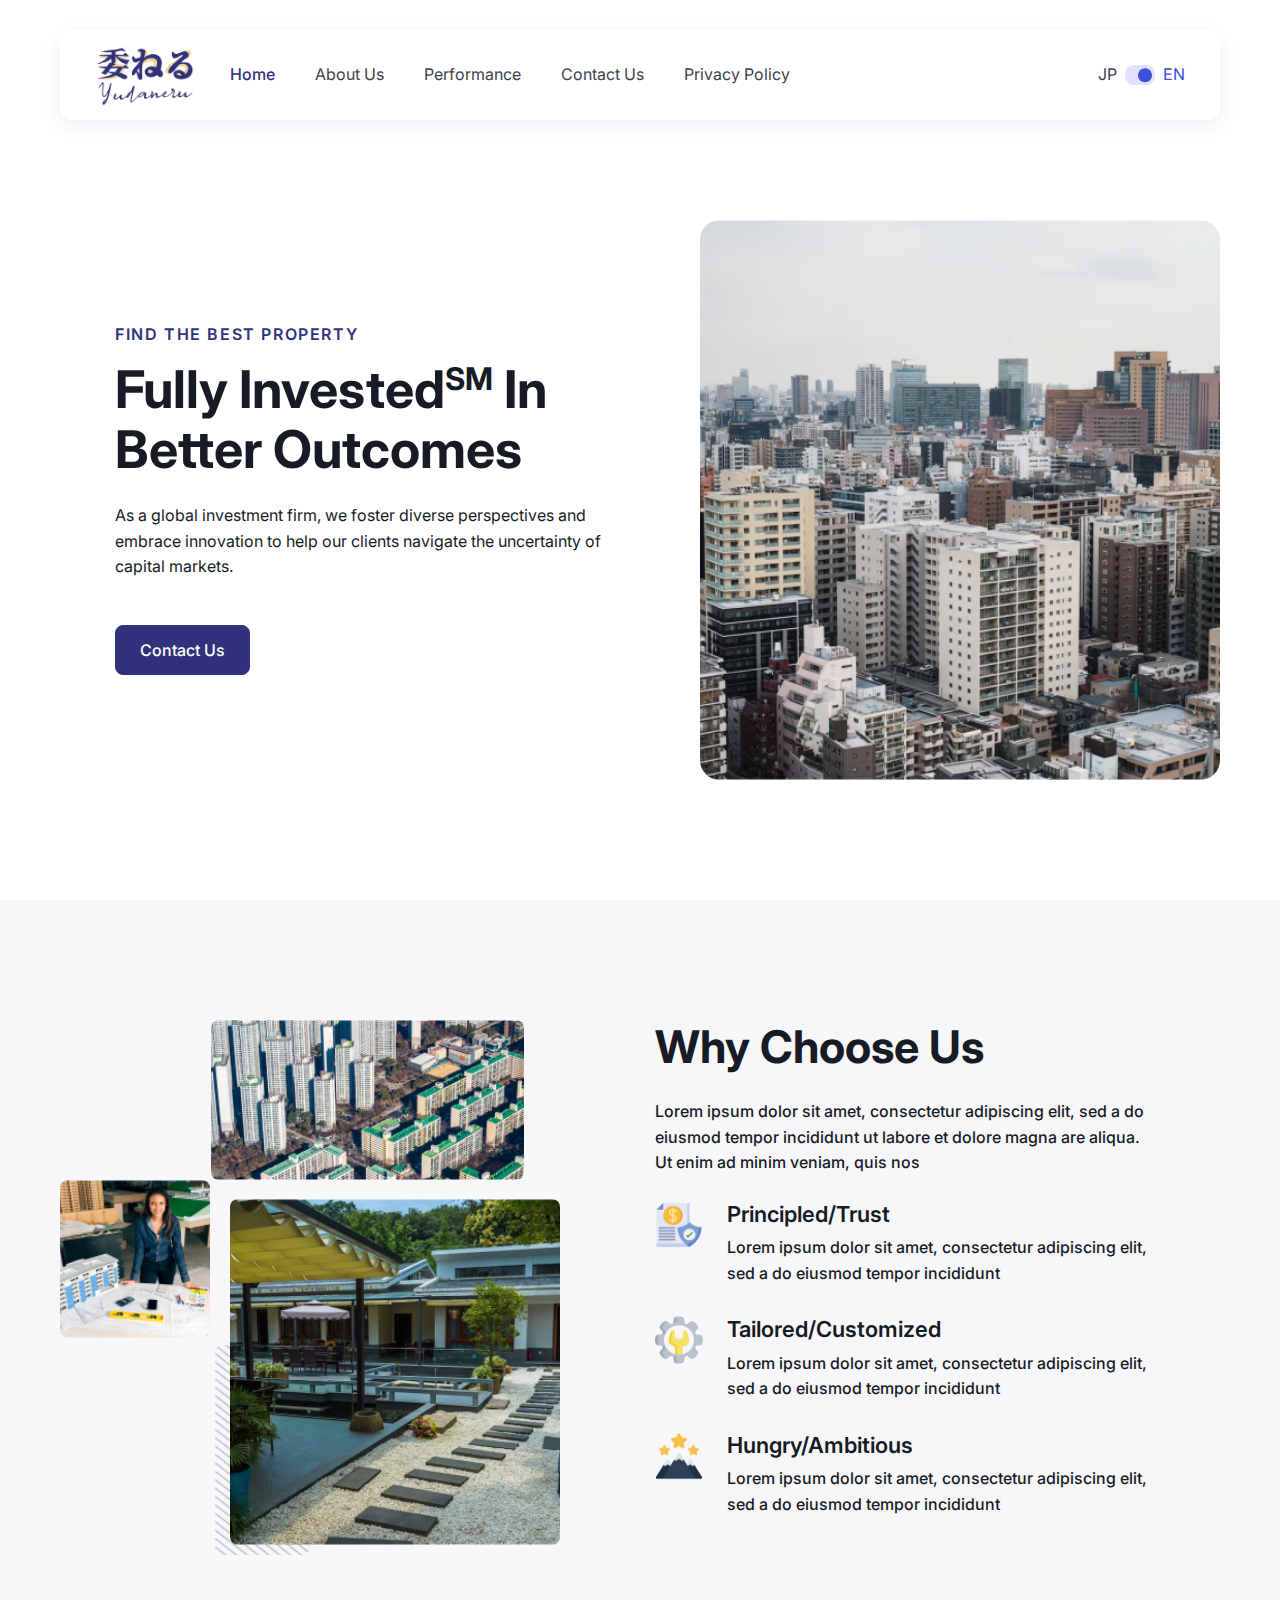
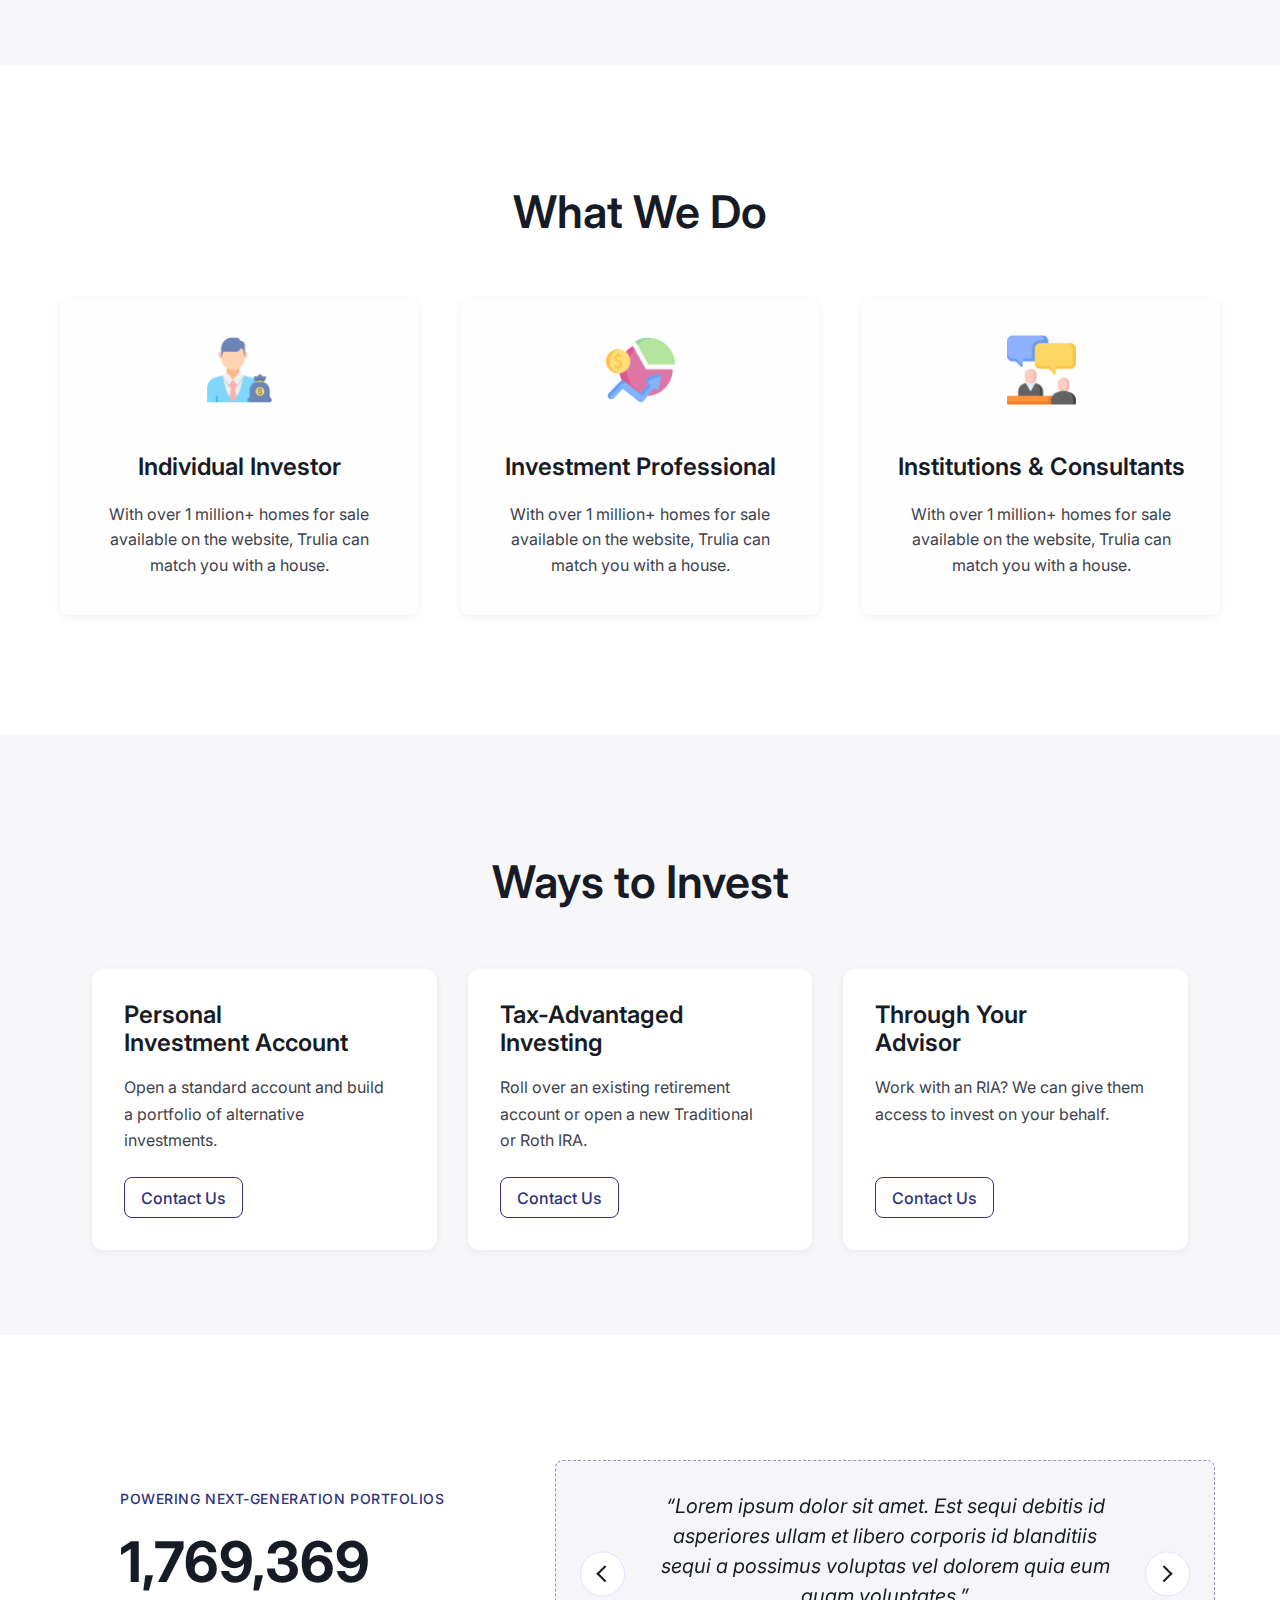
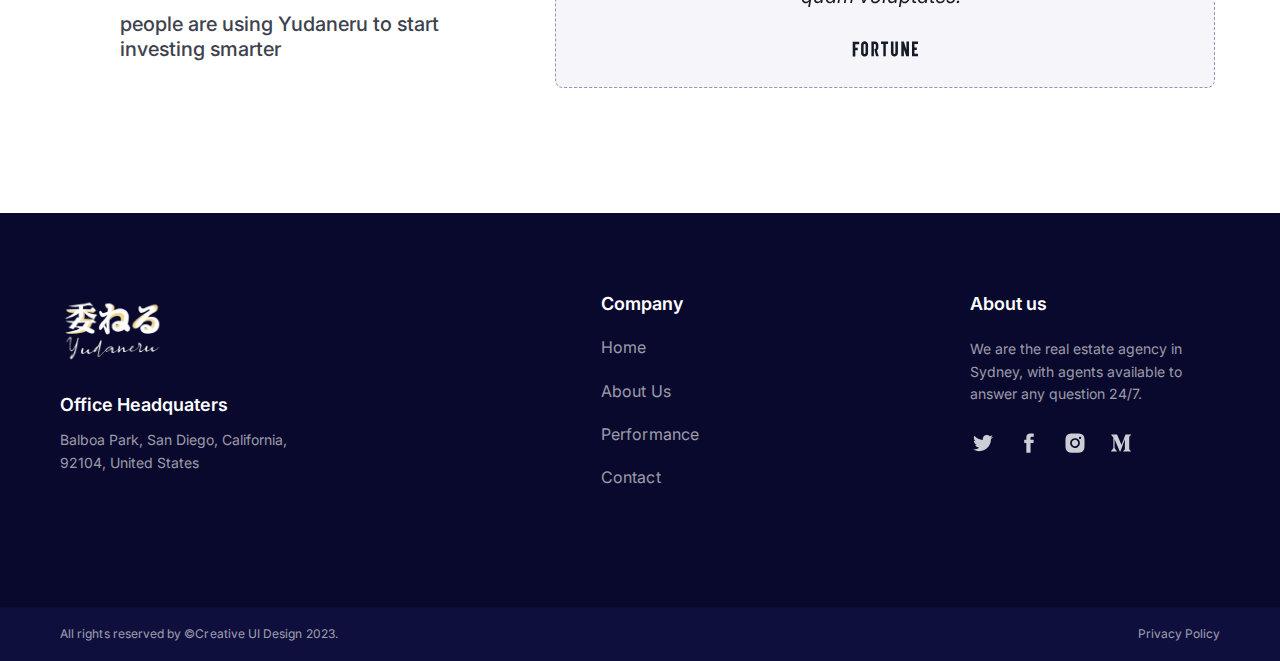
<file: index.html>
<!DOCTYPE html>
<html lang="en">
  <head>
    <meta charset="UTF-8" />
    <meta http-equiv="X-UA-Compatible" content="IE=edge" />
    <meta name="viewport" content="width=device-width, initial-scale=1.0" />
    <link rel="stylesheet" href="css/main.css" />
    <link rel="icon" href="images/logo-small.svg" />
    <link
      rel="stylesheet"
      href="https://cdn.jsdelivr.net/npm/swiper@9/swiper-bundle.min.css"
    />
    <title>yudaneru | Home</title>
  </head>

  <body>
    <div class="main">
      <!-- #header -->
      <header class="header" id="header">
        <div class="autoContainer">
          <div class="header__inner">
            <a href="/" class="logo">
              <img src="images/logo.png" alt="%ProjectName%" />
            </a>
            <div class="nav" id="menu">
              <div class="nav__inner">
                <div class="nav__inner-group">
                  <a href="/" class="nav__inner-link active">Home</a>
                  <a href="about-us.html" class="nav__inner-link">About Us</a>
                  <a href="performance.html" class="nav__inner-link">Performance</a>
                  <a href="contact.html" class="nav__inner-link">Contact Us</a>
                  <a href="scroll.html" class="nav__inner-link">Privacy Policy</a>
                </div>
                <div class="nav__inner-group">
                  <div class="switchLang active">
                    <span>JP</span>
                    <div class="switchLang__label"></div>
                    <span>EN</span>
                  </div>
                </div>
              </div>
            </div>
            <button class="burger" id="menuBtn"></button>
          </div>
        </div>
      </header>
      <!-- #header end -->

      <!-- #hero -->
      <section class="hero">
        <div class="autoContainer">
          <div class="hero__inner">
            <div class="hero__inner-content">
              <strong>FIND THE BEST PROPERTY</strong>
              <h1>Fully Invested<sup>SM</sup> in Better Outcomes</h1>
              <p>
                As a global investment firm, we foster diverse perspectives and
                embrace innovation to help our clients navigate the uncertainty
                of capital markets.
              </p>
              <button class="button button--primary">Contact Us</button>
            </div>
            <div class="hero__inner-banner">
              <div class="hero__banner">
                <img src="images/home/intro.png" alt="banner" />
              </div>
            </div>
          </div>
        </div>
      </section>
      <!-- #hero end -->
      <!-- #whyUs -->
      <section class="whyUs">
        <div class="autoContainer">
          <div class="whyUs__inner">
            <div class="whyUs__inner-banner">
              <div class="whyUs__banner">
                <div class="whyUs__banner-image">
                  <img
                    src="images/home/chooseUs/chooseUs-1.png"
                    alt="project-1"
                  />
                </div>
                <div class="whyUs__banner-image">
                  <img
                    src="images/home/chooseUs/chooseUs-2.png"
                    alt="project-2"
                  />
                </div>
                <div class="whyUs__banner-image">
                  <img
                    src="images/home/chooseUs/chooseUs-3.png"
                    alt="project-3"
                  />
                </div>
                <div class="whyUs__banner-image _shape">
                  <img
                    src="images/illustrations/chooseUsShape.png"
                    alt="Shape"
                  />
                </div>
              </div>
            </div>
            <div class="whyUs__inner-content">
              <h2>Why Choose Us</h2>
              <p>
                Lorem ipsum dolor sit amet, consectetur adipiscing elit, sed a
                do eiusmod tempor incididunt ut labore et dolore magna are
                aliqua. Ut enim ad minim veniam, quis nos
              </p>
              <ul class="whyUs__list">
                <li class="whyUs__list-item">
                  <div class="whyUs__list-item-icon">
                    <img
                      src="images/illustrations/chooseUsIcon-1.png"
                      alt="chooseUsIcon-1"
                    />
                  </div>
                  <h4 class="_sm">Principled/Trust</h4>
                  <p>
                    Lorem ipsum dolor sit amet, consectetur adipiscing elit, sed
                    a do eiusmod tempor incididunt
                  </p>
                </li>
                <li class="whyUs__list-item">
                  <div class="whyUs__list-item-icon">
                    <img
                      src="images/illustrations/chooseUsIcon-2.png"
                      alt="chooseUsIcon-2"
                    />
                  </div>
                  <h4 class="_sm">Tailored/Customized</h4>
                  <p>
                    Lorem ipsum dolor sit amet, consectetur adipiscing elit, sed
                    a do eiusmod tempor incididunt
                  </p>
                </li>
                <li class="whyUs__list-item">
                  <div class="whyUs__list-item-icon">
                    <img
                      src="images/illustrations/chooseUsIcon-3.png"
                      alt="chooseUsIcon-3"
                    />
                  </div>
                  <h4 class="_sm">Hungry/Ambitious</h4>
                  <p>
                    Lorem ipsum dolor sit amet, consectetur adipiscing elit, sed
                    a do eiusmod tempor incididunt
                  </p>
                </li>
              </ul>
            </div>
          </div>
        </div>
      </section>
      <!-- #whyUs end -->
      <!-- #girdService start -->
      <section class="gird grid--service">
        <div class="autoContainer">
          <div class="grid__inner">
            <h2>What We Do</h2>
            <div class="grid__inner-row">
              <div class="gridItem">
                <div class="gridItem__image">
                  <img src="./images/illustrations/service-1.png" alt="" />
                </div>
                <div class="gridItem__info">
                  <h4 class="sm">Individual Investor</h4>
                  <p>
                    With over 1 million+ homes for sale available on the
                    website, Trulia can match you with a house.
                  </p>
                </div>
              </div>

              <div class="gridItem">
                <div class="gridItem__image">
                  <img src="./images/illustrations/service-2.png" alt="" />
                </div>
                <div class="gridItem__info">
                  <h4 class="sm">Investment Professional</h4>
                  <p>
                    With over 1 million+ homes for sale available on the
                    website, Trulia can match you with a house.
                  </p>
                </div>
              </div>

              <div class="gridItem">
                <div class="gridItem__image">
                  <img src="./images/illustrations/service-3.png" alt="" />
                </div>
                <div class="gridItem__info">
                  <h4 class="sm">Institutions & Consultants</h4>
                  <p>
                    With over 1 million+ homes for sale available on the
                    website, Trulia can match you with a house.
                  </p>
                </div>
              </div>
            </div>
          </div>
        </div>
      </section>
      <!-- #girdService end -->
      <!-- #girdInvest start -->
      <section class="grid grid--invest">
        <div class="autoContainer">
          <div class="grid__inner">
            <h2>Ways to Invest</h2>
            <div class="grid__inner-row">
              <div class="gridItem">
                <h4>
                  Personal <br />
                  Investment Account
                </h4>
                <p>
                  Open a standard account and build a portfolio of alternative
                  investments.
                </p>
                <a href="#" class="button button--border"> Contact Us </a>
              </div>
              <div class="gridItem">
                <h4>
                  Tax-Advantaged <br />
                  Investing
                </h4>
                <p>
                  Roll over an existing retirement account or open a new
                  Traditional or Roth IRA.
                </p>
                <a href="#" class="button button--border"> Contact Us </a>
              </div>
              <div class="gridItem">
                <h4>
                  Through Your <br />
                  Advisor
                </h4>
                <p>
                  Work with an RIA? We can give them access to invest on your
                  behalf.
                </p>
                <a href="#" class="button button--border"> Contact Us </a>
              </div>
            </div>
          </div>
        </div>
      </section>
      <!-- #girdInvest end -->
      <!-- #feedbacks -->
      <section class="feedbacks">
        <div class="autoContainer">
          <div class="feedbacks__inner">
            <div class="feedbacks__inner-info">
              <strong>POWERING NEXT-GENERATION PORTFOLIOS</strong>
              <h2>1,769,369</h2>
              <p>people are using Yudaneru to start investing smarter</p>
            </div>
            <div class="feedbacks__slider">
              <div class="swiper" data-swiper="feedbacks">
                <div class="swiper-wrapper">
                  <div class="swiper-slide">
                    <div class="feedbacks__slider-item">
                      <p>
                        “Lorem ipsum dolor sit amet. Est sequi debitis id
                        asperiores ullam et libero corporis id blanditiis sequi
                        a possimus voluptas vel dolorem quia eum quam
                        voluptates.”
                      </p>
                      <div class="feedbacks__slider-item-ico">
                        <svg
                          width="71"
                          height="17"
                          viewBox="0 0 71 17"
                          fill="none"
                          xmlns="http://www.w3.org/2000/svg"
                        >
                          <path
                            d="M9.67397 4.13404V12.834C9.66591 13.3237 9.75538 13.81 9.93718 14.2647C10.119 14.7194 10.3895 15.1333 10.7329 15.4824C11.0763 15.8315 11.4857 16.1088 11.9373 16.2981C12.389 16.4873 12.8738 16.5848 13.3635 16.5848C13.8532 16.5848 14.3379 16.4873 14.7896 16.2981C15.2412 16.1088 15.6507 15.8315 15.9941 15.4824C16.3375 15.1333 16.608 14.7194 16.7898 14.2647C16.9716 13.81 17.061 13.3237 17.053 12.834V4.13404C17.061 3.64442 16.9716 3.15809 16.7898 2.7034C16.608 2.2487 16.3375 1.83474 15.9941 1.48564C15.6507 1.13654 15.2412 0.859282 14.7896 0.670026C14.3379 0.480769 13.8532 0.383301 13.3635 0.383301C12.8738 0.383301 12.389 0.480769 11.9373 0.670026C11.4857 0.859282 11.0763 1.13654 10.7329 1.48564C10.3895 1.83474 10.119 2.2487 9.93718 2.7034C9.75538 3.15809 9.66591 3.64442 9.67397 4.13404ZM12.315 12.834V4.13404C12.3133 3.99432 12.341 3.8558 12.3961 3.72739C12.4511 3.59897 12.5325 3.4835 12.6349 3.38838C12.7372 3.29327 12.8583 3.22062 12.9905 3.17509C13.1226 3.12957 13.2627 3.11218 13.402 3.12404C13.5358 3.11959 13.6691 3.14267 13.7937 3.19185C13.9182 3.24103 14.0314 3.31526 14.1261 3.40995C14.2207 3.50464 14.295 3.61777 14.3442 3.74232C14.3933 3.86688 14.4164 4.00021 14.412 4.13404V12.834C14.4081 13.1007 14.3004 13.3554 14.1119 13.5439C13.9233 13.7325 13.6686 13.8402 13.402 13.844C13.1239 13.854 12.8533 13.7533 12.6495 13.5639C12.4457 13.3746 12.3254 13.1121 12.315 12.834ZM38.335 0.639044H30.878V3.28004H33.286V16.251H35.926V3.28104H38.334V0.638044L38.335 0.639044ZM46.101 0.639044V12.834C46.0927 13.0963 45.9827 13.345 45.7943 13.5276C45.6059 13.7102 45.3538 13.8123 45.0915 13.8123C44.8291 13.8123 44.577 13.7102 44.3886 13.5276C44.2002 13.345 44.0902 13.0963 44.082 12.834V0.639044H41.364V12.834C41.364 13.8228 41.7567 14.771 42.4559 15.4701C43.155 16.1693 44.1032 16.562 45.092 16.562C46.0807 16.562 47.0289 16.1693 47.7281 15.4701C48.4272 14.771 48.82 13.8228 48.82 12.834V0.639044H46.1H46.101ZM70.257 3.28004V0.640044H63.732V16.251H70.257V13.611H66.373V9.57104H68.859V6.93104H66.373V3.28104L70.257 3.28004ZM28.393 16.251H25.597L23.655 8.87204C24.1393 8.7761 24.575 8.51412 24.8868 8.13128C25.1986 7.74845 25.367 7.26878 25.363 6.77504V4.36804C25.3662 4.22435 25.3404 4.08149 25.2869 3.94807C25.2335 3.81466 25.1535 3.69345 25.052 3.59177C24.9504 3.4901 24.8292 3.41005 24.6959 3.35648C24.5625 3.3029 24.4197 3.2769 24.276 3.28004H23.266V16.251H20.626V0.639044H24.276C25.2407 0.630413 26.1706 0.999254 26.8671 1.66682C27.5637 2.3344 27.9716 3.2478 28.004 4.21204V6.69804C28.0395 7.34268 27.9248 7.98676 27.669 8.57954C27.4133 9.17232 27.0233 9.69762 26.53 10.114L28.394 16.25L28.393 16.251ZM57.83 0.639044V9.18404L55.11 0.639044H52.392V16.251H55.11V8.63904L57.596 16.251H60.547V0.639044H57.83ZM0.741967 0.872044V16.484H3.53797V9.80404H6.10097V7.16404H3.53797V3.51404H7.57797V0.871044H0.740967L0.741967 0.872044Z"
                            fill="currentColor"
                          />
                        </svg>
                      </div>
                    </div>
                  </div>
                  <div class="swiper-slide">
                    <div class="feedbacks__slider-item">
                      <p>
                        “Lorem ipsum dolor sit amet. Est sequi debitis id
                        asperiores ullam et libero corporis id blanditiis sequi
                        a possimus voluptas vel dolorem quia eum quam
                        voluptates.”
                      </p>
                      <div class="feedbacks__slider-item-ico">
                        <svg
                          width="71"
                          height="17"
                          viewBox="0 0 71 17"
                          fill="none"
                          xmlns="http://www.w3.org/2000/svg"
                        >
                          <path
                            d="M9.67397 4.13404V12.834C9.66591 13.3237 9.75538 13.81 9.93718 14.2647C10.119 14.7194 10.3895 15.1333 10.7329 15.4824C11.0763 15.8315 11.4857 16.1088 11.9373 16.2981C12.389 16.4873 12.8738 16.5848 13.3635 16.5848C13.8532 16.5848 14.3379 16.4873 14.7896 16.2981C15.2412 16.1088 15.6507 15.8315 15.9941 15.4824C16.3375 15.1333 16.608 14.7194 16.7898 14.2647C16.9716 13.81 17.061 13.3237 17.053 12.834V4.13404C17.061 3.64442 16.9716 3.15809 16.7898 2.7034C16.608 2.2487 16.3375 1.83474 15.9941 1.48564C15.6507 1.13654 15.2412 0.859282 14.7896 0.670026C14.3379 0.480769 13.8532 0.383301 13.3635 0.383301C12.8738 0.383301 12.389 0.480769 11.9373 0.670026C11.4857 0.859282 11.0763 1.13654 10.7329 1.48564C10.3895 1.83474 10.119 2.2487 9.93718 2.7034C9.75538 3.15809 9.66591 3.64442 9.67397 4.13404ZM12.315 12.834V4.13404C12.3133 3.99432 12.341 3.8558 12.3961 3.72739C12.4511 3.59897 12.5325 3.4835 12.6349 3.38838C12.7372 3.29327 12.8583 3.22062 12.9905 3.17509C13.1226 3.12957 13.2627 3.11218 13.402 3.12404C13.5358 3.11959 13.6691 3.14267 13.7937 3.19185C13.9182 3.24103 14.0314 3.31526 14.1261 3.40995C14.2207 3.50464 14.295 3.61777 14.3442 3.74232C14.3933 3.86688 14.4164 4.00021 14.412 4.13404V12.834C14.4081 13.1007 14.3004 13.3554 14.1119 13.5439C13.9233 13.7325 13.6686 13.8402 13.402 13.844C13.1239 13.854 12.8533 13.7533 12.6495 13.5639C12.4457 13.3746 12.3254 13.1121 12.315 12.834ZM38.335 0.639044H30.878V3.28004H33.286V16.251H35.926V3.28104H38.334V0.638044L38.335 0.639044ZM46.101 0.639044V12.834C46.0927 13.0963 45.9827 13.345 45.7943 13.5276C45.6059 13.7102 45.3538 13.8123 45.0915 13.8123C44.8291 13.8123 44.577 13.7102 44.3886 13.5276C44.2002 13.345 44.0902 13.0963 44.082 12.834V0.639044H41.364V12.834C41.364 13.8228 41.7567 14.771 42.4559 15.4701C43.155 16.1693 44.1032 16.562 45.092 16.562C46.0807 16.562 47.0289 16.1693 47.7281 15.4701C48.4272 14.771 48.82 13.8228 48.82 12.834V0.639044H46.1H46.101ZM70.257 3.28004V0.640044H63.732V16.251H70.257V13.611H66.373V9.57104H68.859V6.93104H66.373V3.28104L70.257 3.28004ZM28.393 16.251H25.597L23.655 8.87204C24.1393 8.7761 24.575 8.51412 24.8868 8.13128C25.1986 7.74845 25.367 7.26878 25.363 6.77504V4.36804C25.3662 4.22435 25.3404 4.08149 25.2869 3.94807C25.2335 3.81466 25.1535 3.69345 25.052 3.59177C24.9504 3.4901 24.8292 3.41005 24.6959 3.35648C24.5625 3.3029 24.4197 3.2769 24.276 3.28004H23.266V16.251H20.626V0.639044H24.276C25.2407 0.630413 26.1706 0.999254 26.8671 1.66682C27.5637 2.3344 27.9716 3.2478 28.004 4.21204V6.69804C28.0395 7.34268 27.9248 7.98676 27.669 8.57954C27.4133 9.17232 27.0233 9.69762 26.53 10.114L28.394 16.25L28.393 16.251ZM57.83 0.639044V9.18404L55.11 0.639044H52.392V16.251H55.11V8.63904L57.596 16.251H60.547V0.639044H57.83ZM0.741967 0.872044V16.484H3.53797V9.80404H6.10097V7.16404H3.53797V3.51404H7.57797V0.871044H0.740967L0.741967 0.872044Z"
                            fill="currentColor"
                          />
                        </svg>
                      </div>
                    </div>
                  </div>
                  <div class="swiper-slide">
                    <div class="feedbacks__slider-item">
                      <p>
                        “Lorem ipsum dolor sit amet. Est sequi debitis id
                        asperiores ullam et libero corporis id blanditiis sequi
                        a possimus voluptas vel dolorem quia eum quam
                        voluptates.”
                      </p>
                      <div class="feedbacks__slider-item-ico">
                        <svg
                          width="71"
                          height="17"
                          viewBox="0 0 71 17"
                          fill="none"
                          xmlns="http://www.w3.org/2000/svg"
                        >
                          <path
                            d="M9.67397 4.13404V12.834C9.66591 13.3237 9.75538 13.81 9.93718 14.2647C10.119 14.7194 10.3895 15.1333 10.7329 15.4824C11.0763 15.8315 11.4857 16.1088 11.9373 16.2981C12.389 16.4873 12.8738 16.5848 13.3635 16.5848C13.8532 16.5848 14.3379 16.4873 14.7896 16.2981C15.2412 16.1088 15.6507 15.8315 15.9941 15.4824C16.3375 15.1333 16.608 14.7194 16.7898 14.2647C16.9716 13.81 17.061 13.3237 17.053 12.834V4.13404C17.061 3.64442 16.9716 3.15809 16.7898 2.7034C16.608 2.2487 16.3375 1.83474 15.9941 1.48564C15.6507 1.13654 15.2412 0.859282 14.7896 0.670026C14.3379 0.480769 13.8532 0.383301 13.3635 0.383301C12.8738 0.383301 12.389 0.480769 11.9373 0.670026C11.4857 0.859282 11.0763 1.13654 10.7329 1.48564C10.3895 1.83474 10.119 2.2487 9.93718 2.7034C9.75538 3.15809 9.66591 3.64442 9.67397 4.13404ZM12.315 12.834V4.13404C12.3133 3.99432 12.341 3.8558 12.3961 3.72739C12.4511 3.59897 12.5325 3.4835 12.6349 3.38838C12.7372 3.29327 12.8583 3.22062 12.9905 3.17509C13.1226 3.12957 13.2627 3.11218 13.402 3.12404C13.5358 3.11959 13.6691 3.14267 13.7937 3.19185C13.9182 3.24103 14.0314 3.31526 14.1261 3.40995C14.2207 3.50464 14.295 3.61777 14.3442 3.74232C14.3933 3.86688 14.4164 4.00021 14.412 4.13404V12.834C14.4081 13.1007 14.3004 13.3554 14.1119 13.5439C13.9233 13.7325 13.6686 13.8402 13.402 13.844C13.1239 13.854 12.8533 13.7533 12.6495 13.5639C12.4457 13.3746 12.3254 13.1121 12.315 12.834ZM38.335 0.639044H30.878V3.28004H33.286V16.251H35.926V3.28104H38.334V0.638044L38.335 0.639044ZM46.101 0.639044V12.834C46.0927 13.0963 45.9827 13.345 45.7943 13.5276C45.6059 13.7102 45.3538 13.8123 45.0915 13.8123C44.8291 13.8123 44.577 13.7102 44.3886 13.5276C44.2002 13.345 44.0902 13.0963 44.082 12.834V0.639044H41.364V12.834C41.364 13.8228 41.7567 14.771 42.4559 15.4701C43.155 16.1693 44.1032 16.562 45.092 16.562C46.0807 16.562 47.0289 16.1693 47.7281 15.4701C48.4272 14.771 48.82 13.8228 48.82 12.834V0.639044H46.1H46.101ZM70.257 3.28004V0.640044H63.732V16.251H70.257V13.611H66.373V9.57104H68.859V6.93104H66.373V3.28104L70.257 3.28004ZM28.393 16.251H25.597L23.655 8.87204C24.1393 8.7761 24.575 8.51412 24.8868 8.13128C25.1986 7.74845 25.367 7.26878 25.363 6.77504V4.36804C25.3662 4.22435 25.3404 4.08149 25.2869 3.94807C25.2335 3.81466 25.1535 3.69345 25.052 3.59177C24.9504 3.4901 24.8292 3.41005 24.6959 3.35648C24.5625 3.3029 24.4197 3.2769 24.276 3.28004H23.266V16.251H20.626V0.639044H24.276C25.2407 0.630413 26.1706 0.999254 26.8671 1.66682C27.5637 2.3344 27.9716 3.2478 28.004 4.21204V6.69804C28.0395 7.34268 27.9248 7.98676 27.669 8.57954C27.4133 9.17232 27.0233 9.69762 26.53 10.114L28.394 16.25L28.393 16.251ZM57.83 0.639044V9.18404L55.11 0.639044H52.392V16.251H55.11V8.63904L57.596 16.251H60.547V0.639044H57.83ZM0.741967 0.872044V16.484H3.53797V9.80404H6.10097V7.16404H3.53797V3.51404H7.57797V0.871044H0.740967L0.741967 0.872044Z"
                            fill="currentColor"
                          />
                        </svg>
                      </div>
                    </div>
                  </div>
                </div>
              </div>
              <div class="swiper-arrow swiper-arrow-prev">
                <span class="custIcon custIcon--left"></span>
              </div>
              <div class="swiper-arrow swiper-arrow-next">
                <span class="custIcon custIcon--right"></span>
              </div>
            </div>
          </div>
        </div>
      </section>
      <!-- #feedbacks end -->
      <!-- #footer -->
      <footer class="footer">
        <div class="autoContainer">
          <div class="footer__inner">
            <div class="footer__inner-info">
              <div class="logo">
                <img src="images/logoLight.png" alt="yudaneru" />
              </div>
              <div class="footer__inner-info-group">
                <h6>Office Headquaters</h6>
                <p class="_sm">
                  Balboa Park, San Diego, California, 92104, United States
                </p>
              </div>
            </div>
            <div class="footer__inner-links">
              <div class="footer__inner-links-column">
                <h6>Company</h6>
                <a href="#" class="footer__inner-link">Home</a>
                <a href="#" class="footer__inner-link">About Us</a>
                <a href="#" class="footer__inner-link">Performance</a>
                <a href="#" class="footer__inner-link">Contact</a>
              </div>
            </div>
            <div class="footer__inner-social">
              <h6>About us</h6>
              <p class="_sm">
                We are the real estate agency in Sydney, with agents available
                to answer any question 24/7.
              </p>
              <div class="footer__inner-social-links">
                <a href="#" class="button button--icon">
                  <svg
                    width="20"
                    height="17"
                    viewBox="0 0 20 17"
                    fill="none"
                    xmlns="http://www.w3.org/2000/svg"
                  >
                    <path
                      d="M20 2.41598C19.2477 2.74211 18.452 2.95886 17.6375 3.05958C18.4959 2.5534 19.1376 1.75188 19.4412 0.806881C18.6376 1.2805 17.7585 1.61407 16.8418 1.79317C16.2797 1.19621 15.5498 0.78116 14.7471 0.601976C13.9443 0.422793 13.106 0.487767 12.3409 0.78845C11.5758 1.08913 10.9195 1.61162 10.4572 2.28797C9.99495 2.96432 9.74811 3.76325 9.7488 4.58088C9.74565 4.89288 9.77753 5.20426 9.84384 5.50924C8.21268 5.42977 6.61677 5.00905 5.16043 4.27459C3.70409 3.54013 2.42012 2.50846 1.39245 1.24705C0.864844 2.14345 0.701343 3.20617 0.935321 4.2183C1.1693 5.23043 1.78312 6.11566 2.65149 6.69331C2.00274 6.67589 1.3677 6.50375 0.799894 6.19139V6.23579C0.800962 7.1768 1.1282 8.08871 1.72653 8.81803C2.32485 9.54734 3.15773 10.0495 4.08496 10.2401C3.73418 10.332 3.37266 10.3771 3.00991 10.3743C2.74943 10.3788 2.48922 10.3555 2.23377 10.3046C2.49877 11.1134 3.00949 11.8206 3.69562 12.3289C4.38176 12.8373 5.20957 13.1218 6.0651 13.1432C4.61377 14.2712 2.82387 14.8832 0.981439 14.8813C0.653423 14.8834 0.325605 14.8647 0 14.8252C1.87484 16.0258 4.05953 16.661 6.2899 16.6538C13.8348 16.6538 17.96 10.4425 17.96 5.05838C17.96 4.87816 17.9537 4.70439 17.9449 4.53164C18.7537 3.95644 19.4501 3.23949 20 2.41598Z"
                      fill="currentColor"
                    />
                  </svg>
                </a>
                <a href="#" class="button button--icon">
                  <svg
                    width="10"
                    height="21"
                    viewBox="0 0 10 21"
                    fill="none"
                    xmlns="http://www.w3.org/2000/svg"
                  >
                    <path
                      fill-rule="evenodd"
                      clip-rule="evenodd"
                      d="M2.2014 10.6554V20.4092C2.2014 20.541 2.3185 20.6728 2.48244 20.6728H6.3466C6.48712 20.6728 6.62763 20.563 6.62763 20.4092V10.4796H9.41452C9.55503 10.4796 9.67213 10.3698 9.69555 10.238L9.92974 7.27228C9.95316 7.11851 9.81265 6.9867 9.64871 6.9867H6.60422V4.87776C6.60422 4.37249 7.02576 3.97706 7.5644 3.97706H9.71897C9.85948 3.97706 10 3.86722 10 3.71345V0.747748C10 0.615939 9.8829 0.484131 9.71897 0.484131H6.06557C3.93443 0.484131 2.2014 2.10977 2.2014 4.10887V6.9867H0.281031C0.140515 6.9867 0 7.09654 0 7.25032V10.238C0 10.3698 0.117096 10.5016 0.281031 10.5016H2.2014V10.6554Z"
                      fill="currentColor"
                    />
                  </svg>
                </a>
                <a href="#" class="button button--icon">
                  <svg
                    width="20"
                    height="21"
                    viewBox="0 0 20 21"
                    fill="none"
                    xmlns="http://www.w3.org/2000/svg"
                  >
                    <path
                      d="M9.98328 13.9391C9.32467 13.9391 8.68085 13.7419 8.13323 13.3726C7.58562 13.0032 7.1588 12.4782 6.90676 11.864C6.65472 11.2498 6.58878 10.5739 6.71727 9.92188C6.84576 9.26983 7.16291 8.67088 7.62862 8.20078C8.09433 7.73067 8.68768 7.41053 9.33363 7.28083C9.97959 7.15113 10.6491 7.21769 11.2576 7.47211C11.8661 7.72653 12.3862 8.15737 12.7521 8.71015C13.118 9.26294 13.3133 9.91283 13.3133 10.5777C13.3133 11.0191 13.2271 11.4562 13.0598 11.864C12.8925 12.2718 12.6472 12.6424 12.3379 12.9545C12.0287 13.2667 11.6616 13.5143 11.2576 13.6832C10.8536 13.8521 10.4206 13.9391 9.98328 13.9391Z"
                      fill="currentColor"
                    />
                    <path
                      fill-rule="evenodd"
                      clip-rule="evenodd"
                      d="M19.48 3.96668C19.7652 4.75344 19.9206 5.58208 19.94 6.41961C20 7.48961 20 7.83282 20 10.5785C20 12.2689 19.9773 13.0487 19.9598 13.6481C19.9489 14.0222 19.94 14.3261 19.94 14.7374C19.9206 15.5749 19.7652 16.4035 19.48 17.1903C19.2283 17.8648 18.8322 18.4749 18.32 18.977C17.8248 19.4944 17.2196 19.8914 16.55 20.1379C15.7727 20.4345 14.9509 20.5949 14.12 20.6123C13.06 20.6729 12.72 20.6729 10 20.6729C7.28 20.6729 6.94 20.6729 5.88 20.6123C5.04915 20.5949 4.22734 20.4345 3.45 20.1379C2.78168 19.8889 2.17693 19.4923 1.68 18.977C1.16743 18.4771 0.774175 17.8662 0.529999 17.1903C0.23616 16.4056 0.0772095 15.5761 0.0599995 14.7374C0 13.6674 0 13.3242 0 10.5785C0 7.83282 0 7.48961 0.0599995 6.41961C0.0772095 5.58092 0.23616 4.75136 0.529999 3.96668C0.774175 3.2908 1.16743 2.67983 1.68 2.17998C2.17693 1.66473 2.78168 1.26811 3.45 1.01913C4.22734 0.72252 5.04915 0.56207 5.88 0.544697C6.94 0.484131 7.28 0.484131 10 0.484131C12.72 0.484131 13.06 0.484131 14.12 0.544697C14.9509 0.56207 15.7727 0.72252 16.55 1.01913C17.2196 1.26561 17.8248 1.66257 18.32 2.17998C18.83 2.68397 19.2257 3.29352 19.48 3.96668ZM15.325 3.97575C15.0877 3.97575 14.8557 4.0468 14.6583 4.1799C14.461 4.313 14.3072 4.50218 14.2163 4.72352C14.1255 4.94486 14.1018 5.18842 14.1481 5.42339C14.1944 5.65837 14.3087 5.8742 14.4765 6.04361C14.6443 6.21302 14.8581 6.32838 15.0909 6.37512C15.3237 6.42186 15.565 6.39787 15.7842 6.30619C16.0035 6.21451 16.1909 6.05925 16.3228 5.86005C16.4546 5.66085 16.525 5.42665 16.525 5.18708C16.525 4.86581 16.3986 4.55771 16.1735 4.33054C15.9485 4.10337 15.6433 3.97575 15.325 3.97575ZM9.98328 5.39925C8.96909 5.40125 7.97825 5.70665 7.13594 6.27688C6.29363 6.8471 5.63766 7.65655 5.25092 8.60295C4.86417 9.54936 4.76401 10.5902 4.96308 11.5941C5.16215 12.5979 5.65152 13.5197 6.36936 14.2429C7.0872 14.9661 8.00129 15.4583 8.99614 15.6573C9.99099 15.8563 11.0219 15.7531 11.9588 15.3609C12.8956 14.9687 13.6962 14.3049 14.2594 13.4536C14.8227 12.6022 15.1233 11.6014 15.1233 10.5777C15.1246 9.8964 14.9925 9.22159 14.7345 8.59206C14.4766 7.96252 14.0978 7.39068 13.6202 6.90942C13.1425 6.42816 12.5752 6.04699 11.9511 5.78782C11.3269 5.52864 10.6582 5.39659 9.98328 5.39925Z"
                      fill="currentColor"
                    />
                  </svg>
                </a>
                <a href="#" class="button button--icon">
                  <svg
                    width="19"
                    height="17"
                    viewBox="0 0 19 17"
                    fill="none"
                    xmlns="http://www.w3.org/2000/svg"
                  >
                    <path
                      d="M2.25304 3.79767C2.27662 3.54795 2.18767 3.30115 2.01353 3.13305L0.239495 0.844771V0.50293H5.74792L10.0056 10.5011L13.7488 0.50293H19V0.844771L17.4832 2.40191C17.3524 2.50863 17.2876 2.68406 17.3146 2.85768V14.2992C17.2876 14.4728 17.3524 14.6482 17.4832 14.7549L18.9645 16.3121V16.6539H11.5135V16.3121L13.0481 14.7169C13.1989 14.5555 13.1989 14.5081 13.1989 14.2611V5.01303L8.93232 16.6159H8.35572L3.38841 5.01303V12.7895C3.34703 13.1164 3.44844 13.4455 3.66338 13.682L5.65921 16.2741V16.6159H0V16.2741L1.99577 13.682C2.20923 13.4451 2.3047 13.1138 2.25304 12.7895V3.79767Z"
                      fill="currentColor"
                    />
                  </svg>
                </a>
              </div>
            </div>
          </div>
          <div class="footer__copyright">
            <p class="_sm">All rights reserved by ©Creative UI Design 2023.</p>
            <a href="#" id="">Privacy Policy</a>
          </div>
        </div>
      </footer>
      <!-- #footer end -->
    </div>

    <script src="https://cdn.jsdelivr.net/npm/swiper@9/swiper-bundle.min.js"></script>
    <script src="js/main.js"></script>
    <script src="js/swiper.js"></script>
  </body>
</html>
</file>
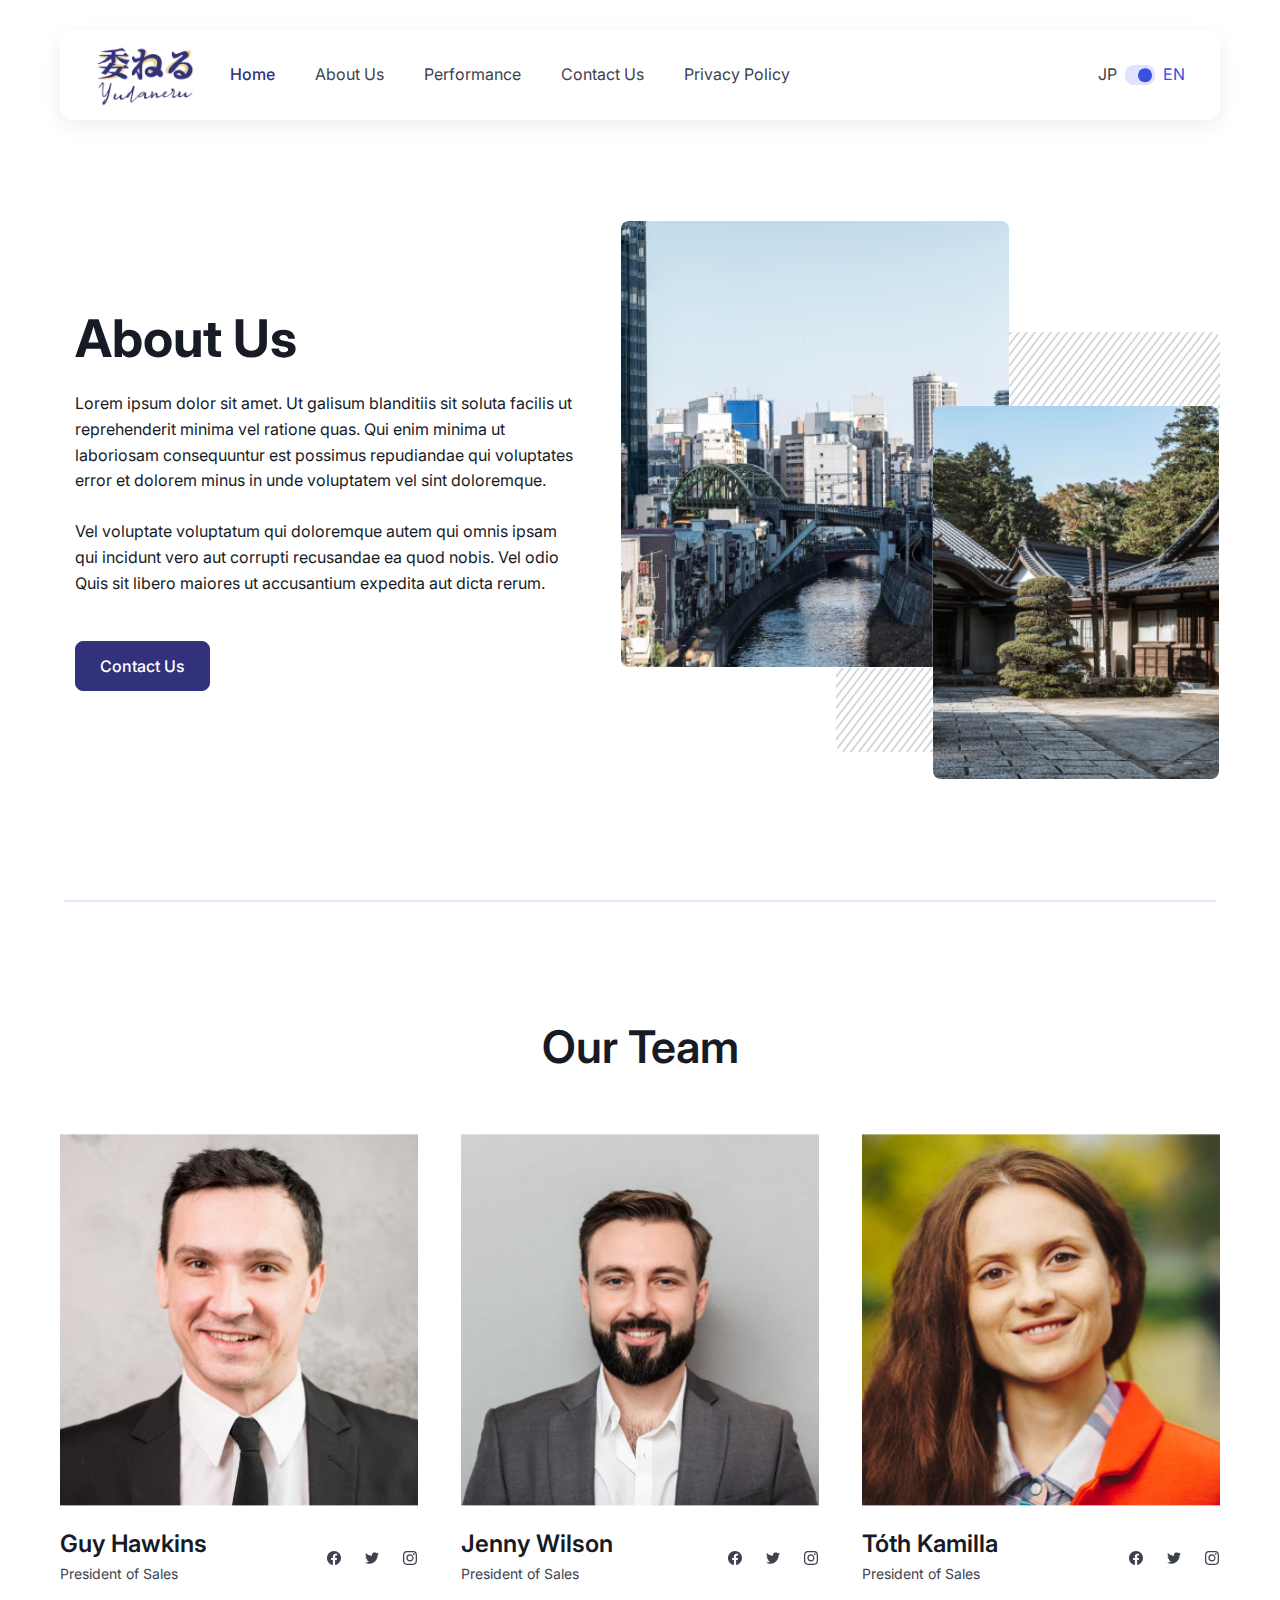
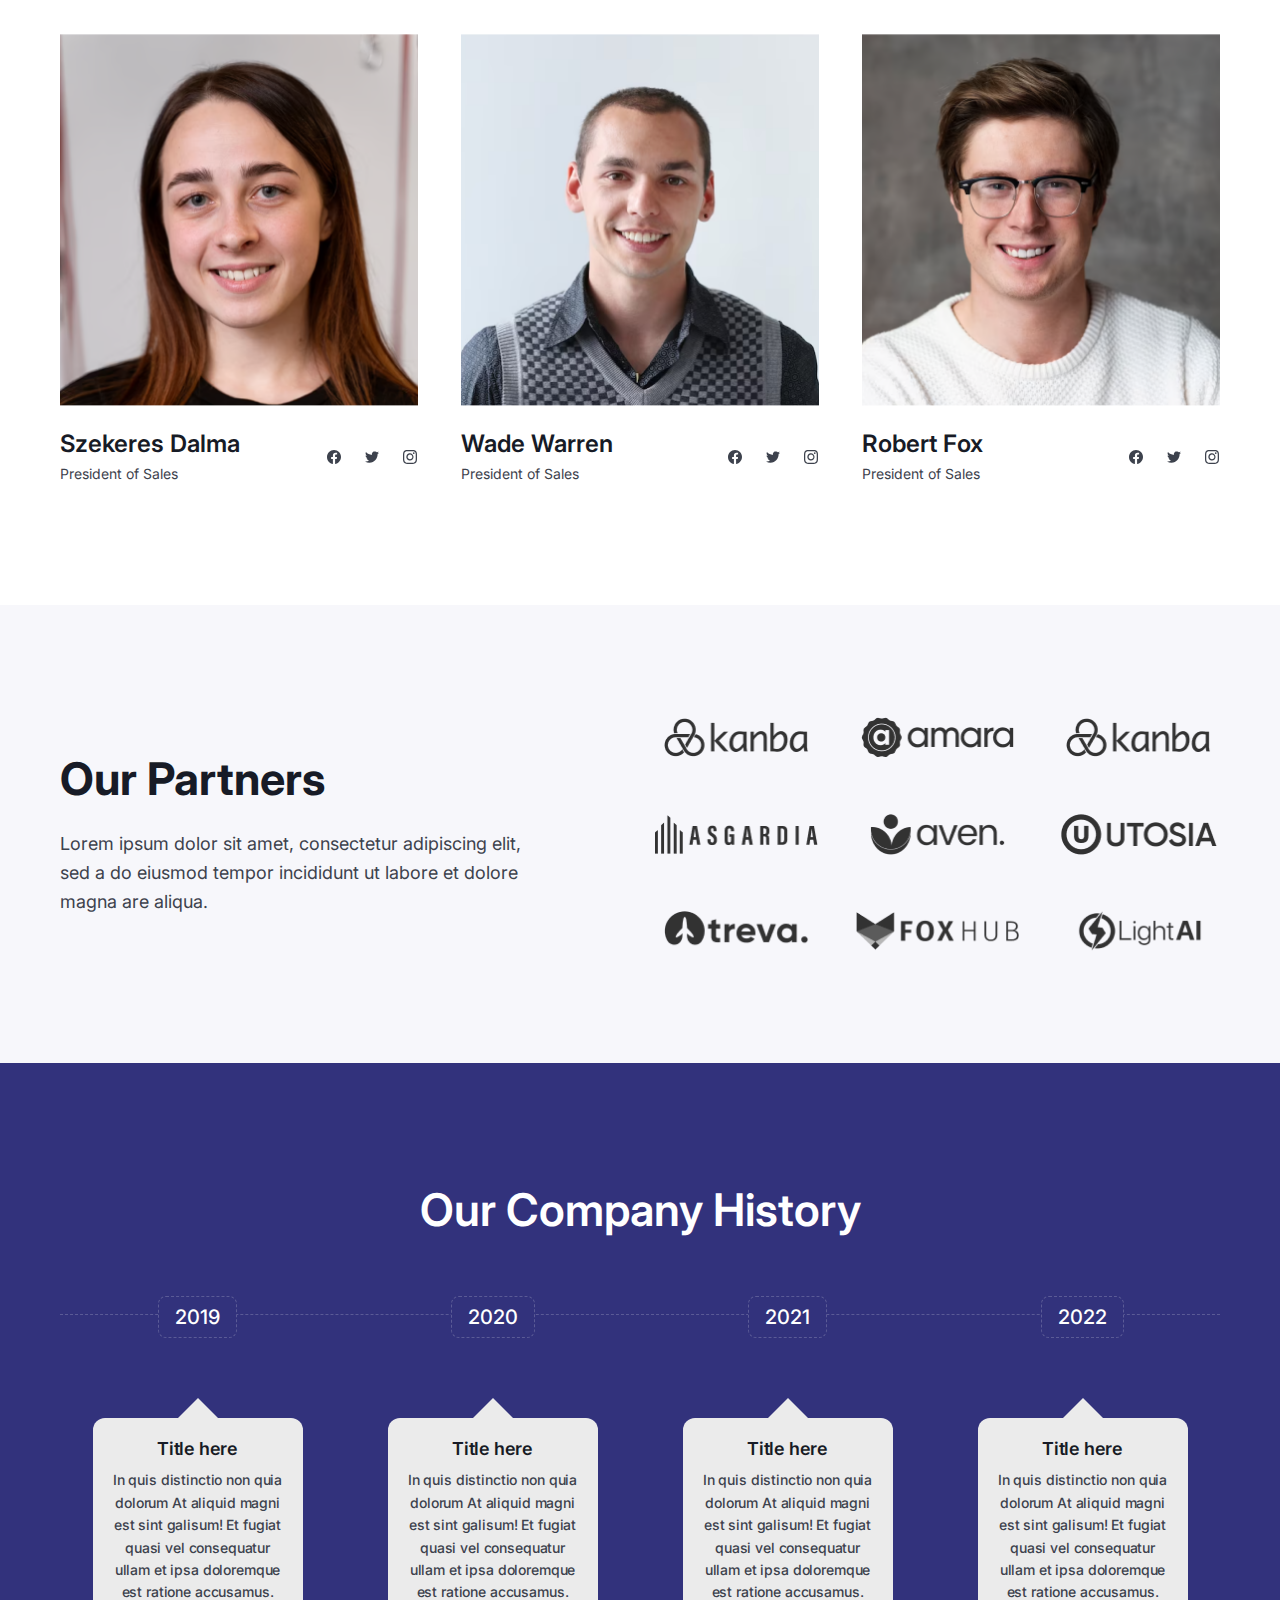
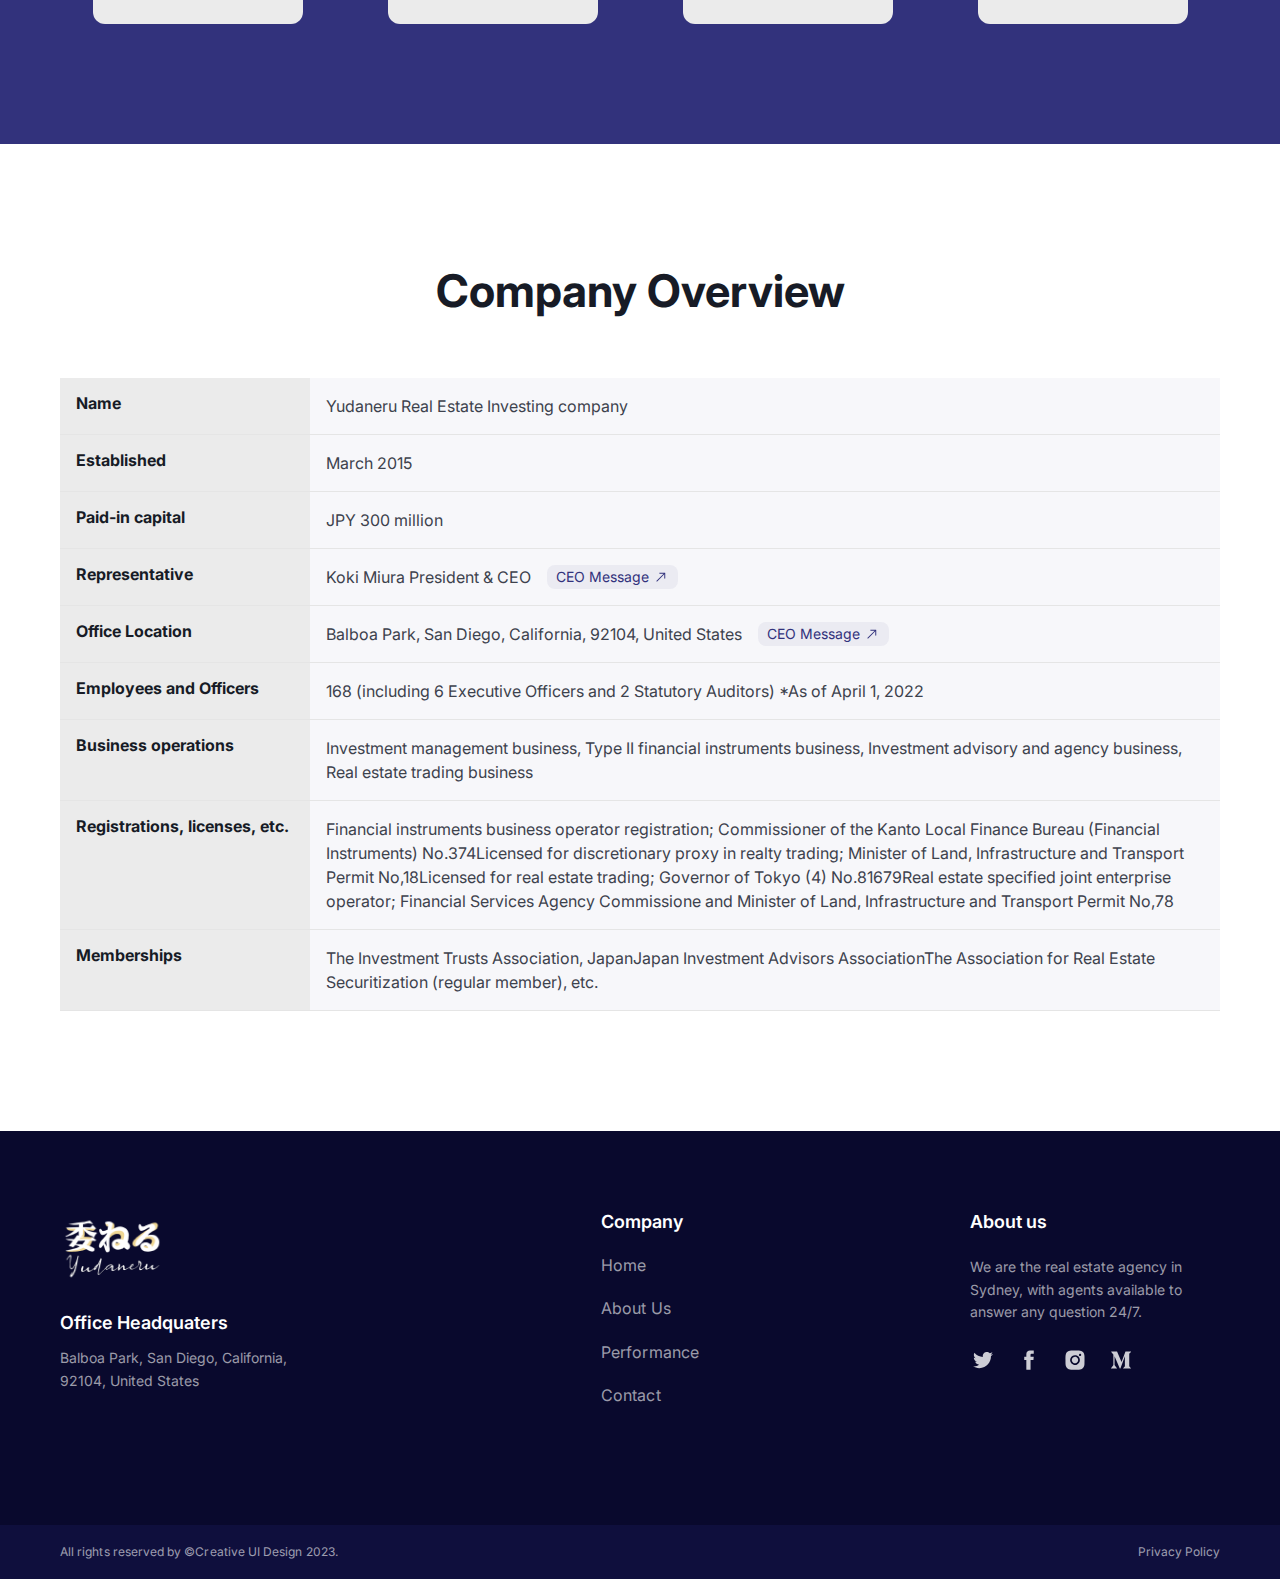
<file: about-us.html>
<!DOCTYPE html>
<html lang="en">
  <head>
    <meta charset="UTF-8" />
    <meta http-equiv="X-UA-Compatible" content="IE=edge" />
    <meta name="viewport" content="width=device-width, initial-scale=1.0" />
    <link rel="stylesheet" href="css/main.css" />
    <link rel="icon" href="images/logo-small.svg" />
    <title>yudaneru | Home</title>
  </head>
  <body>
    <div class="main">
      <!-- #header -->
      <header class="header" id="header">
        <div class="autoContainer">
          <div class="header__inner">
            <a href="/" class="logo">
              <img src="images/logo.png" alt="%ProjectName%" />
            </a>
            <div class="nav" id="menu">
              <div class="nav__inner">
                <div class="nav__inner-group">
                  <a href="/" class="nav__inner-link active">Home</a>
                  <a href="about-us.html" class="nav__inner-link">About Us</a>
                  <a href="performance.html" class="nav__inner-link">Performance</a>
                  <a href="contact.html" class="nav__inner-link">Contact Us</a>
                  <a href="scroll.html" class="nav__inner-link">Privacy Policy</a>
                </div>
                <div class="nav__inner-group">
                  <div class="switchLang active">
                    <span>JP</span>
                    <div class="switchLang__label"></div>
                    <span>EN</span>
                  </div>
                </div>
              </div>
            </div>
            <button class="burger" id="menuBtn"></button>
          </div>
        </div>
      </header>
      <!-- #header end -->

      <!-- #hero -->
      <section class="hero hero--border">
        <div class="autoContainer">
          <div class="hero__inner">
            <div class="hero__inner-content">
              <h1>About Us</h1>
              <p>
                Lorem ipsum dolor sit amet. Ut galisum blanditiis sit soluta
                facilis ut reprehenderit minima vel ratione quas. Qui enim
                minima ut laboriosam consequuntur est possimus repudiandae qui
                voluptates error et dolorem minus in unde voluptatem vel sint
                doloremque.
                <br />
                <br />
                Vel voluptate voluptatum qui doloremque autem qui omnis ipsam
                qui incidunt vero aut corrupti recusandae ea quod nobis. Vel
                odio Quis sit libero maiores ut accusantium expedita aut dicta
                rerum.
              </p>
              <button class="button button--primary">Contact Us</button>
            </div>
            <div class="hero__inner-banner _advanced">
              <div class="hero__banner">
                <div class="hero__banner-image">
                  <img src="images/about/about-1.png" alt="banner" />
                </div>
                <div class="hero__banner-image">
                  <img src="images/about/about-2.png" alt="banner" />
                </div>
                <div class="hero__banner-image _shape">
                  <img src="images/about/aboutShape.png" alt="banner" />
                </div>
                <div class="hero__banner-image _shape">
                  <img src="images/about/aboutShape.png" alt="banner" />
                </div>
              </div>
            </div>
          </div>
        </div>
      </section>
      <!-- #hero end -->
      <!-- #gridTeam start -->
      <section class="grid grid--team">
        <div class="autoContainer">
          <div class="grid__inner">
            <h2>Our Team</h2>
            <div class="grid__inner-row">
              <div class="gridItem">
                <div class="gridItem__image">
                  <div class="ratioImage">
                    <img src="./images/team/team-1.png" alt="" />
                  </div>
                </div>
                <div class="gridItem__info">
                  <div class="gridItem__info-text">
                    <h4>Guy Hawkins</h4>
                    <p class="_sm">President of Sales</p>
                  </div>
                  <div class="gridItem__info-social">
                    <a href="#" class="button button--icon smIcon">
                      <svg
                        width="16"
                        height="17"
                        viewBox="0 0 16 17"
                        fill="none"
                        xmlns="http://www.w3.org/2000/svg"
                      >
                        <path
                          d="M16 8.46992C16 4.02392 12.418 0.419922 8.00005 0.419922C3.58005 0.420922 -0.00195312 4.02392 -0.00195312 8.47092C-0.00195312 12.4879 2.92405 15.8179 6.74805 16.4219V10.7969H4.71805V8.47092H6.75005V6.69592C6.75005 4.67892 7.94505 3.56492 9.77205 3.56492C10.648 3.56492 11.563 3.72192 11.563 3.72192V5.70192H10.554C9.56105 5.70192 9.25105 6.32292 9.25105 6.95992V8.46992H11.469L11.115 10.7959H9.25005V16.4209C13.074 15.8169 16 12.4869 16 8.46992Z"
                        />
                      </svg>
                    </a>
                    <a href="#" class="button button--icon smIcon">
                      <svg
                        width="20"
                        height="17"
                        viewBox="0 0 20 17"
                        fill="none"
                        xmlns="http://www.w3.org/2000/svg"
                      >
                        <path
                          d="M20 2.41598C19.2477 2.74211 18.452 2.95886 17.6375 3.05958C18.4959 2.5534 19.1376 1.75188 19.4412 0.806881C18.6376 1.2805 17.7585 1.61407 16.8418 1.79317C16.2797 1.19621 15.5498 0.78116 14.7471 0.601976C13.9443 0.422793 13.106 0.487767 12.3409 0.78845C11.5758 1.08913 10.9195 1.61162 10.4572 2.28797C9.99495 2.96432 9.74811 3.76325 9.7488 4.58088C9.74565 4.89288 9.77753 5.20426 9.84384 5.50924C8.21268 5.42977 6.61677 5.00905 5.16043 4.27459C3.70409 3.54013 2.42012 2.50846 1.39245 1.24705C0.864844 2.14345 0.701343 3.20617 0.935321 4.2183C1.1693 5.23043 1.78312 6.11566 2.65149 6.69331C2.00274 6.67589 1.3677 6.50375 0.799894 6.19139V6.23579C0.800962 7.1768 1.1282 8.08871 1.72653 8.81803C2.32485 9.54734 3.15773 10.0495 4.08496 10.2401C3.73418 10.332 3.37266 10.3771 3.00991 10.3743C2.74943 10.3788 2.48922 10.3555 2.23377 10.3046C2.49877 11.1134 3.00949 11.8206 3.69562 12.3289C4.38176 12.8373 5.20957 13.1218 6.0651 13.1432C4.61377 14.2712 2.82387 14.8832 0.981439 14.8813C0.653423 14.8834 0.325605 14.8647 0 14.8252C1.87484 16.0258 4.05953 16.661 6.2899 16.6538C13.8348 16.6538 17.96 10.4425 17.96 5.05838C17.96 4.87816 17.9537 4.70439 17.9449 4.53164C18.7537 3.95644 19.4501 3.23949 20 2.41598Z"
                        />
                      </svg>
                    </a>
                    <a href="#" class="button button--icon smIcon">
                      <svg
                        width="16"
                        height="17"
                        viewBox="0 0 16 17"
                        fill="none"
                        xmlns="http://www.w3.org/2000/svg"
                      >
                        <g clip-path="url(#clip0_301_254)">
                          <path
                            d="M8 0.420898C5.829 0.420898 5.556 0.430898 4.703 0.468898C3.85 0.508898 3.269 0.642898 2.76 0.840898C2.22609 1.04172 1.74249 1.35672 1.343 1.7639C0.936076 2.16359 0.621107 2.64714 0.42 3.1809C0.222 3.6889 0.087 4.2709 0.048 5.1209C0.01 5.9759 0 6.2479 0 8.4219C0 10.5939 0.01 10.8659 0.048 11.7189C0.088 12.5709 0.222 13.1519 0.42 13.6609C0.625 14.1869 0.898 14.6329 1.343 15.0779C1.787 15.5229 2.233 15.7969 2.759 16.0009C3.269 16.1989 3.849 16.3339 4.701 16.3729C5.555 16.4109 5.827 16.4209 8 16.4209C10.173 16.4209 10.444 16.4109 11.298 16.3729C12.149 16.3329 12.732 16.1989 13.241 16.0009C13.7746 15.8 14.2578 15.485 14.657 15.0779C15.102 14.6329 15.375 14.1869 15.58 13.6609C15.777 13.1519 15.912 12.5709 15.952 11.7189C15.99 10.8659 16 10.5939 16 8.4209C16 6.2479 15.99 5.9759 15.952 5.1219C15.912 4.2709 15.777 3.6889 15.58 3.1809C15.3789 2.64712 15.0639 2.16357 14.657 1.7639C14.2576 1.35657 13.774 1.04154 13.24 0.840898C12.73 0.642898 12.148 0.507898 11.297 0.468898C10.443 0.430898 10.172 0.420898 7.998 0.420898H8.001H8ZM7.283 1.8629H8.001C10.137 1.8629 10.39 1.8699 11.233 1.9089C12.013 1.9439 12.437 2.0749 12.719 2.1839C13.092 2.3289 13.359 2.5029 13.639 2.7829C13.919 3.0629 14.092 3.3289 14.237 3.7029C14.347 3.9839 14.477 4.4079 14.512 5.1879C14.551 6.0309 14.559 6.2839 14.559 8.4189C14.559 10.5539 14.551 10.8079 14.512 11.6509C14.477 12.4309 14.346 12.8539 14.237 13.1359C14.1087 13.4833 13.904 13.7973 13.638 14.0549C13.358 14.3349 13.092 14.5079 12.718 14.6529C12.438 14.7629 12.014 14.8929 11.233 14.9289C10.39 14.9669 10.137 14.9759 8.001 14.9759C5.865 14.9759 5.611 14.9669 4.768 14.9289C3.988 14.8929 3.565 14.7629 3.283 14.6529C2.9355 14.5248 2.62113 14.3205 2.363 14.0549C2.09675 13.7969 1.89172 13.4826 1.763 13.1349C1.654 12.8539 1.523 12.4299 1.488 11.6499C1.45 10.8069 1.442 10.5539 1.442 8.4169C1.442 6.2809 1.45 6.0289 1.488 5.1859C1.524 4.4059 1.654 3.9819 1.764 3.6999C1.909 3.3269 2.083 3.0599 2.363 2.7799C2.643 2.4999 2.909 2.3269 3.283 2.1819C3.565 2.0719 3.988 1.9419 4.768 1.9059C5.506 1.8719 5.792 1.8619 7.283 1.8609V1.8629ZM12.271 3.1909C12.1449 3.1909 12.0201 3.21573 11.9036 3.26397C11.7872 3.31222 11.6813 3.38293 11.5922 3.47208C11.503 3.56122 11.4323 3.66705 11.3841 3.78352C11.3358 3.89999 11.311 4.02483 11.311 4.1509C11.311 4.27697 11.3358 4.4018 11.3841 4.51827C11.4323 4.63475 11.503 4.74058 11.5922 4.82972C11.6813 4.91887 11.7872 4.98958 11.9036 5.03782C12.0201 5.08607 12.1449 5.1109 12.271 5.1109C12.5256 5.1109 12.7698 5.00976 12.9498 4.82972C13.1299 4.64969 13.231 4.40551 13.231 4.1509C13.231 3.89629 13.1299 3.65211 12.9498 3.47208C12.7698 3.29204 12.5256 3.1909 12.271 3.1909ZM8.001 4.3129C7.45607 4.3044 6.91489 4.40438 6.40898 4.60704C5.90306 4.80969 5.44251 5.11097 5.05415 5.49332C4.66579 5.87567 4.35736 6.33147 4.14684 6.83416C3.93632 7.33685 3.8279 7.8764 3.8279 8.4214C3.8279 8.96639 3.93632 9.50595 4.14684 10.0086C4.35736 10.5113 4.66579 10.9671 5.05415 11.3495C5.44251 11.7318 5.90306 12.0331 6.40898 12.2358C6.91489 12.4384 7.45607 12.5384 8.001 12.5299C9.07954 12.5131 10.1082 12.0728 10.865 11.3041C11.6217 10.5355 12.0459 9.50007 12.0459 8.4214C12.0459 7.34273 11.6217 6.30731 10.865 5.53865C10.1082 4.76999 9.07954 4.32973 8.001 4.3129ZM8.001 5.7539C8.70833 5.7539 9.38669 6.03489 9.88685 6.53504C10.387 7.0352 10.668 7.71357 10.668 8.4209C10.668 9.12823 10.387 9.80659 9.88685 10.3068C9.38669 10.8069 8.70833 11.0879 8.001 11.0879C7.29367 11.0879 6.61531 10.8069 6.11515 10.3068C5.61499 9.80659 5.334 9.12823 5.334 8.4209C5.334 7.71357 5.61499 7.0352 6.11515 6.53504C6.61531 6.03489 7.29367 5.7539 8.001 5.7539Z"
                          />
                        </g>
                        <defs>
                          <clipPath id="clip0_301_254">
                            <rect
                              width="16"
                              height="16"
                              fill="white"
                              transform="translate(0 0.420898)"
                            />
                          </clipPath>
                        </defs>
                      </svg>
                    </a>
                  </div>
                </div>
              </div>
              <div class="gridItem">
                <div class="gridItem__image">
                  <div class="ratioImage">
                    <img src="./images/team/team-2.png" alt="" />
                  </div>
                </div>
                <div class="gridItem__info">
                  <div class="gridItem__info-text">
                    <h4>Jenny Wilson</h4>
                    <p class="_sm">President of Sales</p>
                  </div>
                  <div class="gridItem__info-social">
                    <a href="#" class="button button--icon smIcon">
                      <svg
                        width="16"
                        height="17"
                        viewBox="0 0 16 17"
                        fill="none"
                        xmlns="http://www.w3.org/2000/svg"
                      >
                        <path
                          d="M16 8.46992C16 4.02392 12.418 0.419922 8.00005 0.419922C3.58005 0.420922 -0.00195312 4.02392 -0.00195312 8.47092C-0.00195312 12.4879 2.92405 15.8179 6.74805 16.4219V10.7969H4.71805V8.47092H6.75005V6.69592C6.75005 4.67892 7.94505 3.56492 9.77205 3.56492C10.648 3.56492 11.563 3.72192 11.563 3.72192V5.70192H10.554C9.56105 5.70192 9.25105 6.32292 9.25105 6.95992V8.46992H11.469L11.115 10.7959H9.25005V16.4209C13.074 15.8169 16 12.4869 16 8.46992Z"
                        />
                      </svg>
                    </a>
                    <a href="#" class="button button--icon smIcon">
                      <svg
                        width="20"
                        height="17"
                        viewBox="0 0 20 17"
                        fill="none"
                        xmlns="http://www.w3.org/2000/svg"
                      >
                        <path
                          d="M20 2.41598C19.2477 2.74211 18.452 2.95886 17.6375 3.05958C18.4959 2.5534 19.1376 1.75188 19.4412 0.806881C18.6376 1.2805 17.7585 1.61407 16.8418 1.79317C16.2797 1.19621 15.5498 0.78116 14.7471 0.601976C13.9443 0.422793 13.106 0.487767 12.3409 0.78845C11.5758 1.08913 10.9195 1.61162 10.4572 2.28797C9.99495 2.96432 9.74811 3.76325 9.7488 4.58088C9.74565 4.89288 9.77753 5.20426 9.84384 5.50924C8.21268 5.42977 6.61677 5.00905 5.16043 4.27459C3.70409 3.54013 2.42012 2.50846 1.39245 1.24705C0.864844 2.14345 0.701343 3.20617 0.935321 4.2183C1.1693 5.23043 1.78312 6.11566 2.65149 6.69331C2.00274 6.67589 1.3677 6.50375 0.799894 6.19139V6.23579C0.800962 7.1768 1.1282 8.08871 1.72653 8.81803C2.32485 9.54734 3.15773 10.0495 4.08496 10.2401C3.73418 10.332 3.37266 10.3771 3.00991 10.3743C2.74943 10.3788 2.48922 10.3555 2.23377 10.3046C2.49877 11.1134 3.00949 11.8206 3.69562 12.3289C4.38176 12.8373 5.20957 13.1218 6.0651 13.1432C4.61377 14.2712 2.82387 14.8832 0.981439 14.8813C0.653423 14.8834 0.325605 14.8647 0 14.8252C1.87484 16.0258 4.05953 16.661 6.2899 16.6538C13.8348 16.6538 17.96 10.4425 17.96 5.05838C17.96 4.87816 17.9537 4.70439 17.9449 4.53164C18.7537 3.95644 19.4501 3.23949 20 2.41598Z"
                        />
                      </svg>
                    </a>
                    <a href="#" class="button button--icon smIcon">
                      <svg
                        width="16"
                        height="17"
                        viewBox="0 0 16 17"
                        fill="none"
                        xmlns="http://www.w3.org/2000/svg"
                      >
                        <g clip-path="url(#clip0_301_254)">
                          <path
                            d="M8 0.420898C5.829 0.420898 5.556 0.430898 4.703 0.468898C3.85 0.508898 3.269 0.642898 2.76 0.840898C2.22609 1.04172 1.74249 1.35672 1.343 1.7639C0.936076 2.16359 0.621107 2.64714 0.42 3.1809C0.222 3.6889 0.087 4.2709 0.048 5.1209C0.01 5.9759 0 6.2479 0 8.4219C0 10.5939 0.01 10.8659 0.048 11.7189C0.088 12.5709 0.222 13.1519 0.42 13.6609C0.625 14.1869 0.898 14.6329 1.343 15.0779C1.787 15.5229 2.233 15.7969 2.759 16.0009C3.269 16.1989 3.849 16.3339 4.701 16.3729C5.555 16.4109 5.827 16.4209 8 16.4209C10.173 16.4209 10.444 16.4109 11.298 16.3729C12.149 16.3329 12.732 16.1989 13.241 16.0009C13.7746 15.8 14.2578 15.485 14.657 15.0779C15.102 14.6329 15.375 14.1869 15.58 13.6609C15.777 13.1519 15.912 12.5709 15.952 11.7189C15.99 10.8659 16 10.5939 16 8.4209C16 6.2479 15.99 5.9759 15.952 5.1219C15.912 4.2709 15.777 3.6889 15.58 3.1809C15.3789 2.64712 15.0639 2.16357 14.657 1.7639C14.2576 1.35657 13.774 1.04154 13.24 0.840898C12.73 0.642898 12.148 0.507898 11.297 0.468898C10.443 0.430898 10.172 0.420898 7.998 0.420898H8.001H8ZM7.283 1.8629H8.001C10.137 1.8629 10.39 1.8699 11.233 1.9089C12.013 1.9439 12.437 2.0749 12.719 2.1839C13.092 2.3289 13.359 2.5029 13.639 2.7829C13.919 3.0629 14.092 3.3289 14.237 3.7029C14.347 3.9839 14.477 4.4079 14.512 5.1879C14.551 6.0309 14.559 6.2839 14.559 8.4189C14.559 10.5539 14.551 10.8079 14.512 11.6509C14.477 12.4309 14.346 12.8539 14.237 13.1359C14.1087 13.4833 13.904 13.7973 13.638 14.0549C13.358 14.3349 13.092 14.5079 12.718 14.6529C12.438 14.7629 12.014 14.8929 11.233 14.9289C10.39 14.9669 10.137 14.9759 8.001 14.9759C5.865 14.9759 5.611 14.9669 4.768 14.9289C3.988 14.8929 3.565 14.7629 3.283 14.6529C2.9355 14.5248 2.62113 14.3205 2.363 14.0549C2.09675 13.7969 1.89172 13.4826 1.763 13.1349C1.654 12.8539 1.523 12.4299 1.488 11.6499C1.45 10.8069 1.442 10.5539 1.442 8.4169C1.442 6.2809 1.45 6.0289 1.488 5.1859C1.524 4.4059 1.654 3.9819 1.764 3.6999C1.909 3.3269 2.083 3.0599 2.363 2.7799C2.643 2.4999 2.909 2.3269 3.283 2.1819C3.565 2.0719 3.988 1.9419 4.768 1.9059C5.506 1.8719 5.792 1.8619 7.283 1.8609V1.8629ZM12.271 3.1909C12.1449 3.1909 12.0201 3.21573 11.9036 3.26397C11.7872 3.31222 11.6813 3.38293 11.5922 3.47208C11.503 3.56122 11.4323 3.66705 11.3841 3.78352C11.3358 3.89999 11.311 4.02483 11.311 4.1509C11.311 4.27697 11.3358 4.4018 11.3841 4.51827C11.4323 4.63475 11.503 4.74058 11.5922 4.82972C11.6813 4.91887 11.7872 4.98958 11.9036 5.03782C12.0201 5.08607 12.1449 5.1109 12.271 5.1109C12.5256 5.1109 12.7698 5.00976 12.9498 4.82972C13.1299 4.64969 13.231 4.40551 13.231 4.1509C13.231 3.89629 13.1299 3.65211 12.9498 3.47208C12.7698 3.29204 12.5256 3.1909 12.271 3.1909ZM8.001 4.3129C7.45607 4.3044 6.91489 4.40438 6.40898 4.60704C5.90306 4.80969 5.44251 5.11097 5.05415 5.49332C4.66579 5.87567 4.35736 6.33147 4.14684 6.83416C3.93632 7.33685 3.8279 7.8764 3.8279 8.4214C3.8279 8.96639 3.93632 9.50595 4.14684 10.0086C4.35736 10.5113 4.66579 10.9671 5.05415 11.3495C5.44251 11.7318 5.90306 12.0331 6.40898 12.2358C6.91489 12.4384 7.45607 12.5384 8.001 12.5299C9.07954 12.5131 10.1082 12.0728 10.865 11.3041C11.6217 10.5355 12.0459 9.50007 12.0459 8.4214C12.0459 7.34273 11.6217 6.30731 10.865 5.53865C10.1082 4.76999 9.07954 4.32973 8.001 4.3129ZM8.001 5.7539C8.70833 5.7539 9.38669 6.03489 9.88685 6.53504C10.387 7.0352 10.668 7.71357 10.668 8.4209C10.668 9.12823 10.387 9.80659 9.88685 10.3068C9.38669 10.8069 8.70833 11.0879 8.001 11.0879C7.29367 11.0879 6.61531 10.8069 6.11515 10.3068C5.61499 9.80659 5.334 9.12823 5.334 8.4209C5.334 7.71357 5.61499 7.0352 6.11515 6.53504C6.61531 6.03489 7.29367 5.7539 8.001 5.7539Z"
                          />
                        </g>
                        <defs>
                          <clipPath id="clip0_301_254">
                            <rect
                              width="16"
                              height="16"
                              fill="white"
                              transform="translate(0 0.420898)"
                            />
                          </clipPath>
                        </defs>
                      </svg>
                    </a>
                  </div>
                </div>
              </div>
              <div class="gridItem">
                <div class="gridItem__image">
                  <div class="ratioImage">
                    <img src="./images/team/team-3.png" alt="" />
                  </div>
                </div>
                <div class="gridItem__info">
                  <div class="gridItem__info-text">
                    <h4>Tóth Kamilla</h4>
                    <p class="_sm">President of Sales</p>
                  </div>
                  <div class="gridItem__info-social">
                    <a href="#" class="button button--icon smIcon">
                      <svg
                        width="16"
                        height="17"
                        viewBox="0 0 16 17"
                        fill="none"
                        xmlns="http://www.w3.org/2000/svg"
                      >
                        <path
                          d="M16 8.46992C16 4.02392 12.418 0.419922 8.00005 0.419922C3.58005 0.420922 -0.00195312 4.02392 -0.00195312 8.47092C-0.00195312 12.4879 2.92405 15.8179 6.74805 16.4219V10.7969H4.71805V8.47092H6.75005V6.69592C6.75005 4.67892 7.94505 3.56492 9.77205 3.56492C10.648 3.56492 11.563 3.72192 11.563 3.72192V5.70192H10.554C9.56105 5.70192 9.25105 6.32292 9.25105 6.95992V8.46992H11.469L11.115 10.7959H9.25005V16.4209C13.074 15.8169 16 12.4869 16 8.46992Z"
                        />
                      </svg>
                    </a>
                    <a href="#" class="button button--icon smIcon">
                      <svg
                        width="20"
                        height="17"
                        viewBox="0 0 20 17"
                        fill="none"
                        xmlns="http://www.w3.org/2000/svg"
                      >
                        <path
                          d="M20 2.41598C19.2477 2.74211 18.452 2.95886 17.6375 3.05958C18.4959 2.5534 19.1376 1.75188 19.4412 0.806881C18.6376 1.2805 17.7585 1.61407 16.8418 1.79317C16.2797 1.19621 15.5498 0.78116 14.7471 0.601976C13.9443 0.422793 13.106 0.487767 12.3409 0.78845C11.5758 1.08913 10.9195 1.61162 10.4572 2.28797C9.99495 2.96432 9.74811 3.76325 9.7488 4.58088C9.74565 4.89288 9.77753 5.20426 9.84384 5.50924C8.21268 5.42977 6.61677 5.00905 5.16043 4.27459C3.70409 3.54013 2.42012 2.50846 1.39245 1.24705C0.864844 2.14345 0.701343 3.20617 0.935321 4.2183C1.1693 5.23043 1.78312 6.11566 2.65149 6.69331C2.00274 6.67589 1.3677 6.50375 0.799894 6.19139V6.23579C0.800962 7.1768 1.1282 8.08871 1.72653 8.81803C2.32485 9.54734 3.15773 10.0495 4.08496 10.2401C3.73418 10.332 3.37266 10.3771 3.00991 10.3743C2.74943 10.3788 2.48922 10.3555 2.23377 10.3046C2.49877 11.1134 3.00949 11.8206 3.69562 12.3289C4.38176 12.8373 5.20957 13.1218 6.0651 13.1432C4.61377 14.2712 2.82387 14.8832 0.981439 14.8813C0.653423 14.8834 0.325605 14.8647 0 14.8252C1.87484 16.0258 4.05953 16.661 6.2899 16.6538C13.8348 16.6538 17.96 10.4425 17.96 5.05838C17.96 4.87816 17.9537 4.70439 17.9449 4.53164C18.7537 3.95644 19.4501 3.23949 20 2.41598Z"
                        />
                      </svg>
                    </a>
                    <a href="#" class="button button--icon smIcon">
                      <svg
                        width="16"
                        height="17"
                        viewBox="0 0 16 17"
                        fill="none"
                        xmlns="http://www.w3.org/2000/svg"
                      >
                        <g clip-path="url(#clip0_301_254)">
                          <path
                            d="M8 0.420898C5.829 0.420898 5.556 0.430898 4.703 0.468898C3.85 0.508898 3.269 0.642898 2.76 0.840898C2.22609 1.04172 1.74249 1.35672 1.343 1.7639C0.936076 2.16359 0.621107 2.64714 0.42 3.1809C0.222 3.6889 0.087 4.2709 0.048 5.1209C0.01 5.9759 0 6.2479 0 8.4219C0 10.5939 0.01 10.8659 0.048 11.7189C0.088 12.5709 0.222 13.1519 0.42 13.6609C0.625 14.1869 0.898 14.6329 1.343 15.0779C1.787 15.5229 2.233 15.7969 2.759 16.0009C3.269 16.1989 3.849 16.3339 4.701 16.3729C5.555 16.4109 5.827 16.4209 8 16.4209C10.173 16.4209 10.444 16.4109 11.298 16.3729C12.149 16.3329 12.732 16.1989 13.241 16.0009C13.7746 15.8 14.2578 15.485 14.657 15.0779C15.102 14.6329 15.375 14.1869 15.58 13.6609C15.777 13.1519 15.912 12.5709 15.952 11.7189C15.99 10.8659 16 10.5939 16 8.4209C16 6.2479 15.99 5.9759 15.952 5.1219C15.912 4.2709 15.777 3.6889 15.58 3.1809C15.3789 2.64712 15.0639 2.16357 14.657 1.7639C14.2576 1.35657 13.774 1.04154 13.24 0.840898C12.73 0.642898 12.148 0.507898 11.297 0.468898C10.443 0.430898 10.172 0.420898 7.998 0.420898H8.001H8ZM7.283 1.8629H8.001C10.137 1.8629 10.39 1.8699 11.233 1.9089C12.013 1.9439 12.437 2.0749 12.719 2.1839C13.092 2.3289 13.359 2.5029 13.639 2.7829C13.919 3.0629 14.092 3.3289 14.237 3.7029C14.347 3.9839 14.477 4.4079 14.512 5.1879C14.551 6.0309 14.559 6.2839 14.559 8.4189C14.559 10.5539 14.551 10.8079 14.512 11.6509C14.477 12.4309 14.346 12.8539 14.237 13.1359C14.1087 13.4833 13.904 13.7973 13.638 14.0549C13.358 14.3349 13.092 14.5079 12.718 14.6529C12.438 14.7629 12.014 14.8929 11.233 14.9289C10.39 14.9669 10.137 14.9759 8.001 14.9759C5.865 14.9759 5.611 14.9669 4.768 14.9289C3.988 14.8929 3.565 14.7629 3.283 14.6529C2.9355 14.5248 2.62113 14.3205 2.363 14.0549C2.09675 13.7969 1.89172 13.4826 1.763 13.1349C1.654 12.8539 1.523 12.4299 1.488 11.6499C1.45 10.8069 1.442 10.5539 1.442 8.4169C1.442 6.2809 1.45 6.0289 1.488 5.1859C1.524 4.4059 1.654 3.9819 1.764 3.6999C1.909 3.3269 2.083 3.0599 2.363 2.7799C2.643 2.4999 2.909 2.3269 3.283 2.1819C3.565 2.0719 3.988 1.9419 4.768 1.9059C5.506 1.8719 5.792 1.8619 7.283 1.8609V1.8629ZM12.271 3.1909C12.1449 3.1909 12.0201 3.21573 11.9036 3.26397C11.7872 3.31222 11.6813 3.38293 11.5922 3.47208C11.503 3.56122 11.4323 3.66705 11.3841 3.78352C11.3358 3.89999 11.311 4.02483 11.311 4.1509C11.311 4.27697 11.3358 4.4018 11.3841 4.51827C11.4323 4.63475 11.503 4.74058 11.5922 4.82972C11.6813 4.91887 11.7872 4.98958 11.9036 5.03782C12.0201 5.08607 12.1449 5.1109 12.271 5.1109C12.5256 5.1109 12.7698 5.00976 12.9498 4.82972C13.1299 4.64969 13.231 4.40551 13.231 4.1509C13.231 3.89629 13.1299 3.65211 12.9498 3.47208C12.7698 3.29204 12.5256 3.1909 12.271 3.1909ZM8.001 4.3129C7.45607 4.3044 6.91489 4.40438 6.40898 4.60704C5.90306 4.80969 5.44251 5.11097 5.05415 5.49332C4.66579 5.87567 4.35736 6.33147 4.14684 6.83416C3.93632 7.33685 3.8279 7.8764 3.8279 8.4214C3.8279 8.96639 3.93632 9.50595 4.14684 10.0086C4.35736 10.5113 4.66579 10.9671 5.05415 11.3495C5.44251 11.7318 5.90306 12.0331 6.40898 12.2358C6.91489 12.4384 7.45607 12.5384 8.001 12.5299C9.07954 12.5131 10.1082 12.0728 10.865 11.3041C11.6217 10.5355 12.0459 9.50007 12.0459 8.4214C12.0459 7.34273 11.6217 6.30731 10.865 5.53865C10.1082 4.76999 9.07954 4.32973 8.001 4.3129ZM8.001 5.7539C8.70833 5.7539 9.38669 6.03489 9.88685 6.53504C10.387 7.0352 10.668 7.71357 10.668 8.4209C10.668 9.12823 10.387 9.80659 9.88685 10.3068C9.38669 10.8069 8.70833 11.0879 8.001 11.0879C7.29367 11.0879 6.61531 10.8069 6.11515 10.3068C5.61499 9.80659 5.334 9.12823 5.334 8.4209C5.334 7.71357 5.61499 7.0352 6.11515 6.53504C6.61531 6.03489 7.29367 5.7539 8.001 5.7539Z"
                          />
                        </g>
                        <defs>
                          <clipPath id="clip0_301_254">
                            <rect
                              width="16"
                              height="16"
                              fill="white"
                              transform="translate(0 0.420898)"
                            />
                          </clipPath>
                        </defs>
                      </svg>
                    </a>
                  </div>
                </div>
              </div>
              <div class="gridItem">
                <div class="gridItem__image">
                  <div class="ratioImage">
                    <img src="./images/team/team-4.png" alt="" />
                  </div>
                </div>
                <div class="gridItem__info">
                  <div class="gridItem__info-text">
                    <h4>Szekeres Dalma</h4>
                    <p class="_sm">President of Sales</p>
                  </div>
                  <div class="gridItem__info-social">
                    <a href="#" class="button button--icon smIcon">
                      <svg
                        width="16"
                        height="17"
                        viewBox="0 0 16 17"
                        fill="none"
                        xmlns="http://www.w3.org/2000/svg"
                      >
                        <path
                          d="M16 8.46992C16 4.02392 12.418 0.419922 8.00005 0.419922C3.58005 0.420922 -0.00195312 4.02392 -0.00195312 8.47092C-0.00195312 12.4879 2.92405 15.8179 6.74805 16.4219V10.7969H4.71805V8.47092H6.75005V6.69592C6.75005 4.67892 7.94505 3.56492 9.77205 3.56492C10.648 3.56492 11.563 3.72192 11.563 3.72192V5.70192H10.554C9.56105 5.70192 9.25105 6.32292 9.25105 6.95992V8.46992H11.469L11.115 10.7959H9.25005V16.4209C13.074 15.8169 16 12.4869 16 8.46992Z"
                        />
                      </svg>
                    </a>
                    <a href="#" class="button button--icon smIcon">
                      <svg
                        width="20"
                        height="17"
                        viewBox="0 0 20 17"
                        fill="none"
                        xmlns="http://www.w3.org/2000/svg"
                      >
                        <path
                          d="M20 2.41598C19.2477 2.74211 18.452 2.95886 17.6375 3.05958C18.4959 2.5534 19.1376 1.75188 19.4412 0.806881C18.6376 1.2805 17.7585 1.61407 16.8418 1.79317C16.2797 1.19621 15.5498 0.78116 14.7471 0.601976C13.9443 0.422793 13.106 0.487767 12.3409 0.78845C11.5758 1.08913 10.9195 1.61162 10.4572 2.28797C9.99495 2.96432 9.74811 3.76325 9.7488 4.58088C9.74565 4.89288 9.77753 5.20426 9.84384 5.50924C8.21268 5.42977 6.61677 5.00905 5.16043 4.27459C3.70409 3.54013 2.42012 2.50846 1.39245 1.24705C0.864844 2.14345 0.701343 3.20617 0.935321 4.2183C1.1693 5.23043 1.78312 6.11566 2.65149 6.69331C2.00274 6.67589 1.3677 6.50375 0.799894 6.19139V6.23579C0.800962 7.1768 1.1282 8.08871 1.72653 8.81803C2.32485 9.54734 3.15773 10.0495 4.08496 10.2401C3.73418 10.332 3.37266 10.3771 3.00991 10.3743C2.74943 10.3788 2.48922 10.3555 2.23377 10.3046C2.49877 11.1134 3.00949 11.8206 3.69562 12.3289C4.38176 12.8373 5.20957 13.1218 6.0651 13.1432C4.61377 14.2712 2.82387 14.8832 0.981439 14.8813C0.653423 14.8834 0.325605 14.8647 0 14.8252C1.87484 16.0258 4.05953 16.661 6.2899 16.6538C13.8348 16.6538 17.96 10.4425 17.96 5.05838C17.96 4.87816 17.9537 4.70439 17.9449 4.53164C18.7537 3.95644 19.4501 3.23949 20 2.41598Z"
                        />
                      </svg>
                    </a>
                    <a href="#" class="button button--icon smIcon">
                      <svg
                        width="16"
                        height="17"
                        viewBox="0 0 16 17"
                        fill="none"
                        xmlns="http://www.w3.org/2000/svg"
                      >
                        <g clip-path="url(#clip0_301_254)">
                          <path
                            d="M8 0.420898C5.829 0.420898 5.556 0.430898 4.703 0.468898C3.85 0.508898 3.269 0.642898 2.76 0.840898C2.22609 1.04172 1.74249 1.35672 1.343 1.7639C0.936076 2.16359 0.621107 2.64714 0.42 3.1809C0.222 3.6889 0.087 4.2709 0.048 5.1209C0.01 5.9759 0 6.2479 0 8.4219C0 10.5939 0.01 10.8659 0.048 11.7189C0.088 12.5709 0.222 13.1519 0.42 13.6609C0.625 14.1869 0.898 14.6329 1.343 15.0779C1.787 15.5229 2.233 15.7969 2.759 16.0009C3.269 16.1989 3.849 16.3339 4.701 16.3729C5.555 16.4109 5.827 16.4209 8 16.4209C10.173 16.4209 10.444 16.4109 11.298 16.3729C12.149 16.3329 12.732 16.1989 13.241 16.0009C13.7746 15.8 14.2578 15.485 14.657 15.0779C15.102 14.6329 15.375 14.1869 15.58 13.6609C15.777 13.1519 15.912 12.5709 15.952 11.7189C15.99 10.8659 16 10.5939 16 8.4209C16 6.2479 15.99 5.9759 15.952 5.1219C15.912 4.2709 15.777 3.6889 15.58 3.1809C15.3789 2.64712 15.0639 2.16357 14.657 1.7639C14.2576 1.35657 13.774 1.04154 13.24 0.840898C12.73 0.642898 12.148 0.507898 11.297 0.468898C10.443 0.430898 10.172 0.420898 7.998 0.420898H8.001H8ZM7.283 1.8629H8.001C10.137 1.8629 10.39 1.8699 11.233 1.9089C12.013 1.9439 12.437 2.0749 12.719 2.1839C13.092 2.3289 13.359 2.5029 13.639 2.7829C13.919 3.0629 14.092 3.3289 14.237 3.7029C14.347 3.9839 14.477 4.4079 14.512 5.1879C14.551 6.0309 14.559 6.2839 14.559 8.4189C14.559 10.5539 14.551 10.8079 14.512 11.6509C14.477 12.4309 14.346 12.8539 14.237 13.1359C14.1087 13.4833 13.904 13.7973 13.638 14.0549C13.358 14.3349 13.092 14.5079 12.718 14.6529C12.438 14.7629 12.014 14.8929 11.233 14.9289C10.39 14.9669 10.137 14.9759 8.001 14.9759C5.865 14.9759 5.611 14.9669 4.768 14.9289C3.988 14.8929 3.565 14.7629 3.283 14.6529C2.9355 14.5248 2.62113 14.3205 2.363 14.0549C2.09675 13.7969 1.89172 13.4826 1.763 13.1349C1.654 12.8539 1.523 12.4299 1.488 11.6499C1.45 10.8069 1.442 10.5539 1.442 8.4169C1.442 6.2809 1.45 6.0289 1.488 5.1859C1.524 4.4059 1.654 3.9819 1.764 3.6999C1.909 3.3269 2.083 3.0599 2.363 2.7799C2.643 2.4999 2.909 2.3269 3.283 2.1819C3.565 2.0719 3.988 1.9419 4.768 1.9059C5.506 1.8719 5.792 1.8619 7.283 1.8609V1.8629ZM12.271 3.1909C12.1449 3.1909 12.0201 3.21573 11.9036 3.26397C11.7872 3.31222 11.6813 3.38293 11.5922 3.47208C11.503 3.56122 11.4323 3.66705 11.3841 3.78352C11.3358 3.89999 11.311 4.02483 11.311 4.1509C11.311 4.27697 11.3358 4.4018 11.3841 4.51827C11.4323 4.63475 11.503 4.74058 11.5922 4.82972C11.6813 4.91887 11.7872 4.98958 11.9036 5.03782C12.0201 5.08607 12.1449 5.1109 12.271 5.1109C12.5256 5.1109 12.7698 5.00976 12.9498 4.82972C13.1299 4.64969 13.231 4.40551 13.231 4.1509C13.231 3.89629 13.1299 3.65211 12.9498 3.47208C12.7698 3.29204 12.5256 3.1909 12.271 3.1909ZM8.001 4.3129C7.45607 4.3044 6.91489 4.40438 6.40898 4.60704C5.90306 4.80969 5.44251 5.11097 5.05415 5.49332C4.66579 5.87567 4.35736 6.33147 4.14684 6.83416C3.93632 7.33685 3.8279 7.8764 3.8279 8.4214C3.8279 8.96639 3.93632 9.50595 4.14684 10.0086C4.35736 10.5113 4.66579 10.9671 5.05415 11.3495C5.44251 11.7318 5.90306 12.0331 6.40898 12.2358C6.91489 12.4384 7.45607 12.5384 8.001 12.5299C9.07954 12.5131 10.1082 12.0728 10.865 11.3041C11.6217 10.5355 12.0459 9.50007 12.0459 8.4214C12.0459 7.34273 11.6217 6.30731 10.865 5.53865C10.1082 4.76999 9.07954 4.32973 8.001 4.3129ZM8.001 5.7539C8.70833 5.7539 9.38669 6.03489 9.88685 6.53504C10.387 7.0352 10.668 7.71357 10.668 8.4209C10.668 9.12823 10.387 9.80659 9.88685 10.3068C9.38669 10.8069 8.70833 11.0879 8.001 11.0879C7.29367 11.0879 6.61531 10.8069 6.11515 10.3068C5.61499 9.80659 5.334 9.12823 5.334 8.4209C5.334 7.71357 5.61499 7.0352 6.11515 6.53504C6.61531 6.03489 7.29367 5.7539 8.001 5.7539Z"
                          />
                        </g>
                        <defs>
                          <clipPath id="clip0_301_254">
                            <rect
                              width="16"
                              height="16"
                              fill="white"
                              transform="translate(0 0.420898)"
                            />
                          </clipPath>
                        </defs>
                      </svg>
                    </a>
                  </div>
                </div>
              </div>
              <div class="gridItem">
                <div class="gridItem__image">
                  <div class="ratioImage">
                    <img src="./images/team/team-5.png" alt="" />
                  </div>
                </div>
                <div class="gridItem__info">
                  <div class="gridItem__info-text">
                    <h4>Wade Warren</h4>
                    <p class="_sm">President of Sales</p>
                  </div>
                  <div class="gridItem__info-social">
                    <a href="#" class="button button--icon smIcon">
                      <svg
                        width="16"
                        height="17"
                        viewBox="0 0 16 17"
                        fill="none"
                        xmlns="http://www.w3.org/2000/svg"
                      >
                        <path
                          d="M16 8.46992C16 4.02392 12.418 0.419922 8.00005 0.419922C3.58005 0.420922 -0.00195312 4.02392 -0.00195312 8.47092C-0.00195312 12.4879 2.92405 15.8179 6.74805 16.4219V10.7969H4.71805V8.47092H6.75005V6.69592C6.75005 4.67892 7.94505 3.56492 9.77205 3.56492C10.648 3.56492 11.563 3.72192 11.563 3.72192V5.70192H10.554C9.56105 5.70192 9.25105 6.32292 9.25105 6.95992V8.46992H11.469L11.115 10.7959H9.25005V16.4209C13.074 15.8169 16 12.4869 16 8.46992Z"
                        />
                      </svg>
                    </a>
                    <a href="#" class="button button--icon smIcon">
                      <svg
                        width="20"
                        height="17"
                        viewBox="0 0 20 17"
                        fill="none"
                        xmlns="http://www.w3.org/2000/svg"
                      >
                        <path
                          d="M20 2.41598C19.2477 2.74211 18.452 2.95886 17.6375 3.05958C18.4959 2.5534 19.1376 1.75188 19.4412 0.806881C18.6376 1.2805 17.7585 1.61407 16.8418 1.79317C16.2797 1.19621 15.5498 0.78116 14.7471 0.601976C13.9443 0.422793 13.106 0.487767 12.3409 0.78845C11.5758 1.08913 10.9195 1.61162 10.4572 2.28797C9.99495 2.96432 9.74811 3.76325 9.7488 4.58088C9.74565 4.89288 9.77753 5.20426 9.84384 5.50924C8.21268 5.42977 6.61677 5.00905 5.16043 4.27459C3.70409 3.54013 2.42012 2.50846 1.39245 1.24705C0.864844 2.14345 0.701343 3.20617 0.935321 4.2183C1.1693 5.23043 1.78312 6.11566 2.65149 6.69331C2.00274 6.67589 1.3677 6.50375 0.799894 6.19139V6.23579C0.800962 7.1768 1.1282 8.08871 1.72653 8.81803C2.32485 9.54734 3.15773 10.0495 4.08496 10.2401C3.73418 10.332 3.37266 10.3771 3.00991 10.3743C2.74943 10.3788 2.48922 10.3555 2.23377 10.3046C2.49877 11.1134 3.00949 11.8206 3.69562 12.3289C4.38176 12.8373 5.20957 13.1218 6.0651 13.1432C4.61377 14.2712 2.82387 14.8832 0.981439 14.8813C0.653423 14.8834 0.325605 14.8647 0 14.8252C1.87484 16.0258 4.05953 16.661 6.2899 16.6538C13.8348 16.6538 17.96 10.4425 17.96 5.05838C17.96 4.87816 17.9537 4.70439 17.9449 4.53164C18.7537 3.95644 19.4501 3.23949 20 2.41598Z"
                        />
                      </svg>
                    </a>
                    <a href="#" class="button button--icon smIcon">
                      <svg
                        width="16"
                        height="17"
                        viewBox="0 0 16 17"
                        fill="none"
                        xmlns="http://www.w3.org/2000/svg"
                      >
                        <g clip-path="url(#clip0_301_254)">
                          <path
                            d="M8 0.420898C5.829 0.420898 5.556 0.430898 4.703 0.468898C3.85 0.508898 3.269 0.642898 2.76 0.840898C2.22609 1.04172 1.74249 1.35672 1.343 1.7639C0.936076 2.16359 0.621107 2.64714 0.42 3.1809C0.222 3.6889 0.087 4.2709 0.048 5.1209C0.01 5.9759 0 6.2479 0 8.4219C0 10.5939 0.01 10.8659 0.048 11.7189C0.088 12.5709 0.222 13.1519 0.42 13.6609C0.625 14.1869 0.898 14.6329 1.343 15.0779C1.787 15.5229 2.233 15.7969 2.759 16.0009C3.269 16.1989 3.849 16.3339 4.701 16.3729C5.555 16.4109 5.827 16.4209 8 16.4209C10.173 16.4209 10.444 16.4109 11.298 16.3729C12.149 16.3329 12.732 16.1989 13.241 16.0009C13.7746 15.8 14.2578 15.485 14.657 15.0779C15.102 14.6329 15.375 14.1869 15.58 13.6609C15.777 13.1519 15.912 12.5709 15.952 11.7189C15.99 10.8659 16 10.5939 16 8.4209C16 6.2479 15.99 5.9759 15.952 5.1219C15.912 4.2709 15.777 3.6889 15.58 3.1809C15.3789 2.64712 15.0639 2.16357 14.657 1.7639C14.2576 1.35657 13.774 1.04154 13.24 0.840898C12.73 0.642898 12.148 0.507898 11.297 0.468898C10.443 0.430898 10.172 0.420898 7.998 0.420898H8.001H8ZM7.283 1.8629H8.001C10.137 1.8629 10.39 1.8699 11.233 1.9089C12.013 1.9439 12.437 2.0749 12.719 2.1839C13.092 2.3289 13.359 2.5029 13.639 2.7829C13.919 3.0629 14.092 3.3289 14.237 3.7029C14.347 3.9839 14.477 4.4079 14.512 5.1879C14.551 6.0309 14.559 6.2839 14.559 8.4189C14.559 10.5539 14.551 10.8079 14.512 11.6509C14.477 12.4309 14.346 12.8539 14.237 13.1359C14.1087 13.4833 13.904 13.7973 13.638 14.0549C13.358 14.3349 13.092 14.5079 12.718 14.6529C12.438 14.7629 12.014 14.8929 11.233 14.9289C10.39 14.9669 10.137 14.9759 8.001 14.9759C5.865 14.9759 5.611 14.9669 4.768 14.9289C3.988 14.8929 3.565 14.7629 3.283 14.6529C2.9355 14.5248 2.62113 14.3205 2.363 14.0549C2.09675 13.7969 1.89172 13.4826 1.763 13.1349C1.654 12.8539 1.523 12.4299 1.488 11.6499C1.45 10.8069 1.442 10.5539 1.442 8.4169C1.442 6.2809 1.45 6.0289 1.488 5.1859C1.524 4.4059 1.654 3.9819 1.764 3.6999C1.909 3.3269 2.083 3.0599 2.363 2.7799C2.643 2.4999 2.909 2.3269 3.283 2.1819C3.565 2.0719 3.988 1.9419 4.768 1.9059C5.506 1.8719 5.792 1.8619 7.283 1.8609V1.8629ZM12.271 3.1909C12.1449 3.1909 12.0201 3.21573 11.9036 3.26397C11.7872 3.31222 11.6813 3.38293 11.5922 3.47208C11.503 3.56122 11.4323 3.66705 11.3841 3.78352C11.3358 3.89999 11.311 4.02483 11.311 4.1509C11.311 4.27697 11.3358 4.4018 11.3841 4.51827C11.4323 4.63475 11.503 4.74058 11.5922 4.82972C11.6813 4.91887 11.7872 4.98958 11.9036 5.03782C12.0201 5.08607 12.1449 5.1109 12.271 5.1109C12.5256 5.1109 12.7698 5.00976 12.9498 4.82972C13.1299 4.64969 13.231 4.40551 13.231 4.1509C13.231 3.89629 13.1299 3.65211 12.9498 3.47208C12.7698 3.29204 12.5256 3.1909 12.271 3.1909ZM8.001 4.3129C7.45607 4.3044 6.91489 4.40438 6.40898 4.60704C5.90306 4.80969 5.44251 5.11097 5.05415 5.49332C4.66579 5.87567 4.35736 6.33147 4.14684 6.83416C3.93632 7.33685 3.8279 7.8764 3.8279 8.4214C3.8279 8.96639 3.93632 9.50595 4.14684 10.0086C4.35736 10.5113 4.66579 10.9671 5.05415 11.3495C5.44251 11.7318 5.90306 12.0331 6.40898 12.2358C6.91489 12.4384 7.45607 12.5384 8.001 12.5299C9.07954 12.5131 10.1082 12.0728 10.865 11.3041C11.6217 10.5355 12.0459 9.50007 12.0459 8.4214C12.0459 7.34273 11.6217 6.30731 10.865 5.53865C10.1082 4.76999 9.07954 4.32973 8.001 4.3129ZM8.001 5.7539C8.70833 5.7539 9.38669 6.03489 9.88685 6.53504C10.387 7.0352 10.668 7.71357 10.668 8.4209C10.668 9.12823 10.387 9.80659 9.88685 10.3068C9.38669 10.8069 8.70833 11.0879 8.001 11.0879C7.29367 11.0879 6.61531 10.8069 6.11515 10.3068C5.61499 9.80659 5.334 9.12823 5.334 8.4209C5.334 7.71357 5.61499 7.0352 6.11515 6.53504C6.61531 6.03489 7.29367 5.7539 8.001 5.7539Z"
                          />
                        </g>
                        <defs>
                          <clipPath id="clip0_301_254">
                            <rect
                              width="16"
                              height="16"
                              fill="white"
                              transform="translate(0 0.420898)"
                            />
                          </clipPath>
                        </defs>
                      </svg>
                    </a>
                  </div>
                </div>
              </div>
              <div class="gridItem">
                <div class="gridItem__image">
                  <div class="ratioImage">
                    <img src="./images/team/team-6.png" alt="" />
                  </div>
                </div>
                <div class="gridItem__info">
                  <div class="gridItem__info-text">
                    <h4>Robert Fox</h4>
                    <p class="_sm">President of Sales</p>
                  </div>
                  <div class="gridItem__info-social">
                    <a href="#" class="button button--icon smIcon">
                      <svg
                        width="16"
                        height="17"
                        viewBox="0 0 16 17"
                        fill="none"
                        xmlns="http://www.w3.org/2000/svg"
                      >
                        <path
                          d="M16 8.46992C16 4.02392 12.418 0.419922 8.00005 0.419922C3.58005 0.420922 -0.00195312 4.02392 -0.00195312 8.47092C-0.00195312 12.4879 2.92405 15.8179 6.74805 16.4219V10.7969H4.71805V8.47092H6.75005V6.69592C6.75005 4.67892 7.94505 3.56492 9.77205 3.56492C10.648 3.56492 11.563 3.72192 11.563 3.72192V5.70192H10.554C9.56105 5.70192 9.25105 6.32292 9.25105 6.95992V8.46992H11.469L11.115 10.7959H9.25005V16.4209C13.074 15.8169 16 12.4869 16 8.46992Z"
                        />
                      </svg>
                    </a>
                    <a href="#" class="button button--icon smIcon">
                      <svg
                        width="20"
                        height="17"
                        viewBox="0 0 20 17"
                        fill="none"
                        xmlns="http://www.w3.org/2000/svg"
                      >
                        <path
                          d="M20 2.41598C19.2477 2.74211 18.452 2.95886 17.6375 3.05958C18.4959 2.5534 19.1376 1.75188 19.4412 0.806881C18.6376 1.2805 17.7585 1.61407 16.8418 1.79317C16.2797 1.19621 15.5498 0.78116 14.7471 0.601976C13.9443 0.422793 13.106 0.487767 12.3409 0.78845C11.5758 1.08913 10.9195 1.61162 10.4572 2.28797C9.99495 2.96432 9.74811 3.76325 9.7488 4.58088C9.74565 4.89288 9.77753 5.20426 9.84384 5.50924C8.21268 5.42977 6.61677 5.00905 5.16043 4.27459C3.70409 3.54013 2.42012 2.50846 1.39245 1.24705C0.864844 2.14345 0.701343 3.20617 0.935321 4.2183C1.1693 5.23043 1.78312 6.11566 2.65149 6.69331C2.00274 6.67589 1.3677 6.50375 0.799894 6.19139V6.23579C0.800962 7.1768 1.1282 8.08871 1.72653 8.81803C2.32485 9.54734 3.15773 10.0495 4.08496 10.2401C3.73418 10.332 3.37266 10.3771 3.00991 10.3743C2.74943 10.3788 2.48922 10.3555 2.23377 10.3046C2.49877 11.1134 3.00949 11.8206 3.69562 12.3289C4.38176 12.8373 5.20957 13.1218 6.0651 13.1432C4.61377 14.2712 2.82387 14.8832 0.981439 14.8813C0.653423 14.8834 0.325605 14.8647 0 14.8252C1.87484 16.0258 4.05953 16.661 6.2899 16.6538C13.8348 16.6538 17.96 10.4425 17.96 5.05838C17.96 4.87816 17.9537 4.70439 17.9449 4.53164C18.7537 3.95644 19.4501 3.23949 20 2.41598Z"
                        />
                      </svg>
                    </a>
                    <a href="#" class="button button--icon smIcon">
                      <svg
                        width="16"
                        height="17"
                        viewBox="0 0 16 17"
                        fill="none"
                        xmlns="http://www.w3.org/2000/svg"
                      >
                        <g clip-path="url(#clip0_301_254)">
                          <path
                            d="M8 0.420898C5.829 0.420898 5.556 0.430898 4.703 0.468898C3.85 0.508898 3.269 0.642898 2.76 0.840898C2.22609 1.04172 1.74249 1.35672 1.343 1.7639C0.936076 2.16359 0.621107 2.64714 0.42 3.1809C0.222 3.6889 0.087 4.2709 0.048 5.1209C0.01 5.9759 0 6.2479 0 8.4219C0 10.5939 0.01 10.8659 0.048 11.7189C0.088 12.5709 0.222 13.1519 0.42 13.6609C0.625 14.1869 0.898 14.6329 1.343 15.0779C1.787 15.5229 2.233 15.7969 2.759 16.0009C3.269 16.1989 3.849 16.3339 4.701 16.3729C5.555 16.4109 5.827 16.4209 8 16.4209C10.173 16.4209 10.444 16.4109 11.298 16.3729C12.149 16.3329 12.732 16.1989 13.241 16.0009C13.7746 15.8 14.2578 15.485 14.657 15.0779C15.102 14.6329 15.375 14.1869 15.58 13.6609C15.777 13.1519 15.912 12.5709 15.952 11.7189C15.99 10.8659 16 10.5939 16 8.4209C16 6.2479 15.99 5.9759 15.952 5.1219C15.912 4.2709 15.777 3.6889 15.58 3.1809C15.3789 2.64712 15.0639 2.16357 14.657 1.7639C14.2576 1.35657 13.774 1.04154 13.24 0.840898C12.73 0.642898 12.148 0.507898 11.297 0.468898C10.443 0.430898 10.172 0.420898 7.998 0.420898H8.001H8ZM7.283 1.8629H8.001C10.137 1.8629 10.39 1.8699 11.233 1.9089C12.013 1.9439 12.437 2.0749 12.719 2.1839C13.092 2.3289 13.359 2.5029 13.639 2.7829C13.919 3.0629 14.092 3.3289 14.237 3.7029C14.347 3.9839 14.477 4.4079 14.512 5.1879C14.551 6.0309 14.559 6.2839 14.559 8.4189C14.559 10.5539 14.551 10.8079 14.512 11.6509C14.477 12.4309 14.346 12.8539 14.237 13.1359C14.1087 13.4833 13.904 13.7973 13.638 14.0549C13.358 14.3349 13.092 14.5079 12.718 14.6529C12.438 14.7629 12.014 14.8929 11.233 14.9289C10.39 14.9669 10.137 14.9759 8.001 14.9759C5.865 14.9759 5.611 14.9669 4.768 14.9289C3.988 14.8929 3.565 14.7629 3.283 14.6529C2.9355 14.5248 2.62113 14.3205 2.363 14.0549C2.09675 13.7969 1.89172 13.4826 1.763 13.1349C1.654 12.8539 1.523 12.4299 1.488 11.6499C1.45 10.8069 1.442 10.5539 1.442 8.4169C1.442 6.2809 1.45 6.0289 1.488 5.1859C1.524 4.4059 1.654 3.9819 1.764 3.6999C1.909 3.3269 2.083 3.0599 2.363 2.7799C2.643 2.4999 2.909 2.3269 3.283 2.1819C3.565 2.0719 3.988 1.9419 4.768 1.9059C5.506 1.8719 5.792 1.8619 7.283 1.8609V1.8629ZM12.271 3.1909C12.1449 3.1909 12.0201 3.21573 11.9036 3.26397C11.7872 3.31222 11.6813 3.38293 11.5922 3.47208C11.503 3.56122 11.4323 3.66705 11.3841 3.78352C11.3358 3.89999 11.311 4.02483 11.311 4.1509C11.311 4.27697 11.3358 4.4018 11.3841 4.51827C11.4323 4.63475 11.503 4.74058 11.5922 4.82972C11.6813 4.91887 11.7872 4.98958 11.9036 5.03782C12.0201 5.08607 12.1449 5.1109 12.271 5.1109C12.5256 5.1109 12.7698 5.00976 12.9498 4.82972C13.1299 4.64969 13.231 4.40551 13.231 4.1509C13.231 3.89629 13.1299 3.65211 12.9498 3.47208C12.7698 3.29204 12.5256 3.1909 12.271 3.1909ZM8.001 4.3129C7.45607 4.3044 6.91489 4.40438 6.40898 4.60704C5.90306 4.80969 5.44251 5.11097 5.05415 5.49332C4.66579 5.87567 4.35736 6.33147 4.14684 6.83416C3.93632 7.33685 3.8279 7.8764 3.8279 8.4214C3.8279 8.96639 3.93632 9.50595 4.14684 10.0086C4.35736 10.5113 4.66579 10.9671 5.05415 11.3495C5.44251 11.7318 5.90306 12.0331 6.40898 12.2358C6.91489 12.4384 7.45607 12.5384 8.001 12.5299C9.07954 12.5131 10.1082 12.0728 10.865 11.3041C11.6217 10.5355 12.0459 9.50007 12.0459 8.4214C12.0459 7.34273 11.6217 6.30731 10.865 5.53865C10.1082 4.76999 9.07954 4.32973 8.001 4.3129ZM8.001 5.7539C8.70833 5.7539 9.38669 6.03489 9.88685 6.53504C10.387 7.0352 10.668 7.71357 10.668 8.4209C10.668 9.12823 10.387 9.80659 9.88685 10.3068C9.38669 10.8069 8.70833 11.0879 8.001 11.0879C7.29367 11.0879 6.61531 10.8069 6.11515 10.3068C5.61499 9.80659 5.334 9.12823 5.334 8.4209C5.334 7.71357 5.61499 7.0352 6.11515 6.53504C6.61531 6.03489 7.29367 5.7539 8.001 5.7539Z"
                          />
                        </g>
                        <defs>
                          <clipPath id="clip0_301_254">
                            <rect
                              width="16"
                              height="16"
                              fill="white"
                              transform="translate(0 0.420898)"
                            />
                          </clipPath>
                        </defs>
                      </svg>
                    </a>
                  </div>
                </div>
              </div>
            </div>
          </div>
        </div>
      </section>
      <!-- #gridTeam end -->
      <!-- #partners end -->
      <section class="partners">
        <div class="autoContainer">
          <div class="partners__inner">
            <div class="partners__inner-column _sm">
              <div class="partners__inner-text">
                <h2>Our Partners</h2>
                <p class="_lg">
                  Lorem ipsum dolor sit amet, consectetur adipiscing elit, sed a
                  do eiusmod tempor incididunt ut labore et dolore magna are
                  aliqua.
                </p>
              </div>
            </div>
            <div class="partners__inner-column">
              <div class="partnersItem">
                <div class="ratioImage">
                  <img src="./images/partners/partners-1.png" alt="" />
                </div>
              </div>
              <div class="partnersItem">
                <div class="ratioImage">
                  <img src="./images/partners/partners-2.png" alt="" />
                </div>
              </div>
              <div class="partnersItem">
                <div class="ratioImage">
                  <img src="./images/partners/partners-1.png" alt="" />
                </div>
              </div>
              <div class="partnersItem">
                <div class="ratioImage">
                  <img src="./images/partners/partners-3.png" alt="" />
                </div>
              </div>
              <div class="partnersItem">
                <div class="ratioImage">
                  <img src="./images/partners/partners-4.png" alt="" />
                </div>
              </div>
              <div class="partnersItem">
                <div class="ratioImage">
                  <img src="./images/partners/partners-5.png" alt="" />
                </div>
              </div>
              <div class="partnersItem">
                <div class="ratioImage">
                  <img src="./images/partners/partners-6.png" alt="" />
                </div>
              </div>
              <div class="partnersItem">
                <div class="ratioImage">
                  <img src="./images/partners/partners-7.png" alt="" />
                </div>
              </div>
              <div class="partnersItem">
                <div class="ratioImage">
                  <img src="./images/partners/partners-8.png" alt="" />
                </div>
              </div>
            </div>
          </div>
        </div>
      </section>
      <!-- #partners end -->
      <!-- #roadmap -->
      <section class="roadmap">
        <div class="autoContainer">
          <div class="roadmap__inner">
            <h2>Our Company History</h2>
            <div class="roadmap__inner-track">
              <div class="roadmap__item">
                <div class="roadmap__item-badge"><span>2019</span></div>
                <div class="roadmap__item-content">
                  <strong>Title here</strong>
                  <p>
                    In quis distinctio non quia dolorum At aliquid magni est
                    sint galisum! Et fugiat quasi vel consequatur ullam et ipsa
                    doloremque est ratione accusamus.
                  </p>
                </div>
              </div>
              <div class="roadmap__item">
                <div class="roadmap__item-badge"><span>2020</span></div>
                <div class="roadmap__item-content">
                  <strong>Title here</strong>
                  <p>
                    In quis distinctio non quia dolorum At aliquid magni est
                    sint galisum! Et fugiat quasi vel consequatur ullam et ipsa
                    doloremque est ratione accusamus.
                  </p>
                </div>
              </div>
              <div class="roadmap__item">
                <div class="roadmap__item-badge"><span>2021</span></div>
                <div class="roadmap__item-content">
                  <strong>Title here</strong>
                  <p>
                    In quis distinctio non quia dolorum At aliquid magni est
                    sint galisum! Et fugiat quasi vel consequatur ullam et ipsa
                    doloremque est ratione accusamus.
                  </p>
                </div>
              </div>
              <div class="roadmap__item">
                <div class="roadmap__item-badge"><span>2022</span></div>
                <div class="roadmap__item-content">
                  <strong>Title here</strong>
                  <p>
                    In quis distinctio non quia dolorum At aliquid magni est
                    sint galisum! Et fugiat quasi vel consequatur ullam et ipsa
                    doloremque est ratione accusamus.
                  </p>
                </div>
              </div>
            </div>
          </div>
        </div>
      </section>
      <!-- #roadmap end -->
      <!-- #overview start -->
      <section class="overview">
        <div class="autoContainer">
          <div class="overview__inner">
            <div class="overview__inner-header">
              <h2>Company Overview</h2>
            </div>
            <div class="overview__inner-content">
              <div class="overview__inner-row">
                <div class="overviewContent overviewContent--caption">
                  <h6 class="_sm">Name</h6>
                </div>
                <div class="overviewContent">
                  <p>Yudaneru Real Estate Investing company</p>
                </div>
              </div>
              <div class="overview__inner-row">
                <div class="overviewContent overviewContent--caption">
                  <h6 class="_sm">Established</h6>
                </div>
                <div class="overviewContent">
                  <p>March 2015</p>
                </div>
              </div>
              <div class="overview__inner-row">
                <div class="overviewContent overviewContent--caption">
                  <h6 class="_sm">Paid-in capital</h6>
                </div>
                <div class="overviewContent">
                  <p>JPY 300 million</p>
                </div>
              </div>
              <div class="overview__inner-row">
                <div class="overviewContent overviewContent--caption">
                  <h6 class="_sm">Representative</h6>
                </div>
                <div class="overviewContent">
                  <p>Koki Miura President & CEO</p>
                  <button class="button">
                    CEO Message
                    <span>
                      <svg
                        width="16"
                        height="17"
                        viewBox="0 0 16 17"
                        fill="none"
                        xmlns="http://www.w3.org/2000/svg"
                      >
                        <path
                          d="M3.2501 13.1709C3.1501 13.0709 3.1001 12.9542 3.1001 12.8209C3.1001 12.6876 3.1501 12.5709 3.2501 12.4709L10.8001 4.9209H6.66676C6.52232 4.9209 6.40299 4.87357 6.30876 4.7789C6.2141 4.68468 6.16676 4.56534 6.16676 4.4209C6.16676 4.27645 6.2141 4.15712 6.30876 4.0629C6.40299 3.96823 6.52232 3.9209 6.66676 3.9209H11.9001C12.0668 3.9209 12.2085 3.97912 12.3254 4.09557C12.4419 4.21245 12.5001 4.35423 12.5001 4.5209V9.75423C12.5001 9.89868 12.453 10.018 12.3588 10.1122C12.2641 10.2069 12.1445 10.2542 12.0001 10.2542C11.8557 10.2542 11.7361 10.2069 11.6414 10.1122C11.5472 10.018 11.5001 9.89868 11.5001 9.75423V5.6209L3.9501 13.1709C3.8501 13.2709 3.73343 13.3209 3.6001 13.3209C3.46676 13.3209 3.3501 13.2709 3.2501 13.1709Z"
                        />
                      </svg>
                    </span>
                  </button>
                </div>
              </div>
              <div class="overview__inner-row">
                <div class="overviewContent overviewContent--caption">
                  <h6 class="_sm">Office Location</h6>
                </div>
                <div class="overviewContent">
                  <p>
                    Balboa Park, San Diego, California, 92104, United States
                  </p>
                  <button class="button">
                    CEO Message
                    <span>
                      <svg
                        width="16"
                        height="17"
                        viewBox="0 0 16 17"
                        fill="none"
                        xmlns="http://www.w3.org/2000/svg"
                      >
                        <path
                          d="M3.2501 13.1709C3.1501 13.0709 3.1001 12.9542 3.1001 12.8209C3.1001 12.6876 3.1501 12.5709 3.2501 12.4709L10.8001 4.9209H6.66676C6.52232 4.9209 6.40299 4.87357 6.30876 4.7789C6.2141 4.68468 6.16676 4.56534 6.16676 4.4209C6.16676 4.27645 6.2141 4.15712 6.30876 4.0629C6.40299 3.96823 6.52232 3.9209 6.66676 3.9209H11.9001C12.0668 3.9209 12.2085 3.97912 12.3254 4.09557C12.4419 4.21245 12.5001 4.35423 12.5001 4.5209V9.75423C12.5001 9.89868 12.453 10.018 12.3588 10.1122C12.2641 10.2069 12.1445 10.2542 12.0001 10.2542C11.8557 10.2542 11.7361 10.2069 11.6414 10.1122C11.5472 10.018 11.5001 9.89868 11.5001 9.75423V5.6209L3.9501 13.1709C3.8501 13.2709 3.73343 13.3209 3.6001 13.3209C3.46676 13.3209 3.3501 13.2709 3.2501 13.1709Z"
                        />
                      </svg>
                    </span>
                  </button>
                </div>
              </div>
              <div class="overview__inner-row">
                <div class="overviewContent overviewContent--caption">
                  <h6 class="_sm">Employees and Officers</h6>
                </div>
                <div class="overviewContent">
                  <p>
                    168 (including 6 Executive Officers and 2 Statutory
                    Auditors) *As of April 1, 2022
                  </p>
                </div>
              </div>
              <div class="overview__inner-row">
                <div class="overviewContent overviewContent--caption">
                  <h6 class="_sm">Business operations</h6>
                </div>
                <div class="overviewContent">
                  <p>
                    Investment management business, Type II financial
                    instruments business, Investment advisory and agency
                    business, Real estate trading business
                  </p>
                </div>
              </div>
              <div class="overview__inner-row">
                <div class="overviewContent overviewContent--caption">
                  <h6 class="_sm">Registrations, licenses, etc.</h6>
                </div>
                <div class="overviewContent">
                  <p>
                    Financial instruments business operator registration;
                    Commissioner of the Kanto Local Finance Bureau (Financial
                    Instruments) No.374Licensed for discretionary proxy in
                    realty trading; Minister of Land, Infrastructure and
                    Transport Permit No,18Licensed for real estate trading;
                    Governor of Tokyo (4) No.81679Real estate specified joint
                    enterprise operator; Financial Services Agency Commissione
                    and Minister of Land, Infrastructure and Transport Permit
                    No,78
                  </p>
                </div>
              </div>
              <div class="overview__inner-row">
                <div class="overviewContent overviewContent--caption">
                  <h6 class="_sm">Memberships</h6>
                </div>
                <div class="overviewContent">
                  <p>
                    The Investment Trusts Association, JapanJapan Investment
                    Advisors AssociationThe Association for Real Estate
                    Securitization (regular member), etc.
                  </p>
                </div>
              </div>
            </div>
          </div>
        </div>
      </section>
      <!-- #overview end -->
      <!-- #footer -->
      <footer class="footer">
        <div class="autoContainer">
          <div class="footer__inner">
            <div class="footer__inner-info">
              <div class="logo">
                <img src="images/logoLight.png" alt="yudaneru" />
              </div>
              <div class="footer__inner-info-group">
                <h6>Office Headquaters</h6>
                <p class="_sm">
                  Balboa Park, San Diego, California, 92104, United States
                </p>
              </div>
            </div>
            <div class="footer__inner-links">
              <div class="footer__inner-links-column">
                <h6>Company</h6>
                <a href="#" class="footer__inner-link">Home</a>
                <a href="#" class="footer__inner-link">About Us</a>
                <a href="#" class="footer__inner-link">Performance</a>
                <a href="#" class="footer__inner-link">Contact</a>
              </div>
            </div>
            <div class="footer__inner-social">
              <h6>About us</h6>
              <p class="_sm">
                We are the real estate agency in Sydney, with agents available
                to answer any question 24/7.
              </p>
              <div class="footer__inner-social-links">
                <a href="#" class="button button--icon">
                  <svg
                    width="20"
                    height="17"
                    viewBox="0 0 20 17"
                    fill="none"
                    xmlns="http://www.w3.org/2000/svg"
                  >
                    <path
                      d="M20 2.41598C19.2477 2.74211 18.452 2.95886 17.6375 3.05958C18.4959 2.5534 19.1376 1.75188 19.4412 0.806881C18.6376 1.2805 17.7585 1.61407 16.8418 1.79317C16.2797 1.19621 15.5498 0.78116 14.7471 0.601976C13.9443 0.422793 13.106 0.487767 12.3409 0.78845C11.5758 1.08913 10.9195 1.61162 10.4572 2.28797C9.99495 2.96432 9.74811 3.76325 9.7488 4.58088C9.74565 4.89288 9.77753 5.20426 9.84384 5.50924C8.21268 5.42977 6.61677 5.00905 5.16043 4.27459C3.70409 3.54013 2.42012 2.50846 1.39245 1.24705C0.864844 2.14345 0.701343 3.20617 0.935321 4.2183C1.1693 5.23043 1.78312 6.11566 2.65149 6.69331C2.00274 6.67589 1.3677 6.50375 0.799894 6.19139V6.23579C0.800962 7.1768 1.1282 8.08871 1.72653 8.81803C2.32485 9.54734 3.15773 10.0495 4.08496 10.2401C3.73418 10.332 3.37266 10.3771 3.00991 10.3743C2.74943 10.3788 2.48922 10.3555 2.23377 10.3046C2.49877 11.1134 3.00949 11.8206 3.69562 12.3289C4.38176 12.8373 5.20957 13.1218 6.0651 13.1432C4.61377 14.2712 2.82387 14.8832 0.981439 14.8813C0.653423 14.8834 0.325605 14.8647 0 14.8252C1.87484 16.0258 4.05953 16.661 6.2899 16.6538C13.8348 16.6538 17.96 10.4425 17.96 5.05838C17.96 4.87816 17.9537 4.70439 17.9449 4.53164C18.7537 3.95644 19.4501 3.23949 20 2.41598Z"
                      fill="currentColor"
                    />
                  </svg>
                </a>
                <a href="#" class="button button--icon">
                  <svg
                    width="10"
                    height="21"
                    viewBox="0 0 10 21"
                    fill="none"
                    xmlns="http://www.w3.org/2000/svg"
                  >
                    <path
                      fill-rule="evenodd"
                      clip-rule="evenodd"
                      d="M2.2014 10.6554V20.4092C2.2014 20.541 2.3185 20.6728 2.48244 20.6728H6.3466C6.48712 20.6728 6.62763 20.563 6.62763 20.4092V10.4796H9.41452C9.55503 10.4796 9.67213 10.3698 9.69555 10.238L9.92974 7.27228C9.95316 7.11851 9.81265 6.9867 9.64871 6.9867H6.60422V4.87776C6.60422 4.37249 7.02576 3.97706 7.5644 3.97706H9.71897C9.85948 3.97706 10 3.86722 10 3.71345V0.747748C10 0.615939 9.8829 0.484131 9.71897 0.484131H6.06557C3.93443 0.484131 2.2014 2.10977 2.2014 4.10887V6.9867H0.281031C0.140515 6.9867 0 7.09654 0 7.25032V10.238C0 10.3698 0.117096 10.5016 0.281031 10.5016H2.2014V10.6554Z"
                      fill="currentColor"
                    />
                  </svg>
                </a>
                <a href="#" class="button button--icon">
                  <svg
                    width="20"
                    height="21"
                    viewBox="0 0 20 21"
                    fill="none"
                    xmlns="http://www.w3.org/2000/svg"
                  >
                    <path
                      d="M9.98328 13.9391C9.32467 13.9391 8.68085 13.7419 8.13323 13.3726C7.58562 13.0032 7.1588 12.4782 6.90676 11.864C6.65472 11.2498 6.58878 10.5739 6.71727 9.92188C6.84576 9.26983 7.16291 8.67088 7.62862 8.20078C8.09433 7.73067 8.68768 7.41053 9.33363 7.28083C9.97959 7.15113 10.6491 7.21769 11.2576 7.47211C11.8661 7.72653 12.3862 8.15737 12.7521 8.71015C13.118 9.26294 13.3133 9.91283 13.3133 10.5777C13.3133 11.0191 13.2271 11.4562 13.0598 11.864C12.8925 12.2718 12.6472 12.6424 12.3379 12.9545C12.0287 13.2667 11.6616 13.5143 11.2576 13.6832C10.8536 13.8521 10.4206 13.9391 9.98328 13.9391Z"
                      fill="currentColor"
                    />
                    <path
                      fill-rule="evenodd"
                      clip-rule="evenodd"
                      d="M19.48 3.96668C19.7652 4.75344 19.9206 5.58208 19.94 6.41961C20 7.48961 20 7.83282 20 10.5785C20 12.2689 19.9773 13.0487 19.9598 13.6481C19.9489 14.0222 19.94 14.3261 19.94 14.7374C19.9206 15.5749 19.7652 16.4035 19.48 17.1903C19.2283 17.8648 18.8322 18.4749 18.32 18.977C17.8248 19.4944 17.2196 19.8914 16.55 20.1379C15.7727 20.4345 14.9509 20.5949 14.12 20.6123C13.06 20.6729 12.72 20.6729 10 20.6729C7.28 20.6729 6.94 20.6729 5.88 20.6123C5.04915 20.5949 4.22734 20.4345 3.45 20.1379C2.78168 19.8889 2.17693 19.4923 1.68 18.977C1.16743 18.4771 0.774175 17.8662 0.529999 17.1903C0.23616 16.4056 0.0772095 15.5761 0.0599995 14.7374C0 13.6674 0 13.3242 0 10.5785C0 7.83282 0 7.48961 0.0599995 6.41961C0.0772095 5.58092 0.23616 4.75136 0.529999 3.96668C0.774175 3.2908 1.16743 2.67983 1.68 2.17998C2.17693 1.66473 2.78168 1.26811 3.45 1.01913C4.22734 0.72252 5.04915 0.56207 5.88 0.544697C6.94 0.484131 7.28 0.484131 10 0.484131C12.72 0.484131 13.06 0.484131 14.12 0.544697C14.9509 0.56207 15.7727 0.72252 16.55 1.01913C17.2196 1.26561 17.8248 1.66257 18.32 2.17998C18.83 2.68397 19.2257 3.29352 19.48 3.96668ZM15.325 3.97575C15.0877 3.97575 14.8557 4.0468 14.6583 4.1799C14.461 4.313 14.3072 4.50218 14.2163 4.72352C14.1255 4.94486 14.1018 5.18842 14.1481 5.42339C14.1944 5.65837 14.3087 5.8742 14.4765 6.04361C14.6443 6.21302 14.8581 6.32838 15.0909 6.37512C15.3237 6.42186 15.565 6.39787 15.7842 6.30619C16.0035 6.21451 16.1909 6.05925 16.3228 5.86005C16.4546 5.66085 16.525 5.42665 16.525 5.18708C16.525 4.86581 16.3986 4.55771 16.1735 4.33054C15.9485 4.10337 15.6433 3.97575 15.325 3.97575ZM9.98328 5.39925C8.96909 5.40125 7.97825 5.70665 7.13594 6.27688C6.29363 6.8471 5.63766 7.65655 5.25092 8.60295C4.86417 9.54936 4.76401 10.5902 4.96308 11.5941C5.16215 12.5979 5.65152 13.5197 6.36936 14.2429C7.0872 14.9661 8.00129 15.4583 8.99614 15.6573C9.99099 15.8563 11.0219 15.7531 11.9588 15.3609C12.8956 14.9687 13.6962 14.3049 14.2594 13.4536C14.8227 12.6022 15.1233 11.6014 15.1233 10.5777C15.1246 9.8964 14.9925 9.22159 14.7345 8.59206C14.4766 7.96252 14.0978 7.39068 13.6202 6.90942C13.1425 6.42816 12.5752 6.04699 11.9511 5.78782C11.3269 5.52864 10.6582 5.39659 9.98328 5.39925Z"
                      fill="currentColor"
                    />
                  </svg>
                </a>
                <a href="#" class="button button--icon">
                  <svg
                    width="19"
                    height="17"
                    viewBox="0 0 19 17"
                    fill="none"
                    xmlns="http://www.w3.org/2000/svg"
                  >
                    <path
                      d="M2.25304 3.79767C2.27662 3.54795 2.18767 3.30115 2.01353 3.13305L0.239495 0.844771V0.50293H5.74792L10.0056 10.5011L13.7488 0.50293H19V0.844771L17.4832 2.40191C17.3524 2.50863 17.2876 2.68406 17.3146 2.85768V14.2992C17.2876 14.4728 17.3524 14.6482 17.4832 14.7549L18.9645 16.3121V16.6539H11.5135V16.3121L13.0481 14.7169C13.1989 14.5555 13.1989 14.5081 13.1989 14.2611V5.01303L8.93232 16.6159H8.35572L3.38841 5.01303V12.7895C3.34703 13.1164 3.44844 13.4455 3.66338 13.682L5.65921 16.2741V16.6159H0V16.2741L1.99577 13.682C2.20923 13.4451 2.3047 13.1138 2.25304 12.7895V3.79767Z"
                      fill="currentColor"
                    />
                  </svg>
                </a>
              </div>
            </div>
          </div>
          <div class="footer__copyright">
            <p class="_sm">All rights reserved by ©Creative UI Design 2023.</p>
            <a href="#" id="">Privacy Policy</a>
          </div>
        </div>
      </footer>
      <!-- #footer end -->
    </div>

    <script src="js/main.js"></script>
  </body>
</html>
</file>
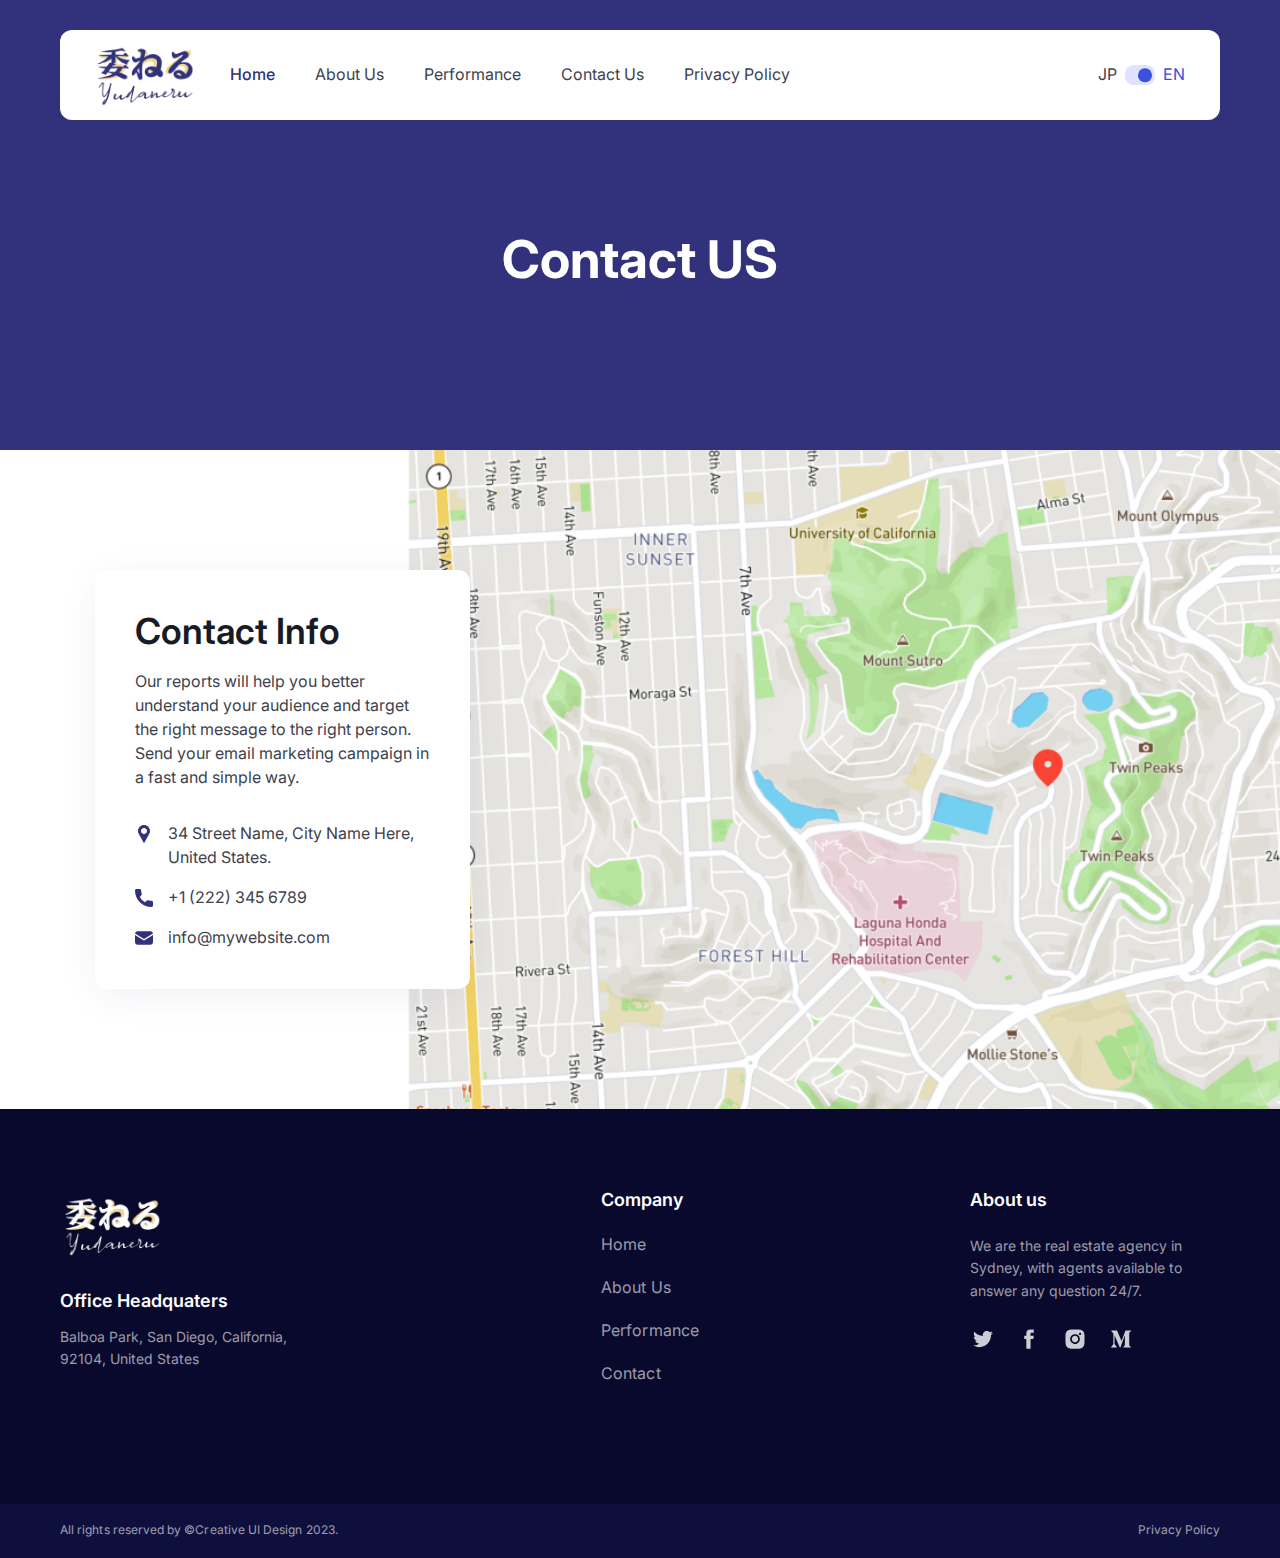
<file: contact.html>
<!DOCTYPE html>
<html lang="en">
  <head>
    <meta charset="UTF-8" />
    <meta http-equiv="X-UA-Compatible" content="IE=edge" />
    <meta name="viewport" content="width=device-width, initial-scale=1.0" />
    <link rel="stylesheet" href="css/main.css" />
    <link rel="icon" href="images/logo-small.svg" />
    <link
      rel="stylesheet"
      href="https://cdn.jsdelivr.net/npm/swiper@9/swiper-bundle.min.css"
    />
    <title>yudaneru | Home</title>
  </head>

  <body>
    <div class="main">
      <!-- #header -->
      <header class="header" id="header">
        <div class="autoContainer">
          <div class="header__inner">
            <a href="/" class="logo">
              <img src="images/logo.png" alt="%ProjectName%" />
            </a>
            <div class="nav" id="menu">
              <div class="nav__inner">
                <div class="nav__inner-group">
                  <a href="/" class="nav__inner-link active">Home</a>
                  <a href="about-us.html" class="nav__inner-link">About Us</a>
                  <a href="performance.html" class="nav__inner-link">Performance</a>
                  <a href="contact.html" class="nav__inner-link">Contact Us</a>
                  <a href="scroll.html" class="nav__inner-link">Privacy Policy</a>
                </div>
                <div class="nav__inner-group">
                  <div class="switchLang active">
                    <span>JP</span>
                    <div class="switchLang__label"></div>
                    <span>EN</span>
                  </div>
                </div>
              </div>
            </div>
            <button class="burger" id="menuBtn"></button>
          </div>
        </div>
      </header>
      <!-- #header end -->
      <!-- #heroTitle -->
      <section class="heroTitle">
        <div class="autoContainer">
          <div class="heroTitle__inner">
            <h1>Contact US</h1>
          </div>
        </div>
      </section>
      <!-- #heroTitle end -->
      <!-- #map -->
      <section class="map">
        <div class="autoContainer">
          <div class="map__inner">
            <div class="map__inner-info">
              <h3>Contact Info</h3>
              <p>
                Our reports will help you better understand your audience and
                target the right message to the right person. Send your email
                marketing campaign in a fast and simple way.
              </p>
              <ul>
                <li>
                  <span
                    ><svg
                      width="12"
                      height="18"
                      viewBox="0 0 12 18"
                      fill="none"
                      xmlns="http://www.w3.org/2000/svg"
                    >
                      <path
                        d="M6.00001 0C2.69167 0 0 2.69167 0 6.00001C0 6.99318 0.248309 7.9779 0.720351 8.85132L5.6719 17.8066C5.73782 17.926 5.86343 18 6.00001 18C6.13659 18 6.26221 17.926 6.32812 17.8066L11.2815 8.84837C11.7517 7.9779 12 6.99314 12 5.99998C12 2.69167 9.30836 0 6.00001 0ZM6.00001 9C4.34584 9 3.00002 7.65418 3.00002 6.00001C3.00002 4.34584 4.34584 3.00002 6.00001 3.00002C7.65418 3.00002 9 4.34584 9 6.00001C9 7.65418 7.65418 9 6.00001 9Z"
                        fill="#32327C"
                      />
                    </svg>
                  </span>
                  <p>34 Street Name, City Name Here, United States.</p>
                </li>
                <li>
                  <span>
                    <svg
                      width="18"
                      height="18"
                      viewBox="0 0 18 18"
                      fill="none"
                      xmlns="http://www.w3.org/2000/svg"
                    >
                      <path
                        d="M16.5557 11.8149C15.4537 11.8149 14.3716 11.6426 13.3462 11.3037C12.8438 11.1323 12.2261 11.2896 11.9194 11.6045L9.8955 13.1324C7.54833 11.8794 6.10252 10.4341 4.8667 8.10455L6.3496 6.13336C6.73486 5.74861 6.87305 5.18658 6.70749 4.65923C6.36717 3.62845 6.1943 2.54691 6.1943 1.44441C6.19435 0.647953 5.54639 0 4.74999 0H1.44436C0.647953 0 0 0.647953 0 1.44436C0 10.5733 7.42678 18 16.5557 18C17.3521 18 18.0001 17.352 18.0001 16.5556V13.2593C18 12.4629 17.3521 11.8149 16.5557 11.8149Z"
                        fill="#32327C"
                      />
                    </svg>
                  </span>
                  <p>+1 (222) 345 6789</p>
                </li>
                <li>
                  <span>
                    <svg
                      width="18"
                      height="14"
                      viewBox="0 0 18 14"
                      fill="none"
                      xmlns="http://www.w3.org/2000/svg"
                    >
                      <path
                        d="M9.52066 9.27394C9.35065 9.3802 9.15939 9.4227 8.98937 9.4227C8.81936 9.4227 8.6281 9.3802 8.45809 9.27394L0 4.10984V10.9741C0 12.4404 1.19008 13.6305 2.65643 13.6305H15.3436C16.8099 13.6305 18 12.4404 18 10.9741V4.10984L9.52066 9.27394Z"
                        fill="#32327C"
                      />
                      <path
                        d="M15.3436 0.369553H2.6565C1.40266 0.369553 0.340084 1.26211 0.0850666 2.4522L9.01069 7.89257L17.9151 2.4522C17.66 1.26211 16.5975 0.369553 15.3436 0.369553Z"
                        fill="#32327C"
                      />
                    </svg>
                  </span>

                  <p>info@mywebsite.com</p>
                </li>
              </ul>
            </div>
            <div class="map__inner-map">
              <img src="images/map.png" alt="map" />
            </div>
          </div>
        </div>
      </section>
      <!-- #map end -->
      <!-- #footer -->
      <footer class="footer">
        <div class="autoContainer">
          <div class="footer__inner">
            <div class="footer__inner-info">
              <div class="logo">
                <img src="images/logoLight.png" alt="yudaneru" />
              </div>
              <div class="footer__inner-info-group">
                <h6>Office Headquaters</h6>
                <p class="_sm">
                  Balboa Park, San Diego, California, 92104, United States
                </p>
              </div>
            </div>
            <div class="footer__inner-links">
              <div class="footer__inner-links-column">
                <h6>Company</h6>
                <a href="#" class="footer__inner-link">Home</a>
                <a href="#" class="footer__inner-link">About Us</a>
                <a href="#" class="footer__inner-link">Performance</a>
                <a href="#" class="footer__inner-link">Contact</a>
              </div>
            </div>
            <div class="footer__inner-social">
              <h6>About us</h6>
              <p class="_sm">
                We are the real estate agency in Sydney, with agents available
                to answer any question 24/7.
              </p>
              <div class="footer__inner-social-links">
                <a href="#" class="button button--icon">
                  <svg
                    width="20"
                    height="17"
                    viewBox="0 0 20 17"
                    fill="none"
                    xmlns="http://www.w3.org/2000/svg"
                  >
                    <path
                      d="M20 2.41598C19.2477 2.74211 18.452 2.95886 17.6375 3.05958C18.4959 2.5534 19.1376 1.75188 19.4412 0.806881C18.6376 1.2805 17.7585 1.61407 16.8418 1.79317C16.2797 1.19621 15.5498 0.78116 14.7471 0.601976C13.9443 0.422793 13.106 0.487767 12.3409 0.78845C11.5758 1.08913 10.9195 1.61162 10.4572 2.28797C9.99495 2.96432 9.74811 3.76325 9.7488 4.58088C9.74565 4.89288 9.77753 5.20426 9.84384 5.50924C8.21268 5.42977 6.61677 5.00905 5.16043 4.27459C3.70409 3.54013 2.42012 2.50846 1.39245 1.24705C0.864844 2.14345 0.701343 3.20617 0.935321 4.2183C1.1693 5.23043 1.78312 6.11566 2.65149 6.69331C2.00274 6.67589 1.3677 6.50375 0.799894 6.19139V6.23579C0.800962 7.1768 1.1282 8.08871 1.72653 8.81803C2.32485 9.54734 3.15773 10.0495 4.08496 10.2401C3.73418 10.332 3.37266 10.3771 3.00991 10.3743C2.74943 10.3788 2.48922 10.3555 2.23377 10.3046C2.49877 11.1134 3.00949 11.8206 3.69562 12.3289C4.38176 12.8373 5.20957 13.1218 6.0651 13.1432C4.61377 14.2712 2.82387 14.8832 0.981439 14.8813C0.653423 14.8834 0.325605 14.8647 0 14.8252C1.87484 16.0258 4.05953 16.661 6.2899 16.6538C13.8348 16.6538 17.96 10.4425 17.96 5.05838C17.96 4.87816 17.9537 4.70439 17.9449 4.53164C18.7537 3.95644 19.4501 3.23949 20 2.41598Z"
                      fill="currentColor"
                    />
                  </svg>
                </a>
                <a href="#" class="button button--icon">
                  <svg
                    width="10"
                    height="21"
                    viewBox="0 0 10 21"
                    fill="none"
                    xmlns="http://www.w3.org/2000/svg"
                  >
                    <path
                      fill-rule="evenodd"
                      clip-rule="evenodd"
                      d="M2.2014 10.6554V20.4092C2.2014 20.541 2.3185 20.6728 2.48244 20.6728H6.3466C6.48712 20.6728 6.62763 20.563 6.62763 20.4092V10.4796H9.41452C9.55503 10.4796 9.67213 10.3698 9.69555 10.238L9.92974 7.27228C9.95316 7.11851 9.81265 6.9867 9.64871 6.9867H6.60422V4.87776C6.60422 4.37249 7.02576 3.97706 7.5644 3.97706H9.71897C9.85948 3.97706 10 3.86722 10 3.71345V0.747748C10 0.615939 9.8829 0.484131 9.71897 0.484131H6.06557C3.93443 0.484131 2.2014 2.10977 2.2014 4.10887V6.9867H0.281031C0.140515 6.9867 0 7.09654 0 7.25032V10.238C0 10.3698 0.117096 10.5016 0.281031 10.5016H2.2014V10.6554Z"
                      fill="currentColor"
                    />
                  </svg>
                </a>
                <a href="#" class="button button--icon">
                  <svg
                    width="20"
                    height="21"
                    viewBox="0 0 20 21"
                    fill="none"
                    xmlns="http://www.w3.org/2000/svg"
                  >
                    <path
                      d="M9.98328 13.9391C9.32467 13.9391 8.68085 13.7419 8.13323 13.3726C7.58562 13.0032 7.1588 12.4782 6.90676 11.864C6.65472 11.2498 6.58878 10.5739 6.71727 9.92188C6.84576 9.26983 7.16291 8.67088 7.62862 8.20078C8.09433 7.73067 8.68768 7.41053 9.33363 7.28083C9.97959 7.15113 10.6491 7.21769 11.2576 7.47211C11.8661 7.72653 12.3862 8.15737 12.7521 8.71015C13.118 9.26294 13.3133 9.91283 13.3133 10.5777C13.3133 11.0191 13.2271 11.4562 13.0598 11.864C12.8925 12.2718 12.6472 12.6424 12.3379 12.9545C12.0287 13.2667 11.6616 13.5143 11.2576 13.6832C10.8536 13.8521 10.4206 13.9391 9.98328 13.9391Z"
                      fill="currentColor"
                    />
                    <path
                      fill-rule="evenodd"
                      clip-rule="evenodd"
                      d="M19.48 3.96668C19.7652 4.75344 19.9206 5.58208 19.94 6.41961C20 7.48961 20 7.83282 20 10.5785C20 12.2689 19.9773 13.0487 19.9598 13.6481C19.9489 14.0222 19.94 14.3261 19.94 14.7374C19.9206 15.5749 19.7652 16.4035 19.48 17.1903C19.2283 17.8648 18.8322 18.4749 18.32 18.977C17.8248 19.4944 17.2196 19.8914 16.55 20.1379C15.7727 20.4345 14.9509 20.5949 14.12 20.6123C13.06 20.6729 12.72 20.6729 10 20.6729C7.28 20.6729 6.94 20.6729 5.88 20.6123C5.04915 20.5949 4.22734 20.4345 3.45 20.1379C2.78168 19.8889 2.17693 19.4923 1.68 18.977C1.16743 18.4771 0.774175 17.8662 0.529999 17.1903C0.23616 16.4056 0.0772095 15.5761 0.0599995 14.7374C0 13.6674 0 13.3242 0 10.5785C0 7.83282 0 7.48961 0.0599995 6.41961C0.0772095 5.58092 0.23616 4.75136 0.529999 3.96668C0.774175 3.2908 1.16743 2.67983 1.68 2.17998C2.17693 1.66473 2.78168 1.26811 3.45 1.01913C4.22734 0.72252 5.04915 0.56207 5.88 0.544697C6.94 0.484131 7.28 0.484131 10 0.484131C12.72 0.484131 13.06 0.484131 14.12 0.544697C14.9509 0.56207 15.7727 0.72252 16.55 1.01913C17.2196 1.26561 17.8248 1.66257 18.32 2.17998C18.83 2.68397 19.2257 3.29352 19.48 3.96668ZM15.325 3.97575C15.0877 3.97575 14.8557 4.0468 14.6583 4.1799C14.461 4.313 14.3072 4.50218 14.2163 4.72352C14.1255 4.94486 14.1018 5.18842 14.1481 5.42339C14.1944 5.65837 14.3087 5.8742 14.4765 6.04361C14.6443 6.21302 14.8581 6.32838 15.0909 6.37512C15.3237 6.42186 15.565 6.39787 15.7842 6.30619C16.0035 6.21451 16.1909 6.05925 16.3228 5.86005C16.4546 5.66085 16.525 5.42665 16.525 5.18708C16.525 4.86581 16.3986 4.55771 16.1735 4.33054C15.9485 4.10337 15.6433 3.97575 15.325 3.97575ZM9.98328 5.39925C8.96909 5.40125 7.97825 5.70665 7.13594 6.27688C6.29363 6.8471 5.63766 7.65655 5.25092 8.60295C4.86417 9.54936 4.76401 10.5902 4.96308 11.5941C5.16215 12.5979 5.65152 13.5197 6.36936 14.2429C7.0872 14.9661 8.00129 15.4583 8.99614 15.6573C9.99099 15.8563 11.0219 15.7531 11.9588 15.3609C12.8956 14.9687 13.6962 14.3049 14.2594 13.4536C14.8227 12.6022 15.1233 11.6014 15.1233 10.5777C15.1246 9.8964 14.9925 9.22159 14.7345 8.59206C14.4766 7.96252 14.0978 7.39068 13.6202 6.90942C13.1425 6.42816 12.5752 6.04699 11.9511 5.78782C11.3269 5.52864 10.6582 5.39659 9.98328 5.39925Z"
                      fill="currentColor"
                    />
                  </svg>
                </a>
                <a href="#" class="button button--icon">
                  <svg
                    width="19"
                    height="17"
                    viewBox="0 0 19 17"
                    fill="none"
                    xmlns="http://www.w3.org/2000/svg"
                  >
                    <path
                      d="M2.25304 3.79767C2.27662 3.54795 2.18767 3.30115 2.01353 3.13305L0.239495 0.844771V0.50293H5.74792L10.0056 10.5011L13.7488 0.50293H19V0.844771L17.4832 2.40191C17.3524 2.50863 17.2876 2.68406 17.3146 2.85768V14.2992C17.2876 14.4728 17.3524 14.6482 17.4832 14.7549L18.9645 16.3121V16.6539H11.5135V16.3121L13.0481 14.7169C13.1989 14.5555 13.1989 14.5081 13.1989 14.2611V5.01303L8.93232 16.6159H8.35572L3.38841 5.01303V12.7895C3.34703 13.1164 3.44844 13.4455 3.66338 13.682L5.65921 16.2741V16.6159H0V16.2741L1.99577 13.682C2.20923 13.4451 2.3047 13.1138 2.25304 12.7895V3.79767Z"
                      fill="currentColor"
                    />
                  </svg>
                </a>
              </div>
            </div>
          </div>
          <div class="footer__copyright">
            <p class="_sm">All rights reserved by ©Creative UI Design 2023.</p>
            <a href="#" id="">Privacy Policy</a>
          </div>
        </div>
      </footer>
      <!-- #footer end -->
    </div>

    <script src="https://cdn.jsdelivr.net/npm/swiper@9/swiper-bundle.min.js"></script>
    <script src="js/main.js"></script>
    <script src="js/swiper.js"></script>
  </body>
</html>
</file>
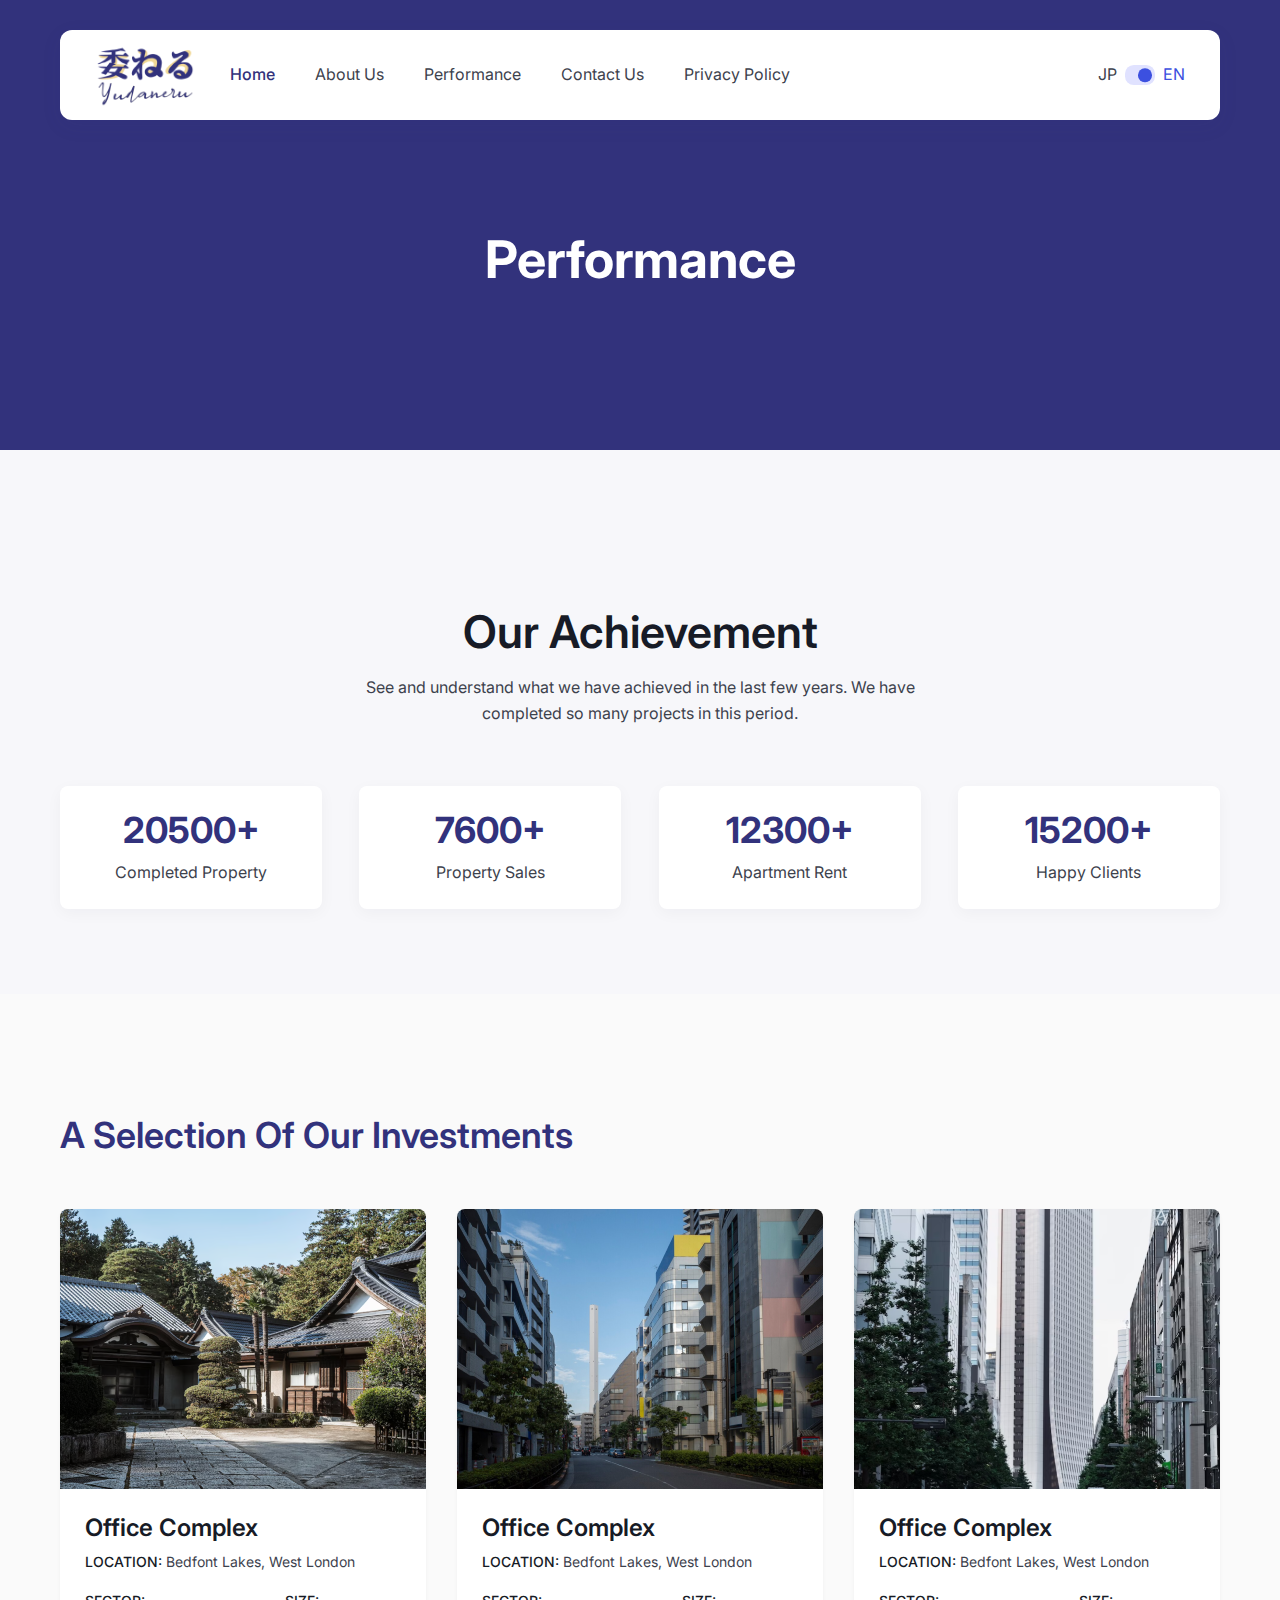
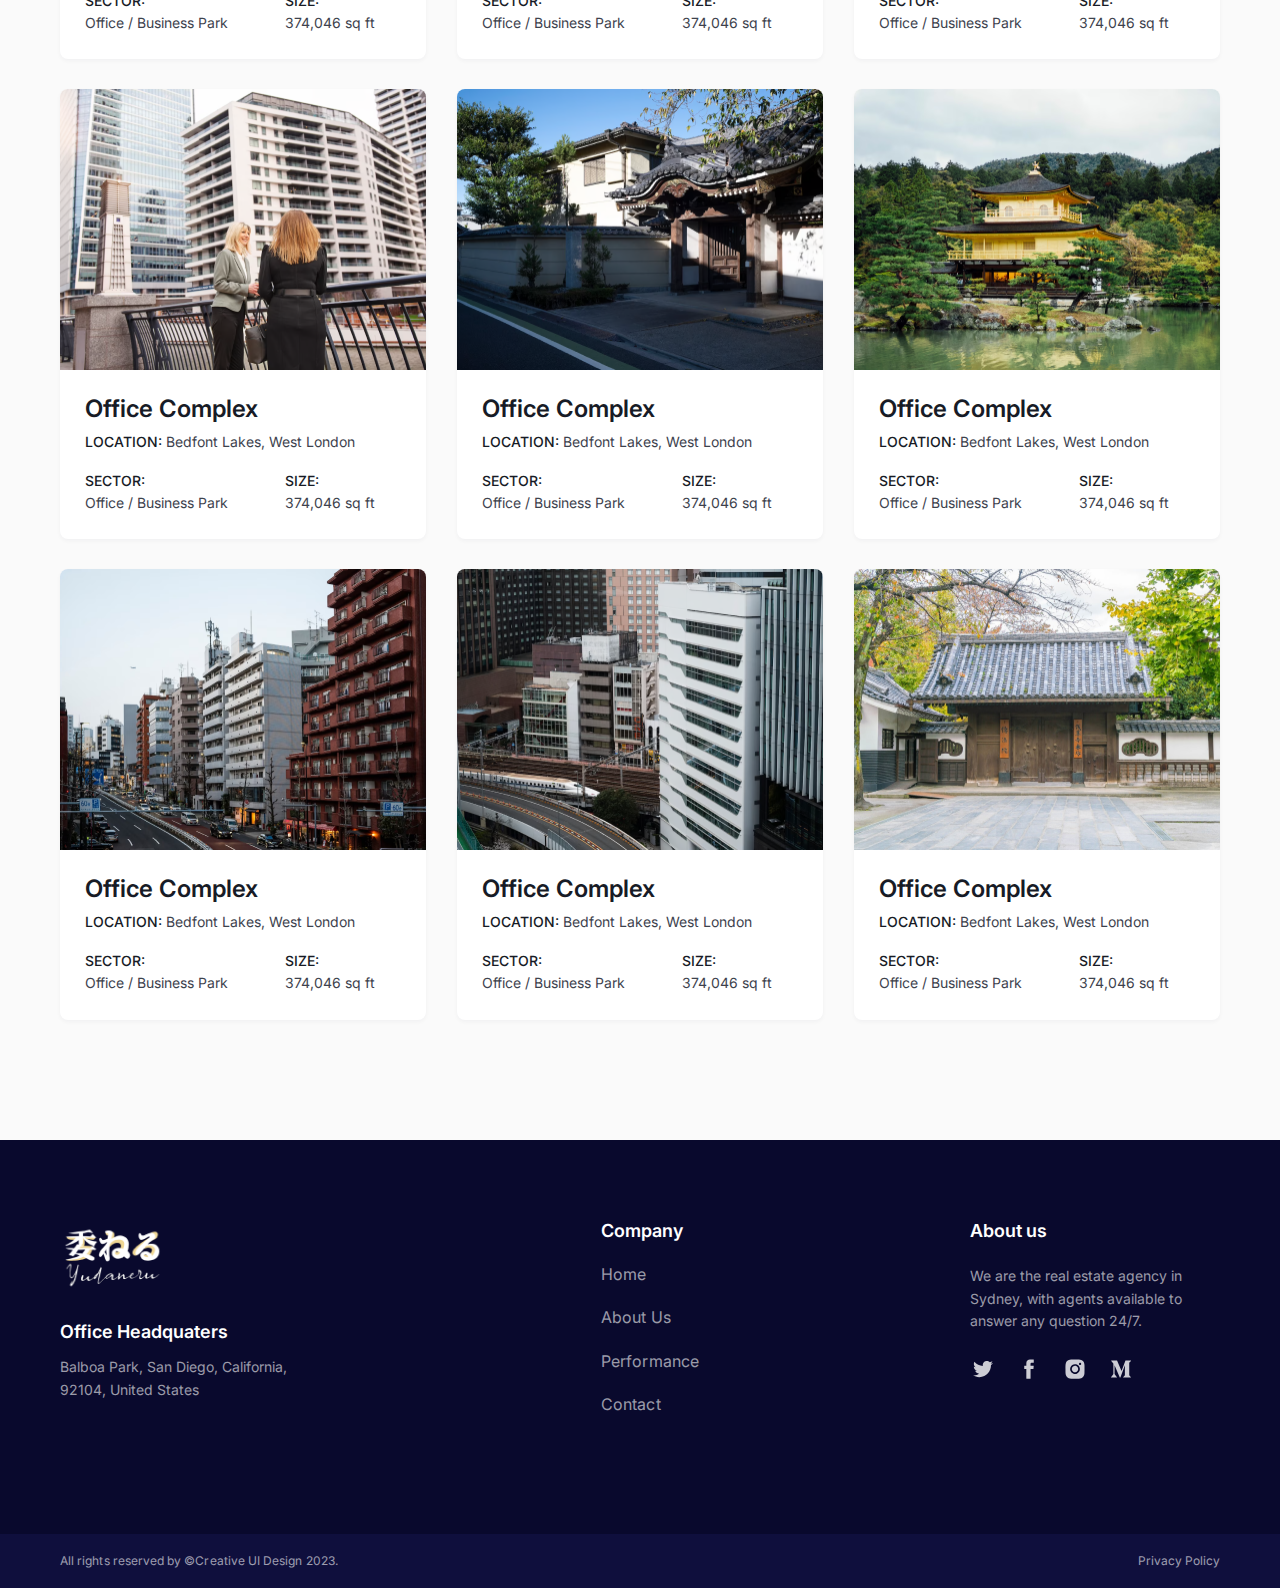
<file: performance.html>
<!DOCTYPE html>
<html lang="en">
  <head>
    <meta charset="UTF-8" />
    <meta http-equiv="X-UA-Compatible" content="IE=edge" />
    <meta name="viewport" content="width=device-width, initial-scale=1.0" />
    <link rel="stylesheet" href="css/main.css" />
    <link rel="icon" href="images/logo-small.svg" />
    <link
      rel="stylesheet"
      href="https://cdn.jsdelivr.net/npm/swiper@9/swiper-bundle.min.css"
    />
    <title>yudaneru | Home</title>
  </head>

  <body>
    <div class="main">
      <!-- #header -->
      <header class="header" id="header">
        <div class="autoContainer">
          <div class="header__inner">
            <a href="/" class="logo">
              <img src="images/logo.png" alt="%ProjectName%" />
            </a>
            <div class="nav" id="menu">
              <div class="nav__inner">
                <div class="nav__inner-group">
                  <a href="/" class="nav__inner-link active">Home</a>
                  <a href="about-us.html" class="nav__inner-link">About Us</a>
                  <a href="performance.html" class="nav__inner-link">Performance</a>
                  <a href="contact.html" class="nav__inner-link">Contact Us</a>
                  <a href="scroll.html" class="nav__inner-link">Privacy Policy</a>
                </div>
                <div class="nav__inner-group">
                  <div class="switchLang active">
                    <span>JP</span>
                    <div class="switchLang__label"></div>
                    <span>EN</span>
                  </div>
                </div>
              </div>
            </div>
            <button class="burger" id="menuBtn"></button>
          </div>
        </div>
      </header>
      <!-- #header end -->
      <!-- #heroTitle -->
      <section class="heroTitle">
        <div class="autoContainer">
          <div class="heroTitle__inner">
            <h1>Performance</h1>
          </div>
        </div>
      </section>
      <!-- #heroTitle end -->
      <!-- #gridAchievement start -->
      <section class="grid grid--achievement">
        <div class="autoContainer">
          <div class="grid__inner">
            <div class="grid__inner-header">
              <h2>Our Achievement</h2>
              <p>
                See and understand what we have achieved in the last few years.
                We have completed so many projects in this period.
              </p>
            </div>
            <div class="grid__inner-row">
              <div class="gridItem">
                <h3>20500+</h3>
                <p>Completed Property</p>
              </div>

              <div class="gridItem">
                <h3>7600+</h3>
                <p>Property Sales</p>
              </div>

              <div class="gridItem">
                <h3>12300+</h3>
                <p>Apartment Rent</p>
              </div>

              <div class="gridItem">
                <h3>15200+</h3>
                <p>Happy Clients</p>
              </div>
            </div>
          </div>
        </div>
      </section>
      <!-- #gridAchievement end -->

      <!-- #girdSelection start -->
      <section class="grid grid--selection">
        <div class="autoContainer">
          <div class="grid__inner">
            <h3>A Selection Of Our Investments</h3>
            <div class="grid__inner-row">
              <div class="gridItem">
                <div class="gridItem__image">
                  <div class="ratioImage">
                    <img src="./images/investments/investments-1.png" alt="" />
                  </div>
                </div>
                <div class="gridItem__info">
                  <h4>Office Complex</h4>
                  <p class="_sm">
                    <strong> LOCATION: </strong>
                    Bedfont Lakes, West London
                  </p>
                  <div class="gridItem__info-row">
                    <p class="_sm">
                      <strong> SECTOR: </strong>
                      Office / Business Park
                    </p>
                    <p class="_sm">
                      <strong> SIZE: </strong>
                      374,046 sq ft
                    </p>
                  </div>
                </div>
              </div>
              <div class="gridItem">
                <div class="gridItem__image">
                  <div class="ratioImage">
                    <img src="./images/investments/investments-2.png" alt="" />
                  </div>
                </div>
                <div class="gridItem__info">
                  <h4>Office Complex</h4>
                  <p class="_sm">
                    <strong> LOCATION: </strong>
                    Bedfont Lakes, West London
                  </p>
                  <div class="gridItem__info-row">
                    <p class="_sm">
                      <strong> SECTOR: </strong>
                      Office / Business Park
                    </p>
                    <p class="_sm">
                      <strong> SIZE: </strong>
                      374,046 sq ft
                    </p>
                  </div>
                </div>
              </div>
              <div class="gridItem">
                <div class="gridItem__image">
                  <div class="ratioImage">
                    <img src="./images/investments/investments-3.png" alt="" />
                  </div>
                </div>
                <div class="gridItem__info">
                  <h4>Office Complex</h4>
                  <p class="_sm">
                    <strong> LOCATION: </strong>
                    Bedfont Lakes, West London
                  </p>
                  <div class="gridItem__info-row">
                    <p class="_sm">
                      <strong> SECTOR: </strong>
                      Office / Business Park
                    </p>
                    <p class="_sm">
                      <strong> SIZE: </strong>
                      374,046 sq ft
                    </p>
                  </div>
                </div>
              </div>
              <div class="gridItem">
                <div class="gridItem__image">
                  <div class="ratioImage">
                    <img src="./images/investments/investments-4.png" alt="" />
                  </div>
                </div>
                <div class="gridItem__info">
                  <h4>Office Complex</h4>
                  <p class="_sm">
                    <strong> LOCATION: </strong>
                    Bedfont Lakes, West London
                  </p>
                  <div class="gridItem__info-row">
                    <p class="_sm">
                      <strong> SECTOR: </strong>
                      Office / Business Park
                    </p>
                    <p class="_sm">
                      <strong> SIZE: </strong>
                      374,046 sq ft
                    </p>
                  </div>
                </div>
              </div>
              <div class="gridItem">
                <div class="gridItem__image">
                  <div class="ratioImage">
                    <img src="./images/investments/investments-5.png" alt="" />
                  </div>
                </div>
                <div class="gridItem__info">
                  <h4>Office Complex</h4>
                  <p class="_sm">
                    <strong> LOCATION: </strong>
                    Bedfont Lakes, West London
                  </p>
                  <div class="gridItem__info-row">
                    <p class="_sm">
                      <strong> SECTOR: </strong>
                      Office / Business Park
                    </p>
                    <p class="_sm">
                      <strong> SIZE: </strong>
                      374,046 sq ft
                    </p>
                  </div>
                </div>
              </div>
              <div class="gridItem">
                <div class="gridItem__image">
                  <div class="ratioImage">
                    <img src="./images/investments/investments-6.png" alt="" />
                  </div>
                </div>
                <div class="gridItem__info">
                  <h4>Office Complex</h4>
                  <p class="_sm">
                    <strong> LOCATION: </strong>
                    Bedfont Lakes, West London
                  </p>
                  <div class="gridItem__info-row">
                    <p class="_sm">
                      <strong> SECTOR: </strong>
                      Office / Business Park
                    </p>
                    <p class="_sm">
                      <strong> SIZE: </strong>
                      374,046 sq ft
                    </p>
                  </div>
                </div>
              </div>
              <div class="gridItem">
                <div class="gridItem__image">
                  <div class="ratioImage">
                    <img src="./images/investments/investments-7.png" alt="" />
                  </div>
                </div>
                <div class="gridItem__info">
                  <h4>Office Complex</h4>
                  <p class="_sm">
                    <strong> LOCATION: </strong>
                    Bedfont Lakes, West London
                  </p>
                  <div class="gridItem__info-row">
                    <p class="_sm">
                      <strong> SECTOR: </strong>
                      Office / Business Park
                    </p>
                    <p class="_sm">
                      <strong> SIZE: </strong>
                      374,046 sq ft
                    </p>
                  </div>
                </div>
              </div>
              <div class="gridItem">
                <div class="gridItem__image">
                  <div class="ratioImage">
                    <img src="./images/investments/investments-8.png" alt="" />
                  </div>
                </div>
                <div class="gridItem__info">
                  <h4>Office Complex</h4>
                  <p class="_sm">
                    <strong> LOCATION: </strong>
                    Bedfont Lakes, West London
                  </p>
                  <div class="gridItem__info-row">
                    <p class="_sm">
                      <strong> SECTOR: </strong>
                      Office / Business Park
                    </p>
                    <p class="_sm">
                      <strong> SIZE: </strong>
                      374,046 sq ft
                    </p>
                  </div>
                </div>
              </div>
              <div class="gridItem">
                <div class="gridItem__image">
                  <div class="ratioImage">
                    <img src="./images/investments/investments-9.png" alt="" />
                  </div>
                </div>
                <div class="gridItem__info">
                  <h4>Office Complex</h4>
                  <p class="_sm">
                    <strong> LOCATION: </strong>
                    Bedfont Lakes, West London
                  </p>
                  <div class="gridItem__info-row">
                    <p class="_sm">
                      <strong> SECTOR: </strong>
                      Office / Business Park
                    </p>
                    <p class="_sm">
                      <strong> SIZE: </strong>
                      374,046 sq ft
                    </p>
                  </div>
                </div>
              </div>
            </div>
          </div>
        </div>
      </section>
      <!-- #girdSelection end -->
      <!-- #footer -->
      <footer class="footer">
        <div class="autoContainer">
          <div class="footer__inner">
            <div class="footer__inner-info">
              <div class="logo">
                <img src="images/logoLight.png" alt="yudaneru" />
              </div>
              <div class="footer__inner-info-group">
                <h6>Office Headquaters</h6>
                <p class="_sm">
                  Balboa Park, San Diego, California, 92104, United States
                </p>
              </div>
            </div>
            <div class="footer__inner-links">
              <div class="footer__inner-links-column">
                <h6>Company</h6>
                <a href="#" class="footer__inner-link">Home</a>
                <a href="#" class="footer__inner-link">About Us</a>
                <a href="#" class="footer__inner-link">Performance</a>
                <a href="#" class="footer__inner-link">Contact</a>
              </div>
            </div>
            <div class="footer__inner-social">
              <h6>About us</h6>
              <p class="_sm">
                We are the real estate agency in Sydney, with agents available
                to answer any question 24/7.
              </p>
              <div class="footer__inner-social-links">
                <a href="#" class="button button--icon">
                  <svg
                    width="20"
                    height="17"
                    viewBox="0 0 20 17"
                    fill="none"
                    xmlns="http://www.w3.org/2000/svg"
                  >
                    <path
                      d="M20 2.41598C19.2477 2.74211 18.452 2.95886 17.6375 3.05958C18.4959 2.5534 19.1376 1.75188 19.4412 0.806881C18.6376 1.2805 17.7585 1.61407 16.8418 1.79317C16.2797 1.19621 15.5498 0.78116 14.7471 0.601976C13.9443 0.422793 13.106 0.487767 12.3409 0.78845C11.5758 1.08913 10.9195 1.61162 10.4572 2.28797C9.99495 2.96432 9.74811 3.76325 9.7488 4.58088C9.74565 4.89288 9.77753 5.20426 9.84384 5.50924C8.21268 5.42977 6.61677 5.00905 5.16043 4.27459C3.70409 3.54013 2.42012 2.50846 1.39245 1.24705C0.864844 2.14345 0.701343 3.20617 0.935321 4.2183C1.1693 5.23043 1.78312 6.11566 2.65149 6.69331C2.00274 6.67589 1.3677 6.50375 0.799894 6.19139V6.23579C0.800962 7.1768 1.1282 8.08871 1.72653 8.81803C2.32485 9.54734 3.15773 10.0495 4.08496 10.2401C3.73418 10.332 3.37266 10.3771 3.00991 10.3743C2.74943 10.3788 2.48922 10.3555 2.23377 10.3046C2.49877 11.1134 3.00949 11.8206 3.69562 12.3289C4.38176 12.8373 5.20957 13.1218 6.0651 13.1432C4.61377 14.2712 2.82387 14.8832 0.981439 14.8813C0.653423 14.8834 0.325605 14.8647 0 14.8252C1.87484 16.0258 4.05953 16.661 6.2899 16.6538C13.8348 16.6538 17.96 10.4425 17.96 5.05838C17.96 4.87816 17.9537 4.70439 17.9449 4.53164C18.7537 3.95644 19.4501 3.23949 20 2.41598Z"
                      fill="currentColor"
                    />
                  </svg>
                </a>
                <a href="#" class="button button--icon">
                  <svg
                    width="10"
                    height="21"
                    viewBox="0 0 10 21"
                    fill="none"
                    xmlns="http://www.w3.org/2000/svg"
                  >
                    <path
                      fill-rule="evenodd"
                      clip-rule="evenodd"
                      d="M2.2014 10.6554V20.4092C2.2014 20.541 2.3185 20.6728 2.48244 20.6728H6.3466C6.48712 20.6728 6.62763 20.563 6.62763 20.4092V10.4796H9.41452C9.55503 10.4796 9.67213 10.3698 9.69555 10.238L9.92974 7.27228C9.95316 7.11851 9.81265 6.9867 9.64871 6.9867H6.60422V4.87776C6.60422 4.37249 7.02576 3.97706 7.5644 3.97706H9.71897C9.85948 3.97706 10 3.86722 10 3.71345V0.747748C10 0.615939 9.8829 0.484131 9.71897 0.484131H6.06557C3.93443 0.484131 2.2014 2.10977 2.2014 4.10887V6.9867H0.281031C0.140515 6.9867 0 7.09654 0 7.25032V10.238C0 10.3698 0.117096 10.5016 0.281031 10.5016H2.2014V10.6554Z"
                      fill="currentColor"
                    />
                  </svg>
                </a>
                <a href="#" class="button button--icon">
                  <svg
                    width="20"
                    height="21"
                    viewBox="0 0 20 21"
                    fill="none"
                    xmlns="http://www.w3.org/2000/svg"
                  >
                    <path
                      d="M9.98328 13.9391C9.32467 13.9391 8.68085 13.7419 8.13323 13.3726C7.58562 13.0032 7.1588 12.4782 6.90676 11.864C6.65472 11.2498 6.58878 10.5739 6.71727 9.92188C6.84576 9.26983 7.16291 8.67088 7.62862 8.20078C8.09433 7.73067 8.68768 7.41053 9.33363 7.28083C9.97959 7.15113 10.6491 7.21769 11.2576 7.47211C11.8661 7.72653 12.3862 8.15737 12.7521 8.71015C13.118 9.26294 13.3133 9.91283 13.3133 10.5777C13.3133 11.0191 13.2271 11.4562 13.0598 11.864C12.8925 12.2718 12.6472 12.6424 12.3379 12.9545C12.0287 13.2667 11.6616 13.5143 11.2576 13.6832C10.8536 13.8521 10.4206 13.9391 9.98328 13.9391Z"
                      fill="currentColor"
                    />
                    <path
                      fill-rule="evenodd"
                      clip-rule="evenodd"
                      d="M19.48 3.96668C19.7652 4.75344 19.9206 5.58208 19.94 6.41961C20 7.48961 20 7.83282 20 10.5785C20 12.2689 19.9773 13.0487 19.9598 13.6481C19.9489 14.0222 19.94 14.3261 19.94 14.7374C19.9206 15.5749 19.7652 16.4035 19.48 17.1903C19.2283 17.8648 18.8322 18.4749 18.32 18.977C17.8248 19.4944 17.2196 19.8914 16.55 20.1379C15.7727 20.4345 14.9509 20.5949 14.12 20.6123C13.06 20.6729 12.72 20.6729 10 20.6729C7.28 20.6729 6.94 20.6729 5.88 20.6123C5.04915 20.5949 4.22734 20.4345 3.45 20.1379C2.78168 19.8889 2.17693 19.4923 1.68 18.977C1.16743 18.4771 0.774175 17.8662 0.529999 17.1903C0.23616 16.4056 0.0772095 15.5761 0.0599995 14.7374C0 13.6674 0 13.3242 0 10.5785C0 7.83282 0 7.48961 0.0599995 6.41961C0.0772095 5.58092 0.23616 4.75136 0.529999 3.96668C0.774175 3.2908 1.16743 2.67983 1.68 2.17998C2.17693 1.66473 2.78168 1.26811 3.45 1.01913C4.22734 0.72252 5.04915 0.56207 5.88 0.544697C6.94 0.484131 7.28 0.484131 10 0.484131C12.72 0.484131 13.06 0.484131 14.12 0.544697C14.9509 0.56207 15.7727 0.72252 16.55 1.01913C17.2196 1.26561 17.8248 1.66257 18.32 2.17998C18.83 2.68397 19.2257 3.29352 19.48 3.96668ZM15.325 3.97575C15.0877 3.97575 14.8557 4.0468 14.6583 4.1799C14.461 4.313 14.3072 4.50218 14.2163 4.72352C14.1255 4.94486 14.1018 5.18842 14.1481 5.42339C14.1944 5.65837 14.3087 5.8742 14.4765 6.04361C14.6443 6.21302 14.8581 6.32838 15.0909 6.37512C15.3237 6.42186 15.565 6.39787 15.7842 6.30619C16.0035 6.21451 16.1909 6.05925 16.3228 5.86005C16.4546 5.66085 16.525 5.42665 16.525 5.18708C16.525 4.86581 16.3986 4.55771 16.1735 4.33054C15.9485 4.10337 15.6433 3.97575 15.325 3.97575ZM9.98328 5.39925C8.96909 5.40125 7.97825 5.70665 7.13594 6.27688C6.29363 6.8471 5.63766 7.65655 5.25092 8.60295C4.86417 9.54936 4.76401 10.5902 4.96308 11.5941C5.16215 12.5979 5.65152 13.5197 6.36936 14.2429C7.0872 14.9661 8.00129 15.4583 8.99614 15.6573C9.99099 15.8563 11.0219 15.7531 11.9588 15.3609C12.8956 14.9687 13.6962 14.3049 14.2594 13.4536C14.8227 12.6022 15.1233 11.6014 15.1233 10.5777C15.1246 9.8964 14.9925 9.22159 14.7345 8.59206C14.4766 7.96252 14.0978 7.39068 13.6202 6.90942C13.1425 6.42816 12.5752 6.04699 11.9511 5.78782C11.3269 5.52864 10.6582 5.39659 9.98328 5.39925Z"
                      fill="currentColor"
                    />
                  </svg>
                </a>
                <a href="#" class="button button--icon">
                  <svg
                    width="19"
                    height="17"
                    viewBox="0 0 19 17"
                    fill="none"
                    xmlns="http://www.w3.org/2000/svg"
                  >
                    <path
                      d="M2.25304 3.79767C2.27662 3.54795 2.18767 3.30115 2.01353 3.13305L0.239495 0.844771V0.50293H5.74792L10.0056 10.5011L13.7488 0.50293H19V0.844771L17.4832 2.40191C17.3524 2.50863 17.2876 2.68406 17.3146 2.85768V14.2992C17.2876 14.4728 17.3524 14.6482 17.4832 14.7549L18.9645 16.3121V16.6539H11.5135V16.3121L13.0481 14.7169C13.1989 14.5555 13.1989 14.5081 13.1989 14.2611V5.01303L8.93232 16.6159H8.35572L3.38841 5.01303V12.7895C3.34703 13.1164 3.44844 13.4455 3.66338 13.682L5.65921 16.2741V16.6159H0V16.2741L1.99577 13.682C2.20923 13.4451 2.3047 13.1138 2.25304 12.7895V3.79767Z"
                      fill="currentColor"
                    />
                  </svg>
                </a>
              </div>
            </div>
          </div>
          <div class="footer__copyright">
            <p class="_sm">All rights reserved by ©Creative UI Design 2023.</p>
            <a href="#" id="">Privacy Policy</a>
          </div>
        </div>
      </footer>
      <!-- #footer end -->
    </div>

    <script src="https://cdn.jsdelivr.net/npm/swiper@9/swiper-bundle.min.js"></script>
    <script src="js/main.js"></script>
    <script src="js/swiper.js"></script>
  </body>
</html>
</file>
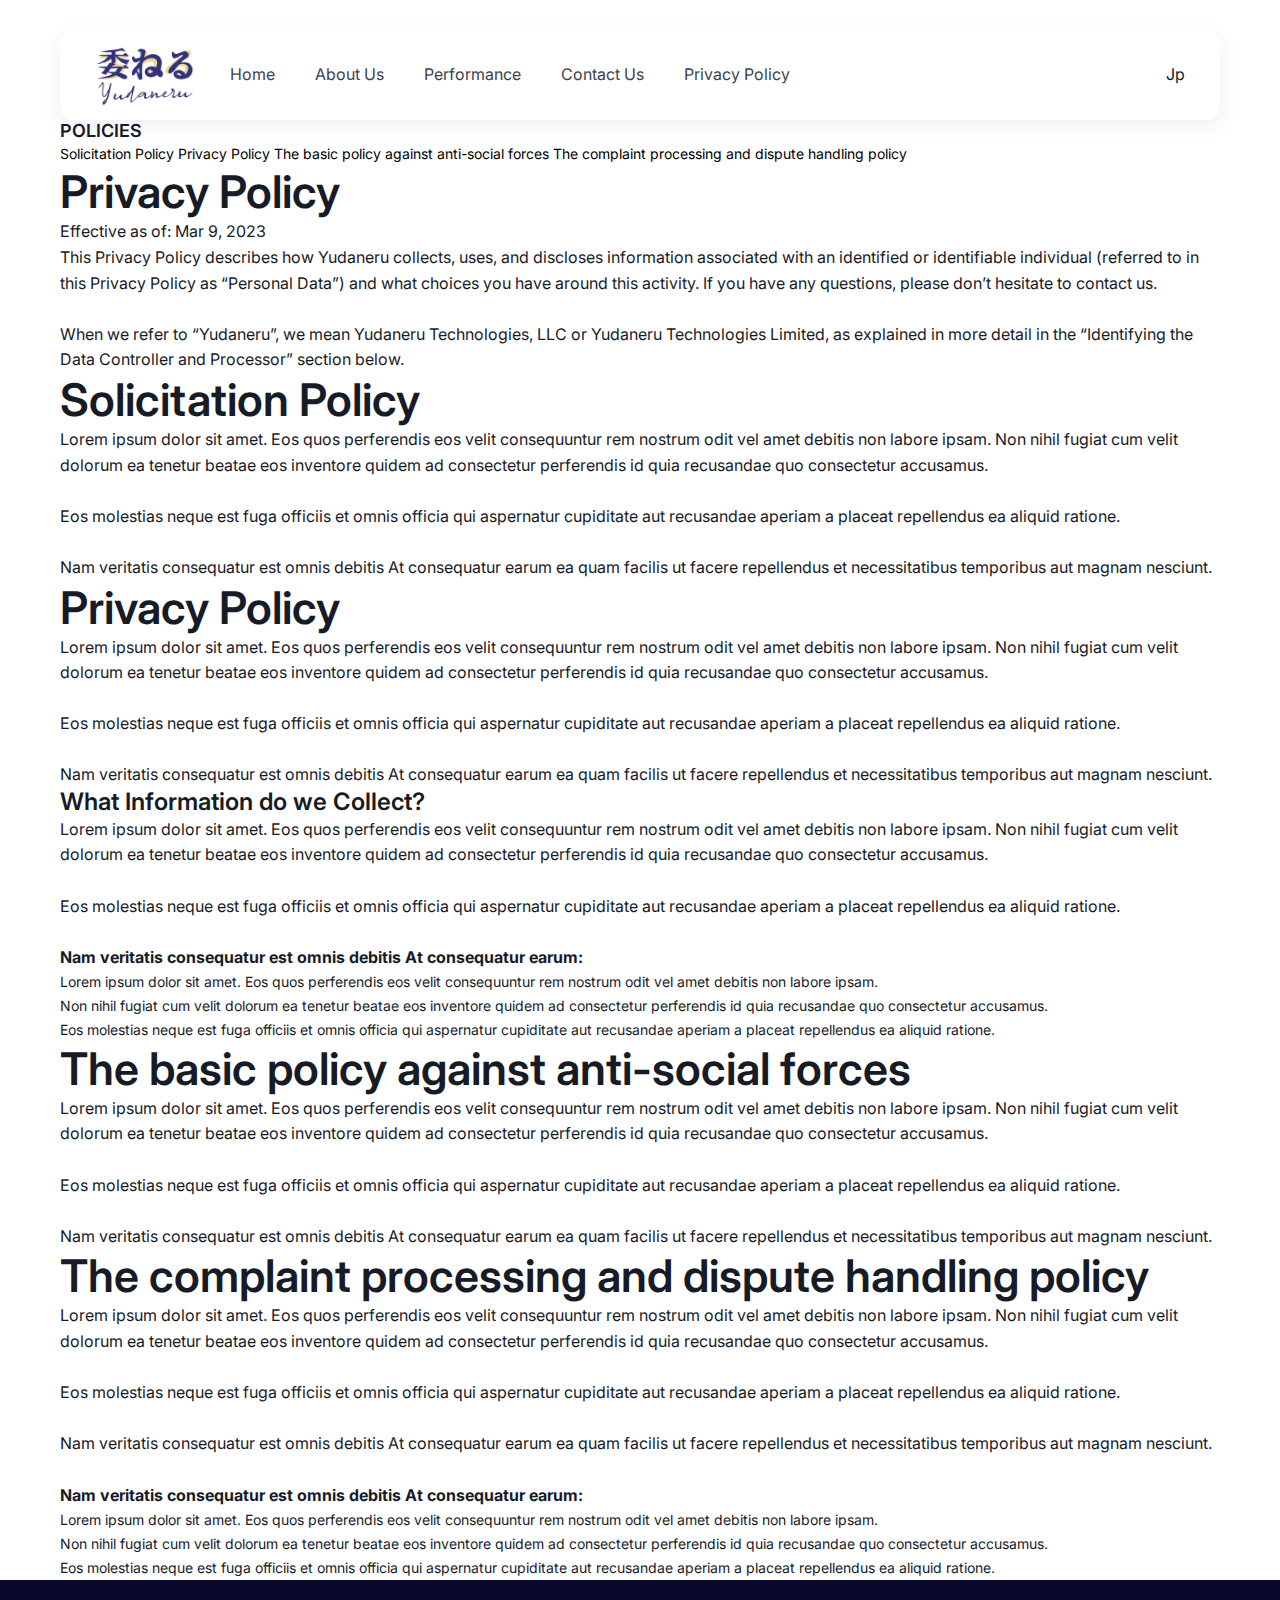
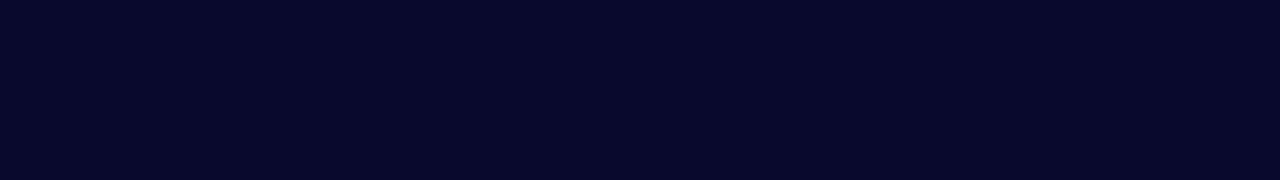
<file: policy.html>
<!DOCTYPE html>
<html lang="en">

<head>
  <meta charset="UTF-8" />
  <meta http-equiv="X-UA-Compatible" content="IE=edge" />
  <meta name="viewport" content="width=device-width, initial-scale=1.0" />
  <link rel="stylesheet" href="css/main.css" />
  <title>yudaneru | Home</title>
</head>

<body>
  <div class="main">
    <!-- #header -->
    <header class="header" id="header">
      <div class="autoContainer">
        <div class="header__inner">
          <a href="/" class="header__inner-logo">
            <span class="logo">
              <img src="images/logo.png" alt="%ProjectName%" />
            </span>
          </a>
          <div class="nav" id="menu">
            <div class="nav__inner">
              <div class="nav__inner-group">
                <a href="" class="nav__inner-link">Home</a>
                <a href="" class="nav__inner-link">About Us</a>
                <a href="" class="nav__inner-link">Performance</a>
                <a href="" class="nav__inner-link">Contact Us</a>
                <a href="" class="nav__inner-link">Privacy Policy</a>
              </div>
              <div class="nav__inner-group">
                <p>Jp</p>
              </div>
            </div>
          </div>
          <button class="burger" id="menuBtn"></button>
        </div>
      </div>
    </header>
    <!-- #header end -->

    <!-- #policy start -->
    <section class="policy">
      <div class="autoContainer">
        <div class="policy__inner">
          <div class="policy__inner-tabs">
            <h6 class="sm">
              POLICIES
            </h6>
            <a href="#Solicitation-policy" class="policyTab active">Solicitation Policy</a>
            <a href="#Privacy-policy" class="policyTab">Privacy Policy</a>
            <a href="#Basic-policy" class="policyTab">The basic policy against anti-social forces</a>
            <a href="#Handling-policy" class="policyTab">The complaint processing and dispute handling policy</a>
          </div>
          <div class="policy__inner-content">

            <div class="poicyContent">
              <div class="policyContent__header caption">
                <h2 class="sm">
                  Privacy Policy
                </h2>
                <p class="sm">
                  Effective as of: Mar 9, 2023
                </p>
              </div>
              <div class="policyContent__body">
                <p class="big">
                  This Privacy Policy describes how Yudaneru collects, uses, and discloses information associated with
                  an identified or identifiable individual (referred to in this Privacy Policy as “Personal Data”) and
                  what choices you have around this activity. If you have any questions, please don’t hesitate to
                  contact us.
                  <br> <br>
                  When we refer to “Yudaneru”, we mean Yudaneru Technologies, LLC or Yudaneru Technologies Limited, as
                  explained in more detail in the “Identifying the Data Controller and Processor” section below.
                </p>
              </div>
            </div>

            <div class="anchor" id="Solicitation-policy">
            </div>
            <div class="poicyContent" id="Solicitation-policy">
              <div class="policyContent__header">
                <h2 class="sm">
                  Solicitation Policy
                </h2>
              </div>
              <div class="policyContent__body">
                <p class="big">
                  Lorem ipsum dolor sit amet. Eos quos perferendis eos velit consequuntur rem nostrum odit vel amet
                  debitis non labore ipsam. Non nihil fugiat cum velit dolorum ea tenetur beatae eos inventore quidem ad
                  consectetur perferendis id quia recusandae quo consectetur accusamus.
                  <br><br>
                  Eos molestias neque est fuga officiis et omnis officia qui aspernatur cupiditate aut recusandae
                  aperiam a placeat repellendus ea aliquid ratione.
                  <br><br>
                  Nam veritatis consequatur est omnis debitis At consequatur earum ea quam facilis ut facere repellendus
                  et necessitatibus temporibus aut magnam nesciunt.
                </p>
              </div>
            </div>

            <div class="anchor" id="Privacy-policy">
            </div>
            <div class="poicyContent" id="Privacy-policy">
              <div class="policyContent__header">
                <h2 class="sm">
                  Privacy Policy
                </h2>
              </div>
              <div class="policyContent__body list">
                <p class="big">
                  Lorem ipsum dolor sit amet. Eos quos perferendis eos velit consequuntur rem nostrum odit vel amet
                  debitis non labore ipsam. Non nihil fugiat cum velit dolorum ea tenetur beatae eos inventore quidem ad
                  consectetur perferendis id quia recusandae quo consectetur accusamus.
                  <br><br>
                  Eos molestias neque est fuga officiis et omnis officia qui aspernatur cupiditate aut recusandae
                  aperiam a placeat repellendus ea aliquid ratione.
                  <br><br>
                  Nam veritatis consequatur est omnis debitis At consequatur earum ea quam facilis ut facere repellendus
                  et necessitatibus temporibus aut magnam nesciunt.
                </p>
                <h4>
                  What Information do we Collect?
                </h4>
                <p class="big">
                  Lorem ipsum dolor sit amet. Eos quos perferendis eos velit consequuntur rem nostrum odit vel amet
                  debitis non labore ipsam. Non nihil fugiat cum velit dolorum ea tenetur beatae eos inventore quidem ad
                  consectetur perferendis id quia recusandae quo consectetur accusamus.
                  <br><br>
                  Eos molestias neque est fuga officiis et omnis officia qui aspernatur cupiditate aut recusandae
                  aperiam a placeat repellendus ea aliquid ratione.
                  <br><br>
                  <strong>
                    Nam veritatis consequatur est omnis debitis At consequatur earum:
                  </strong>
                </p>
                <ul>
                  <li>
                    Lorem ipsum dolor sit amet. Eos quos perferendis eos velit consequuntur rem nostrum odit vel amet
                    debitis non labore ipsam.
                  </li>
                  <li>
                    Non nihil fugiat cum velit dolorum ea tenetur beatae eos inventore quidem ad consectetur perferendis
                    id quia recusandae quo consectetur accusamus.
                  </li>
                  <li>
                    Eos molestias neque est fuga officiis et omnis officia qui aspernatur cupiditate aut recusandae
                    aperiam a placeat repellendus ea aliquid ratione.
                  </li>
                </ul>
              </div>
            </div>

            <div class="anchor" id="Basic-policy">
            </div>
            <div class="poicyContent" id="Basic-policy">
              <div class="policyContent__header">
                <h2 class="sm">
                  The basic policy against anti-social forces
                </h2>
              </div>
              <div class="policyContent__body ">
                <p class="big">
                  Lorem ipsum dolor sit amet. Eos quos perferendis eos velit consequuntur rem nostrum odit vel amet
                  debitis non labore ipsam. Non nihil fugiat cum velit dolorum ea tenetur beatae eos inventore quidem ad
                  consectetur perferendis id quia recusandae quo consectetur accusamus.
                  <br><br>
                  Eos molestias neque est fuga officiis et omnis officia qui aspernatur cupiditate aut recusandae
                  aperiam a placeat repellendus ea aliquid ratione.
                  <br><br>
                  Nam veritatis consequatur est omnis debitis At consequatur earum ea quam facilis ut facere repellendus
                  et necessitatibus temporibus aut magnam nesciunt.
                </p>
              </div>
            </div>

            <div class="anchor" id="Handling-policy">
            </div>
            <div class="poicyContent" id="Handling-policy">
              <div class="policyContent__header">
                <h2 class="sm">
                  The complaint processing and dispute handling policy
                </h2>
              </div>
              <div class="policyContent__body ">
                <p class="big">
                  Lorem ipsum dolor sit amet. Eos quos perferendis eos velit consequuntur rem nostrum odit vel amet
                  debitis non labore ipsam. Non nihil fugiat cum velit dolorum ea tenetur beatae eos inventore quidem ad
                  consectetur perferendis id quia recusandae quo consectetur accusamus.
                  <br><br>
                  Eos molestias neque est fuga officiis et omnis officia qui aspernatur cupiditate aut recusandae
                  aperiam a placeat repellendus ea aliquid ratione.
                  <br><br>
                  Nam veritatis consequatur est omnis debitis At consequatur earum ea quam facilis ut facere repellendus
                  et necessitatibus temporibus aut magnam nesciunt.
                  <br><br>
                  <strong>
                    Nam veritatis consequatur est omnis debitis At consequatur earum:
                  </strong>
                </p>
                <ul>
                  <li>
                    Lorem ipsum dolor sit amet. Eos quos perferendis eos velit consequuntur rem nostrum odit vel amet
                    debitis non labore ipsam.
                  </li>
                  <li>
                    Non nihil fugiat cum velit dolorum ea tenetur beatae eos inventore quidem ad consectetur perferendis
                    id quia recusandae quo consectetur accusamus.
                  </li>
                  <li>
                    Eos molestias neque est fuga officiis et omnis officia qui aspernatur cupiditate aut recusandae
                    aperiam a placeat repellendus ea aliquid ratione.
                  </li>
                </ul>
              </div>
            </div>

          </div>
        </div>
      </div>
    </section>
    <!-- #policy end -->


    <!-- #footer -->
    <footer class="footer">
      <div class="autoContainer">
        <div class="footer__inner"></div>
      </div>
    </footer>
    <!-- #footer end -->

  </div>
  <script src="js/main.js"></script>
</body>

</html>
</file>
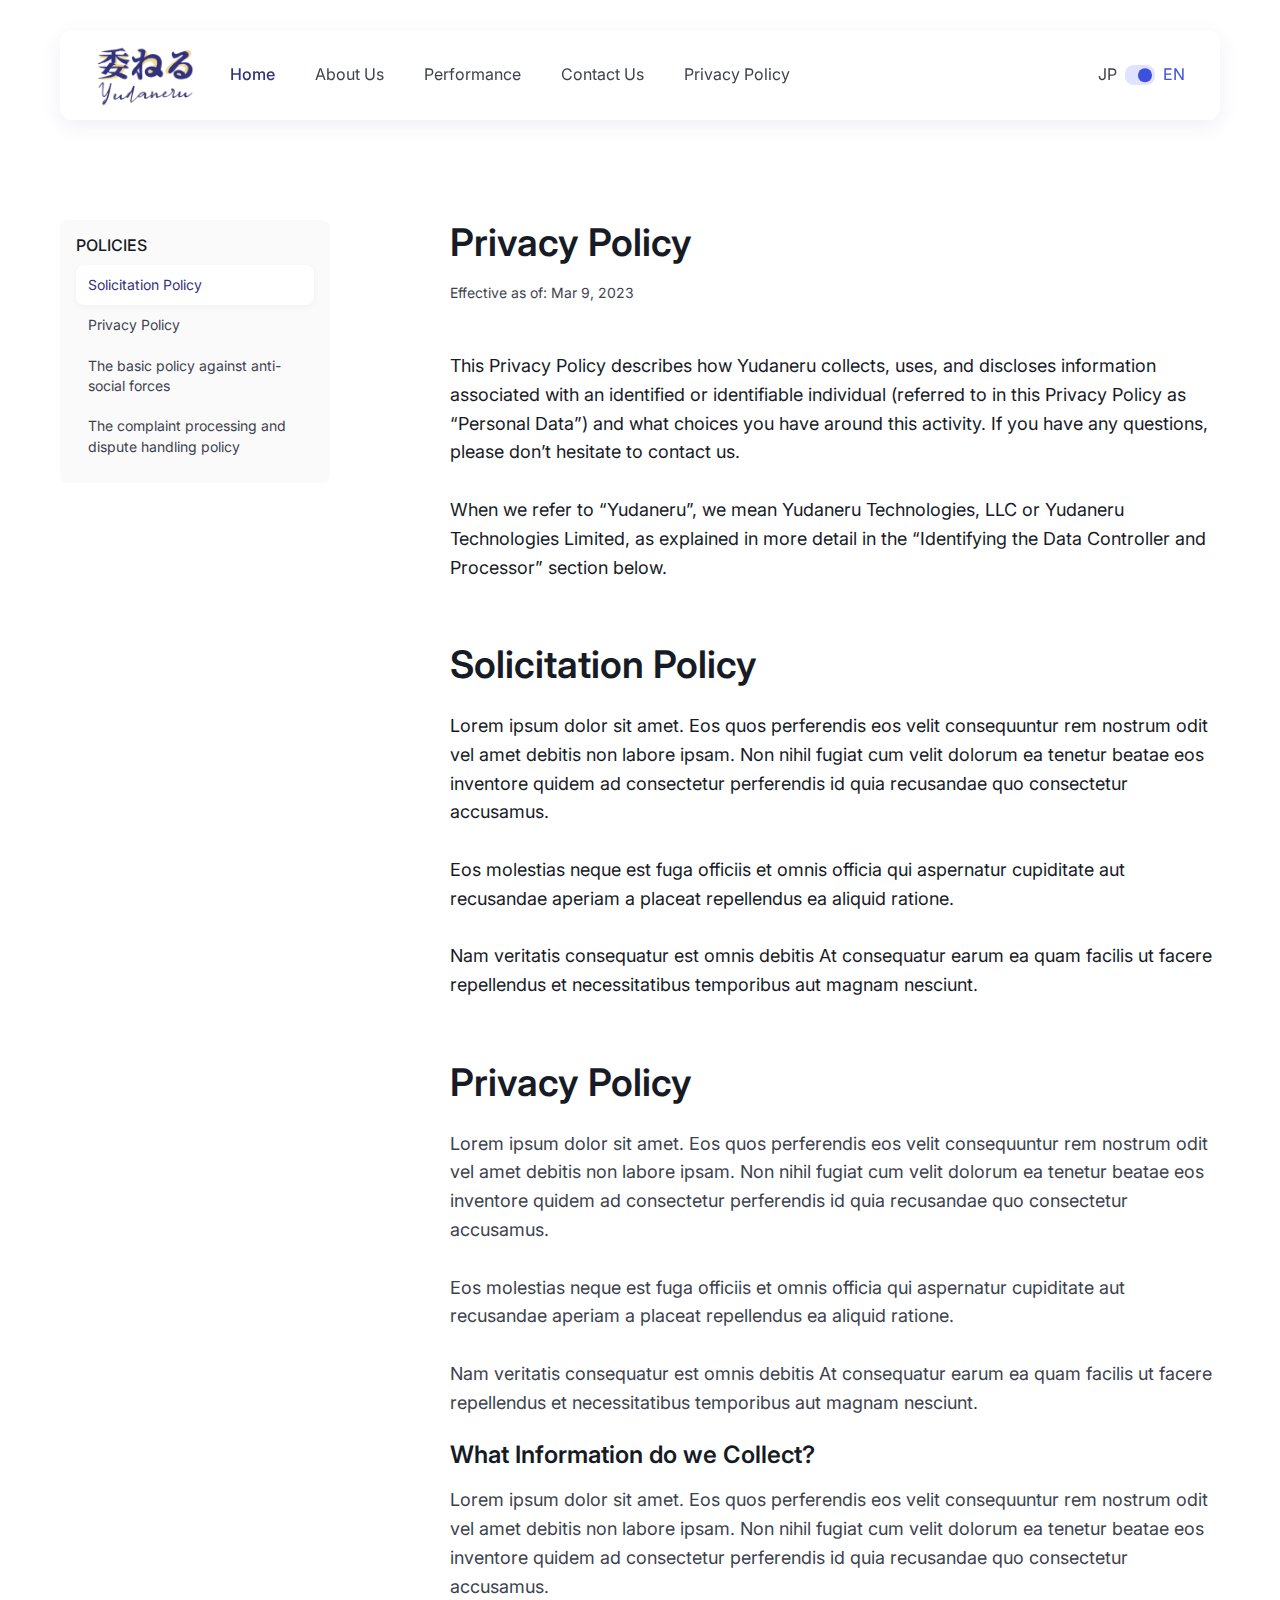
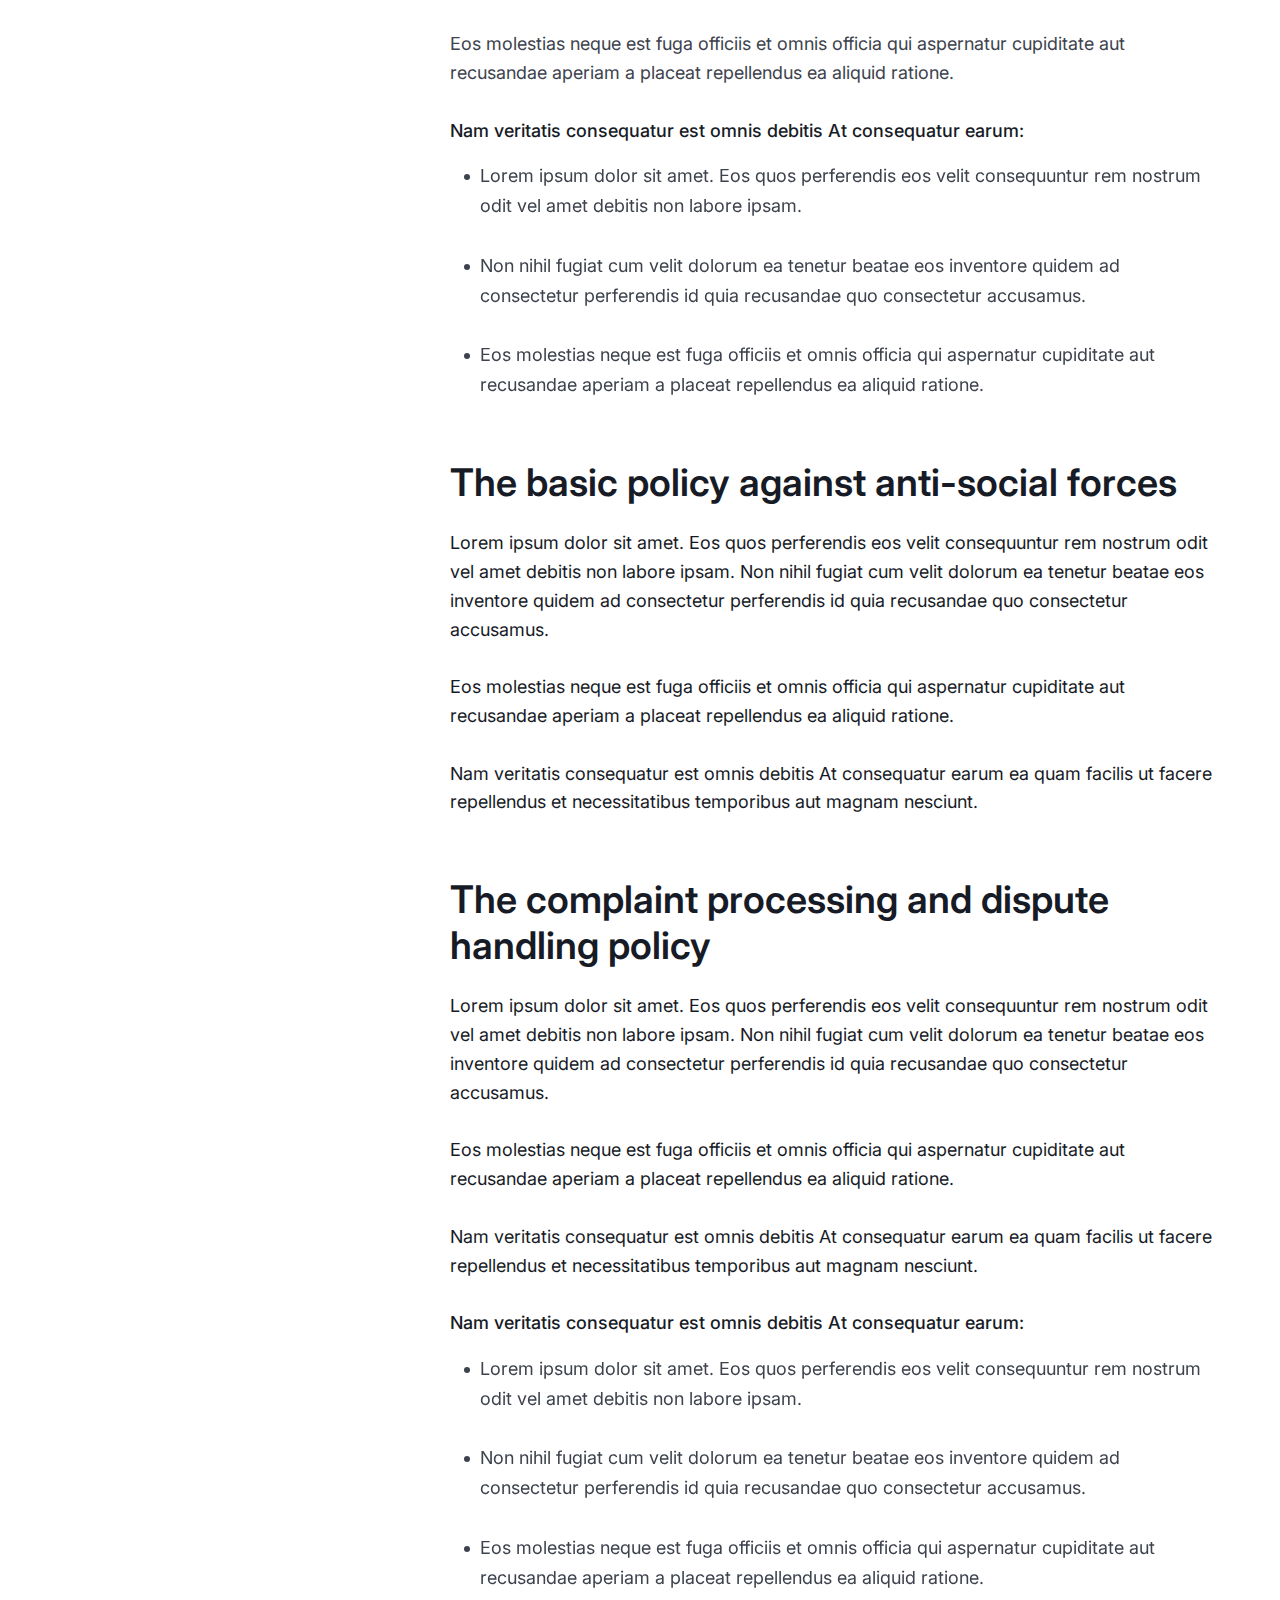
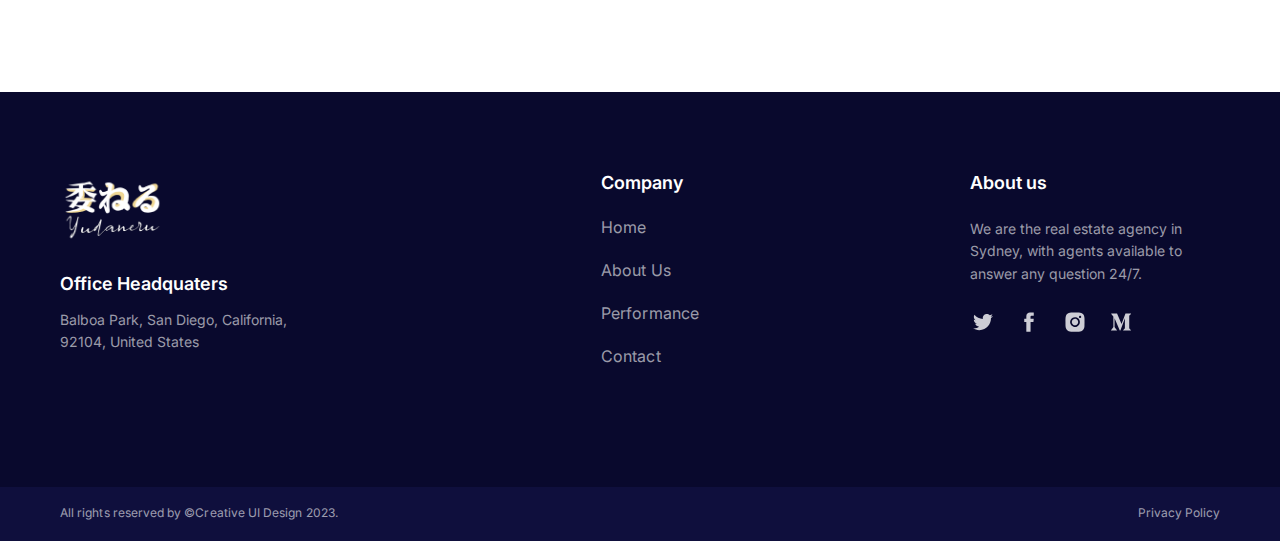
<file: scroll.html>
<!DOCTYPE html>
<html lang="en">
  <head>
    <meta charset="UTF-8" />
    <meta http-equiv="X-UA-Compatible" content="IE=edge" />
    <meta name="viewport" content="width=device-width, initial-scale=1.0" />
    <link rel="stylesheet" href="css/main.css" />
    <title>yudaneru | Home</title>
  </head>

  <body>
    <div class="main">
      <!-- #header -->
      <header class="header" id="header">
        <div class="autoContainer">
          <div class="header__inner">
            <a href="/" class="logo">
              <img src="images/logo.png" alt="%ProjectName%" />
            </a>
            <div class="nav" id="menu">
              <div class="nav__inner">
                <div class="nav__inner-group">
                  <a href="/" class="nav__inner-link active">Home</a>
                  <a href="about-us.html" class="nav__inner-link">About Us</a>
                  <a href="performance.html" class="nav__inner-link">Performance</a>
                  <a href="contact.html" class="nav__inner-link">Contact Us</a>
                  <a href="scroll.html" class="nav__inner-link">Privacy Policy</a>
                </div>
                <div class="nav__inner-group">
                  <div class="switchLang active">
                    <span>JP</span>
                    <div class="switchLang__label"></div>
                    <span>EN</span>
                  </div>
                </div>
              </div>
            </div>
            <button class="burger" id="menuBtn"></button>
          </div>
        </div>
      </header>
      <!-- #header end -->
      <!-- #scroll start -->
      <section class="scroll">
        <div class="autoContainer">
          <div class="scroll__inner">
            <div class="scroll__inner-tabs">
              <h6 class="_sm">POLICIES</h6>
              <a href="#Solicitation-policy" class="scrollTab active"
                >Solicitation Policy</a
              >
              <a href="#Privacy-policy" class="scrollTab">Privacy Policy</a>
              <a href="#Basic-policy" class="scrollTab"
                >The basic policy against anti-social forces</a
              >
              <a href="#Handling-policy" class="scrollTab"
                >The complaint processing and dispute handling policy</a
              >
            </div>
            <div class="scroll__inner-content">
              <div class="scrollContent">
                <div class="scrollContent__header caption">
                  <h2 class="_sm">Privacy Policy</h2>
                  <p class="_sm">Effective as of: Mar 9, 2023</p>
                </div>
                <div class="scrollContent__body">
                  <p class="_lg">
                    This Privacy Policy describes how Yudaneru collects, uses,
                    and discloses information associated with an identified or
                    identifiable individual (referred to in this Privacy Policy
                    as “Personal Data”) and what choices you have around this
                    activity. If you have any questions, please don’t hesitate
                    to contact us.
                    <br />
                    <br />
                    When we refer to “Yudaneru”, we mean Yudaneru Technologies,
                    LLC or Yudaneru Technologies Limited, as explained in more
                    detail in the “Identifying the Data Controller and
                    Processor” section below.
                  </p>
                </div>
              </div>
              <div class="anchor" id="Solicitation-policy"></div>
              <div class="scrollContent">
                <div class="scrollContent__header">
                  <h2 class="_sm">Solicitation Policy</h2>
                </div>
                <div class="scrollContent__body">
                  <p class="_lg">
                    Lorem ipsum dolor sit amet. Eos quos perferendis eos velit
                    consequuntur rem nostrum odit vel amet debitis non labore
                    ipsam. Non nihil fugiat cum velit dolorum ea tenetur beatae
                    eos inventore quidem ad consectetur perferendis id quia
                    recusandae quo consectetur accusamus.
                    <br /><br />
                    Eos molestias neque est fuga officiis et omnis officia qui
                    aspernatur cupiditate aut recusandae aperiam a placeat
                    repellendus ea aliquid ratione.
                    <br /><br />
                    Nam veritatis consequatur est omnis debitis At consequatur
                    earum ea quam facilis ut facere repellendus et
                    necessitatibus temporibus aut magnam nesciunt.
                  </p>
                </div>
              </div>
              <div class="anchor" id="Privacy-policy"></div>
              <div class="scrollContent">
                <div class="scrollContent__header">
                  <h2 class="_sm">Privacy Policy</h2>
                </div>
                <div class="scrollContent__body list">
                  <p class="_lg">
                    Lorem ipsum dolor sit amet. Eos quos perferendis eos velit
                    consequuntur rem nostrum odit vel amet debitis non labore
                    ipsam. Non nihil fugiat cum velit dolorum ea tenetur beatae
                    eos inventore quidem ad consectetur perferendis id quia
                    recusandae quo consectetur accusamus.
                    <br /><br />
                    Eos molestias neque est fuga officiis et omnis officia qui
                    aspernatur cupiditate aut recusandae aperiam a placeat
                    repellendus ea aliquid ratione.
                    <br /><br />
                    Nam veritatis consequatur est omnis debitis At consequatur
                    earum ea quam facilis ut facere repellendus et
                    necessitatibus temporibus aut magnam nesciunt.
                  </p>
                  <h4>What Information do we Collect?</h4>
                  <p class="_lg">
                    Lorem ipsum dolor sit amet. Eos quos perferendis eos velit
                    consequuntur rem nostrum odit vel amet debitis non labore
                    ipsam. Non nihil fugiat cum velit dolorum ea tenetur beatae
                    eos inventore quidem ad consectetur perferendis id quia
                    recusandae quo consectetur accusamus.
                    <br /><br />
                    Eos molestias neque est fuga officiis et omnis officia qui
                    aspernatur cupiditate aut recusandae aperiam a placeat
                    repellendus ea aliquid ratione.
                    <br /><br />
                    <strong>
                      Nam veritatis consequatur est omnis debitis At consequatur
                      earum:
                    </strong>
                  </p>
                  <ul>
                    <li>
                      Lorem ipsum dolor sit amet. Eos quos perferendis eos velit
                      consequuntur rem nostrum odit vel amet debitis non labore
                      ipsam.
                    </li>
                    <li>
                      Non nihil fugiat cum velit dolorum ea tenetur beatae eos
                      inventore quidem ad consectetur perferendis id quia
                      recusandae quo consectetur accusamus.
                    </li>
                    <li>
                      Eos molestias neque est fuga officiis et omnis officia qui
                      aspernatur cupiditate aut recusandae aperiam a placeat
                      repellendus ea aliquid ratione.
                    </li>
                  </ul>
                </div>
              </div>
              <div class="anchor" id="Basic-policy"></div>
              <div class="scrollContent">
                <div class="scrollContent__header">
                  <h2 class="_sm">
                    The basic policy against anti-social forces
                  </h2>
                </div>
                <div class="scrollContent__body">
                  <p class="_lg">
                    Lorem ipsum dolor sit amet. Eos quos perferendis eos velit
                    consequuntur rem nostrum odit vel amet debitis non labore
                    ipsam. Non nihil fugiat cum velit dolorum ea tenetur beatae
                    eos inventore quidem ad consectetur perferendis id quia
                    recusandae quo consectetur accusamus.
                    <br /><br />
                    Eos molestias neque est fuga officiis et omnis officia qui
                    aspernatur cupiditate aut recusandae aperiam a placeat
                    repellendus ea aliquid ratione.
                    <br /><br />
                    Nam veritatis consequatur est omnis debitis At consequatur
                    earum ea quam facilis ut facere repellendus et
                    necessitatibus temporibus aut magnam nesciunt.
                  </p>
                </div>
              </div>
              <div class="anchor" id="Handling-policy"></div>
              <div class="scrollContent">
                <div class="scrollContent__header">
                  <h2 class="_sm">
                    The complaint processing and dispute handling policy
                  </h2>
                </div>
                <div class="scrollContent__body">
                  <p class="_lg">
                    Lorem ipsum dolor sit amet. Eos quos perferendis eos velit
                    consequuntur rem nostrum odit vel amet debitis non labore
                    ipsam. Non nihil fugiat cum velit dolorum ea tenetur beatae
                    eos inventore quidem ad consectetur perferendis id quia
                    recusandae quo consectetur accusamus.
                    <br /><br />
                    Eos molestias neque est fuga officiis et omnis officia qui
                    aspernatur cupiditate aut recusandae aperiam a placeat
                    repellendus ea aliquid ratione.
                    <br /><br />
                    Nam veritatis consequatur est omnis debitis At consequatur
                    earum ea quam facilis ut facere repellendus et
                    necessitatibus temporibus aut magnam nesciunt.
                    <br /><br />
                    <strong>
                      Nam veritatis consequatur est omnis debitis At consequatur
                      earum:
                    </strong>
                  </p>
                  <ul>
                    <li>
                      Lorem ipsum dolor sit amet. Eos quos perferendis eos velit
                      consequuntur rem nostrum odit vel amet debitis non labore
                      ipsam.
                    </li>
                    <li>
                      Non nihil fugiat cum velit dolorum ea tenetur beatae eos
                      inventore quidem ad consectetur perferendis id quia
                      recusandae quo consectetur accusamus.
                    </li>
                    <li>
                      Eos molestias neque est fuga officiis et omnis officia qui
                      aspernatur cupiditate aut recusandae aperiam a placeat
                      repellendus ea aliquid ratione.
                    </li>
                  </ul>
                </div>
              </div>
            </div>
          </div>
        </div>
      </section>
      <!-- #scroll end -->
      <!-- #footer -->
      <footer class="footer">
        <div class="autoContainer">
          <div class="footer__inner">
            <div class="footer__inner-info">
              <div class="logo">
                <img src="images/logoLight.png" alt="yudaneru" />
              </div>
              <div class="footer__inner-info-group">
                <h6>Office Headquaters</h6>
                <p class="_sm">
                  Balboa Park, San Diego, California, 92104, United States
                </p>
              </div>
            </div>
            <div class="footer__inner-links">
              <div class="footer__inner-links-column">
                <h6>Company</h6>
                <a href="#" class="footer__inner-link">Home</a>
                <a href="#" class="footer__inner-link">About Us</a>
                <a href="#" class="footer__inner-link">Performance</a>
                <a href="#" class="footer__inner-link">Contact</a>
              </div>
            </div>
            <div class="footer__inner-social">
              <h6>About us</h6>
              <p class="_sm">
                We are the real estate agency in Sydney, with agents available
                to answer any question 24/7.
              </p>
              <div class="footer__inner-social-links">
                <a href="#" class="button button--icon">
                  <svg
                    width="20"
                    height="17"
                    viewBox="0 0 20 17"
                    fill="none"
                    xmlns="http://www.w3.org/2000/svg"
                  >
                    <path
                      d="M20 2.41598C19.2477 2.74211 18.452 2.95886 17.6375 3.05958C18.4959 2.5534 19.1376 1.75188 19.4412 0.806881C18.6376 1.2805 17.7585 1.61407 16.8418 1.79317C16.2797 1.19621 15.5498 0.78116 14.7471 0.601976C13.9443 0.422793 13.106 0.487767 12.3409 0.78845C11.5758 1.08913 10.9195 1.61162 10.4572 2.28797C9.99495 2.96432 9.74811 3.76325 9.7488 4.58088C9.74565 4.89288 9.77753 5.20426 9.84384 5.50924C8.21268 5.42977 6.61677 5.00905 5.16043 4.27459C3.70409 3.54013 2.42012 2.50846 1.39245 1.24705C0.864844 2.14345 0.701343 3.20617 0.935321 4.2183C1.1693 5.23043 1.78312 6.11566 2.65149 6.69331C2.00274 6.67589 1.3677 6.50375 0.799894 6.19139V6.23579C0.800962 7.1768 1.1282 8.08871 1.72653 8.81803C2.32485 9.54734 3.15773 10.0495 4.08496 10.2401C3.73418 10.332 3.37266 10.3771 3.00991 10.3743C2.74943 10.3788 2.48922 10.3555 2.23377 10.3046C2.49877 11.1134 3.00949 11.8206 3.69562 12.3289C4.38176 12.8373 5.20957 13.1218 6.0651 13.1432C4.61377 14.2712 2.82387 14.8832 0.981439 14.8813C0.653423 14.8834 0.325605 14.8647 0 14.8252C1.87484 16.0258 4.05953 16.661 6.2899 16.6538C13.8348 16.6538 17.96 10.4425 17.96 5.05838C17.96 4.87816 17.9537 4.70439 17.9449 4.53164C18.7537 3.95644 19.4501 3.23949 20 2.41598Z"
                      fill="currentColor"
                    />
                  </svg>
                </a>
                <a href="#" class="button button--icon">
                  <svg
                    width="10"
                    height="21"
                    viewBox="0 0 10 21"
                    fill="none"
                    xmlns="http://www.w3.org/2000/svg"
                  >
                    <path
                      fill-rule="evenodd"
                      clip-rule="evenodd"
                      d="M2.2014 10.6554V20.4092C2.2014 20.541 2.3185 20.6728 2.48244 20.6728H6.3466C6.48712 20.6728 6.62763 20.563 6.62763 20.4092V10.4796H9.41452C9.55503 10.4796 9.67213 10.3698 9.69555 10.238L9.92974 7.27228C9.95316 7.11851 9.81265 6.9867 9.64871 6.9867H6.60422V4.87776C6.60422 4.37249 7.02576 3.97706 7.5644 3.97706H9.71897C9.85948 3.97706 10 3.86722 10 3.71345V0.747748C10 0.615939 9.8829 0.484131 9.71897 0.484131H6.06557C3.93443 0.484131 2.2014 2.10977 2.2014 4.10887V6.9867H0.281031C0.140515 6.9867 0 7.09654 0 7.25032V10.238C0 10.3698 0.117096 10.5016 0.281031 10.5016H2.2014V10.6554Z"
                      fill="currentColor"
                    />
                  </svg>
                </a>
                <a href="#" class="button button--icon">
                  <svg
                    width="20"
                    height="21"
                    viewBox="0 0 20 21"
                    fill="none"
                    xmlns="http://www.w3.org/2000/svg"
                  >
                    <path
                      d="M9.98328 13.9391C9.32467 13.9391 8.68085 13.7419 8.13323 13.3726C7.58562 13.0032 7.1588 12.4782 6.90676 11.864C6.65472 11.2498 6.58878 10.5739 6.71727 9.92188C6.84576 9.26983 7.16291 8.67088 7.62862 8.20078C8.09433 7.73067 8.68768 7.41053 9.33363 7.28083C9.97959 7.15113 10.6491 7.21769 11.2576 7.47211C11.8661 7.72653 12.3862 8.15737 12.7521 8.71015C13.118 9.26294 13.3133 9.91283 13.3133 10.5777C13.3133 11.0191 13.2271 11.4562 13.0598 11.864C12.8925 12.2718 12.6472 12.6424 12.3379 12.9545C12.0287 13.2667 11.6616 13.5143 11.2576 13.6832C10.8536 13.8521 10.4206 13.9391 9.98328 13.9391Z"
                      fill="currentColor"
                    />
                    <path
                      fill-rule="evenodd"
                      clip-rule="evenodd"
                      d="M19.48 3.96668C19.7652 4.75344 19.9206 5.58208 19.94 6.41961C20 7.48961 20 7.83282 20 10.5785C20 12.2689 19.9773 13.0487 19.9598 13.6481C19.9489 14.0222 19.94 14.3261 19.94 14.7374C19.9206 15.5749 19.7652 16.4035 19.48 17.1903C19.2283 17.8648 18.8322 18.4749 18.32 18.977C17.8248 19.4944 17.2196 19.8914 16.55 20.1379C15.7727 20.4345 14.9509 20.5949 14.12 20.6123C13.06 20.6729 12.72 20.6729 10 20.6729C7.28 20.6729 6.94 20.6729 5.88 20.6123C5.04915 20.5949 4.22734 20.4345 3.45 20.1379C2.78168 19.8889 2.17693 19.4923 1.68 18.977C1.16743 18.4771 0.774175 17.8662 0.529999 17.1903C0.23616 16.4056 0.0772095 15.5761 0.0599995 14.7374C0 13.6674 0 13.3242 0 10.5785C0 7.83282 0 7.48961 0.0599995 6.41961C0.0772095 5.58092 0.23616 4.75136 0.529999 3.96668C0.774175 3.2908 1.16743 2.67983 1.68 2.17998C2.17693 1.66473 2.78168 1.26811 3.45 1.01913C4.22734 0.72252 5.04915 0.56207 5.88 0.544697C6.94 0.484131 7.28 0.484131 10 0.484131C12.72 0.484131 13.06 0.484131 14.12 0.544697C14.9509 0.56207 15.7727 0.72252 16.55 1.01913C17.2196 1.26561 17.8248 1.66257 18.32 2.17998C18.83 2.68397 19.2257 3.29352 19.48 3.96668ZM15.325 3.97575C15.0877 3.97575 14.8557 4.0468 14.6583 4.1799C14.461 4.313 14.3072 4.50218 14.2163 4.72352C14.1255 4.94486 14.1018 5.18842 14.1481 5.42339C14.1944 5.65837 14.3087 5.8742 14.4765 6.04361C14.6443 6.21302 14.8581 6.32838 15.0909 6.37512C15.3237 6.42186 15.565 6.39787 15.7842 6.30619C16.0035 6.21451 16.1909 6.05925 16.3228 5.86005C16.4546 5.66085 16.525 5.42665 16.525 5.18708C16.525 4.86581 16.3986 4.55771 16.1735 4.33054C15.9485 4.10337 15.6433 3.97575 15.325 3.97575ZM9.98328 5.39925C8.96909 5.40125 7.97825 5.70665 7.13594 6.27688C6.29363 6.8471 5.63766 7.65655 5.25092 8.60295C4.86417 9.54936 4.76401 10.5902 4.96308 11.5941C5.16215 12.5979 5.65152 13.5197 6.36936 14.2429C7.0872 14.9661 8.00129 15.4583 8.99614 15.6573C9.99099 15.8563 11.0219 15.7531 11.9588 15.3609C12.8956 14.9687 13.6962 14.3049 14.2594 13.4536C14.8227 12.6022 15.1233 11.6014 15.1233 10.5777C15.1246 9.8964 14.9925 9.22159 14.7345 8.59206C14.4766 7.96252 14.0978 7.39068 13.6202 6.90942C13.1425 6.42816 12.5752 6.04699 11.9511 5.78782C11.3269 5.52864 10.6582 5.39659 9.98328 5.39925Z"
                      fill="currentColor"
                    />
                  </svg>
                </a>
                <a href="#" class="button button--icon">
                  <svg
                    width="19"
                    height="17"
                    viewBox="0 0 19 17"
                    fill="none"
                    xmlns="http://www.w3.org/2000/svg"
                  >
                    <path
                      d="M2.25304 3.79767C2.27662 3.54795 2.18767 3.30115 2.01353 3.13305L0.239495 0.844771V0.50293H5.74792L10.0056 10.5011L13.7488 0.50293H19V0.844771L17.4832 2.40191C17.3524 2.50863 17.2876 2.68406 17.3146 2.85768V14.2992C17.2876 14.4728 17.3524 14.6482 17.4832 14.7549L18.9645 16.3121V16.6539H11.5135V16.3121L13.0481 14.7169C13.1989 14.5555 13.1989 14.5081 13.1989 14.2611V5.01303L8.93232 16.6159H8.35572L3.38841 5.01303V12.7895C3.34703 13.1164 3.44844 13.4455 3.66338 13.682L5.65921 16.2741V16.6159H0V16.2741L1.99577 13.682C2.20923 13.4451 2.3047 13.1138 2.25304 12.7895V3.79767Z"
                      fill="currentColor"
                    />
                  </svg>
                </a>
              </div>
            </div>
          </div>
          <div class="footer__copyright">
            <p class="_sm">All rights reserved by ©Creative UI Design 2023.</p>
            <a href="#" id="">Privacy Policy</a>
          </div>
        </div>
      </footer>
      <!-- #footer end -->
    </div>
    <script src="js/main.js"></script>
    <script src="js/highlight-nav.js"></script>
  </body>
</html>
</file>
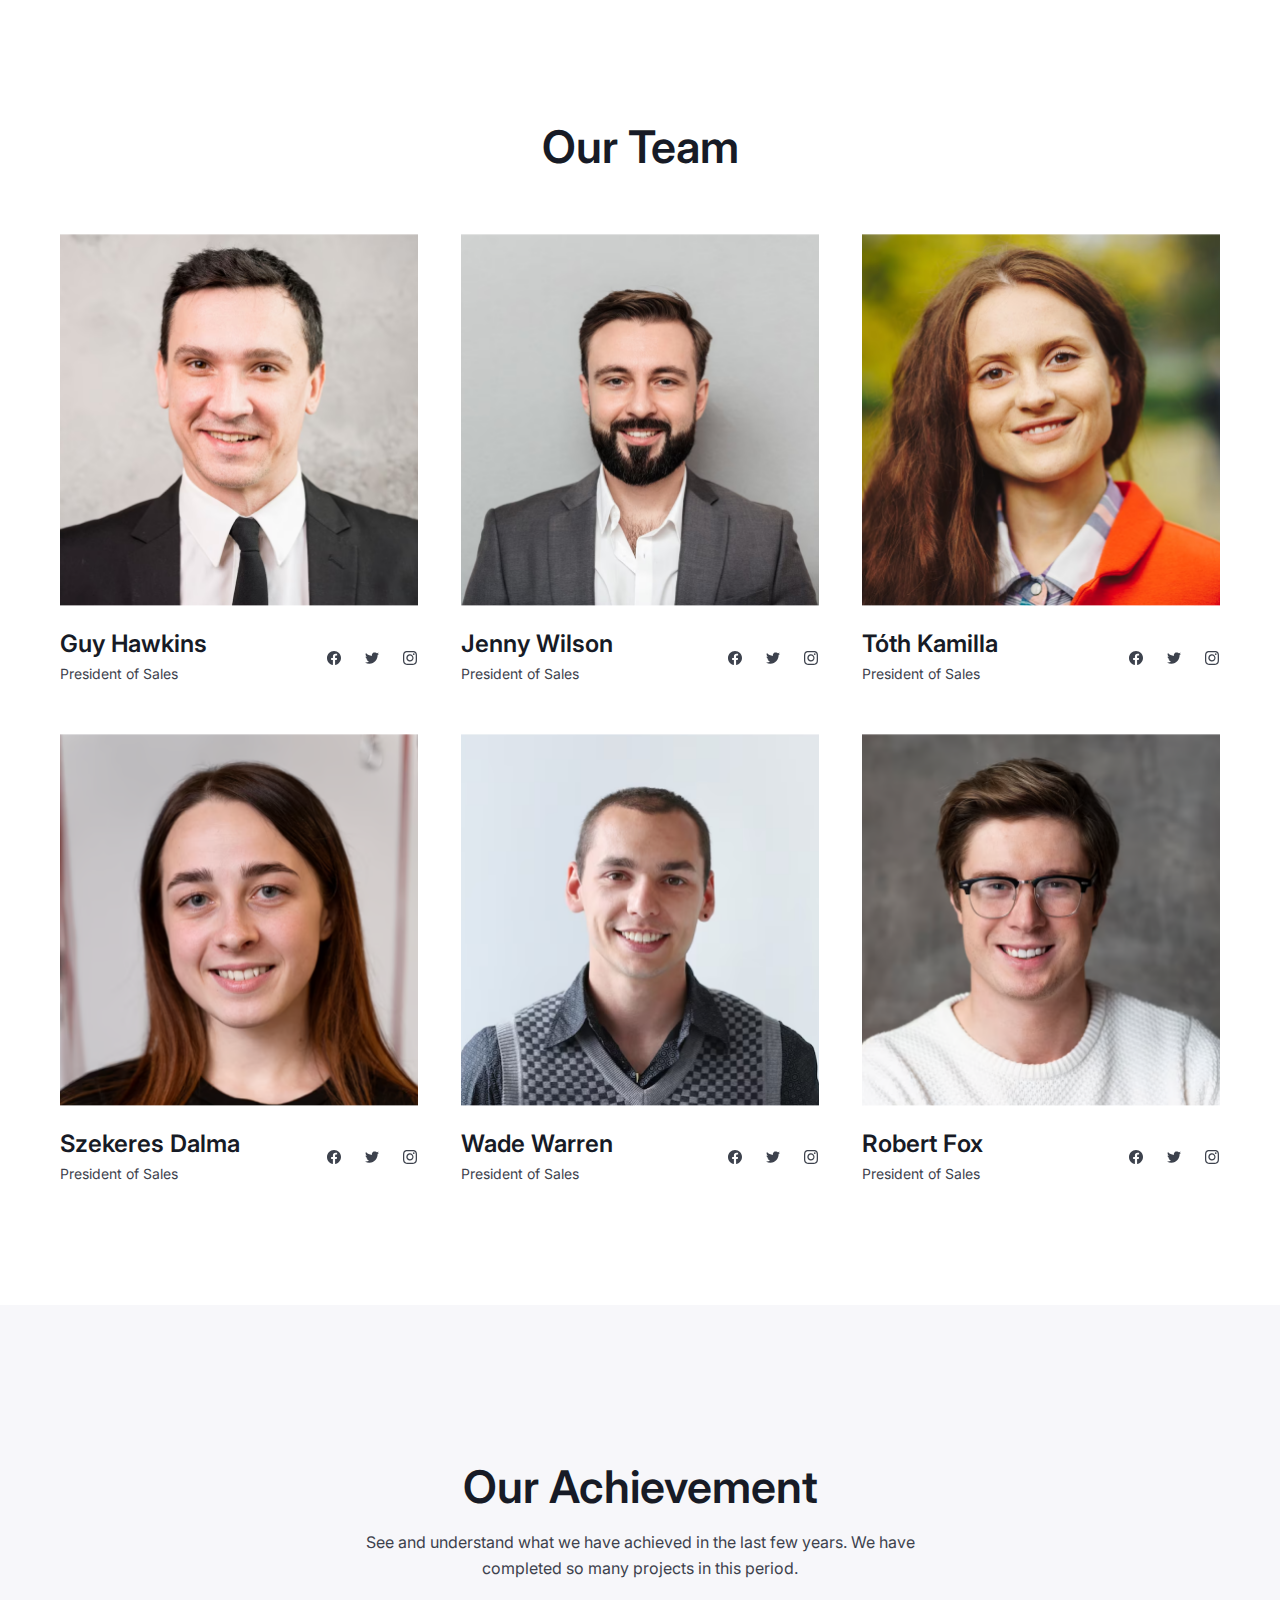
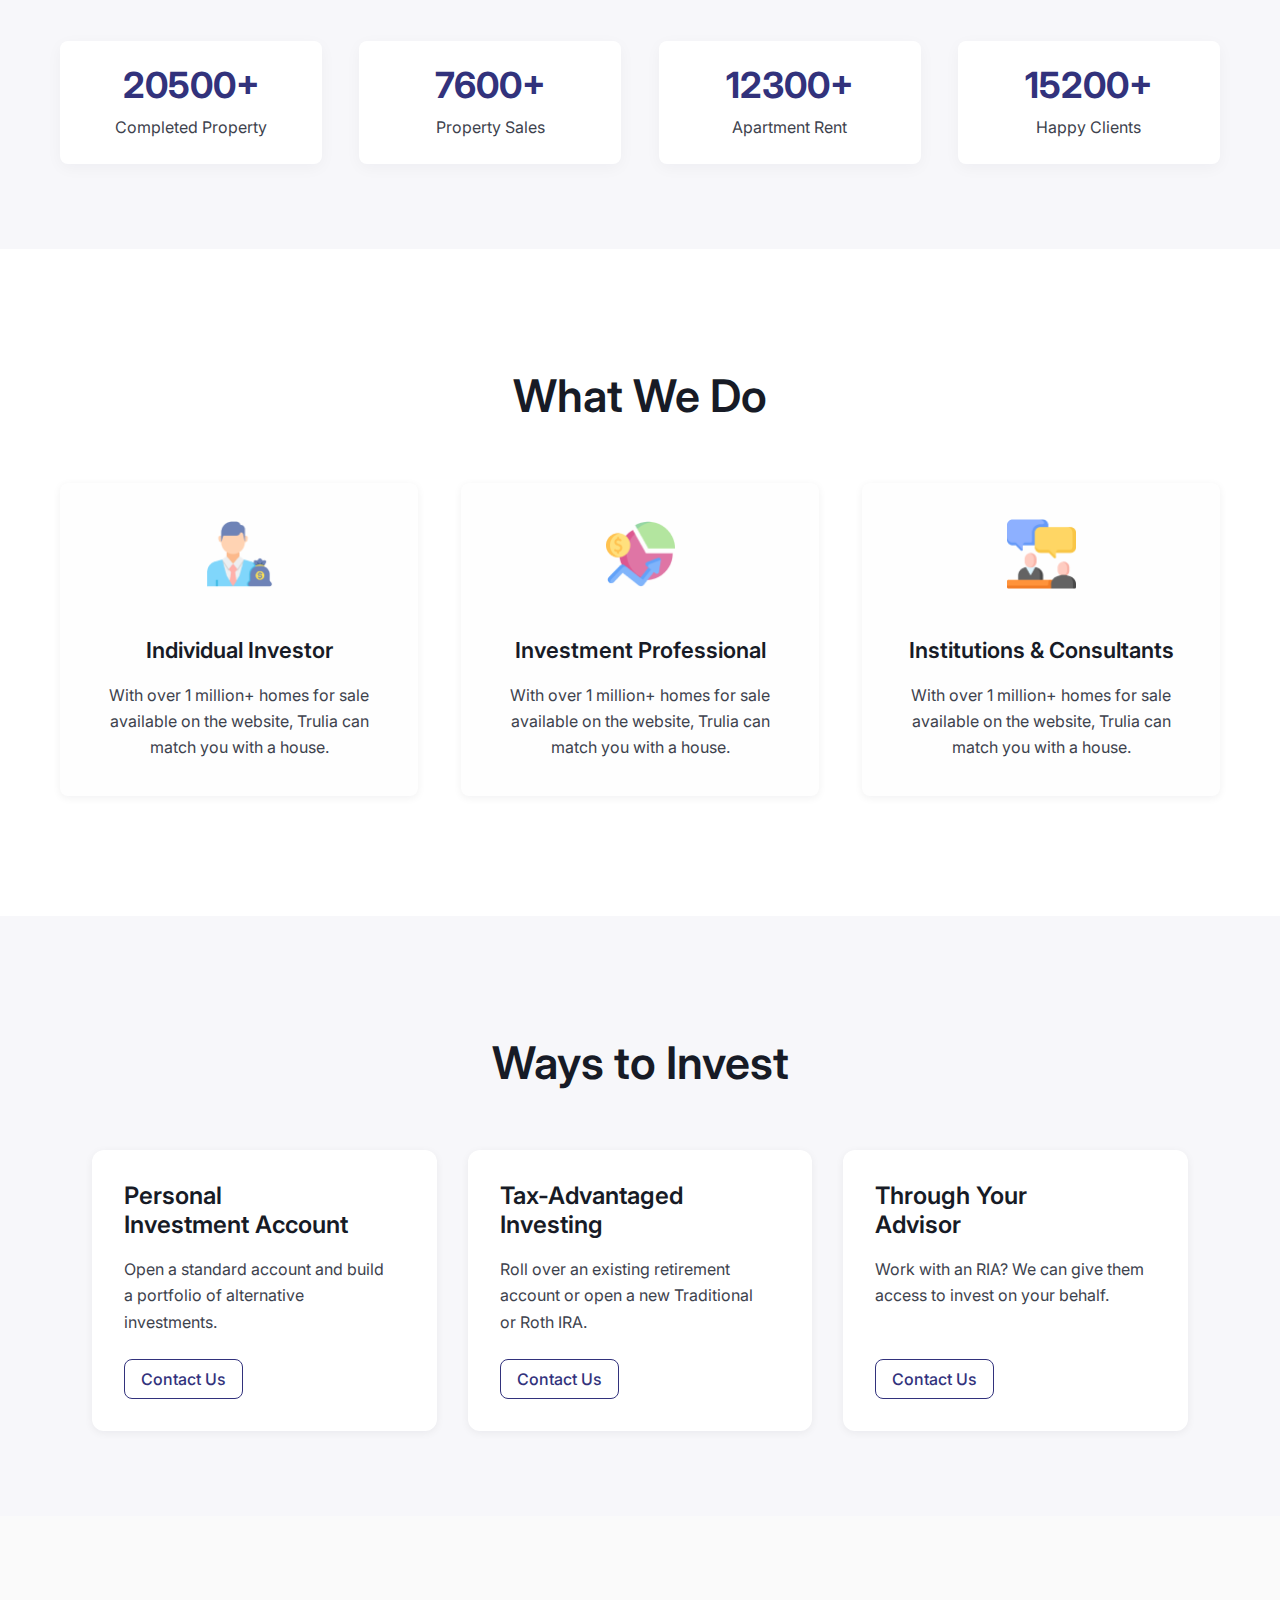
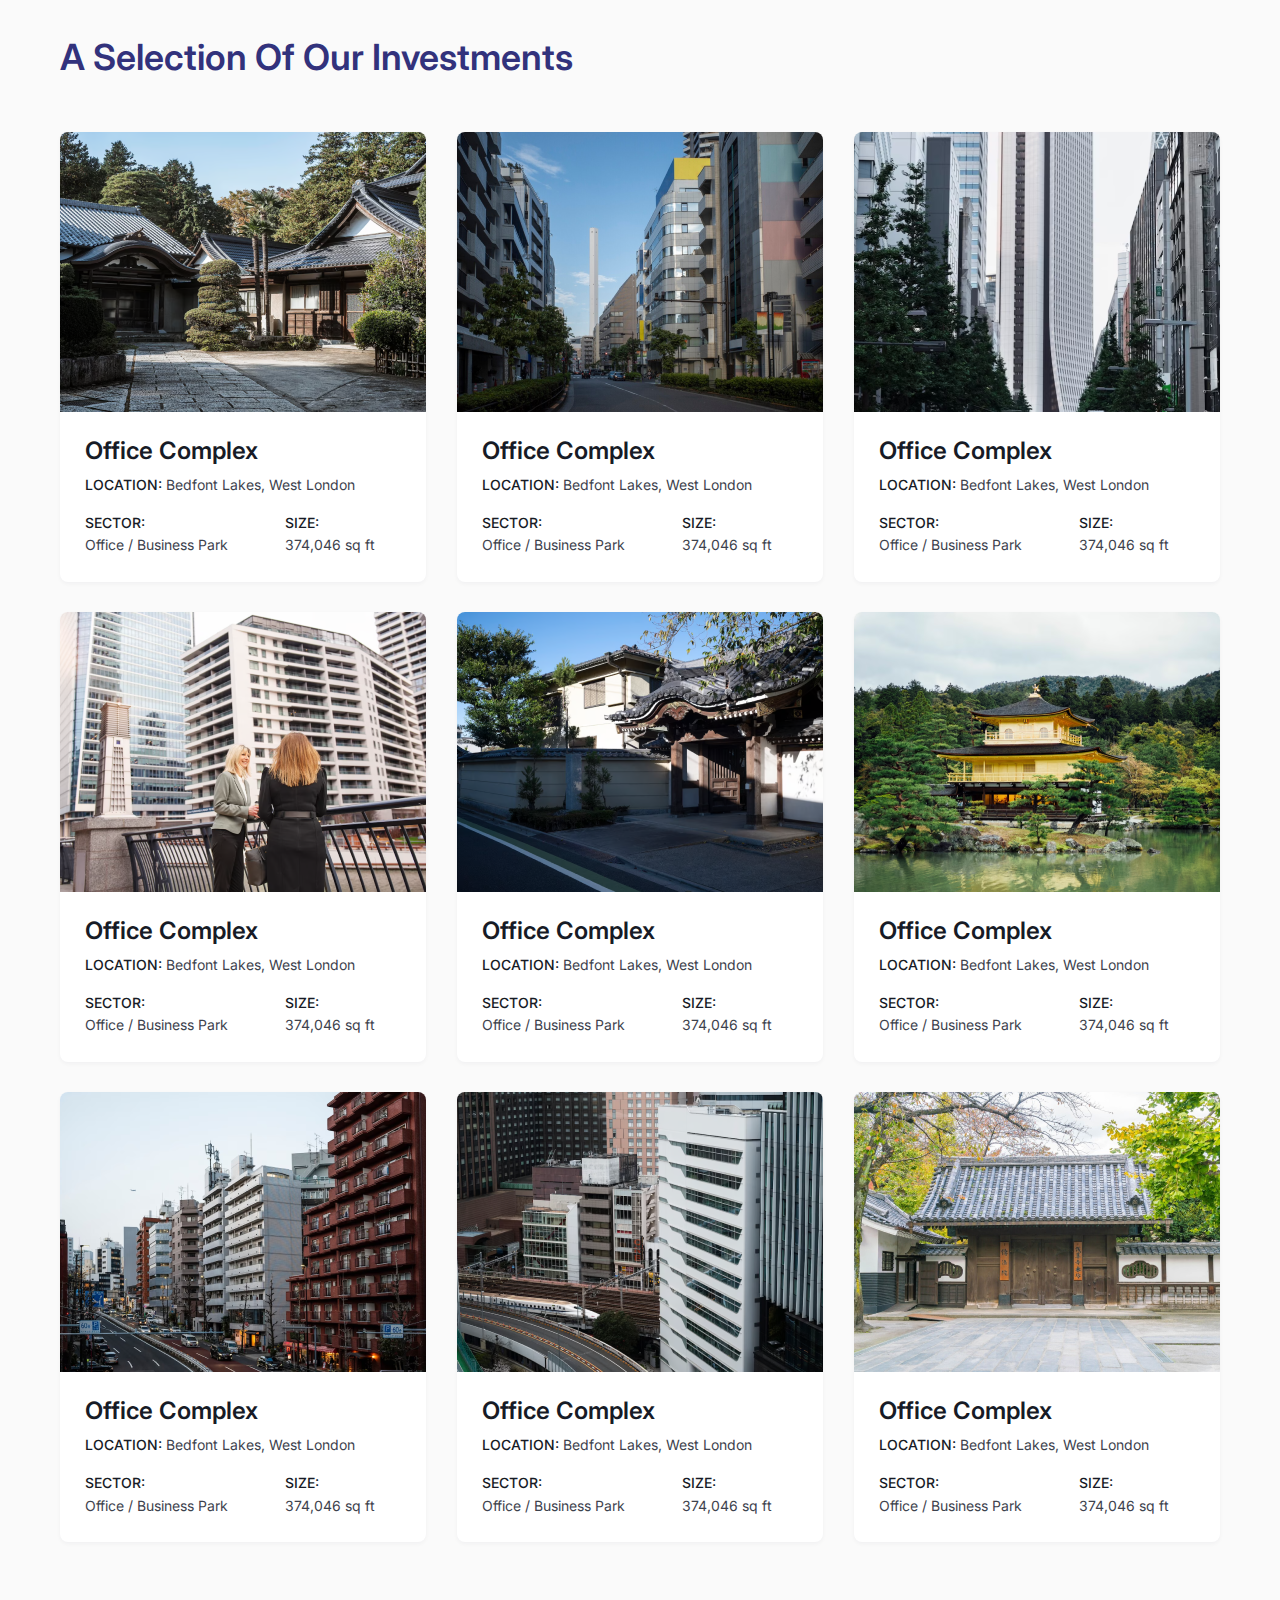
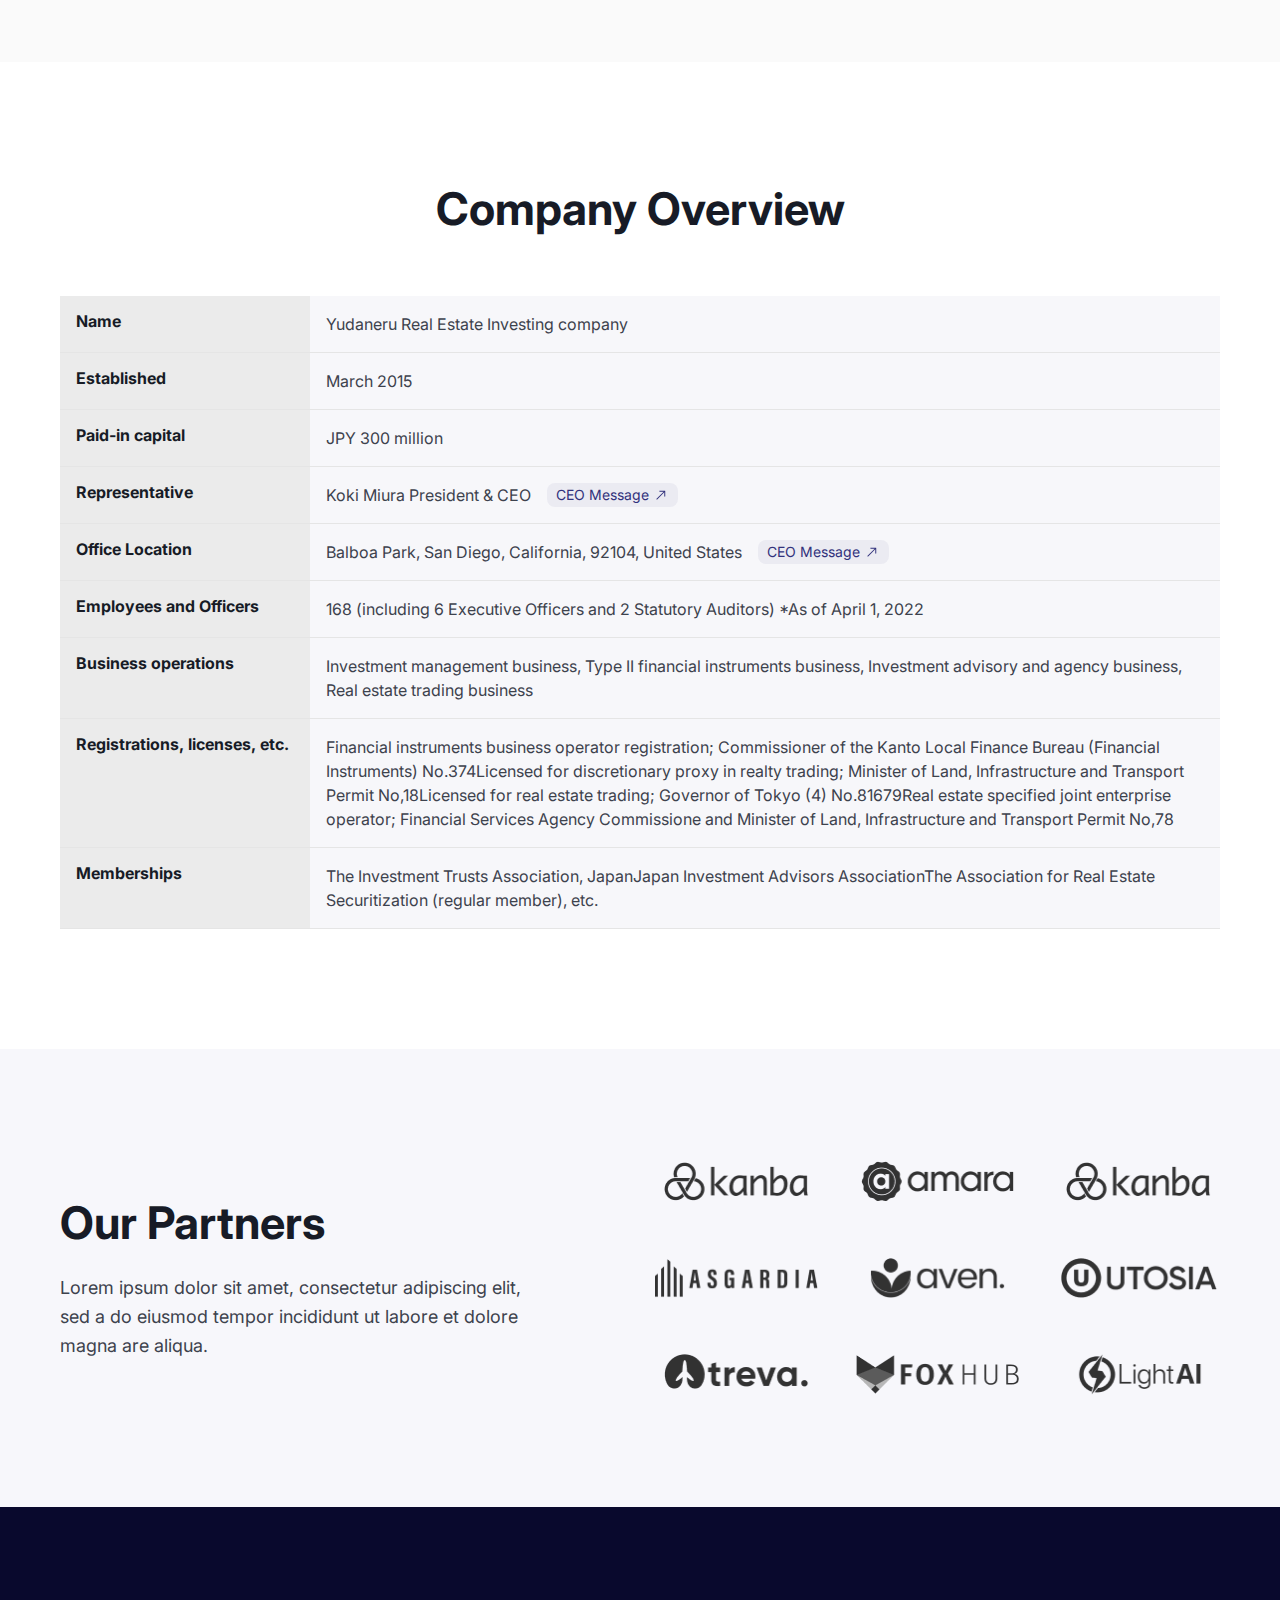
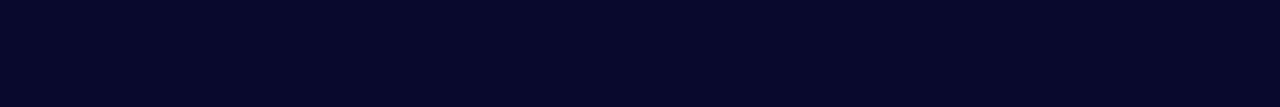
<file: sections.html>
<!DOCTYPE html>
<html lang="en">

<head>
  <meta charset="UTF-8" />
  <meta http-equiv="X-UA-Compatible" content="IE=edge" />
  <meta name="viewport" content="width=device-width, initial-scale=1.0" />
  <link rel="stylesheet" href="css/main.css" />
  <title>yudaneru | Home</title>
</head>

<body>
  <div class="main">

    <!-- #gridTeam start -->
    <section class="grid grid--team">
      <div class="autoContainer">
        <div class="grid__inner">
          <h2>
            Our Team
          </h2>
          <div class="grid__inner-row">
            <div class="gridItem">
              <div class="gridItem__image">
                <div class="ratioImage">
                  <img src="./images/team/team-1.png" alt="">
                </div>
              </div>
              <div class="gridItem__info">
                <div class="gridItem__info-text">
                  <h4>
                    Guy Hawkins
                  </h4>
                  <p class="_sm">
                    President of Sales
                  </p>
                </div>
                <div class="gridItem__info-social">
                  <a href="#" class="button button--icon smIcon">
                    <svg width="16" height="17" viewBox="0 0 16 17" fill="none" xmlns="http://www.w3.org/2000/svg">
                      <path
                        d="M16 8.46992C16 4.02392 12.418 0.419922 8.00005 0.419922C3.58005 0.420922 -0.00195312 4.02392 -0.00195312 8.47092C-0.00195312 12.4879 2.92405 15.8179 6.74805 16.4219V10.7969H4.71805V8.47092H6.75005V6.69592C6.75005 4.67892 7.94505 3.56492 9.77205 3.56492C10.648 3.56492 11.563 3.72192 11.563 3.72192V5.70192H10.554C9.56105 5.70192 9.25105 6.32292 9.25105 6.95992V8.46992H11.469L11.115 10.7959H9.25005V16.4209C13.074 15.8169 16 12.4869 16 8.46992Z" />
                    </svg>
                  </a>
                  <a href="#" class="button button--icon smIcon">
                    <svg width="20" height="17" viewBox="0 0 20 17" fill="none" xmlns="http://www.w3.org/2000/svg">
                      <path
                        d="M20 2.41598C19.2477 2.74211 18.452 2.95886 17.6375 3.05958C18.4959 2.5534 19.1376 1.75188 19.4412 0.806881C18.6376 1.2805 17.7585 1.61407 16.8418 1.79317C16.2797 1.19621 15.5498 0.78116 14.7471 0.601976C13.9443 0.422793 13.106 0.487767 12.3409 0.78845C11.5758 1.08913 10.9195 1.61162 10.4572 2.28797C9.99495 2.96432 9.74811 3.76325 9.7488 4.58088C9.74565 4.89288 9.77753 5.20426 9.84384 5.50924C8.21268 5.42977 6.61677 5.00905 5.16043 4.27459C3.70409 3.54013 2.42012 2.50846 1.39245 1.24705C0.864844 2.14345 0.701343 3.20617 0.935321 4.2183C1.1693 5.23043 1.78312 6.11566 2.65149 6.69331C2.00274 6.67589 1.3677 6.50375 0.799894 6.19139V6.23579C0.800962 7.1768 1.1282 8.08871 1.72653 8.81803C2.32485 9.54734 3.15773 10.0495 4.08496 10.2401C3.73418 10.332 3.37266 10.3771 3.00991 10.3743C2.74943 10.3788 2.48922 10.3555 2.23377 10.3046C2.49877 11.1134 3.00949 11.8206 3.69562 12.3289C4.38176 12.8373 5.20957 13.1218 6.0651 13.1432C4.61377 14.2712 2.82387 14.8832 0.981439 14.8813C0.653423 14.8834 0.325605 14.8647 0 14.8252C1.87484 16.0258 4.05953 16.661 6.2899 16.6538C13.8348 16.6538 17.96 10.4425 17.96 5.05838C17.96 4.87816 17.9537 4.70439 17.9449 4.53164C18.7537 3.95644 19.4501 3.23949 20 2.41598Z" />
                    </svg>
                  </a>
                  <a href="#" class="button button--icon smIcon">
                    <svg width="16" height="17" viewBox="0 0 16 17" fill="none" xmlns="http://www.w3.org/2000/svg">
                      <g clip-path="url(#clip0_301_254)">
                        <path
                          d="M8 0.420898C5.829 0.420898 5.556 0.430898 4.703 0.468898C3.85 0.508898 3.269 0.642898 2.76 0.840898C2.22609 1.04172 1.74249 1.35672 1.343 1.7639C0.936076 2.16359 0.621107 2.64714 0.42 3.1809C0.222 3.6889 0.087 4.2709 0.048 5.1209C0.01 5.9759 0 6.2479 0 8.4219C0 10.5939 0.01 10.8659 0.048 11.7189C0.088 12.5709 0.222 13.1519 0.42 13.6609C0.625 14.1869 0.898 14.6329 1.343 15.0779C1.787 15.5229 2.233 15.7969 2.759 16.0009C3.269 16.1989 3.849 16.3339 4.701 16.3729C5.555 16.4109 5.827 16.4209 8 16.4209C10.173 16.4209 10.444 16.4109 11.298 16.3729C12.149 16.3329 12.732 16.1989 13.241 16.0009C13.7746 15.8 14.2578 15.485 14.657 15.0779C15.102 14.6329 15.375 14.1869 15.58 13.6609C15.777 13.1519 15.912 12.5709 15.952 11.7189C15.99 10.8659 16 10.5939 16 8.4209C16 6.2479 15.99 5.9759 15.952 5.1219C15.912 4.2709 15.777 3.6889 15.58 3.1809C15.3789 2.64712 15.0639 2.16357 14.657 1.7639C14.2576 1.35657 13.774 1.04154 13.24 0.840898C12.73 0.642898 12.148 0.507898 11.297 0.468898C10.443 0.430898 10.172 0.420898 7.998 0.420898H8.001H8ZM7.283 1.8629H8.001C10.137 1.8629 10.39 1.8699 11.233 1.9089C12.013 1.9439 12.437 2.0749 12.719 2.1839C13.092 2.3289 13.359 2.5029 13.639 2.7829C13.919 3.0629 14.092 3.3289 14.237 3.7029C14.347 3.9839 14.477 4.4079 14.512 5.1879C14.551 6.0309 14.559 6.2839 14.559 8.4189C14.559 10.5539 14.551 10.8079 14.512 11.6509C14.477 12.4309 14.346 12.8539 14.237 13.1359C14.1087 13.4833 13.904 13.7973 13.638 14.0549C13.358 14.3349 13.092 14.5079 12.718 14.6529C12.438 14.7629 12.014 14.8929 11.233 14.9289C10.39 14.9669 10.137 14.9759 8.001 14.9759C5.865 14.9759 5.611 14.9669 4.768 14.9289C3.988 14.8929 3.565 14.7629 3.283 14.6529C2.9355 14.5248 2.62113 14.3205 2.363 14.0549C2.09675 13.7969 1.89172 13.4826 1.763 13.1349C1.654 12.8539 1.523 12.4299 1.488 11.6499C1.45 10.8069 1.442 10.5539 1.442 8.4169C1.442 6.2809 1.45 6.0289 1.488 5.1859C1.524 4.4059 1.654 3.9819 1.764 3.6999C1.909 3.3269 2.083 3.0599 2.363 2.7799C2.643 2.4999 2.909 2.3269 3.283 2.1819C3.565 2.0719 3.988 1.9419 4.768 1.9059C5.506 1.8719 5.792 1.8619 7.283 1.8609V1.8629ZM12.271 3.1909C12.1449 3.1909 12.0201 3.21573 11.9036 3.26397C11.7872 3.31222 11.6813 3.38293 11.5922 3.47208C11.503 3.56122 11.4323 3.66705 11.3841 3.78352C11.3358 3.89999 11.311 4.02483 11.311 4.1509C11.311 4.27697 11.3358 4.4018 11.3841 4.51827C11.4323 4.63475 11.503 4.74058 11.5922 4.82972C11.6813 4.91887 11.7872 4.98958 11.9036 5.03782C12.0201 5.08607 12.1449 5.1109 12.271 5.1109C12.5256 5.1109 12.7698 5.00976 12.9498 4.82972C13.1299 4.64969 13.231 4.40551 13.231 4.1509C13.231 3.89629 13.1299 3.65211 12.9498 3.47208C12.7698 3.29204 12.5256 3.1909 12.271 3.1909ZM8.001 4.3129C7.45607 4.3044 6.91489 4.40438 6.40898 4.60704C5.90306 4.80969 5.44251 5.11097 5.05415 5.49332C4.66579 5.87567 4.35736 6.33147 4.14684 6.83416C3.93632 7.33685 3.8279 7.8764 3.8279 8.4214C3.8279 8.96639 3.93632 9.50595 4.14684 10.0086C4.35736 10.5113 4.66579 10.9671 5.05415 11.3495C5.44251 11.7318 5.90306 12.0331 6.40898 12.2358C6.91489 12.4384 7.45607 12.5384 8.001 12.5299C9.07954 12.5131 10.1082 12.0728 10.865 11.3041C11.6217 10.5355 12.0459 9.50007 12.0459 8.4214C12.0459 7.34273 11.6217 6.30731 10.865 5.53865C10.1082 4.76999 9.07954 4.32973 8.001 4.3129ZM8.001 5.7539C8.70833 5.7539 9.38669 6.03489 9.88685 6.53504C10.387 7.0352 10.668 7.71357 10.668 8.4209C10.668 9.12823 10.387 9.80659 9.88685 10.3068C9.38669 10.8069 8.70833 11.0879 8.001 11.0879C7.29367 11.0879 6.61531 10.8069 6.11515 10.3068C5.61499 9.80659 5.334 9.12823 5.334 8.4209C5.334 7.71357 5.61499 7.0352 6.11515 6.53504C6.61531 6.03489 7.29367 5.7539 8.001 5.7539Z"
                          />
                      </g>
                      <defs>
                        <clipPath id="clip0_301_254">
                          <rect width="16" height="16" fill="white" transform="translate(0 0.420898)" />
                        </clipPath>
                      </defs>
                    </svg>

                  </a>
                </div>
              </div>
            </div>
            <div class="gridItem">
              <div class="gridItem__image">
                <div class="ratioImage">
                  <img src="./images/team/team-2.png" alt="">
                </div>
              </div>
              <div class="gridItem__info">
                <div class="gridItem__info-text">
                  <h4>
                    Jenny Wilson
                  </h4>
                  <p class="_sm">
                    President of Sales
                  </p>
                </div>
                <div class="gridItem__info-social">
                  <a href="#" class="button button--icon smIcon">
                    <svg width="16" height="17" viewBox="0 0 16 17" fill="none" xmlns="http://www.w3.org/2000/svg">
                      <path
                        d="M16 8.46992C16 4.02392 12.418 0.419922 8.00005 0.419922C3.58005 0.420922 -0.00195312 4.02392 -0.00195312 8.47092C-0.00195312 12.4879 2.92405 15.8179 6.74805 16.4219V10.7969H4.71805V8.47092H6.75005V6.69592C6.75005 4.67892 7.94505 3.56492 9.77205 3.56492C10.648 3.56492 11.563 3.72192 11.563 3.72192V5.70192H10.554C9.56105 5.70192 9.25105 6.32292 9.25105 6.95992V8.46992H11.469L11.115 10.7959H9.25005V16.4209C13.074 15.8169 16 12.4869 16 8.46992Z" />
                    </svg>
                  </a>
                  <a href="#" class="button button--icon smIcon">
                    <svg width="20" height="17" viewBox="0 0 20 17" fill="none" xmlns="http://www.w3.org/2000/svg">
                      <path
                        d="M20 2.41598C19.2477 2.74211 18.452 2.95886 17.6375 3.05958C18.4959 2.5534 19.1376 1.75188 19.4412 0.806881C18.6376 1.2805 17.7585 1.61407 16.8418 1.79317C16.2797 1.19621 15.5498 0.78116 14.7471 0.601976C13.9443 0.422793 13.106 0.487767 12.3409 0.78845C11.5758 1.08913 10.9195 1.61162 10.4572 2.28797C9.99495 2.96432 9.74811 3.76325 9.7488 4.58088C9.74565 4.89288 9.77753 5.20426 9.84384 5.50924C8.21268 5.42977 6.61677 5.00905 5.16043 4.27459C3.70409 3.54013 2.42012 2.50846 1.39245 1.24705C0.864844 2.14345 0.701343 3.20617 0.935321 4.2183C1.1693 5.23043 1.78312 6.11566 2.65149 6.69331C2.00274 6.67589 1.3677 6.50375 0.799894 6.19139V6.23579C0.800962 7.1768 1.1282 8.08871 1.72653 8.81803C2.32485 9.54734 3.15773 10.0495 4.08496 10.2401C3.73418 10.332 3.37266 10.3771 3.00991 10.3743C2.74943 10.3788 2.48922 10.3555 2.23377 10.3046C2.49877 11.1134 3.00949 11.8206 3.69562 12.3289C4.38176 12.8373 5.20957 13.1218 6.0651 13.1432C4.61377 14.2712 2.82387 14.8832 0.981439 14.8813C0.653423 14.8834 0.325605 14.8647 0 14.8252C1.87484 16.0258 4.05953 16.661 6.2899 16.6538C13.8348 16.6538 17.96 10.4425 17.96 5.05838C17.96 4.87816 17.9537 4.70439 17.9449 4.53164C18.7537 3.95644 19.4501 3.23949 20 2.41598Z" />
                    </svg>
                  </a>
                  <a href="#" class="button button--icon smIcon">
                    <svg width="16" height="17" viewBox="0 0 16 17" fill="none" xmlns="http://www.w3.org/2000/svg">
                      <g clip-path="url(#clip0_301_254)">
                        <path
                          d="M8 0.420898C5.829 0.420898 5.556 0.430898 4.703 0.468898C3.85 0.508898 3.269 0.642898 2.76 0.840898C2.22609 1.04172 1.74249 1.35672 1.343 1.7639C0.936076 2.16359 0.621107 2.64714 0.42 3.1809C0.222 3.6889 0.087 4.2709 0.048 5.1209C0.01 5.9759 0 6.2479 0 8.4219C0 10.5939 0.01 10.8659 0.048 11.7189C0.088 12.5709 0.222 13.1519 0.42 13.6609C0.625 14.1869 0.898 14.6329 1.343 15.0779C1.787 15.5229 2.233 15.7969 2.759 16.0009C3.269 16.1989 3.849 16.3339 4.701 16.3729C5.555 16.4109 5.827 16.4209 8 16.4209C10.173 16.4209 10.444 16.4109 11.298 16.3729C12.149 16.3329 12.732 16.1989 13.241 16.0009C13.7746 15.8 14.2578 15.485 14.657 15.0779C15.102 14.6329 15.375 14.1869 15.58 13.6609C15.777 13.1519 15.912 12.5709 15.952 11.7189C15.99 10.8659 16 10.5939 16 8.4209C16 6.2479 15.99 5.9759 15.952 5.1219C15.912 4.2709 15.777 3.6889 15.58 3.1809C15.3789 2.64712 15.0639 2.16357 14.657 1.7639C14.2576 1.35657 13.774 1.04154 13.24 0.840898C12.73 0.642898 12.148 0.507898 11.297 0.468898C10.443 0.430898 10.172 0.420898 7.998 0.420898H8.001H8ZM7.283 1.8629H8.001C10.137 1.8629 10.39 1.8699 11.233 1.9089C12.013 1.9439 12.437 2.0749 12.719 2.1839C13.092 2.3289 13.359 2.5029 13.639 2.7829C13.919 3.0629 14.092 3.3289 14.237 3.7029C14.347 3.9839 14.477 4.4079 14.512 5.1879C14.551 6.0309 14.559 6.2839 14.559 8.4189C14.559 10.5539 14.551 10.8079 14.512 11.6509C14.477 12.4309 14.346 12.8539 14.237 13.1359C14.1087 13.4833 13.904 13.7973 13.638 14.0549C13.358 14.3349 13.092 14.5079 12.718 14.6529C12.438 14.7629 12.014 14.8929 11.233 14.9289C10.39 14.9669 10.137 14.9759 8.001 14.9759C5.865 14.9759 5.611 14.9669 4.768 14.9289C3.988 14.8929 3.565 14.7629 3.283 14.6529C2.9355 14.5248 2.62113 14.3205 2.363 14.0549C2.09675 13.7969 1.89172 13.4826 1.763 13.1349C1.654 12.8539 1.523 12.4299 1.488 11.6499C1.45 10.8069 1.442 10.5539 1.442 8.4169C1.442 6.2809 1.45 6.0289 1.488 5.1859C1.524 4.4059 1.654 3.9819 1.764 3.6999C1.909 3.3269 2.083 3.0599 2.363 2.7799C2.643 2.4999 2.909 2.3269 3.283 2.1819C3.565 2.0719 3.988 1.9419 4.768 1.9059C5.506 1.8719 5.792 1.8619 7.283 1.8609V1.8629ZM12.271 3.1909C12.1449 3.1909 12.0201 3.21573 11.9036 3.26397C11.7872 3.31222 11.6813 3.38293 11.5922 3.47208C11.503 3.56122 11.4323 3.66705 11.3841 3.78352C11.3358 3.89999 11.311 4.02483 11.311 4.1509C11.311 4.27697 11.3358 4.4018 11.3841 4.51827C11.4323 4.63475 11.503 4.74058 11.5922 4.82972C11.6813 4.91887 11.7872 4.98958 11.9036 5.03782C12.0201 5.08607 12.1449 5.1109 12.271 5.1109C12.5256 5.1109 12.7698 5.00976 12.9498 4.82972C13.1299 4.64969 13.231 4.40551 13.231 4.1509C13.231 3.89629 13.1299 3.65211 12.9498 3.47208C12.7698 3.29204 12.5256 3.1909 12.271 3.1909ZM8.001 4.3129C7.45607 4.3044 6.91489 4.40438 6.40898 4.60704C5.90306 4.80969 5.44251 5.11097 5.05415 5.49332C4.66579 5.87567 4.35736 6.33147 4.14684 6.83416C3.93632 7.33685 3.8279 7.8764 3.8279 8.4214C3.8279 8.96639 3.93632 9.50595 4.14684 10.0086C4.35736 10.5113 4.66579 10.9671 5.05415 11.3495C5.44251 11.7318 5.90306 12.0331 6.40898 12.2358C6.91489 12.4384 7.45607 12.5384 8.001 12.5299C9.07954 12.5131 10.1082 12.0728 10.865 11.3041C11.6217 10.5355 12.0459 9.50007 12.0459 8.4214C12.0459 7.34273 11.6217 6.30731 10.865 5.53865C10.1082 4.76999 9.07954 4.32973 8.001 4.3129ZM8.001 5.7539C8.70833 5.7539 9.38669 6.03489 9.88685 6.53504C10.387 7.0352 10.668 7.71357 10.668 8.4209C10.668 9.12823 10.387 9.80659 9.88685 10.3068C9.38669 10.8069 8.70833 11.0879 8.001 11.0879C7.29367 11.0879 6.61531 10.8069 6.11515 10.3068C5.61499 9.80659 5.334 9.12823 5.334 8.4209C5.334 7.71357 5.61499 7.0352 6.11515 6.53504C6.61531 6.03489 7.29367 5.7539 8.001 5.7539Z"
                          />
                      </g>
                      <defs>
                        <clipPath id="clip0_301_254">
                          <rect width="16" height="16" fill="white" transform="translate(0 0.420898)" />
                        </clipPath>
                      </defs>
                    </svg>

                  </a>
                </div>
              </div>
            </div>
            <div class="gridItem">
              <div class="gridItem__image">
                <div class="ratioImage">
                  <img src="./images/team/team-3.png" alt="">
                </div>
              </div>
              <div class="gridItem__info">
                <div class="gridItem__info-text">
                  <h4>
                    Tóth Kamilla
                  </h4>
                  <p class="_sm">
                    President of Sales
                  </p>
                </div>
                <div class="gridItem__info-social">
                  <a href="#" class="button button--icon smIcon">
                    <svg width="16" height="17" viewBox="0 0 16 17" fill="none" xmlns="http://www.w3.org/2000/svg">
                      <path
                        d="M16 8.46992C16 4.02392 12.418 0.419922 8.00005 0.419922C3.58005 0.420922 -0.00195312 4.02392 -0.00195312 8.47092C-0.00195312 12.4879 2.92405 15.8179 6.74805 16.4219V10.7969H4.71805V8.47092H6.75005V6.69592C6.75005 4.67892 7.94505 3.56492 9.77205 3.56492C10.648 3.56492 11.563 3.72192 11.563 3.72192V5.70192H10.554C9.56105 5.70192 9.25105 6.32292 9.25105 6.95992V8.46992H11.469L11.115 10.7959H9.25005V16.4209C13.074 15.8169 16 12.4869 16 8.46992Z" />
                    </svg>
                  </a>
                  <a href="#" class="button button--icon smIcon">
                    <svg width="20" height="17" viewBox="0 0 20 17" fill="none" xmlns="http://www.w3.org/2000/svg">
                      <path
                        d="M20 2.41598C19.2477 2.74211 18.452 2.95886 17.6375 3.05958C18.4959 2.5534 19.1376 1.75188 19.4412 0.806881C18.6376 1.2805 17.7585 1.61407 16.8418 1.79317C16.2797 1.19621 15.5498 0.78116 14.7471 0.601976C13.9443 0.422793 13.106 0.487767 12.3409 0.78845C11.5758 1.08913 10.9195 1.61162 10.4572 2.28797C9.99495 2.96432 9.74811 3.76325 9.7488 4.58088C9.74565 4.89288 9.77753 5.20426 9.84384 5.50924C8.21268 5.42977 6.61677 5.00905 5.16043 4.27459C3.70409 3.54013 2.42012 2.50846 1.39245 1.24705C0.864844 2.14345 0.701343 3.20617 0.935321 4.2183C1.1693 5.23043 1.78312 6.11566 2.65149 6.69331C2.00274 6.67589 1.3677 6.50375 0.799894 6.19139V6.23579C0.800962 7.1768 1.1282 8.08871 1.72653 8.81803C2.32485 9.54734 3.15773 10.0495 4.08496 10.2401C3.73418 10.332 3.37266 10.3771 3.00991 10.3743C2.74943 10.3788 2.48922 10.3555 2.23377 10.3046C2.49877 11.1134 3.00949 11.8206 3.69562 12.3289C4.38176 12.8373 5.20957 13.1218 6.0651 13.1432C4.61377 14.2712 2.82387 14.8832 0.981439 14.8813C0.653423 14.8834 0.325605 14.8647 0 14.8252C1.87484 16.0258 4.05953 16.661 6.2899 16.6538C13.8348 16.6538 17.96 10.4425 17.96 5.05838C17.96 4.87816 17.9537 4.70439 17.9449 4.53164C18.7537 3.95644 19.4501 3.23949 20 2.41598Z" />
                    </svg>
                  </a>
                  <a href="#" class="button button--icon smIcon">
                    <svg width="16" height="17" viewBox="0 0 16 17" fill="none" xmlns="http://www.w3.org/2000/svg">
                      <g clip-path="url(#clip0_301_254)">
                        <path
                          d="M8 0.420898C5.829 0.420898 5.556 0.430898 4.703 0.468898C3.85 0.508898 3.269 0.642898 2.76 0.840898C2.22609 1.04172 1.74249 1.35672 1.343 1.7639C0.936076 2.16359 0.621107 2.64714 0.42 3.1809C0.222 3.6889 0.087 4.2709 0.048 5.1209C0.01 5.9759 0 6.2479 0 8.4219C0 10.5939 0.01 10.8659 0.048 11.7189C0.088 12.5709 0.222 13.1519 0.42 13.6609C0.625 14.1869 0.898 14.6329 1.343 15.0779C1.787 15.5229 2.233 15.7969 2.759 16.0009C3.269 16.1989 3.849 16.3339 4.701 16.3729C5.555 16.4109 5.827 16.4209 8 16.4209C10.173 16.4209 10.444 16.4109 11.298 16.3729C12.149 16.3329 12.732 16.1989 13.241 16.0009C13.7746 15.8 14.2578 15.485 14.657 15.0779C15.102 14.6329 15.375 14.1869 15.58 13.6609C15.777 13.1519 15.912 12.5709 15.952 11.7189C15.99 10.8659 16 10.5939 16 8.4209C16 6.2479 15.99 5.9759 15.952 5.1219C15.912 4.2709 15.777 3.6889 15.58 3.1809C15.3789 2.64712 15.0639 2.16357 14.657 1.7639C14.2576 1.35657 13.774 1.04154 13.24 0.840898C12.73 0.642898 12.148 0.507898 11.297 0.468898C10.443 0.430898 10.172 0.420898 7.998 0.420898H8.001H8ZM7.283 1.8629H8.001C10.137 1.8629 10.39 1.8699 11.233 1.9089C12.013 1.9439 12.437 2.0749 12.719 2.1839C13.092 2.3289 13.359 2.5029 13.639 2.7829C13.919 3.0629 14.092 3.3289 14.237 3.7029C14.347 3.9839 14.477 4.4079 14.512 5.1879C14.551 6.0309 14.559 6.2839 14.559 8.4189C14.559 10.5539 14.551 10.8079 14.512 11.6509C14.477 12.4309 14.346 12.8539 14.237 13.1359C14.1087 13.4833 13.904 13.7973 13.638 14.0549C13.358 14.3349 13.092 14.5079 12.718 14.6529C12.438 14.7629 12.014 14.8929 11.233 14.9289C10.39 14.9669 10.137 14.9759 8.001 14.9759C5.865 14.9759 5.611 14.9669 4.768 14.9289C3.988 14.8929 3.565 14.7629 3.283 14.6529C2.9355 14.5248 2.62113 14.3205 2.363 14.0549C2.09675 13.7969 1.89172 13.4826 1.763 13.1349C1.654 12.8539 1.523 12.4299 1.488 11.6499C1.45 10.8069 1.442 10.5539 1.442 8.4169C1.442 6.2809 1.45 6.0289 1.488 5.1859C1.524 4.4059 1.654 3.9819 1.764 3.6999C1.909 3.3269 2.083 3.0599 2.363 2.7799C2.643 2.4999 2.909 2.3269 3.283 2.1819C3.565 2.0719 3.988 1.9419 4.768 1.9059C5.506 1.8719 5.792 1.8619 7.283 1.8609V1.8629ZM12.271 3.1909C12.1449 3.1909 12.0201 3.21573 11.9036 3.26397C11.7872 3.31222 11.6813 3.38293 11.5922 3.47208C11.503 3.56122 11.4323 3.66705 11.3841 3.78352C11.3358 3.89999 11.311 4.02483 11.311 4.1509C11.311 4.27697 11.3358 4.4018 11.3841 4.51827C11.4323 4.63475 11.503 4.74058 11.5922 4.82972C11.6813 4.91887 11.7872 4.98958 11.9036 5.03782C12.0201 5.08607 12.1449 5.1109 12.271 5.1109C12.5256 5.1109 12.7698 5.00976 12.9498 4.82972C13.1299 4.64969 13.231 4.40551 13.231 4.1509C13.231 3.89629 13.1299 3.65211 12.9498 3.47208C12.7698 3.29204 12.5256 3.1909 12.271 3.1909ZM8.001 4.3129C7.45607 4.3044 6.91489 4.40438 6.40898 4.60704C5.90306 4.80969 5.44251 5.11097 5.05415 5.49332C4.66579 5.87567 4.35736 6.33147 4.14684 6.83416C3.93632 7.33685 3.8279 7.8764 3.8279 8.4214C3.8279 8.96639 3.93632 9.50595 4.14684 10.0086C4.35736 10.5113 4.66579 10.9671 5.05415 11.3495C5.44251 11.7318 5.90306 12.0331 6.40898 12.2358C6.91489 12.4384 7.45607 12.5384 8.001 12.5299C9.07954 12.5131 10.1082 12.0728 10.865 11.3041C11.6217 10.5355 12.0459 9.50007 12.0459 8.4214C12.0459 7.34273 11.6217 6.30731 10.865 5.53865C10.1082 4.76999 9.07954 4.32973 8.001 4.3129ZM8.001 5.7539C8.70833 5.7539 9.38669 6.03489 9.88685 6.53504C10.387 7.0352 10.668 7.71357 10.668 8.4209C10.668 9.12823 10.387 9.80659 9.88685 10.3068C9.38669 10.8069 8.70833 11.0879 8.001 11.0879C7.29367 11.0879 6.61531 10.8069 6.11515 10.3068C5.61499 9.80659 5.334 9.12823 5.334 8.4209C5.334 7.71357 5.61499 7.0352 6.11515 6.53504C6.61531 6.03489 7.29367 5.7539 8.001 5.7539Z"
                          />
                      </g>
                      <defs>
                        <clipPath id="clip0_301_254">
                          <rect width="16" height="16" fill="white" transform="translate(0 0.420898)" />
                        </clipPath>
                      </defs>
                    </svg>

                  </a>
                </div>
              </div>
            </div>
            <div class="gridItem">
              <div class="gridItem__image">
                <div class="ratioImage">
                  <img src="./images/team/team-4.png" alt="">
                </div>
              </div>
              <div class="gridItem__info">
                <div class="gridItem__info-text">
                  <h4>
                    Szekeres Dalma
                  </h4>
                  <p class="_sm">
                    President of Sales
                  </p>
                </div>
                <div class="gridItem__info-social">
                  <a href="#" class="button button--icon smIcon">
                    <svg width="16" height="17" viewBox="0 0 16 17" fill="none" xmlns="http://www.w3.org/2000/svg">
                      <path
                        d="M16 8.46992C16 4.02392 12.418 0.419922 8.00005 0.419922C3.58005 0.420922 -0.00195312 4.02392 -0.00195312 8.47092C-0.00195312 12.4879 2.92405 15.8179 6.74805 16.4219V10.7969H4.71805V8.47092H6.75005V6.69592C6.75005 4.67892 7.94505 3.56492 9.77205 3.56492C10.648 3.56492 11.563 3.72192 11.563 3.72192V5.70192H10.554C9.56105 5.70192 9.25105 6.32292 9.25105 6.95992V8.46992H11.469L11.115 10.7959H9.25005V16.4209C13.074 15.8169 16 12.4869 16 8.46992Z" />
                    </svg>
                  </a>
                  <a href="#" class="button button--icon smIcon">
                    <svg width="20" height="17" viewBox="0 0 20 17" fill="none" xmlns="http://www.w3.org/2000/svg">
                      <path
                        d="M20 2.41598C19.2477 2.74211 18.452 2.95886 17.6375 3.05958C18.4959 2.5534 19.1376 1.75188 19.4412 0.806881C18.6376 1.2805 17.7585 1.61407 16.8418 1.79317C16.2797 1.19621 15.5498 0.78116 14.7471 0.601976C13.9443 0.422793 13.106 0.487767 12.3409 0.78845C11.5758 1.08913 10.9195 1.61162 10.4572 2.28797C9.99495 2.96432 9.74811 3.76325 9.7488 4.58088C9.74565 4.89288 9.77753 5.20426 9.84384 5.50924C8.21268 5.42977 6.61677 5.00905 5.16043 4.27459C3.70409 3.54013 2.42012 2.50846 1.39245 1.24705C0.864844 2.14345 0.701343 3.20617 0.935321 4.2183C1.1693 5.23043 1.78312 6.11566 2.65149 6.69331C2.00274 6.67589 1.3677 6.50375 0.799894 6.19139V6.23579C0.800962 7.1768 1.1282 8.08871 1.72653 8.81803C2.32485 9.54734 3.15773 10.0495 4.08496 10.2401C3.73418 10.332 3.37266 10.3771 3.00991 10.3743C2.74943 10.3788 2.48922 10.3555 2.23377 10.3046C2.49877 11.1134 3.00949 11.8206 3.69562 12.3289C4.38176 12.8373 5.20957 13.1218 6.0651 13.1432C4.61377 14.2712 2.82387 14.8832 0.981439 14.8813C0.653423 14.8834 0.325605 14.8647 0 14.8252C1.87484 16.0258 4.05953 16.661 6.2899 16.6538C13.8348 16.6538 17.96 10.4425 17.96 5.05838C17.96 4.87816 17.9537 4.70439 17.9449 4.53164C18.7537 3.95644 19.4501 3.23949 20 2.41598Z" />
                    </svg>
                  </a>
                  <a href="#" class="button button--icon smIcon">
                    <svg width="16" height="17" viewBox="0 0 16 17" fill="none" xmlns="http://www.w3.org/2000/svg">
                      <g clip-path="url(#clip0_301_254)">
                        <path
                          d="M8 0.420898C5.829 0.420898 5.556 0.430898 4.703 0.468898C3.85 0.508898 3.269 0.642898 2.76 0.840898C2.22609 1.04172 1.74249 1.35672 1.343 1.7639C0.936076 2.16359 0.621107 2.64714 0.42 3.1809C0.222 3.6889 0.087 4.2709 0.048 5.1209C0.01 5.9759 0 6.2479 0 8.4219C0 10.5939 0.01 10.8659 0.048 11.7189C0.088 12.5709 0.222 13.1519 0.42 13.6609C0.625 14.1869 0.898 14.6329 1.343 15.0779C1.787 15.5229 2.233 15.7969 2.759 16.0009C3.269 16.1989 3.849 16.3339 4.701 16.3729C5.555 16.4109 5.827 16.4209 8 16.4209C10.173 16.4209 10.444 16.4109 11.298 16.3729C12.149 16.3329 12.732 16.1989 13.241 16.0009C13.7746 15.8 14.2578 15.485 14.657 15.0779C15.102 14.6329 15.375 14.1869 15.58 13.6609C15.777 13.1519 15.912 12.5709 15.952 11.7189C15.99 10.8659 16 10.5939 16 8.4209C16 6.2479 15.99 5.9759 15.952 5.1219C15.912 4.2709 15.777 3.6889 15.58 3.1809C15.3789 2.64712 15.0639 2.16357 14.657 1.7639C14.2576 1.35657 13.774 1.04154 13.24 0.840898C12.73 0.642898 12.148 0.507898 11.297 0.468898C10.443 0.430898 10.172 0.420898 7.998 0.420898H8.001H8ZM7.283 1.8629H8.001C10.137 1.8629 10.39 1.8699 11.233 1.9089C12.013 1.9439 12.437 2.0749 12.719 2.1839C13.092 2.3289 13.359 2.5029 13.639 2.7829C13.919 3.0629 14.092 3.3289 14.237 3.7029C14.347 3.9839 14.477 4.4079 14.512 5.1879C14.551 6.0309 14.559 6.2839 14.559 8.4189C14.559 10.5539 14.551 10.8079 14.512 11.6509C14.477 12.4309 14.346 12.8539 14.237 13.1359C14.1087 13.4833 13.904 13.7973 13.638 14.0549C13.358 14.3349 13.092 14.5079 12.718 14.6529C12.438 14.7629 12.014 14.8929 11.233 14.9289C10.39 14.9669 10.137 14.9759 8.001 14.9759C5.865 14.9759 5.611 14.9669 4.768 14.9289C3.988 14.8929 3.565 14.7629 3.283 14.6529C2.9355 14.5248 2.62113 14.3205 2.363 14.0549C2.09675 13.7969 1.89172 13.4826 1.763 13.1349C1.654 12.8539 1.523 12.4299 1.488 11.6499C1.45 10.8069 1.442 10.5539 1.442 8.4169C1.442 6.2809 1.45 6.0289 1.488 5.1859C1.524 4.4059 1.654 3.9819 1.764 3.6999C1.909 3.3269 2.083 3.0599 2.363 2.7799C2.643 2.4999 2.909 2.3269 3.283 2.1819C3.565 2.0719 3.988 1.9419 4.768 1.9059C5.506 1.8719 5.792 1.8619 7.283 1.8609V1.8629ZM12.271 3.1909C12.1449 3.1909 12.0201 3.21573 11.9036 3.26397C11.7872 3.31222 11.6813 3.38293 11.5922 3.47208C11.503 3.56122 11.4323 3.66705 11.3841 3.78352C11.3358 3.89999 11.311 4.02483 11.311 4.1509C11.311 4.27697 11.3358 4.4018 11.3841 4.51827C11.4323 4.63475 11.503 4.74058 11.5922 4.82972C11.6813 4.91887 11.7872 4.98958 11.9036 5.03782C12.0201 5.08607 12.1449 5.1109 12.271 5.1109C12.5256 5.1109 12.7698 5.00976 12.9498 4.82972C13.1299 4.64969 13.231 4.40551 13.231 4.1509C13.231 3.89629 13.1299 3.65211 12.9498 3.47208C12.7698 3.29204 12.5256 3.1909 12.271 3.1909ZM8.001 4.3129C7.45607 4.3044 6.91489 4.40438 6.40898 4.60704C5.90306 4.80969 5.44251 5.11097 5.05415 5.49332C4.66579 5.87567 4.35736 6.33147 4.14684 6.83416C3.93632 7.33685 3.8279 7.8764 3.8279 8.4214C3.8279 8.96639 3.93632 9.50595 4.14684 10.0086C4.35736 10.5113 4.66579 10.9671 5.05415 11.3495C5.44251 11.7318 5.90306 12.0331 6.40898 12.2358C6.91489 12.4384 7.45607 12.5384 8.001 12.5299C9.07954 12.5131 10.1082 12.0728 10.865 11.3041C11.6217 10.5355 12.0459 9.50007 12.0459 8.4214C12.0459 7.34273 11.6217 6.30731 10.865 5.53865C10.1082 4.76999 9.07954 4.32973 8.001 4.3129ZM8.001 5.7539C8.70833 5.7539 9.38669 6.03489 9.88685 6.53504C10.387 7.0352 10.668 7.71357 10.668 8.4209C10.668 9.12823 10.387 9.80659 9.88685 10.3068C9.38669 10.8069 8.70833 11.0879 8.001 11.0879C7.29367 11.0879 6.61531 10.8069 6.11515 10.3068C5.61499 9.80659 5.334 9.12823 5.334 8.4209C5.334 7.71357 5.61499 7.0352 6.11515 6.53504C6.61531 6.03489 7.29367 5.7539 8.001 5.7539Z"
                          />
                      </g>
                      <defs>
                        <clipPath id="clip0_301_254">
                          <rect width="16" height="16" fill="white" transform="translate(0 0.420898)" />
                        </clipPath>
                      </defs>
                    </svg>

                  </a>
                </div>
              </div>
            </div>
            <div class="gridItem">
              <div class="gridItem__image">
                <div class="ratioImage">
                  <img src="./images/team/team-5.png" alt="">
                </div>
              </div>
              <div class="gridItem__info">
                <div class="gridItem__info-text">
                  <h4>
                    Wade Warren
                  </h4>
                  <p class="_sm">
                    President of Sales
                  </p>
                </div>
                <div class="gridItem__info-social">
                  <a href="#" class="button button--icon smIcon">
                    <svg width="16" height="17" viewBox="0 0 16 17" fill="none" xmlns="http://www.w3.org/2000/svg">
                      <path
                        d="M16 8.46992C16 4.02392 12.418 0.419922 8.00005 0.419922C3.58005 0.420922 -0.00195312 4.02392 -0.00195312 8.47092C-0.00195312 12.4879 2.92405 15.8179 6.74805 16.4219V10.7969H4.71805V8.47092H6.75005V6.69592C6.75005 4.67892 7.94505 3.56492 9.77205 3.56492C10.648 3.56492 11.563 3.72192 11.563 3.72192V5.70192H10.554C9.56105 5.70192 9.25105 6.32292 9.25105 6.95992V8.46992H11.469L11.115 10.7959H9.25005V16.4209C13.074 15.8169 16 12.4869 16 8.46992Z" />
                    </svg>
                  </a>
                  <a href="#" class="button button--icon smIcon">
                    <svg width="20" height="17" viewBox="0 0 20 17" fill="none" xmlns="http://www.w3.org/2000/svg">
                      <path
                        d="M20 2.41598C19.2477 2.74211 18.452 2.95886 17.6375 3.05958C18.4959 2.5534 19.1376 1.75188 19.4412 0.806881C18.6376 1.2805 17.7585 1.61407 16.8418 1.79317C16.2797 1.19621 15.5498 0.78116 14.7471 0.601976C13.9443 0.422793 13.106 0.487767 12.3409 0.78845C11.5758 1.08913 10.9195 1.61162 10.4572 2.28797C9.99495 2.96432 9.74811 3.76325 9.7488 4.58088C9.74565 4.89288 9.77753 5.20426 9.84384 5.50924C8.21268 5.42977 6.61677 5.00905 5.16043 4.27459C3.70409 3.54013 2.42012 2.50846 1.39245 1.24705C0.864844 2.14345 0.701343 3.20617 0.935321 4.2183C1.1693 5.23043 1.78312 6.11566 2.65149 6.69331C2.00274 6.67589 1.3677 6.50375 0.799894 6.19139V6.23579C0.800962 7.1768 1.1282 8.08871 1.72653 8.81803C2.32485 9.54734 3.15773 10.0495 4.08496 10.2401C3.73418 10.332 3.37266 10.3771 3.00991 10.3743C2.74943 10.3788 2.48922 10.3555 2.23377 10.3046C2.49877 11.1134 3.00949 11.8206 3.69562 12.3289C4.38176 12.8373 5.20957 13.1218 6.0651 13.1432C4.61377 14.2712 2.82387 14.8832 0.981439 14.8813C0.653423 14.8834 0.325605 14.8647 0 14.8252C1.87484 16.0258 4.05953 16.661 6.2899 16.6538C13.8348 16.6538 17.96 10.4425 17.96 5.05838C17.96 4.87816 17.9537 4.70439 17.9449 4.53164C18.7537 3.95644 19.4501 3.23949 20 2.41598Z" />
                    </svg>
                  </a>
                  <a href="#" class="button button--icon smIcon">
                    <svg width="16" height="17" viewBox="0 0 16 17" fill="none" xmlns="http://www.w3.org/2000/svg">
                      <g clip-path="url(#clip0_301_254)">
                        <path
                          d="M8 0.420898C5.829 0.420898 5.556 0.430898 4.703 0.468898C3.85 0.508898 3.269 0.642898 2.76 0.840898C2.22609 1.04172 1.74249 1.35672 1.343 1.7639C0.936076 2.16359 0.621107 2.64714 0.42 3.1809C0.222 3.6889 0.087 4.2709 0.048 5.1209C0.01 5.9759 0 6.2479 0 8.4219C0 10.5939 0.01 10.8659 0.048 11.7189C0.088 12.5709 0.222 13.1519 0.42 13.6609C0.625 14.1869 0.898 14.6329 1.343 15.0779C1.787 15.5229 2.233 15.7969 2.759 16.0009C3.269 16.1989 3.849 16.3339 4.701 16.3729C5.555 16.4109 5.827 16.4209 8 16.4209C10.173 16.4209 10.444 16.4109 11.298 16.3729C12.149 16.3329 12.732 16.1989 13.241 16.0009C13.7746 15.8 14.2578 15.485 14.657 15.0779C15.102 14.6329 15.375 14.1869 15.58 13.6609C15.777 13.1519 15.912 12.5709 15.952 11.7189C15.99 10.8659 16 10.5939 16 8.4209C16 6.2479 15.99 5.9759 15.952 5.1219C15.912 4.2709 15.777 3.6889 15.58 3.1809C15.3789 2.64712 15.0639 2.16357 14.657 1.7639C14.2576 1.35657 13.774 1.04154 13.24 0.840898C12.73 0.642898 12.148 0.507898 11.297 0.468898C10.443 0.430898 10.172 0.420898 7.998 0.420898H8.001H8ZM7.283 1.8629H8.001C10.137 1.8629 10.39 1.8699 11.233 1.9089C12.013 1.9439 12.437 2.0749 12.719 2.1839C13.092 2.3289 13.359 2.5029 13.639 2.7829C13.919 3.0629 14.092 3.3289 14.237 3.7029C14.347 3.9839 14.477 4.4079 14.512 5.1879C14.551 6.0309 14.559 6.2839 14.559 8.4189C14.559 10.5539 14.551 10.8079 14.512 11.6509C14.477 12.4309 14.346 12.8539 14.237 13.1359C14.1087 13.4833 13.904 13.7973 13.638 14.0549C13.358 14.3349 13.092 14.5079 12.718 14.6529C12.438 14.7629 12.014 14.8929 11.233 14.9289C10.39 14.9669 10.137 14.9759 8.001 14.9759C5.865 14.9759 5.611 14.9669 4.768 14.9289C3.988 14.8929 3.565 14.7629 3.283 14.6529C2.9355 14.5248 2.62113 14.3205 2.363 14.0549C2.09675 13.7969 1.89172 13.4826 1.763 13.1349C1.654 12.8539 1.523 12.4299 1.488 11.6499C1.45 10.8069 1.442 10.5539 1.442 8.4169C1.442 6.2809 1.45 6.0289 1.488 5.1859C1.524 4.4059 1.654 3.9819 1.764 3.6999C1.909 3.3269 2.083 3.0599 2.363 2.7799C2.643 2.4999 2.909 2.3269 3.283 2.1819C3.565 2.0719 3.988 1.9419 4.768 1.9059C5.506 1.8719 5.792 1.8619 7.283 1.8609V1.8629ZM12.271 3.1909C12.1449 3.1909 12.0201 3.21573 11.9036 3.26397C11.7872 3.31222 11.6813 3.38293 11.5922 3.47208C11.503 3.56122 11.4323 3.66705 11.3841 3.78352C11.3358 3.89999 11.311 4.02483 11.311 4.1509C11.311 4.27697 11.3358 4.4018 11.3841 4.51827C11.4323 4.63475 11.503 4.74058 11.5922 4.82972C11.6813 4.91887 11.7872 4.98958 11.9036 5.03782C12.0201 5.08607 12.1449 5.1109 12.271 5.1109C12.5256 5.1109 12.7698 5.00976 12.9498 4.82972C13.1299 4.64969 13.231 4.40551 13.231 4.1509C13.231 3.89629 13.1299 3.65211 12.9498 3.47208C12.7698 3.29204 12.5256 3.1909 12.271 3.1909ZM8.001 4.3129C7.45607 4.3044 6.91489 4.40438 6.40898 4.60704C5.90306 4.80969 5.44251 5.11097 5.05415 5.49332C4.66579 5.87567 4.35736 6.33147 4.14684 6.83416C3.93632 7.33685 3.8279 7.8764 3.8279 8.4214C3.8279 8.96639 3.93632 9.50595 4.14684 10.0086C4.35736 10.5113 4.66579 10.9671 5.05415 11.3495C5.44251 11.7318 5.90306 12.0331 6.40898 12.2358C6.91489 12.4384 7.45607 12.5384 8.001 12.5299C9.07954 12.5131 10.1082 12.0728 10.865 11.3041C11.6217 10.5355 12.0459 9.50007 12.0459 8.4214C12.0459 7.34273 11.6217 6.30731 10.865 5.53865C10.1082 4.76999 9.07954 4.32973 8.001 4.3129ZM8.001 5.7539C8.70833 5.7539 9.38669 6.03489 9.88685 6.53504C10.387 7.0352 10.668 7.71357 10.668 8.4209C10.668 9.12823 10.387 9.80659 9.88685 10.3068C9.38669 10.8069 8.70833 11.0879 8.001 11.0879C7.29367 11.0879 6.61531 10.8069 6.11515 10.3068C5.61499 9.80659 5.334 9.12823 5.334 8.4209C5.334 7.71357 5.61499 7.0352 6.11515 6.53504C6.61531 6.03489 7.29367 5.7539 8.001 5.7539Z"
                          />
                      </g>
                      <defs>
                        <clipPath id="clip0_301_254">
                          <rect width="16" height="16" fill="white" transform="translate(0 0.420898)" />
                        </clipPath>
                      </defs>
                    </svg>

                  </a>
                </div>
              </div>
            </div>
            <div class="gridItem">
              <div class="gridItem__image">
                <div class="ratioImage">
                  <img src="./images/team/team-6.png" alt="">
                </div>
              </div>
              <div class="gridItem__info">
                <div class="gridItem__info-text">
                  <h4>
                    Robert Fox
                  </h4>
                  <p class="_sm">
                    President of Sales
                  </p>
                </div>
                <div class="gridItem__info-social">
                  <a href="#" class="button button--icon smIcon">
                    <svg width="16" height="17" viewBox="0 0 16 17" fill="none" xmlns="http://www.w3.org/2000/svg">
                      <path
                        d="M16 8.46992C16 4.02392 12.418 0.419922 8.00005 0.419922C3.58005 0.420922 -0.00195312 4.02392 -0.00195312 8.47092C-0.00195312 12.4879 2.92405 15.8179 6.74805 16.4219V10.7969H4.71805V8.47092H6.75005V6.69592C6.75005 4.67892 7.94505 3.56492 9.77205 3.56492C10.648 3.56492 11.563 3.72192 11.563 3.72192V5.70192H10.554C9.56105 5.70192 9.25105 6.32292 9.25105 6.95992V8.46992H11.469L11.115 10.7959H9.25005V16.4209C13.074 15.8169 16 12.4869 16 8.46992Z" />
                    </svg>
                  </a>
                  <a href="#" class="button button--icon smIcon">
                    <svg width="20" height="17" viewBox="0 0 20 17" fill="none" xmlns="http://www.w3.org/2000/svg">
                      <path
                        d="M20 2.41598C19.2477 2.74211 18.452 2.95886 17.6375 3.05958C18.4959 2.5534 19.1376 1.75188 19.4412 0.806881C18.6376 1.2805 17.7585 1.61407 16.8418 1.79317C16.2797 1.19621 15.5498 0.78116 14.7471 0.601976C13.9443 0.422793 13.106 0.487767 12.3409 0.78845C11.5758 1.08913 10.9195 1.61162 10.4572 2.28797C9.99495 2.96432 9.74811 3.76325 9.7488 4.58088C9.74565 4.89288 9.77753 5.20426 9.84384 5.50924C8.21268 5.42977 6.61677 5.00905 5.16043 4.27459C3.70409 3.54013 2.42012 2.50846 1.39245 1.24705C0.864844 2.14345 0.701343 3.20617 0.935321 4.2183C1.1693 5.23043 1.78312 6.11566 2.65149 6.69331C2.00274 6.67589 1.3677 6.50375 0.799894 6.19139V6.23579C0.800962 7.1768 1.1282 8.08871 1.72653 8.81803C2.32485 9.54734 3.15773 10.0495 4.08496 10.2401C3.73418 10.332 3.37266 10.3771 3.00991 10.3743C2.74943 10.3788 2.48922 10.3555 2.23377 10.3046C2.49877 11.1134 3.00949 11.8206 3.69562 12.3289C4.38176 12.8373 5.20957 13.1218 6.0651 13.1432C4.61377 14.2712 2.82387 14.8832 0.981439 14.8813C0.653423 14.8834 0.325605 14.8647 0 14.8252C1.87484 16.0258 4.05953 16.661 6.2899 16.6538C13.8348 16.6538 17.96 10.4425 17.96 5.05838C17.96 4.87816 17.9537 4.70439 17.9449 4.53164C18.7537 3.95644 19.4501 3.23949 20 2.41598Z" />
                    </svg>
                  </a>
                  <a href="#" class="button button--icon smIcon">
                    <svg width="16" height="17" viewBox="0 0 16 17" fill="none" xmlns="http://www.w3.org/2000/svg">
                      <g clip-path="url(#clip0_301_254)">
                        <path
                          d="M8 0.420898C5.829 0.420898 5.556 0.430898 4.703 0.468898C3.85 0.508898 3.269 0.642898 2.76 0.840898C2.22609 1.04172 1.74249 1.35672 1.343 1.7639C0.936076 2.16359 0.621107 2.64714 0.42 3.1809C0.222 3.6889 0.087 4.2709 0.048 5.1209C0.01 5.9759 0 6.2479 0 8.4219C0 10.5939 0.01 10.8659 0.048 11.7189C0.088 12.5709 0.222 13.1519 0.42 13.6609C0.625 14.1869 0.898 14.6329 1.343 15.0779C1.787 15.5229 2.233 15.7969 2.759 16.0009C3.269 16.1989 3.849 16.3339 4.701 16.3729C5.555 16.4109 5.827 16.4209 8 16.4209C10.173 16.4209 10.444 16.4109 11.298 16.3729C12.149 16.3329 12.732 16.1989 13.241 16.0009C13.7746 15.8 14.2578 15.485 14.657 15.0779C15.102 14.6329 15.375 14.1869 15.58 13.6609C15.777 13.1519 15.912 12.5709 15.952 11.7189C15.99 10.8659 16 10.5939 16 8.4209C16 6.2479 15.99 5.9759 15.952 5.1219C15.912 4.2709 15.777 3.6889 15.58 3.1809C15.3789 2.64712 15.0639 2.16357 14.657 1.7639C14.2576 1.35657 13.774 1.04154 13.24 0.840898C12.73 0.642898 12.148 0.507898 11.297 0.468898C10.443 0.430898 10.172 0.420898 7.998 0.420898H8.001H8ZM7.283 1.8629H8.001C10.137 1.8629 10.39 1.8699 11.233 1.9089C12.013 1.9439 12.437 2.0749 12.719 2.1839C13.092 2.3289 13.359 2.5029 13.639 2.7829C13.919 3.0629 14.092 3.3289 14.237 3.7029C14.347 3.9839 14.477 4.4079 14.512 5.1879C14.551 6.0309 14.559 6.2839 14.559 8.4189C14.559 10.5539 14.551 10.8079 14.512 11.6509C14.477 12.4309 14.346 12.8539 14.237 13.1359C14.1087 13.4833 13.904 13.7973 13.638 14.0549C13.358 14.3349 13.092 14.5079 12.718 14.6529C12.438 14.7629 12.014 14.8929 11.233 14.9289C10.39 14.9669 10.137 14.9759 8.001 14.9759C5.865 14.9759 5.611 14.9669 4.768 14.9289C3.988 14.8929 3.565 14.7629 3.283 14.6529C2.9355 14.5248 2.62113 14.3205 2.363 14.0549C2.09675 13.7969 1.89172 13.4826 1.763 13.1349C1.654 12.8539 1.523 12.4299 1.488 11.6499C1.45 10.8069 1.442 10.5539 1.442 8.4169C1.442 6.2809 1.45 6.0289 1.488 5.1859C1.524 4.4059 1.654 3.9819 1.764 3.6999C1.909 3.3269 2.083 3.0599 2.363 2.7799C2.643 2.4999 2.909 2.3269 3.283 2.1819C3.565 2.0719 3.988 1.9419 4.768 1.9059C5.506 1.8719 5.792 1.8619 7.283 1.8609V1.8629ZM12.271 3.1909C12.1449 3.1909 12.0201 3.21573 11.9036 3.26397C11.7872 3.31222 11.6813 3.38293 11.5922 3.47208C11.503 3.56122 11.4323 3.66705 11.3841 3.78352C11.3358 3.89999 11.311 4.02483 11.311 4.1509C11.311 4.27697 11.3358 4.4018 11.3841 4.51827C11.4323 4.63475 11.503 4.74058 11.5922 4.82972C11.6813 4.91887 11.7872 4.98958 11.9036 5.03782C12.0201 5.08607 12.1449 5.1109 12.271 5.1109C12.5256 5.1109 12.7698 5.00976 12.9498 4.82972C13.1299 4.64969 13.231 4.40551 13.231 4.1509C13.231 3.89629 13.1299 3.65211 12.9498 3.47208C12.7698 3.29204 12.5256 3.1909 12.271 3.1909ZM8.001 4.3129C7.45607 4.3044 6.91489 4.40438 6.40898 4.60704C5.90306 4.80969 5.44251 5.11097 5.05415 5.49332C4.66579 5.87567 4.35736 6.33147 4.14684 6.83416C3.93632 7.33685 3.8279 7.8764 3.8279 8.4214C3.8279 8.96639 3.93632 9.50595 4.14684 10.0086C4.35736 10.5113 4.66579 10.9671 5.05415 11.3495C5.44251 11.7318 5.90306 12.0331 6.40898 12.2358C6.91489 12.4384 7.45607 12.5384 8.001 12.5299C9.07954 12.5131 10.1082 12.0728 10.865 11.3041C11.6217 10.5355 12.0459 9.50007 12.0459 8.4214C12.0459 7.34273 11.6217 6.30731 10.865 5.53865C10.1082 4.76999 9.07954 4.32973 8.001 4.3129ZM8.001 5.7539C8.70833 5.7539 9.38669 6.03489 9.88685 6.53504C10.387 7.0352 10.668 7.71357 10.668 8.4209C10.668 9.12823 10.387 9.80659 9.88685 10.3068C9.38669 10.8069 8.70833 11.0879 8.001 11.0879C7.29367 11.0879 6.61531 10.8069 6.11515 10.3068C5.61499 9.80659 5.334 9.12823 5.334 8.4209C5.334 7.71357 5.61499 7.0352 6.11515 6.53504C6.61531 6.03489 7.29367 5.7539 8.001 5.7539Z"
                          />
                      </g>
                      <defs>
                        <clipPath id="clip0_301_254">
                          <rect width="16" height="16" fill="white" transform="translate(0 0.420898)" />
                        </clipPath>
                      </defs>
                    </svg>

                  </a>
                </div>
              </div>
            </div>
          </div>
        </div>
      </div>
    </section>
    <!-- #gridTeam end -->

    <!-- #gridAchievement start -->
    <section class="grid grid--achievement">
      <div class="autoContainer">
        <div class="grid__inner">
          <div class="grid__inner-header">
            <h2>
              Our Achievement
            </h2>
            <p>
              See and understand what we have achieved in the last few years. We have completed so many projects in this
              period.
            </p>
          </div>
          <div class="grid__inner-row">

            <div class="gridItem">
              <h3>
                20500+
              </h3>
              <p>
                Completed Property
              </p>
            </div>

            <div class="gridItem">
              <h3>
                7600+
              </h3>
              <p>
                Property Sales
              </p>
            </div>

            <div class="gridItem">
              <h3>
                12300+
              </h3>
              <p>
                Apartment Rent
              </p>
            </div>

            <div class="gridItem">
              <h3>
                15200+
              </h3>
              <p>
                Happy Clients
              </p>
            </div>

          </div>
        </div>
      </div>
    </section>
    <!-- #gridAchievement end -->

    <!-- #gridService start -->
    <section class="grid grid--service">
      <div class="autoContainer">
        <div class="grid__inner">
          <h2>What We Do</h2>
          <div class="grid__inner-row">
            <div class="gridItem">
              <div class="gridItem__image">
                <img src="./images/illustrations/service-1.png" alt="" />
              </div>
              <div class="gridItem__info">
                <h4 class="_sm">Individual <br> Investor</h4>
                <p>
                  With over 1 million+ homes for sale available on the
                  website, Trulia can match you with a house.
                </p>
              </div>
            </div>
            <div class="gridItem">
              <div class="gridItem__image">
                <img src="./images/illustrations//service-2.png" alt="" />
              </div>
              <div class="gridItem__info">
                <h4 class="_sm">Investment <br> Professional</h4>
                <p>
                  With over 1 million+ homes for sale available on the
                  website, Trulia can match you with a house.
                </p>
              </div>
            </div>
            <div class="gridItem">
              <div class="gridItem__image">
                <img src="./images/illustrations//service-3.png" alt="" />
              </div>
              <div class="gridItem__info">
                <h4 class="_sm">Institutions & <br> Consultants</h4>
                <p>
                  With over 1 million+ homes for sale available on the
                  website, Trulia can match you with a house.
                </p>
              </div>
            </div>
          </div>
        </div>
      </div>
    </section>
    <!-- #gridService end -->

    <!-- #girdInvest start -->
    <section class="grid grid--invest">
      <div class="autoContainer">
        <div class="grid__inner">
          <h2>
            Ways to Invest
          </h2>
          <div class="grid__inner-row">
            <div class="gridItem">
              <h4>
                Personal <br>
                Investment Account
              </h4>
              <p>
                Open a standard account and build a portfolio of alternative investments.
              </p>
              <a href="#" class="button button--border">
                Contact Us
              </a>
            </div>
            <div class="gridItem">
              <h4>
                Tax-Advantaged <br>
                Investing
              </h4>
              <p>
                Roll over an existing retirement account or open a new Traditional or Roth IRA.
              </p>
              <a href="#" class="button button--border">
                Contact Us
              </a>
            </div>
            <div class="gridItem">
              <h4>
                Through Your <br>
                Advisor
              </h4>
              <p>
                Work with an RIA? We can give them access to invest on your behalf.
              </p>
              <a href="#" class="button button--border">
                Contact Us
              </a>
            </div>
          </div>
        </div>
      </div>
    </section>
    <!-- #girdInvest end -->

    <!-- #girdSelection start -->
    <section class="grid grid--selection">
      <div class="autoContainer">
        <div class="grid__inner">
          <h3>
            A Selection Of Our Investments
          </h3>
          <div class="grid__inner-row">
            <div class="gridItem">
              <div class="gridItem__image">
                <div class="ratioImage">
                  <img src="./images/investments/investments-1.png" alt="">
                </div>
              </div>
              <div class="gridItem__info">
                <h4>
                  Office Complex
                </h4>
                <p class="_sm">
                  <strong>
                    LOCATION:
                  </strong>
                  Bedfont Lakes, West London
                </p>
                <div class="gridItem__info-row">
                  <p class="_sm">
                    <strong>
                      SECTOR:
                    </strong>
                    Office / Business Park
                  </p>
                  <p class="_sm">
                    <strong>
                      SIZE:
                    </strong>
                    374,046 sq ft
                  </p>
                </div>
              </div>
            </div>
            <div class="gridItem">
              <div class="gridItem__image">
                <div class="ratioImage">
                  <img src="./images/investments/investments-2.png" alt="">
                </div>
              </div>
              <div class="gridItem__info">
                <h4>
                  Office Complex
                </h4>
                <p class="_sm">
                  <strong>
                    LOCATION:
                  </strong>
                  Bedfont Lakes, West London
                </p>
                <div class="gridItem__info-row">
                  <p class="_sm">
                    <strong>
                      SECTOR:
                    </strong>
                    Office / Business Park
                  </p>
                  <p class="_sm">
                    <strong>
                      SIZE:
                    </strong>
                    374,046 sq ft
                  </p>
                </div>
              </div>
            </div>
            <div class="gridItem">
              <div class="gridItem__image">
                <div class="ratioImage">
                  <img src="./images/investments/investments-3.png" alt="">
                </div>
              </div>
              <div class="gridItem__info">
                <h4>
                  Office Complex
                </h4>
                <p class="_sm">
                  <strong>
                    LOCATION:
                  </strong>
                  Bedfont Lakes, West London
                </p>
                <div class="gridItem__info-row">
                  <p class="_sm">
                    <strong>
                      SECTOR:
                    </strong>
                    Office / Business Park
                  </p>
                  <p class="_sm">
                    <strong>
                      SIZE:
                    </strong>
                    374,046 sq ft
                  </p>
                </div>
              </div>
            </div>
            <div class="gridItem">
              <div class="gridItem__image">
                <div class="ratioImage">
                  <img src="./images/investments/investments-4.png" alt="">
                </div>
              </div>
              <div class="gridItem__info">
                <h4>
                  Office Complex
                </h4>
                <p class="_sm">
                  <strong>
                    LOCATION:
                  </strong>
                  Bedfont Lakes, West London
                </p>
                <div class="gridItem__info-row">
                  <p class="_sm">
                    <strong>
                      SECTOR:
                    </strong>
                    Office / Business Park
                  </p>
                  <p class="_sm">
                    <strong>
                      SIZE:
                    </strong>
                    374,046 sq ft
                  </p>
                </div>
              </div>
            </div>
            <div class="gridItem">
              <div class="gridItem__image">
                <div class="ratioImage">
                  <img src="./images/investments/investments-5.png" alt="">
                </div>
              </div>
              <div class="gridItem__info">
                <h4>
                  Office Complex
                </h4>
                <p class="_sm">
                  <strong>
                    LOCATION:
                  </strong>
                  Bedfont Lakes, West London
                </p>
                <div class="gridItem__info-row">
                  <p class="_sm">
                    <strong>
                      SECTOR:
                    </strong>
                    Office / Business Park
                  </p>
                  <p class="_sm">
                    <strong>
                      SIZE:
                    </strong>
                    374,046 sq ft
                  </p>
                </div>
              </div>
            </div>
            <div class="gridItem">
              <div class="gridItem__image">
                <div class="ratioImage">
                  <img src="./images/investments/investments-6.png" alt="">
                </div>
              </div>
              <div class="gridItem__info">
                <h4>
                  Office Complex
                </h4>
                <p class="_sm">
                  <strong>
                    LOCATION:
                  </strong>
                  Bedfont Lakes, West London
                </p>
                <div class="gridItem__info-row">
                  <p class="_sm">
                    <strong>
                      SECTOR:
                    </strong>
                    Office / Business Park
                  </p>
                  <p class="_sm">
                    <strong>
                      SIZE:
                    </strong>
                    374,046 sq ft
                  </p>
                </div>
              </div>
            </div>
            <div class="gridItem">
              <div class="gridItem__image">
                <div class="ratioImage">
                  <img src="./images/investments/investments-7.png" alt="">
                </div>
              </div>
              <div class="gridItem__info">
                <h4>
                  Office Complex
                </h4>
                <p class="_sm">
                  <strong>
                    LOCATION:
                  </strong>
                  Bedfont Lakes, West London
                </p>
                <div class="gridItem__info-row">
                  <p class="_sm">
                    <strong>
                      SECTOR:
                    </strong>
                    Office / Business Park
                  </p>
                  <p class="_sm">
                    <strong>
                      SIZE:
                    </strong>
                    374,046 sq ft
                  </p>
                </div>
              </div>
            </div>
            <div class="gridItem">
              <div class="gridItem__image">
                <div class="ratioImage">
                  <img src="./images/investments/investments-8.png" alt="">
                </div>
              </div>
              <div class="gridItem__info">
                <h4>
                  Office Complex
                </h4>
                <p class="_sm">
                  <strong>
                    LOCATION:
                  </strong>
                  Bedfont Lakes, West London
                </p>
                <div class="gridItem__info-row">
                  <p class="_sm">
                    <strong>
                      SECTOR:
                    </strong>
                    Office / Business Park
                  </p>
                  <p class="_sm">
                    <strong>
                      SIZE:
                    </strong>
                    374,046 sq ft
                  </p>
                </div>
              </div>
            </div>
            <div class="gridItem">
              <div class="gridItem__image">
                <div class="ratioImage">
                  <img src="./images/investments/investments-9.png" alt="">
                </div>
              </div>
              <div class="gridItem__info">
                <h4>
                  Office Complex
                </h4>
                <p class="_sm">
                  <strong>
                    LOCATION:
                  </strong>
                  Bedfont Lakes, West London
                </p>
                <div class="gridItem__info-row">
                  <p class="_sm">
                    <strong>
                      SECTOR:
                    </strong>
                    Office / Business Park
                  </p>
                  <p class="_sm">
                    <strong>
                      SIZE:
                    </strong>
                    374,046 sq ft
                  </p>
                </div>
              </div>
            </div>
          </div>
        </div>
      </div>
    </section>
    <!-- #girdSelection end -->

    <!-- #overview start -->
    <section class="overview">
      <div class="autoContainer">
        <div class="overview__inner">
          <div class="overview__inner-header">
            <h2>
              Company Overview
            </h2>
          </div>
          <div class="overview__inner-content">
            <div class="overview__inner-row">
              <div class="overviewContent overviewContent--caption">
                <h6 class="_sm">
                  Name
                </h6>
              </div>
              <div class="overviewContent">
                <p>
                  Yudaneru Real Estate Investing company
                </p>
              </div>
            </div>
            <div class="overview__inner-row">
              <div class="overviewContent overviewContent--caption">
                <h6 class="_sm">
                  Established
                </h6>
              </div>
              <div class="overviewContent">
                <p>
                  March 2015
                </p>
              </div>
            </div>
            <div class="overview__inner-row">
              <div class="overviewContent overviewContent--caption">
                <h6 class="_sm">
                  Paid-in capital
                </h6>
              </div>
              <div class="overviewContent">
                <p>
                  JPY 300 million
                </p>
              </div>
            </div>
            <div class="overview__inner-row">
              <div class="overviewContent overviewContent--caption">
                <h6 class="_sm">
                  Representative
                </h6>
              </div>
              <div class="overviewContent">
                <p>
                  Koki Miura President & CEO
                </p>
                <button class="button">
                  CEO Message
                  <span>
                    <svg width="16" height="17" viewBox="0 0 16 17" fill="none" xmlns="http://www.w3.org/2000/svg">
                      <path
                        d="M3.2501 13.1709C3.1501 13.0709 3.1001 12.9542 3.1001 12.8209C3.1001 12.6876 3.1501 12.5709 3.2501 12.4709L10.8001 4.9209H6.66676C6.52232 4.9209 6.40299 4.87357 6.30876 4.7789C6.2141 4.68468 6.16676 4.56534 6.16676 4.4209C6.16676 4.27645 6.2141 4.15712 6.30876 4.0629C6.40299 3.96823 6.52232 3.9209 6.66676 3.9209H11.9001C12.0668 3.9209 12.2085 3.97912 12.3254 4.09557C12.4419 4.21245 12.5001 4.35423 12.5001 4.5209V9.75423C12.5001 9.89868 12.453 10.018 12.3588 10.1122C12.2641 10.2069 12.1445 10.2542 12.0001 10.2542C11.8557 10.2542 11.7361 10.2069 11.6414 10.1122C11.5472 10.018 11.5001 9.89868 11.5001 9.75423V5.6209L3.9501 13.1709C3.8501 13.2709 3.73343 13.3209 3.6001 13.3209C3.46676 13.3209 3.3501 13.2709 3.2501 13.1709Z" />
                    </svg>
                  </span>
                </button>
              </div>
            </div>
            <div class="overview__inner-row">
              <div class="overviewContent overviewContent--caption">
                <h6 class="_sm">
                  Office Location
                </h6>
              </div>
              <div class="overviewContent">
                <p>
                  Balboa Park, San Diego, California, 92104, United States
                </p>
                <button class="button">
                  CEO Message
                  <span>
                    <svg width="16" height="17" viewBox="0 0 16 17" fill="none" xmlns="http://www.w3.org/2000/svg">
                      <path
                        d="M3.2501 13.1709C3.1501 13.0709 3.1001 12.9542 3.1001 12.8209C3.1001 12.6876 3.1501 12.5709 3.2501 12.4709L10.8001 4.9209H6.66676C6.52232 4.9209 6.40299 4.87357 6.30876 4.7789C6.2141 4.68468 6.16676 4.56534 6.16676 4.4209C6.16676 4.27645 6.2141 4.15712 6.30876 4.0629C6.40299 3.96823 6.52232 3.9209 6.66676 3.9209H11.9001C12.0668 3.9209 12.2085 3.97912 12.3254 4.09557C12.4419 4.21245 12.5001 4.35423 12.5001 4.5209V9.75423C12.5001 9.89868 12.453 10.018 12.3588 10.1122C12.2641 10.2069 12.1445 10.2542 12.0001 10.2542C11.8557 10.2542 11.7361 10.2069 11.6414 10.1122C11.5472 10.018 11.5001 9.89868 11.5001 9.75423V5.6209L3.9501 13.1709C3.8501 13.2709 3.73343 13.3209 3.6001 13.3209C3.46676 13.3209 3.3501 13.2709 3.2501 13.1709Z" />
                    </svg>
                  </span>
                </button>
              </div>
            </div>
            <div class="overview__inner-row">
              <div class="overviewContent overviewContent--caption">
                <h6 class="_sm">
                  Employees and Officers
                </h6>
              </div>
              <div class="overviewContent">
                <p>
                  168 (including 6 Executive Officers and 2 Statutory Auditors) *As of April 1, 2022
                </p>
              </div>
            </div>
            <div class="overview__inner-row">
              <div class="overviewContent overviewContent--caption">
                <h6 class="_sm">
                  Business operations
                </h6>
              </div>
              <div class="overviewContent">
                <p>
                  Investment management business, Type II financial instruments business, Investment advisory and agency
                  business, Real estate trading business
                </p>
              </div>
            </div>
            <div class="overview__inner-row">
              <div class="overviewContent overviewContent--caption">
                <h6 class="_sm">
                  Registrations, licenses, etc.
                </h6>
              </div>
              <div class="overviewContent">
                <p>
                  Financial instruments business operator registration; Commissioner of the Kanto Local Finance Bureau
                  (Financial Instruments) No.374Licensed for discretionary proxy in realty trading; Minister of Land,
                  Infrastructure and Transport Permit No,18Licensed for real estate trading; Governor of Tokyo (4)
                  No.81679Real estate specified joint enterprise operator; Financial Services Agency Commissione and
                  Minister of Land, Infrastructure and Transport Permit No,78
                </p>
              </div>
            </div>
            <div class="overview__inner-row">
              <div class="overviewContent overviewContent--caption">
                <h6 class="_sm">
                  Memberships
                </h6>
              </div>
              <div class="overviewContent">
                <p>
                  The Investment Trusts Association, JapanJapan Investment Advisors AssociationThe Association for Real
                  Estate Securitization (regular member), etc.
                </p>
              </div>
            </div>
          </div>
        </div>
      </div>
    </section>
    <!-- #overview end -->

    <!-- #partners end -->
    <section class="partners">
      <div class="autoContainer">
        <div class="partners__inner">
          <div class="partners__inner-column _sm">
            <div class="partners__inner-text">
              <h2>
                Our Partners
              </h2>
              <p class="_lg">
                Lorem ipsum dolor sit amet, consectetur adipiscing elit, sed a do eiusmod tempor incididunt ut labore et
                dolore magna are aliqua.
              </p>
            </div>
          </div>
          <div class="partners__inner-column ">
            <div class="partnersItem">
              <div class="ratioImage">
                <img src="./images/partners/partners-1.png" alt="">
              </div>
            </div>
            <div class="partnersItem">
              <div class="ratioImage">
                <img src="./images/partners/partners-2.png" alt="">
              </div>
            </div>
            <div class="partnersItem">
              <div class="ratioImage">
                <img src="./images/partners/partners-1.png" alt="">
              </div>
            </div>
            <div class="partnersItem">
              <div class="ratioImage">
                <img src="./images/partners/partners-3.png" alt="">
              </div>
            </div>
            <div class="partnersItem">
              <div class="ratioImage">
                <img src="./images/partners/partners-4.png" alt="">
              </div>
            </div>
            <div class="partnersItem">
              <div class="ratioImage">
                <img src="./images/partners/partners-5.png" alt="">
              </div>
            </div>
            <div class="partnersItem">
              <div class="ratioImage">
                <img src="./images/partners/partners-6.png" alt="">
              </div>
            </div>
            <div class="partnersItem">
              <div class="ratioImage">
                <img src="./images/partners/partners-7.png" alt="">
              </div>
            </div>
            <div class="partnersItem">
              <div class="ratioImage">
                <img src="./images/partners/partners-8.png" alt="">
              </div>
            </div>
          </div>
        </div>
      </div>
    </section>
    <!-- #partners end -->




    <!-- #footer start-->
    <footer class="footer">
      <div class="autoContainer">
        <div class="footer__inner"></div>
      </div>
    </footer>
    <!-- #footer end -->

    <!-- #spritre start-->

    <!-- #spritre end-->

  </div>
  <script src="js/main.js"></script>
</body>

</html>
</file>
<file: css/main.css>
@import "./animate.css";
@import url("https://fonts.googleapis.com/css2?family=Inter:wght@400;500;600;700&display=swap");
@-webkit-keyframes zoomInCenter {
  from {
    opacity: 0;
    -webkit-transform: translate(-50%, -50%) scale(0.9);
            transform: translate(-50%, -50%) scale(0.9);
  }
  30% {
    opacity: 1;
  }
  to {
    opacity: 1;
    -webkit-transform: translate(-50%, -50%) scale(1);
            transform: translate(-50%, -50%) scale(1);
  }
}
@keyframes zoomInCenter {
  from {
    opacity: 0;
    -webkit-transform: translate(-50%, -50%) scale(0.9);
            transform: translate(-50%, -50%) scale(0.9);
  }
  30% {
    opacity: 1;
  }
  to {
    opacity: 1;
    -webkit-transform: translate(-50%, -50%) scale(1);
            transform: translate(-50%, -50%) scale(1);
  }
}
@-webkit-keyframes zoomIn {
  from {
    opacity: 0;
    -webkit-transform: scale(0.9);
            transform: scale(0.9);
  }
  30% {
    opacity: 1;
  }
  to {
    opacity: 1;
    -webkit-transform: scale(1);
            transform: scale(1);
  }
}
@keyframes zoomIn {
  from {
    opacity: 0;
    -webkit-transform: scale(0.9);
            transform: scale(0.9);
  }
  30% {
    opacity: 1;
  }
  to {
    opacity: 1;
    -webkit-transform: scale(1);
            transform: scale(1);
  }
}
@-webkit-keyframes fadeInUp {
  from {
    opacity: 0;
    -webkit-transform: translateY(10%);
            transform: translateY(10%);
  }
  to {
    opacity: 1;
    -webkit-transform: translateY(0);
            transform: translateY(0);
  }
}
@keyframes fadeInUp {
  from {
    opacity: 0;
    -webkit-transform: translateY(10%);
            transform: translateY(10%);
  }
  to {
    opacity: 1;
    -webkit-transform: translateY(0);
            transform: translateY(0);
  }
}
@-webkit-keyframes sticky {
  from {
    opacity: 0;
    -webkit-transform: translateY(-110%);
            transform: translateY(-110%);
  }
  50% {
    opacity: 1;
  }
  to {
    opacity: 1;
    -webkit-transform: translateY(0);
            transform: translateY(0);
  }
}
@keyframes sticky {
  from {
    opacity: 0;
    -webkit-transform: translateY(-110%);
            transform: translateY(-110%);
  }
  50% {
    opacity: 1;
  }
  to {
    opacity: 1;
    -webkit-transform: translateY(0);
            transform: translateY(0);
  }
}
@-webkit-keyframes animInUp {
  from {
    -webkit-transform: translateY(10%) scale(0.98);
            transform: translateY(10%) scale(0.98);
  }
  to {
    -webkit-transform: translateY(0);
            transform: translateY(0);
  }
}
@keyframes animInUp {
  from {
    -webkit-transform: translateY(10%) scale(0.98);
            transform: translateY(10%) scale(0.98);
  }
  to {
    -webkit-transform: translateY(0);
            transform: translateY(0);
  }
}
.animInUp {
  -webkit-animation-name: animInUp;
  animation-name: animInUp;
}

.zoomInCenter {
  -webkit-animation-name: zoomInCenter;
          animation-name: zoomInCenter;
  -webkit-animation-timing-function: ease-in-out;
          animation-timing-function: ease-in-out;
}

/* Typography */
h1 {
  font-size: 56px;
  font-weight: 700;
  line-height: 1.15;
}

h2 {
  font-size: 48px;
}
h2._lg {
  font-size: 56px;
}
h2._sm {
  font-size: 40px;
}

h3 {
  font-size: 36px;
}

h4 {
  font-size: 24px;
}
h4._sm {
  font-size: 22px;
}

h5 {
  font-size: 20px;
}

h6 {
  font-size: 18px;
}
h6._sm {
  font-size: 16px;
}

h2,
h3,
h4,
h5,
h6 {
  font-family: "Inter", sans-serif;
  font-weight: 600;
  line-height: 1.2;
}

p {
  font-size: 16px;
  line-height: 1.6;
}
p._lg {
  font-size: 18px;
}
p._sm {
  font-size: 14px;
}

:root {
  height: 100%;
}

html {
  height: 100%;
  scroll-behavior: smooth;
}

* {
  margin: 0px;
  padding: 0px;
  border: none;
  outline: none;
  -webkit-box-sizing: border-box;
          box-sizing: border-box;
}

button {
  cursor: pointer;
  outline: none;
  background: transparent;
}
button:focus {
  outline: none;
}

input::-webkit-outer-spin-button,
input::-webkit-inner-spin-button {
  -webkit-appearance: none;
  margin: 0;
}

/* width */
::-webkit-scrollbar {
  width: 8px;
}

/* Track */
::-webkit-scrollbar-track {
  background: #fff;
}

/* Handle */
::-webkit-scrollbar-thumb {
  background: rgba(0, 0, 0, 0.2);
  border-radius: 10px;
}

/* Handle on hover */
::-webkit-scrollbar-thumb:hover {
  background: rgba(0, 0, 0, 0.3);
}

body {
  height: 100%;
  cursor: default;
  font-family: "Inter", sans-serif;
  font-size: 14px;
  color: #171b26;
  line-height: 1.7;
  font-weight: 400;
  -webkit-font-smoothing: antialiased;
  -moz-font-smoothing: antialiased;
  background: #fff;
}

body.active {
  overflow: hidden;
}

a {
  cursor: pointer;
  text-decoration: none;
  color: #000;
}

ul,
li {
  list-style: none;
  padding: 0px;
  margin: 0px;
}

img,
svg {
  pointer-events: none;
}

.input {
  display: -webkit-box;
  display: -ms-flexbox;
  display: flex;
  width: 100%;
  font-size: 20px;
}
.input input,
.input textarea, .input__selected {
  padding: 1.2em 1.9em;
  border-radius: 2em;
  width: 100%;
  background-color: #fff;
  border: 2px solid #fff;
  resize: none;
  -webkit-transition: 0.3s ease-out;
  transition: 0.3s ease-out;
  color: #171b26;
  font-style: normal;
  font-weight: 500;
  font-size: inherit;
  line-height: 1;
}
.input input::-webkit-input-placeholder, .input textarea::-webkit-input-placeholder, .input__selected::-webkit-input-placeholder {
  color: rgba(23, 27, 38, 0.4);
}
.input input::-moz-placeholder, .input textarea::-moz-placeholder, .input__selected::-moz-placeholder {
  color: rgba(23, 27, 38, 0.4);
}
.input input:-ms-input-placeholder, .input textarea:-ms-input-placeholder, .input__selected:-ms-input-placeholder {
  color: rgba(23, 27, 38, 0.4);
}
.input input::-ms-input-placeholder, .input textarea::-ms-input-placeholder, .input__selected::-ms-input-placeholder {
  color: rgba(23, 27, 38, 0.4);
}
.input input::placeholder,
.input textarea::placeholder, .input__selected::placeholder {
  color: rgba(23, 27, 38, 0.4);
}
.input input:focus,
.input textarea:focus {
  color: #3c50e0;
  border-color: rgba(23, 27, 38, 0.8);
}
.input--primary input {
  background: #fff;
  border-color: rgba(23, 27, 38, 0.06);
  -webkit-box-shadow: 0px 1em 1.3em rgba(23, 27, 38, 0.22);
          box-shadow: 0px 1em 1.3em rgba(23, 27, 38, 0.22);
  border-radius: 25;
}
.input--primary input:focus {
  color: #3c50e0;
  border-color: #3c50e0;
}
.input--underline input,
.input--underline textarea, .input--underline__selected {
  padding: 1em 0.2em;
  border-radius: 0;
  border: 0;
  border-bottom: 1px solid #fff;
}
.input--select {
  position: relative;
  min-width: 130px;
}
.input--select .input__selected {
  cursor: pointer;
  -webkit-transition-delay: 0.25s;
          transition-delay: 0.25s;
}
.input--select .input__selected:hover {
  opacity: 0.8;
  border-color: rgba(23, 27, 38, 0.8);
}
.input--select .input__selected:after {
  color: inherit;
  content: "";
  position: absolute;
  display: block;
  top: 50%;
  right: 1.2em;
  width: 0;
  height: 0;
  border-bottom: 6px solid currentColor;
  border-right: 6px solid transparent;
  border-left: 6px solid transparent;
  -webkit-transform: translateY(-50%) rotate(180deg);
          transform: translateY(-50%) rotate(180deg);
  -webkit-transition: 0.3s ease;
  transition: 0.3s ease;
}
.input--select .input__dropdown {
  position: absolute;
  top: calc(100% - 3px);
  width: 100%;
  max-height: 0;
  opacity: 0;
  overflow: hidden;
  background-color: #fff;
  border: 2px solid transparent;
  color: #171b26;
  -webkit-box-sizing: border-box;
          box-sizing: border-box;
  border: 2px solid transparent;
  border-radius: 0 0 2em 2em;
  border-top: unset;
  -webkit-transition: max-height 0.3s ease, border-color 0s ease 0.3s, opacity 0.1s ease 0.2s;
  transition: max-height 0.3s ease, border-color 0s ease 0.3s, opacity 0.1s ease 0.2s;
  scrollbar-width: none; /* Firefox 64 */
  -ms-overflow-style: none; /* Internet Explorer 11 */
  z-index: 1;
}
.input--select .input__dropdown::-webkit-scrollbar { /** WebKit */
  display: none;
}
.input--select .input__dropdown-item {
  cursor: pointer;
  padding: 0.4em 1em;
  border-top: 1px solid rgba(23, 27, 38, 0.1);
  -webkit-transition: 0.3s ease-out;
  transition: 0.3s ease-out;
}
.input--select .input__dropdown-item:hover {
  background: #fff;
}
.input--select .input__dropdown-item:first-child {
  border-top: unset;
}
.input--select .input__dropdown-item strong {
  color: #171b26;
  font-weight: 500;
  pointer-events: none;
}
.input--select .input__dropdown-item p {
  pointer-events: none;
}
.input--select.active .input__selected {
  color: #171b26;
  border-radius: 2em 2em 0 0;
  border-bottom: 1px solid rgba(23, 27, 38, 0.1);
  border-color: #171b26;
  -webkit-transition-duration: 0.1s;
          transition-duration: 0.1s;
  -webkit-transition-delay: 0s;
          transition-delay: 0s;
}
.input--select.active .input__selected:after {
  -webkit-transform: translateY(-50%);
          transform: translateY(-50%);
}
.input--select.active .input__dropdown {
  top: 100%;
  max-height: 30vh;
  overflow-y: auto;
  border-color: #171b26;
  opacity: 1;
  padding: 0.5em 0 1em 0;
  -webkit-transition: max-height 0.4s ease, opacity 0.2s ease;
  transition: max-height 0.4s ease, opacity 0.2s ease;
}
.input--buttonRight {
  position: relative;
}
.input--buttonRight input {
  padding-right: 3em;
}
.input--buttonRight .button {
  position: absolute;
  font-size: inherit;
  top: 50%;
  right: 0.5em;
  -webkit-transform: translateY(-50%);
          transform: translateY(-50%);
}
.input--buttonRight._wideButton input {
  padding-right: 8em;
}
.input--buttonRight._wideButton .button {
  width: 7em;
}

.button {
  cursor: pointer;
  display: -webkit-box;
  display: -ms-flexbox;
  display: flex;
  -webkit-box-align: center;
      -ms-flex-align: center;
          align-items: center;
  -webkit-box-pack: center;
      -ms-flex-pack: center;
          justify-content: center;
  padding: 1em 1.5em;
  border: 1px solid transparent;
  border-radius: 8px;
  font-family: "Inter", sans-serif;
  color: #32327c;
  font-style: normal;
  font-weight: 500;
  font-size: 16px;
  line-height: 1;
  -webkit-transition: all 0.3s ease;
  transition: all 0.3s ease;
}
.button--primary {
  background: #32327c;
  border-color: #32327c;
  color: #fff;
}
.button--primary:hover {
  color: #32327c;
  background: #fff;
}
.button--border {
  border-color: #32327c;
}
.button--border:hover {
  background: #32327c;
  color: #fff;
}
.button--icon {
  position: relative;
  width: 1.3em;
  height: 1.3em;
  padding: 0;
}
.button--icon.smIcon {
  width: 1em;
  height: 1em;
}
.button--icon svg {
  width: 1em;
  height: 1em;
}
.button--icon:after {
  position: absolute;
  content: "";
  top: 0;
  left: 0;
  width: 100%;
  height: 100%;
  background: currentColor;
  border-radius: 50%;
  opacity: 0;
  -webkit-transition: 0.2s ease-out;
  transition: 0.2s ease-out;
}
.button--icon:hover:after {
  opacity: 0.2;
  -webkit-transform: scale(1.6);
          transform: scale(1.6);
}
.button--icon:active:after {
  opacity: 0.1;
  -webkit-transform: scale(1.8);
          transform: scale(1.8);
}
.button:active {
  opacity: 0.7;
}
.button:disabled {
  cursor: default;
  opacity: 0.5 !important;
}

.ratioImage {
  position: relative;
  padding-bottom: 65%;
  width: 100%;
}
.ratioImage img {
  position: absolute;
  top: 0;
  left: 0;
  width: 100%;
  height: 100%;
  -o-object-fit: cover;
     object-fit: cover;
}
.ratioImage--contain img {
  -o-object-fit: contain;
     object-fit: contain;
}

.custIcon {
  position: relative;
  display: inline-block;
  font-size: 16px;
  height: 0.8em;
  width: 0.8em;
  color: inherit;
}
.custIcon--left::before {
  content: "";
  display: block;
  position: absolute;
  top: 50%;
  left: 50%;
  width: 75%;
  height: 75%;
  background: transparent;
  border-left: 2px solid currentColor;
  border-bottom: 2px solid currentColor;
  -webkit-transform: translate(-25%, -50%) rotate(45deg);
          transform: translate(-25%, -50%) rotate(45deg);
}
.custIcon--right::before {
  content: "";
  display: block;
  position: absolute;
  top: 50%;
  left: 50%;
  width: 75%;
  height: 75%;
  background: transparent;
  border-right: 2px solid currentColor;
  border-top: 2px solid currentColor;
  -webkit-transform: translate(-75%, -50%) rotate(45deg);
          transform: translate(-75%, -50%) rotate(45deg);
}

.noBreak {
  white-space: nowrap;
}

.anchor {
  position: relative;
  top: -60px;
}

.logo {
  display: -webkit-box;
  display: -ms-flexbox;
  display: flex;
  font-size: 20px;
  width: 5em;
  height: 3.5em;
}
.logo img {
  width: 100%;
  height: 100%;
  -o-object-fit: contain;
     object-fit: contain;
}

.switchLang {
  display: -webkit-box;
  display: -ms-flexbox;
  display: flex;
  font-size: 16px;
  gap: 0.5em;
}
.switchLang__label {
  cursor: pointer;
  display: -webkit-box;
  display: -ms-flexbox;
  display: flex;
  position: relative;
  height: 1.2em;
  width: 1.9em;
  -ms-flex-negative: 0;
      flex-shrink: 0;
  border-radius: 0.55em;
  background: #e0e2ff;
}
.switchLang__label:after {
  position: absolute;
  content: "";
  top: 50%;
  left: 0.2em;
  width: 0.85em;
  height: 0.85em;
  border-radius: 50%;
  background: #3c50e0;
  -webkit-transform: translateY(-50%);
          transform: translateY(-50%);
  -webkit-transition: 0.3s ease-out;
  transition: 0.3s ease-out;
}
.switchLang span {
  cursor: pointer;
  font-style: normal;
  font-weight: 400;
  line-height: 1.2;
  color: #3d424d;
  -webkit-transition: 0.3s ease-out;
  transition: 0.3s ease-out;
}
.switchLang span:first-child {
  color: #3c50e0;
}
.switchLang.active .switchLang__label:after {
  left: calc(100% - 1.05em);
}
.switchLang.active span:first-child {
  color: #3d424d;
}
.switchLang.active span:last-child {
  color: #3c50e0;
}

.footer {
  margin-top: auto;
  background: #09092d;
  overflow: hidden;
}
.footer__inner {
  padding: 80px 0 120px 0;
  color: #fff;
  display: -webkit-box;
  display: -ms-flexbox;
  display: flex;
  -webkit-box-pack: justify;
      -ms-flex-pack: justify;
          justify-content: space-between;
}
.footer__inner-info {
  display: -webkit-box;
  display: -ms-flexbox;
  display: flex;
  -webkit-box-orient: vertical;
  -webkit-box-direction: normal;
      -ms-flex-direction: column;
          flex-direction: column;
  gap: 24px;
  width: 270px;
}
.footer__inner-info .logo {
  font-size: 22px;
}
.footer__inner-info .logo img {
  -o-object-position: left;
     object-position: left;
}
.footer__inner-info p {
  color: rgba(255, 255, 255, 0.6);
  margin-top: 1em;
}
.footer__inner-link {
  color: rgba(255, 255, 255, 0.6);
  font-family: "Inter", sans-serif;
  font-weight: 400;
  font-size: 16px;
  line-height: 1.2;
  letter-spacing: 0.005em;
  -webkit-transition: 0.2s ease-out;
  transition: 0.2s ease-out;
}
.footer__inner-link:hover {
  color: #fff;
}
.footer__inner-links {
  display: -webkit-box;
  display: -ms-flexbox;
  display: flex;
  -webkit-box-pack: space-evenly;
      -ms-flex-pack: space-evenly;
          justify-content: space-evenly;
  width: calc(100% - 600px);
}
.footer__inner-links-column {
  display: -webkit-box;
  display: -ms-flexbox;
  display: flex;
  -webkit-box-orient: vertical;
  -webkit-box-direction: normal;
      -ms-flex-direction: column;
          flex-direction: column;
  gap: 24px;
}
.footer__inner-social {
  display: -webkit-box;
  display: -ms-flexbox;
  display: flex;
  -webkit-box-orient: vertical;
  -webkit-box-direction: normal;
      -ms-flex-direction: column;
          flex-direction: column;
  width: 250px;
  gap: 24px;
}
.footer__inner-social p {
  color: rgba(255, 255, 255, 0.6);
}
.footer__inner-social .button {
  font-size: 20px;
  color: rgba(255, 255, 255, 0.8);
}
.footer__inner-social .button:hover {
  color: #fff;
}
.footer__inner-social-links {
  display: -webkit-box;
  display: -ms-flexbox;
  display: flex;
  gap: 20px;
}
.footer__copyright {
  position: relative;
  z-index: 0;
  display: -webkit-box;
  display: -ms-flexbox;
  display: flex;
  -webkit-box-align: center;
      -ms-flex-align: center;
          align-items: center;
  -webkit-box-pack: justify;
      -ms-flex-pack: justify;
          justify-content: space-between;
  font-size: 12px;
  padding: 1.4em 0;
}
.footer__copyright p {
  font-style: normal;
  font-weight: 400;
  font-size: inherit;
  line-height: 1.2;
  text-align: center;
  letter-spacing: 0.005em;
  color: rgba(255, 255, 255, 0.6);
}
.footer__copyright a {
  font-family: "Inter", sans-serif;
  font-size: inherit;
  color: rgba(255, 255, 255, 0.6);
  -webkit-transition: 0.2s ease-out;
  transition: 0.2s ease-out;
}
.footer__copyright a:hover {
  color: #fff;
}
.footer__copyright:after {
  position: absolute;
  content: "";
  top: 0;
  left: 50%;
  width: 105vw;
  height: 100%;
  -webkit-transform: translateX(-50%);
          transform: translateX(-50%);
  background: #0f0f3d;
  z-index: -1;
}

.header {
  position: absolute;
  top: 30px;
  left: 0;
  width: 100%;
  z-index: 1;
  -webkit-transition: 0.2s ease-out;
  transition: 0.2s ease-out;
  -webkit-transition-property: opacity, padding, -webkit-transform;
  transition-property: opacity, padding, -webkit-transform;
  transition-property: opacity, transform, padding;
  transition-property: opacity, transform, padding, -webkit-transform;
}
.header__inner {
  position: relative;
  z-index: 2;
  padding: 10px 35px;
  -webkit-box-shadow: 0px 6px 20px rgba(50, 50, 124, 0.08);
          box-shadow: 0px 6px 20px rgba(50, 50, 124, 0.08);
  background: #fff;
  border-radius: 12px;
  display: -webkit-box;
  display: -ms-flexbox;
  display: flex;
  -webkit-box-align: center;
      -ms-flex-align: center;
          align-items: center;
  -webkit-box-pack: justify;
      -ms-flex-pack: justify;
          justify-content: space-between;
  gap: 30px;
}
.header__inner .logo {
  position: relative;
  -webkit-transition: 0.25s ease-out;
  transition: 0.25s ease-out;
}
.header__inner .burger {
  display: none;
}
.header__inner .nav {
  -webkit-box-flex: 1;
      -ms-flex-positive: 1;
          flex-grow: 1;
  max-width: 980px;
}
.header.sticky {
  position: fixed;
  top: -10px;
  -webkit-transition-duration: 0.5s;
          transition-duration: 0.5s;
  border-radius: 0 0 12px 12px;
}
.header.sticky .logo {
  font-size: 14px;
}
.header.sticky .header__inner {
  padding-top: 15px;
}
.header .autoContainer {
  max-width: 1360px;
}
.header + section {
  margin-top: 120px;
}

.nav__inner {
  display: -webkit-box;
  display: -ms-flexbox;
  display: flex;
  width: 100%;
  -webkit-box-align: center;
      -ms-flex-align: center;
          align-items: center;
  -webkit-box-pack: justify;
      -ms-flex-pack: justify;
          justify-content: space-between;
}
.nav__inner-group {
  display: -webkit-box;
  display: -ms-flexbox;
  display: flex;
  -webkit-box-align: center;
      -ms-flex-align: center;
          align-items: center;
  gap: 30px;
}
.nav__inner-link {
  position: relative;
  display: -webkit-box;
  display: -ms-flexbox;
  display: flex;
  -webkit-box-align: center;
      -ms-flex-align: center;
          align-items: center;
  padding: 5px;
  color: #3d424d;
  font-family: "Inter", sans-serif;
  font-style: normal;
  font-weight: 400;
  font-size: 16px;
  line-height: 1.2;
  -webkit-transition: 0.3s ease-out;
  transition: 0.3s ease-out;
}
.nav__inner-link.active {
  color: #32327c;
  font-weight: 500;
}
.nav__inner-link:hover {
  color: #32327c;
  opacity: 0.8;
}

.burger {
  cursor: pointer;
  display: block;
  position: relative;
  font-size: 10px;
  width: 2.6em;
  height: 2em;
  color: #3c50e0;
  background: transparent;
  -webkit-transition: 0.2s ease;
  transition: 0.2s ease;
}
.burger span, .burger::after, .burger::before {
  position: absolute;
  left: 50%;
  width: 100%;
  height: 0.32em;
  background-color: currentColor;
  border-radius: 0.4em;
  -webkit-transition: all 0.3s ease;
  transition: all 0.3s ease;
}
.burger span {
  top: 50%;
  -webkit-transform: translate(-50%, -50%);
          transform: translate(-50%, -50%);
}
.burger::before {
  content: "";
  top: 0;
  -webkit-transform: translateX(-50%);
          transform: translateX(-50%);
}
.burger::after {
  content: "";
  bottom: 0;
  -webkit-transform: translateX(-50%);
          transform: translateX(-50%);
}
.burger:hover {
  opacity: 0.8;
}
.burger.active {
  color: #32327c;
}
.burger.active::before {
  top: 50%;
  -webkit-transform: translate(-50%, -50%) rotate(45deg);
          transform: translate(-50%, -50%) rotate(45deg);
}
.burger.active::after {
  bottom: 50%;
  -webkit-transform: translate(-50%, 50%) rotate(-45deg);
          transform: translate(-50%, 50%) rotate(-45deg);
}
.burger.active span {
  width: 0;
  opacity: 0;
  -webkit-transition: 0.2s ease;
  transition: 0.2s ease;
}

.main {
  display: -webkit-box;
  display: -ms-flexbox;
  display: flex;
  -webkit-box-orient: vertical;
  -webkit-box-direction: normal;
      -ms-flex-direction: column;
          flex-direction: column;
  min-height: 100%;
}

.autoContainer {
  max-width: 1290px;
  margin: 0 auto;
  padding: 0 60px;
}

.grid__inner-row {
  display: -webkit-box;
  display: -ms-flexbox;
  display: flex;
  -ms-flex-wrap: wrap;
      flex-wrap: wrap;
  -webkit-box-pack: justify;
      -ms-flex-pack: justify;
          justify-content: space-between;
  gap: 48px 30px;
}
.grid__inner h2 {
  margin-bottom: 60px;
  text-align: center;
}
.gridItem {
  width: calc(33.3% - 20px);
  max-width: 358px;
}
.gridItem__image {
  width: 100%;
  margin-bottom: 24px;
}
.gridItem__info {
  display: -webkit-box;
  display: -ms-flexbox;
  display: flex;
  -webkit-box-align: center;
      -ms-flex-align: center;
          align-items: center;
  -webkit-box-pack: justify;
      -ms-flex-pack: justify;
          justify-content: space-between;
  gap: 10px;
}
.gridItem__info-social {
  display: -webkit-box;
  display: -ms-flexbox;
  display: flex;
  -webkit-box-align: center;
      -ms-flex-align: center;
          align-items: center;
  -webkit-box-pack: end;
      -ms-flex-pack: end;
          justify-content: flex-end;
}
.gridItem h4 {
  margin-bottom: 4px;
}
.gridItem P {
  color: #3d424d;
}
.gridItem .ratioImage {
  padding-bottom: 104%;
}
.gridItem .button--icon {
  margin-right: 22px;
  width: 16px;
  height: 16px;
}
.gridItem .button--icon svg {
  fill: #3d424d;
}
.gridItem .button--icon:hover svg {
  fill: #32327c;
}
.gridItem .button--icon:last-child {
  margin-right: 0;
}
.grid--team {
  padding: 120px 0;
}
.grid--service {
  padding: 120px 0;
}
.grid--service .gridItem {
  padding: 36px 20px;
  -webkit-box-shadow: 0px 2px 8px rgba(16, 24, 40, 0.06);
          box-shadow: 0px 2px 8px rgba(16, 24, 40, 0.06);
  border-radius: 8px;
  background: #fefefe;
  -webkit-transition: all 0.2s ease-in-out 0s;
  transition: all 0.2s ease-in-out 0s;
  -moz-transition: all 0.2s ease-in-out 0s;
  cursor: pointer;
}
.grid--service .gridItem__image {
  display: -webkit-box;
  display: -ms-flexbox;
  display: flex;
  -webkit-box-align: center;
      -ms-flex-align: center;
          align-items: center;
  -webkit-box-pack: center;
      -ms-flex-pack: center;
          justify-content: center;
  width: 70px;
  height: 70px;
  margin: 0 auto 48px;
}
.grid--service .gridItem__image img {
  width: 100%;
  height: 100%;
  -o-object-fit: contain;
     object-fit: contain;
}
.grid--service .gridItem__info {
  -webkit-box-orient: vertical;
  -webkit-box-direction: normal;
      -ms-flex-direction: column;
          flex-direction: column;
  text-align: center;
  gap: 16px;
  -webkit-box-pack: justify;
      -ms-flex-pack: justify;
          justify-content: space-between;
}
.grid--service .gridItem__info p {
  color: #3d424d;
  max-width: 280px;
  margin: 0 auto;
}
.grid--service .gridItem:hover {
  -webkit-box-shadow: 0px 12px 24px rgba(16, 24, 40, 0.08);
          box-shadow: 0px 12px 24px rgba(16, 24, 40, 0.08);
}
.grid--service h4 br {
  display: none;
}
.grid--achievement {
  background: #f7f7fa;
}
.grid--achievement .grid__inner {
  padding: 155px 0 85px;
}
.grid--achievement .grid__inner-header {
  max-width: 570px;
  margin: 0 auto 60px;
  text-align: center;
}
.grid--achievement .grid__inner-row {
  gap: 20px;
}
.grid--achievement .grid__inner p {
  color: #3d424d;
}
.grid--achievement .grid__inner h2 {
  margin-bottom: 16px;
}
.grid--achievement .gridItem {
  width: calc(25% - 15px);
  padding: 23px 30px;
  max-width: 262px;
  background: #fff;
  text-align: center;
  -webkit-box-shadow: 0px 4px 16px rgba(16, 24, 40, 0.04);
          box-shadow: 0px 4px 16px rgba(16, 24, 40, 0.04);
  border-radius: 8px;
}
.grid--achievement .gridItem h3 {
  color: #32327c;
  font-weight: 700;
  margin-bottom: 8px;
}
.grid--invest {
  background: #f7f7fa;
}
.grid--invest .grid__inner {
  padding: 120px 0 85px;
  max-width: 1096px;
  margin: 0 auto;
}
.grid--invest .gridItem {
  background: #fff;
  padding: 32px;
  -webkit-box-shadow: 0px 2px 8px rgba(16, 24, 40, 0.06);
          box-shadow: 0px 2px 8px rgba(16, 24, 40, 0.06);
  border-radius: 12px;
  display: -webkit-box;
  display: -ms-flexbox;
  display: flex;
  -webkit-box-orient: vertical;
  -webkit-box-direction: normal;
      -ms-flex-direction: column;
          flex-direction: column;
  -webkit-box-align: start;
      -ms-flex-align: start;
          align-items: flex-start;
}
.grid--invest .gridItem h4 {
  margin-bottom: 16px;
}
.grid--invest .gridItem P {
  margin-bottom: 24px;
  -webkit-box-flex: 1;
      -ms-flex: 1;
          flex: 1;
  line-height: 1.65em;
  max-width: 270px;
}
.grid--invest .gridItem .button {
  padding: 0.7em 1em;
}
.grid--selection {
  background: #fafafa;
  padding: 120px 0;
}
.grid--selection .grid__inner-row {
  gap: 30px;
}
.grid--selection .grid__inner h3 {
  color: #32327c;
  margin-bottom: 52px;
}
.grid--selection .gridItem {
  width: calc(33.3% - 20px);
  -webkit-box-shadow: 0px 2px 4px rgba(16, 24, 40, 0.04);
          box-shadow: 0px 2px 4px rgba(16, 24, 40, 0.04);
  border-radius: 8px;
  overflow: hidden;
  background: #ffffff;
  box-shadow: 0px 2px 4px rgba(16, 24, 40, 0.04);
  -webkit-transition: all 0.2s ease-in-out 0s;
  transition: all 0.2s ease-in-out 0s;
  -moz-transition: all 0.2s ease-in-out 0s;
  cursor: pointer;
  max-width: 370px;
}
.grid--selection .gridItem__image {
  margin-bottom: 0;
}
.grid--selection .gridItem__info {
  -webkit-box-orient: vertical;
  -webkit-box-direction: normal;
      -ms-flex-direction: column;
          flex-direction: column;
  -webkit-box-align: start;
      -ms-flex-align: start;
          align-items: flex-start;
  text-align: left;
  padding: 25px;
  gap: 0;
}
.grid--selection .gridItem__info-row {
  width: 100%;
  max-width: 290px;
  margin-top: 16px;
  display: -webkit-box;
  display: -ms-flexbox;
  display: flex;
  -webkit-box-align: center;
      -ms-flex-align: center;
          align-items: center;
  -webkit-box-pack: justify;
      -ms-flex-pack: justify;
          justify-content: space-between;
  gap: 10px;
}
.grid--selection .gridItem__info-row p {
  max-width: 150px;
}
.grid--selection .gridItem__info-row p strong {
  display: block;
}
.grid--selection .gridItem .ratioImage {
  padding-bottom: 76.5%;
}
.grid--selection .gridItem h4 {
  margin-bottom: 8px;
}
.grid--selection .gridItem p strong {
  color: #171b26;
  font-weight: 500;
}
.grid--selection .gridItem:hover {
  -webkit-box-shadow: 0px 12px 24px rgba(16, 24, 40, 0.08);
          box-shadow: 0px 12px 24px rgba(16, 24, 40, 0.08);
}

.scroll {
  padding: 100px 0;
}
.scroll__inner {
  display: -webkit-box;
  display: -ms-flexbox;
  display: flex;
  -webkit-box-pack: justify;
      -ms-flex-pack: justify;
          justify-content: space-between;
}
.scroll__inner-tabs {
  position: sticky;
  top: 100px;
  width: 270px;
  padding: 16px;
  background: #fafafa;
  border-radius: 8px;
  -ms-flex-item-align: start;
      align-self: flex-start;
}
.scroll__inner-tabs h6 {
  font-weight: 500;
  margin-bottom: 10px;
}
.scroll__inner-tabs a {
  display: block;
  padding: 10px 12px;
  border-radius: 8px;
  color: #3d424d;
  line-height: 1.45em;
}
.scroll__inner-tabs a:hover {
  color: #32327c;
}
.scroll__inner-tabs a.active {
  -webkit-box-shadow: 0px 2px 6px rgba(0, 0, 0, 0.04);
          box-shadow: 0px 2px 6px rgba(0, 0, 0, 0.04);
  background: #fff;
  color: #32327c;
}
.scroll__inner-content {
  display: -webkit-box;
  display: -ms-flexbox;
  display: flex;
  -webkit-box-orient: vertical;
  -webkit-box-direction: normal;
      -ms-flex-direction: column;
          flex-direction: column;
  -webkit-box-pack: justify;
      -ms-flex-pack: justify;
          justify-content: space-between;
  gap: 30px;
  width: calc(100% - 330px);
  max-width: 770px;
}
.scrollContent__header {
  display: -webkit-box;
  display: -ms-flexbox;
  display: flex;
  -webkit-box-orient: vertical;
  -webkit-box-direction: normal;
      -ms-flex-direction: column;
          flex-direction: column;
  gap: 16px;
  margin-bottom: 24px;
}
.scrollContent__header.caption {
  margin-bottom: 48px;
}
.scrollContent__header p {
  color: #3d424d;
}
.scrollContent__body {
  display: -webkit-box;
  display: -ms-flexbox;
  display: flex;
  -webkit-box-orient: vertical;
  -webkit-box-direction: normal;
      -ms-flex-direction: column;
          flex-direction: column;
  gap: 16px;
}
.scrollContent__body.list p {
  color: #3d424d;
}
.scrollContent__body.list p strong {
  color: #171b26;
}
.scrollContent__body p strong {
  font-weight: 500;
}
.scrollContent__body h4 {
  margin-top: 8px;
}
.scrollContent__body ul {
  display: -webkit-box;
  display: -ms-flexbox;
  display: flex;
  -webkit-box-orient: vertical;
  -webkit-box-direction: normal;
      -ms-flex-direction: column;
          flex-direction: column;
  gap: 30px;
}
.scrollContent__body li {
  color: #3d424d;
  padding-left: 30px;
  position: relative;
  line-height: 1.65em;
  font-size: 18px;
}
.scrollContent__body li::before {
  content: "";
  width: 6px;
  height: 6px;
  background: #3d424d;
  border-radius: 50%;
  position: absolute;
  top: 13px;
  left: 14px;
}

.hero {
  padding: 100px 0 120px 0;
  display: -webkit-box;
  display: -ms-flexbox;
  display: flex;
  -webkit-box-orient: vertical;
  -webkit-box-direction: normal;
      -ms-flex-direction: column;
          flex-direction: column;
  min-height: calc(100vh - 120px);
}
.hero .autoContainer {
  display: -webkit-box;
  display: -ms-flexbox;
  display: flex;
  -webkit-box-orient: vertical;
  -webkit-box-direction: normal;
      -ms-flex-direction: column;
          flex-direction: column;
  -webkit-box-flex: 1;
      -ms-flex-positive: 1;
          flex-grow: 1;
  width: 100%;
}
.hero .autoContainer > div {
  -webkit-box-flex: 1;
      -ms-flex-positive: 1;
          flex-grow: 1;
}
.hero__inner {
  display: -webkit-box;
  display: -ms-flexbox;
  display: flex;
  -webkit-box-align: center;
      -ms-flex-align: center;
          align-items: center;
  -webkit-box-pack: justify;
      -ms-flex-pack: justify;
          justify-content: space-between;
  gap: 30px;
  min-height: 100%;
  max-height: 1100px;
}
.hero__inner-content {
  margin: 0 auto;
  width: 500px;
}
.hero__inner-content strong {
  display: block;
  margin-bottom: 1em;
  color: #32327c;
  font-style: normal;
  font-weight: 600;
  font-size: 16px;
  line-height: 1.2;
  letter-spacing: 0.1em;
  text-transform: uppercase;
}
.hero__inner-content h1 {
  font-weight: 700;
  text-transform: capitalize;
  margin-bottom: 0.44em;
}
.hero__inner-content h1 sup {
  font-size: 0.6em;
  font-weight: inherit;
}
.hero__inner-content .button {
  width: -webkit-fit-content;
  width: -moz-fit-content;
  width: fit-content;
  margin-top: 45px;
}
.hero__inner-banner {
  width: calc(100% - 530px);
  -ms-flex-item-align: stretch;
      -ms-grid-row-align: stretch;
      align-self: stretch;
  max-width: 520px;
  display: -webkit-box;
  display: -ms-flexbox;
  display: flex;
  -webkit-box-orient: vertical;
  -webkit-box-direction: normal;
      -ms-flex-direction: column;
          flex-direction: column;
  -webkit-box-pack: center;
      -ms-flex-pack: center;
          justify-content: center;
}
.hero__inner-banner._advanced {
  max-width: 600px;
}
.hero__banner {
  position: relative;
  border-radius: 20px;
  height: 100%;
  width: 100%;
  max-height: 650px;
  z-index: 0;
}
.hero__banner img {
  border-radius: inherit;
  width: 100%;
  height: 100%;
  object-fit: cover;
  -o-object-fit: cover;
}
._advanced .hero__banner {
  max-height: 600px;
}
._advanced .hero__banner-image {
  position: absolute;
  border-radius: 8px;
  border: 1px solid rgba(255, 255, 255, 0.2);
}
._advanced .hero__banner-image img {
  width: 100%;
  height: 100%;
  -o-object-fit: cover;
     object-fit: cover;
  border-radius: inherit;
}
._advanced .hero__banner-image:nth-child(1) {
  left: 0;
  top: 0;
  width: 65%;
  height: 80%;
}
._advanced .hero__banner-image:nth-child(2) {
  right: 0;
  bottom: 0;
  width: 48%;
  height: 67%;
}
._advanced .hero__banner-image:nth-child(3) {
  top: 20%;
  right: 0;
  width: 40%;
  height: 15%;
}
._advanced .hero__banner-image:nth-child(4) {
  width: 40%;
  height: 15%;
  bottom: 5%;
  right: 24%;
}
._advanced .hero__banner-image._shape {
  z-index: -1;
  border: unset;
}
.hero--border {
  position: relative;
}
.hero--border:after {
  position: absolute;
  content: "";
  top: 100%;
  left: 50%;
  width: 90%;
  max-width: 1170px;
  height: 2px;
  background: rgba(224, 226, 255, 0.8);
  -webkit-transform: translate(-50%);
          transform: translate(-50%);
}

.heroTitle {
  background: #32327c;
  margin: 0 !important;
}
.heroTitle__inner {
  display: -webkit-box;
  display: -ms-flexbox;
  display: flex;
  -webkit-box-align: center;
      -ms-flex-align: center;
          align-items: center;
  -webkit-box-pack: center;
      -ms-flex-pack: center;
          justify-content: center;
  min-height: 50vh;
  padding: 130px 0 60px 0;
  color: #fff;
  text-align: center;
}

.whyUs {
  background: #f7f7fa;
  padding: 120px 0;
}
.whyUs__inner {
  display: -webkit-box;
  display: -ms-flexbox;
  display: flex;
  -webkit-box-pack: justify;
      -ms-flex-pack: justify;
          justify-content: space-between;
  gap: 30px;
}
.whyUs__inner-banner {
  width: calc(100% - 500px);
  max-width: 500px;
}
.whyUs__inner-content {
  width: 500px;
  margin: 0 auto;
  display: -webkit-box;
  display: -ms-flexbox;
  display: flex;
  -webkit-box-orient: vertical;
  -webkit-box-direction: normal;
      -ms-flex-direction: column;
          flex-direction: column;
  gap: 25px;
  font-weight: 500;
}
.whyUs__inner-content h2 {
  font-weight: 700;
  line-height: 1.2;
  color: #171b26;
}
.whyUs__list {
  display: -webkit-box;
  display: -ms-flexbox;
  display: flex;
  -webkit-box-orient: vertical;
  -webkit-box-direction: normal;
      -ms-flex-direction: column;
          flex-direction: column;
  gap: 30px;
}
.whyUs__list-item {
  position: relative;
  font-size: 24px;
  padding-left: 3em;
}
.whyUs__list-item-icon {
  position: absolute;
  left: 0;
  width: 2em;
  height: 2em;
}
.whyUs__list-item-icon img {
  width: 100%;
  height: 100%;
  -o-object-fit: contain;
     object-fit: contain;
}
.whyUs__list-item p {
  margin-top: 0.5em;
}
.whyUs__banner {
  position: relative;
  padding-bottom: 105%;
  z-index: 0;
}
.whyUs__banner-image {
  display: -webkit-box;
  display: -ms-flexbox;
  display: flex;
  position: absolute;
  border-radius: 8px;
}
.whyUs__banner-image img {
  border-radius: inherit;
  width: 100%;
  height: 100%;
  -o-object-fit: cover;
     object-fit: cover;
}
.whyUs__banner-image:nth-child(1) {
  bottom: 0;
  right: 0;
  width: 66%;
  height: 66%;
}
.whyUs__banner-image:nth-child(2) {
  top: 30.5%;
  left: 0;
  width: 30%;
  height: 30%;
}
.whyUs__banner-image:nth-child(3) {
  top: 0;
  left: 30.2%;
  width: 62.5%;
  height: 30.5%;
}
.whyUs__banner-image:nth-child(4) {
  bottom: -10px;
  right: 50%;
  width: 19%;
  height: 40%;
  z-index: -1;
}

.feedbacks {
  padding: 120px 0;
}
.feedbacks__inner {
  display: -webkit-box;
  display: -ms-flexbox;
  display: flex;
  -webkit-box-align: center;
      -ms-flex-align: center;
          align-items: center;
  -webkit-box-pack: justify;
      -ms-flex-pack: justify;
          justify-content: space-between;
}
.feedbacks__inner-info {
  display: -webkit-box;
  display: -ms-flexbox;
  display: flex;
  -webkit-box-orient: vertical;
  -webkit-box-direction: normal;
      -ms-flex-direction: column;
          flex-direction: column;
  gap: 16px;
  width: 370px;
  margin: 0 auto;
}
.feedbacks__inner-info strong {
  color: #32327c;
  font-style: normal;
  font-weight: 500;
  font-size: 14px;
  line-height: 28px;
  letter-spacing: 0.04em;
  text-transform: uppercase;
}
.feedbacks__inner-info h2 {
  font-size: 56px;
  font-style: normal;
  font-weight: 700;
  line-height: 1.2;
  color: #171b26;
}
.feedbacks__inner-info p {
  font-weight: 500;
  font-size: 20px;
  line-height: 1.25;
  color: #3d424d;
}
.feedbacks__slider {
  position: relative;
  width: calc(100% - 400px);
  max-width: 670px;
  margin: 0 !important;
  z-index: 0;
}
.feedbacks__slider-item {
  font-size: 30px;
  display: -webkit-box !important;
  display: -ms-flexbox !important;
  display: flex !important;
  -webkit-box-orient: vertical;
  -webkit-box-direction: normal;
      -ms-flex-direction: column;
          flex-direction: column;
  -webkit-box-align: center;
      -ms-flex-align: center;
          align-items: center;
  -webkit-box-pack: space-evenly;
      -ms-flex-pack: space-evenly;
          justify-content: space-evenly;
  height: 100%;
  gap: 1em;
  border-radius: 8px;
  border: 1px dashed rgba(50, 50, 124, 0.5);
  padding: 1em 3.4em 1em 3.4em;
  background: #f5f5fa;
}
.feedbacks__slider-item p {
  font-style: italic;
  font-weight: 400;
  font-size: 20px;
  line-height: 1.5;
  text-align: center;
  color: #171b26;
}
.feedbacks__slider-item-ico {
  display: -webkit-box;
  display: -ms-flexbox;
  display: flex;
  height: 16px;
}
.feedbacks__slider-item-ico svg {
  height: 100%;
  width: auto;
}
.feedbacks__slider .swiper-slide {
  padding: 5px;
  height: unset !important;
}
.feedbacks__slider .swiper-arrow {
  cursor: pointer;
  position: absolute;
  top: 50%;
  z-index: 1;
  -webkit-transform: translateY(-50%);
          transform: translateY(-50%);
  font-size: 30px;
  width: 1.5em;
  height: 1.5em;
  border-radius: 50%;
  background: #fff;
  border: 1px solid #e0e2ff;
  -webkit-transition: 0.2s ease-in;
  transition: 0.2s ease-in;
  display: -webkit-box;
  display: -ms-flexbox;
  display: flex;
  -webkit-box-align: center;
      -ms-flex-align: center;
          align-items: center;
  -webkit-box-pack: center;
      -ms-flex-pack: center;
          justify-content: center;
}
.feedbacks__slider .swiper-arrow-prev {
  left: 1em;
}
.feedbacks__slider .swiper-arrow-next {
  right: 1em;
}
.feedbacks__slider .swiper-arrow:hover {
  background: rgba(224, 226, 255, 0.6);
}
.feedbacks__slider .swiper-arrow.swiper-button-disabled {
  cursor: default;
  opacity: 0.4;
  background: #fff;
}

.overview {
  padding: 120px 0;
}
.overview__inner {
  display: -webkit-box;
  display: -ms-flexbox;
  display: flex;
  -webkit-box-orient: vertical;
  -webkit-box-direction: normal;
      -ms-flex-direction: column;
          flex-direction: column;
  -webkit-box-pack: justify;
      -ms-flex-pack: justify;
          justify-content: space-between;
  gap: 60px;
}
.overview__inner-row {
  display: -webkit-box;
  display: -ms-flexbox;
  display: flex;
  border-bottom: 1px solid #e5e5e5;
}
.overviewContent {
  padding: 16px 16px;
  width: calc(100% - 250px);
  display: -webkit-box;
  display: -ms-flexbox;
  display: flex;
  -webkit-box-align: center;
      -ms-flex-align: center;
          align-items: center;
  gap: 16px;
  background: #f7f7fa;
}
.overviewContent--caption {
  background: #ebebeb;
  width: 250px;
  -webkit-box-align: start;
      -ms-flex-align: start;
          align-items: flex-start;
}
.overviewContent p {
  color: #3d424d;
  line-height: 1.5;
}
.overviewContent h6 {
  font-weight: 700;
}
.overview h2 {
  text-align: center;
  font-weight: 700;
}
.overview .button {
  font-size: 14px;
  padding: 3px 8px;
  background: rgba(50, 50, 124, 0.06);
  border-radius: 8px;
  font-weight: 400;
  white-space: nowrap;
}
.overview .button:hover {
  color: #3c50e0;
}
.overview .button:hover svg {
  fill: #3c50e0;
}
.overview .button span {
  width: 16px;
  height: 16px;
  display: -webkit-box;
  display: -ms-flexbox;
  display: flex;
  -webkit-box-align: center;
      -ms-flex-align: center;
          align-items: center;
  -webkit-box-pack: center;
      -ms-flex-pack: center;
          justify-content: center;
  margin-left: 4px;
}
.overview .button span svg {
  width: 100%;
  height: 100%;
  fill: #32327c;
  -webkit-transition: all 0.2s ease-in-out 0s;
  transition: all 0.2s ease-in-out 0s;
  -moz-transition: all 0.2s ease-in-out 0s;
}

.partners {
  padding: 112px 0;
  background: rgba(245, 245, 250, 0.8);
}
.partners__inner {
  display: -webkit-box;
  display: -ms-flexbox;
  display: flex;
  -webkit-box-align: center;
      -ms-flex-align: center;
          align-items: center;
  -webkit-box-pack: justify;
      -ms-flex-pack: justify;
          justify-content: space-between;
  gap: 20px;
}
.partners__inner-text {
  max-width: 465px;
  display: -webkit-box;
  display: -ms-flexbox;
  display: flex;
  -webkit-box-orient: vertical;
  -webkit-box-direction: normal;
      -ms-flex-direction: column;
          flex-direction: column;
  gap: 24px;
}
.partners__inner-column {
  width: calc(50% - 15px);
  display: -webkit-box;
  display: -ms-flexbox;
  display: flex;
  -webkit-box-align: center;
      -ms-flex-align: center;
          align-items: center;
  -webkit-box-pack: justify;
      -ms-flex-pack: justify;
          justify-content: space-between;
  -ms-flex-wrap: wrap;
      flex-wrap: wrap;
  gap: 56px 20px;
}
.partnersItem {
  width: calc(33.3% - 15px);
  max-width: 163px;
}
.partnersItem .ratioImage {
  padding-bottom: 25%;
}
.partnersItem .ratioImage img {
  -o-object-fit: contain;
     object-fit: contain;
}
.partners h2 {
  font-weight: 700;
}
.partners p {
  color: #3d424d;
}

.roadmap {
  padding: 120px 0;
  background: #32327c;
}
.roadmap__inner h2 {
  margin-bottom: 1.3em;
  color: #fff;
  text-align: center;
  font-style: normal;
  font-weight: 600;
}
.roadmap__inner-track {
  position: relative;
  display: -webkit-box;
  display: -ms-flexbox;
  display: flex;
  -ms-flex-pack: distribute;
      justify-content: space-around;
  gap: 1em;
  font-size: 20px;
  z-index: 0;
}
.roadmap__inner-track:before {
  position: absolute;
  content: "";
  top: 0.9em;
  left: 0;
  width: 100%;
  height: 0;
  border-top: 1px dashed rgba(255, 255, 255, 0.2);
  z-index: -1;
}
.roadmap__item {
  font-size: inherit;
  max-width: 210px;
}
.roadmap__item-badge {
  display: -webkit-box;
  display: -ms-flexbox;
  display: flex;
  -webkit-box-pack: center;
      -ms-flex-pack: center;
          justify-content: center;
  font-size: inherit;
}
.roadmap__item-badge span {
  background: #32327c;
  border: 1px dashed rgba(255, 255, 255, 0.2);
  border-radius: 0.4em;
  padding: 0.4em 0.8em;
  color: #fff;
  font-style: normal;
  font-weight: 500;
  line-height: 1.2;
  text-align: center;
}
.roadmap__item-content {
  position: relative;
  border-radius: 12px;
  padding: 1em;
  margin-top: 4em;
  background: #ebebeb;
  display: -webkit-box;
  display: -ms-flexbox;
  display: flex;
  -webkit-box-orient: vertical;
  -webkit-box-direction: normal;
      -ms-flex-direction: column;
          flex-direction: column;
  -webkit-box-align: center;
      -ms-flex-align: center;
          align-items: center;
  text-align: center;
  gap: 10px;
}
.roadmap__item-content:after {
  position: absolute;
  content: "";
  bottom: 100%;
  left: 50%;
  font-size: inherit;
  border-right: 1em solid transparent;
  border-left: 1em solid transparent;
  border-bottom: 1em solid #ebebeb;
  -webkit-transform: translateX(-50%);
          transform: translateX(-50%);
}
.roadmap__item-content strong {
  font-size: 18px;
  font-style: normal;
  font-weight: 600;
  line-height: 1.2;
  text-align: center;
  letter-spacing: -0.01em;
  color: #171b26;
}
.roadmap__item-content p {
  font-style: normal;
  font-weight: 500;
  font-size: 14px;
  line-height: 1.6;
  text-align: center;
  letter-spacing: -0.01em;
  color: #3d424d;
}

.map {
  overflow: hidden;
  z-index: 0;
  -webkit-box-flex: 1;
      -ms-flex-positive: 1;
          flex-grow: 1;
  display: -webkit-box;
  display: -ms-flexbox;
  display: flex;
}
.map .autoContainer {
  width: 100%;
}
.map .autoContainer > div {
  height: 100%;
}
.map__inner {
  display: -webkit-box;
  display: -ms-flexbox;
  display: flex;
  -webkit-box-align: center;
      -ms-flex-align: center;
          align-items: center;
  padding: 120px 0;
  position: relative;
}
.map__inner-info {
  position: relative;
  z-index: 1;
  margin-left: 35px;
  width: 100%;
  max-width: 375px;
  padding: 40px;
  display: -webkit-box;
  display: -ms-flexbox;
  display: flex;
  -webkit-box-orient: vertical;
  -webkit-box-direction: normal;
      -ms-flex-direction: column;
          flex-direction: column;
  gap: 16px;
  background: #fff;
  -webkit-box-shadow: 0px 8px 40px -4px rgba(50, 50, 124, 0.08);
          box-shadow: 0px 8px 40px -4px rgba(50, 50, 124, 0.08);
  border-radius: 12px;
}
.map__inner-info p {
  color: #3d424d;
  font-style: normal;
  font-weight: 400;
  font-size: 16px;
  line-height: 1.5;
}
.map__inner-info ul {
  display: -webkit-box;
  display: -ms-flexbox;
  display: flex;
  -webkit-box-orient: vertical;
  -webkit-box-direction: normal;
      -ms-flex-direction: column;
          flex-direction: column;
  gap: 16px;
  margin-top: 16px;
}
.map__inner-info ul li {
  display: -webkit-box;
  display: -ms-flexbox;
  display: flex;
  -webkit-box-align: start;
      -ms-flex-align: start;
          align-items: flex-start;
  gap: 15px;
}
.map__inner-info ul li span {
  display: -webkit-inline-box;
  display: -ms-inline-flexbox;
  display: inline-flex;
  padding-top: 4px;
}
.map__inner-info ul li svg {
  width: 18px;
  height: 18px;
}
.map__inner-info ul li p {
  color: #3d424d;
  font-style: normal;
  font-weight: 400;
  font-size: 16px;
  line-height: 1.5;
}
.map__inner-map {
  position: absolute;
  top: 0;
  left: 30%;
  width: 100%;
  height: 100%;
}
.map__inner-map img {
  width: 100%;
  height: 100%;
  object-fit: cover;
  -o-object-fit: cover;
}

@media (max-width: 1280px) {
  h1 {
    font-size: 52px;
  }
  h2 {
    font-size: 45px;
  }
  h2._sm {
    font-size: 38px;
  }
}
@media (max-width: 1160px) {
  .autoContainer {
    padding: 0 40px;
  }
  h1 {
    font-size: 46px;
  }
  h2 {
    font-size: 40px;
  }
  h2._sm {
    font-size: 38px;
  }
  h3 {
    font-size: 34px;
  }
  .scroll__inner-content {
    gap: 25px;
  }
  .scrollContent__body ul {
    gap: 25px;
  }
  .grid__inner-row {
    gap: 40px 30px;
    -webkit-box-pack: space-evenly;
        -ms-flex-pack: space-evenly;
            justify-content: space-evenly;
  }
  .grid__inner h2 {
    margin-bottom: 50px;
  }
  .gridItem {
    width: calc(33.3% - 20px);
  }
  .grid--team {
    padding: 100px 0;
  }
  .grid--service {
    padding: 100px 0;
  }
  .grid--service .grid__inner-row {
    gap: 30px;
  }
  .grid--service .gridItem {
    width: calc(33.3% - 20px);
  }
  .grid--service .gridItem__image {
    margin-bottom: 38px;
    width: 65px;
    height: 65px;
  }
  .grid--service .gridItem__info {
    gap: 12px;
  }
  .grid--achievement .grid__inner {
    padding: 140px 0 80px;
  }
  .grid--achievement .grid__inner-row {
    gap: 30px 20px;
  }
  .grid--achievement .gridItem {
    width: calc(25% - 15px);
  }
  .grid--invest .grid__inner {
    padding: 100px 0 80px;
  }
  .grid--selection {
    padding: 100px 0;
  }
  .grid--selection .grid__inner-row {
    gap: 25px;
  }
  .grid--selection .grid__inner h3 {
    margin-bottom: 45px;
  }
  .grid--selection .gridItem {
    width: calc(33.3% - 18px);
  }
  .grid--selection .gridItem__info {
    padding: 20px;
  }
  .grid h4 {
    font-size: 22px;
  }
  .grid h4._sm {
    font-size: 20px;
  }
  .grid p {
    font-size: 15px;
  }
  .grid p._sm {
    font-size: 13px;
  }
  .header {
    top: 20px;
  }
  .header__inner {
    margin: 0 -10px;
  }
  .header__inner .logo {
    font-size: 18px;
  }
  .header + section {
    margin-top: 105px;
  }
  .hero {
    padding: 80px 0 100px 0;
  }
  .hero__inner {
    height: unset;
    min-height: 60vh;
  }
  .hero__inner-content {
    width: 430px;
  }
  .hero__inner-banner {
    width: calc(100% - 450px);
    max-width: 430px;
  }
  .heroTitle__inner {
    padding: 110px 0 40px 0;
  }
  .whyUs {
    padding: 100px 0;
  }
  .whyUs__inner-content {
    margin: 0;
  }
  .whyUs__list {
    gap: 20px;
  }
  .whyUs__list-item {
    font-size: 20px;
  }
  .feedbacks {
    padding: 100px 0;
  }
  .feedbacks__slider-item {
    padding: 25px 80px;
  }
  .feedbacks__slider-item p {
    font-size: 18px;
  }
  .feedbacks__slider .swiper-arrow {
    font-size: 27px;
  }
  .feedbacks__slider .swiper-arrow .custIcon {
    font-size: 0.6em;
  }
  .map__inner {
    padding: 100px 0;
  }
  .map__inner-info {
    margin: 0;
  }
  .map__inner-map {
    left: 65%;
    width: 105vw;
    -webkit-transform: translateX(-50%);
            transform: translateX(-50%);
  }
}
@media (max-width: 1025px) {
  body {
    font-size: 13px;
  }
  .autoContainer {
    padding: 0 30px;
  }
  h1 {
    font-size: 42px;
  }
  h2 {
    font-size: 36px;
  }
  h2._sm {
    font-size: 32px;
  }
  h3 {
    font-size: 32px;
  }
  .header__inner {
    -webkit-box-pack: justify;
        -ms-flex-pack: justify;
            justify-content: space-between;
  }
  .header__inner .logo {
    font-size: 16px;
  }
  .header__inner .burger {
    display: block;
    z-index: 2;
  }
  .header + section {
    margin-top: 100px;
  }
  .nav {
    position: fixed;
    top: 0;
    left: 0;
    width: 100%;
    height: 100%;
    background: rgba(23, 27, 38, 0.4);
    -webkit-backdrop-filter: blur(4px);
            backdrop-filter: blur(4px);
    z-index: 0;
    -webkit-transform: translate(100%);
            transform: translate(100%);
    opacity: 0;
    pointer-events: none;
    max-width: unset !important;
    -webkit-transition: all 0s ease 0.25s, opacity 0.2s ease-in-out 0s;
    transition: all 0s ease 0.25s, opacity 0.2s ease-in-out 0s;
  }
  .nav__inner {
    position: absolute;
    top: 0;
    left: 0;
    width: 35%;
    min-width: 280px;
    height: 100%;
    -webkit-box-orient: vertical;
    -webkit-box-direction: normal;
        -ms-flex-direction: column;
            flex-direction: column;
    -webkit-box-align: start;
        -ms-flex-align: start;
            align-items: flex-start;
    -webkit-box-pack: start;
        -ms-flex-pack: start;
            justify-content: flex-start;
    -webkit-box-sizing: border-box;
            box-sizing: border-box;
    background: #fff;
    -webkit-box-shadow: 0px 4px 24px -1px rgba(23, 27, 38, 0.2);
            box-shadow: 0px 4px 24px -1px rgba(23, 27, 38, 0.2);
    padding: 50px 25px;
    -webkit-transform: translate(-100%);
            transform: translate(-100%);
    opacity: 0;
    -webkit-transition: 0.15s ease-in-out 0s;
    transition: 0.15s ease-in-out 0s;
  }
  .nav__inner-group {
    -webkit-box-orient: vertical;
    -webkit-box-direction: normal;
        -ms-flex-direction: column;
            flex-direction: column;
    -webkit-box-align: start;
        -ms-flex-align: start;
            align-items: flex-start;
    padding: 25px 0;
    gap: 8px;
    color: #171b26;
    border-top: 1px solid #fff;
    width: 100%;
  }
  .nav__inner-group:first-child {
    border: 0;
  }
  .nav__inner-link {
    color: #171b26;
  }
  .nav__inner-link:after {
    left: 0;
    top: 50%;
    width: 2px;
    height: 80%;
    -webkit-transform: translateY(-50%);
            transform: translateY(-50%);
  }
  .nav__inner-link:hover {
    color: #3c50e0;
  }
  .nav__inner-link:hover:after {
    width: 2px;
    height: 100%;
  }
  .nav.active {
    pointer-events: all;
    -webkit-transform: translate(0);
            transform: translate(0);
    opacity: 1;
    -webkit-transition: opacity 0.3s ease-in-out;
    transition: opacity 0.3s ease-in-out;
  }
  .nav.active .nav__inner {
    opacity: 1;
    -webkit-transition: 0.3s ease-in-out 0.05s;
    transition: 0.3s ease-in-out 0.05s;
    -webkit-transform: translate(0);
            transform: translate(0);
  }
  .scroll {
    padding: 80px 0;
  }
  .scroll__inner-tabs {
    width: 260px;
  }
  .scroll__inner-content {
    gap: 20px;
    width: calc(100% - 300px);
  }
  .scrollContent__header {
    margin-bottom: 20px;
    gap: 12px;
  }
  .scrollContent__header.caption {
    margin-bottom: 40px;
  }
  .scrollContent__body ul {
    gap: 20px;
  }
  .grid__inner-row {
    gap: 35px 25px;
  }
  .grid__inner h2 {
    margin-bottom: 45px;
  }
  .gridItem {
    width: calc(33.3% - 18px);
  }
  .grid--team {
    padding: 80px 0;
  }
  .grid--service {
    padding: 80px 0;
  }
  .grid--service .grid__inner-row {
    gap: 25px;
  }
  .grid--service .gridItem {
    width: calc(33.3% - 17px);
  }
  .grid--service .gridItem__image {
    margin-bottom: 30px;
    width: 60px;
    height: 60px;
  }
  .grid--service .gridItem__info {
    gap: 10px;
  }
  .grid--achievement .grid__inner {
    padding: 120px 0 70px;
  }
  .grid--achievement .grid__inner-header {
    margin-bottom: 50px;
  }
  .grid--achievement .grid__inner-row {
    gap: 30px 20px;
  }
  .grid--achievement .grid__inner h2 {
    margin-bottom: 12px;
  }
  .grid--achievement .gridItem {
    width: calc(25% - 15px);
  }
  .grid--invest .grid__inner {
    padding: 90px 0 70px;
  }
  .grid--invest .gridItem {
    padding: 27px;
  }
  .grid--selection {
    padding: 80px 0;
  }
  .grid--selection .grid__inner-row {
    gap: 25px 15px;
  }
  .grid--selection .grid__inner h3 {
    margin-bottom: 40px;
  }
  .grid--selection .gridItem {
    width: calc(33.3% - 10px);
  }
  .grid--selection .gridItem__info {
    padding: 20px;
  }
  .grid--selection .gridItem__info-row {
    margin-top: 12px;
    max-width: 315px;
  }
  .grid--selection .gridItem__info h4 {
    margin-bottom: 5px;
  }
  .grid h4 {
    font-size: 20px;
  }
  .grid h4._sm {
    font-size: 18px;
  }
  .grid p {
    font-size: 14px;
  }
  .grid p._sm {
    font-size: 12px;
  }
  .button {
    font-size: 14px;
  }
  .footer__inner {
    padding: 80px 0;
  }
  .hero {
    padding: 60px 0 80px 0;
  }
  .whyUs {
    padding: 80px 0;
  }
  .feedbacks {
    padding: 80px 0;
  }
  .feedbacks__slider-item {
    padding: 25px 60px;
  }
  .feedbacks__slider-item p {
    font-size: 16px;
  }
  .feedbacks__slider .swiper-arrow {
    font-size: 24px;
  }
  .overview {
    padding: 100px 0;
  }
  .overview__inner {
    gap: 45px;
  }
  .partners__inner {
    gap: 20px;
  }
  .partners__inner-column {
    width: calc(55% - 15px);
    gap: 40px 20px;
  }
  .partners__inner-column._sm {
    width: calc(45% - 15px);
  }
  .partners__inner-text {
    gap: 20px;
  }
  .partners__inner p._lg {
    font-size: 16px;
  }
}
@media (max-width: 940px) {
  .autoContainer {
    padding: 0 25px;
  }
  h1 {
    font-size: 38px;
  }
  h3 {
    font-size: 28px;
  }
  h4 {
    font-size: 22px;
  }
  h4._sm {
    font-size: 20px;
  }
  .scroll__inner-tabs {
    width: 245px;
  }
  .scroll__inner-content {
    width: calc(100% - 280px);
  }
  .scrollContent__header {
    margin-bottom: 18px;
    gap: 10px;
  }
  .scrollContent__header.caption {
    margin-bottom: 35px;
  }
  .scrollContent__body ul {
    gap: 15px;
  }
  .scrollContent__body li {
    font-size: 16px;
  }
  .scrollContent__body p._lg {
    font-size: 16px;
  }
  .grid__inner-row {
    gap: 25px 15px;
  }
  .grid__inner h2 {
    margin-bottom: 35px;
  }
  .gridItem {
    width: calc(33.3% - 10px);
  }
  .gridItem .button--icon {
    margin-right: 15px;
  }
  .grid--service {
    padding: 70px 0;
  }
  .grid--service .grid__inner-row {
    gap: 10px;
  }
  .grid--service .gridItem {
    padding: 30px 15px;
    width: calc(33.3% - 7px);
  }
  .grid--service .gridItem__image {
    margin-bottom: 25px;
    width: 55px;
    height: 55px;
  }
  .grid--service .gridItem__info {
    gap: 8px;
  }
  .grid--service h4 br {
    display: block;
  }
  .grid--achievement .grid__inner {
    padding: 100px 0 60px;
  }
  .grid--achievement .grid__inner-header {
    margin-bottom: 40px;
    max-width: 530px;
  }
  .grid--achievement .grid__inner-row {
    gap: 10px;
  }
  .grid--achievement .gridItem {
    width: calc(25% - 8px);
    padding: 20px 10px;
  }
  .grid--achievement .gridItem h3 {
    margin-bottom: 5px;
  }
  .grid--invest .grid__inner {
    padding: 70px 0 50px;
  }
  .grid--invest .grid__inner-row {
    gap: 10px;
  }
  .grid--invest .gridItem {
    padding: 25px 20px;
    width: calc(33.3% - 7px);
  }
  .grid--selection .grid__inner-row {
    gap: 25px 20px;
  }
  .grid--selection .grid__inner h3 {
    margin-bottom: 35px;
  }
  .grid--selection .gridItem {
    width: calc(50% - 15px);
    max-width: unset;
  }
  .grid h4 {
    font-size: 18px;
  }
  .footer__inner {
    padding: 60px 0;
    -ms-flex-wrap: wrap;
        flex-wrap: wrap;
    gap: 30px 20px;
  }
  .footer__inner-links {
    width: calc(100% - 300px);
  }
  .footer__inner-social {
    width: 100%;
    max-width: 400px;
  }
  .hero {
    padding: 60px 0;
  }
  .hero__inner {
    gap: 20p;
    min-height: 55vh;
  }
  .hero__inner-content {
    width: 350px;
  }
  .hero__inner-banner {
    width: calc(100% - 370px);
    max-width: 350px;
  }
  .whyUs {
    padding: 60px 0;
  }
  .whyUs__inner {
    -webkit-box-orient: vertical;
    -webkit-box-direction: reverse;
        -ms-flex-direction: column-reverse;
            flex-direction: column-reverse;
  }
  .whyUs__inner-content {
    width: 100%;
    max-width: 600px;
    margin: 0 auto;
  }
  .whyUs__inner-banner {
    width: 100%;
    max-width: 600px;
    margin: 0 auto;
  }
  .whyUs__banner {
    display: -webkit-box;
    display: -ms-flexbox;
    display: flex;
    gap: 20px;
    padding-bottom: unset;
  }
  .whyUs__banner-image {
    position: relative;
    -webkit-box-flex: 1;
        -ms-flex: 1 0 0px;
            flex: 1 0 0;
  }
  .whyUs__banner-image:nth-child(n) {
    top: unset;
    left: unset;
    right: unset;
    bottom: unset;
    width: unset;
    height: unset;
  }
  .whyUs__banner-image._shape {
    display: none;
  }
  .feedbacks {
    padding: 60px 0;
  }
  .feedbacks__inner {
    -webkit-box-orient: vertical;
    -webkit-box-direction: normal;
        -ms-flex-direction: column;
            flex-direction: column;
    gap: 30px;
  }
  .feedbacks__inner-info {
    text-align: center;
    width: 100%;
    max-width: 600px;
    margin: 0 auto;
  }
  .feedbacks__slider {
    width: 100%;
  }
  .overview {
    padding: 80px 0;
  }
  .overview__inner {
    gap: 35px;
  }
  .overviewContent {
    padding: 12px;
    width: calc(100% - 214px);
  }
  .overviewContent--caption {
    width: 214px;
  }
  .overviewContent p {
    font-size: 14px;
  }
  .overviewContent h6._sm {
    font-size: 14px;
  }
  .overviewContent .button {
    font-size: 12px;
  }
  .overviewContent .button span {
    width: 14px;
    height: 14px;
  }
  .partners {
    padding: 80px 0;
  }
  .partners__inner-column {
    width: calc(55% - 15px);
    gap: 30px 20px;
  }
  .roadmap {
    padding: 80px 0;
  }
  .roadmap__inner-track {
    -webkit-box-orient: vertical;
    -webkit-box-direction: normal;
        -ms-flex-direction: column;
            flex-direction: column;
    gap: 1.5em;
  }
  .roadmap__inner-track:before {
    position: absolute;
    content: "";
    top: 0;
    left: 2em;
    width: 1px;
    height: 100%;
    border: unset;
    border-left: 1px dashed rgba(255, 255, 255, 0.2);
  }
  .roadmap__item {
    display: -webkit-box;
    display: -ms-flexbox;
    display: flex;
    -webkit-box-align: center;
        -ms-flex-align: center;
            align-items: center;
    width: 100%;
    max-width: unset;
  }
  .roadmap__item-content {
    margin: 0 0 0 3em;
  }
  .roadmap__item-content::after {
    bottom: 50%;
    left: unset;
    right: 100%;
    border: unset;
    border-top: 1em solid transparent;
    border-bottom: 1em solid transparent;
    border-right: 1em solid #ebebeb;
    -webkit-transform: translateY(50%);
            transform: translateY(50%);
  }
  .map__inner {
    padding: 80px 0;
  }
}
@media (max-width: 768px) {
  body {
    font-size: 12px;
  }
  .autoContainer {
    padding: 0 15px;
  }
  h1 {
    font-size: 36px;
  }
  h2 {
    font-size: 32px;
  }
  h2._sm {
    font-size: 28px;
  }
  h3 {
    font-size: 26px;
  }
  h4 {
    font-size: 20px;
  }
  .scroll {
    padding: 60px 0;
  }
  .scroll__inner-tabs {
    width: 230px;
    padding: 12px;
    border-radius: 6px;
  }
  .scroll__inner-tabs a {
    padding: 9px 11px;
  }
  .scroll__inner-content {
    width: calc(100% - 260px);
    gap: 15px;
  }
  .scrollContent {
    gap: 30px;
  }
  .scrollContent__header {
    margin-bottom: 15px;
    gap: 6px;
  }
  .scrollContent__header.caption {
    margin-bottom: 25px;
  }
  .scrollContent__body ul {
    gap: 10px;
  }
  .scrollContent__body li {
    font-size: 14px;
  }
  .scrollContent__body p._lg {
    font-size: 14px;
  }
  .grid__inner-row {
    gap: 20px;
  }
  .gridItem {
    width: calc(50% - 15px);
  }
  .gridItem__image {
    margin-bottom: 20px;
  }
  .grid--team {
    padding: 60px 0;
  }
  .grid--service {
    padding: 60px 0;
  }
  .grid--service .grid__inner-row {
    gap: 25px 20px;
  }
  .grid--service .gridItem {
    padding: 40px 30px;
    width: calc(50% - 15px);
  }
  .grid--service .gridItem__info {
    max-width: 245px;
    margin: 0 auto;
  }
  .grid--service h4 br {
    display: none;
  }
  .grid--achievement .grid__inner {
    padding: 80px 0 50px;
  }
  .grid--achievement .grid__inner-header {
    margin-bottom: 30px;
  }
  .grid--achievement .grid__inner-row {
    gap: 25px 15px;
  }
  .grid--achievement .grid__inner h2 {
    margin-bottom: 10px;
  }
  .grid--achievement .gridItem {
    width: calc(50% - 15px);
    max-width: unset;
  }
  .grid--invest .grid__inner-row {
    gap: 25px 15px;
  }
  .grid--invest .gridItem {
    width: calc(50% - 15px);
  }
  .grid--invest .gridItem h4 {
    margin-bottom: 12px;
  }
  .grid--invest .gridItem p {
    margin-bottom: 20px;
  }
  .grid--selection {
    padding: 60px 0;
  }
  .grid--selection .grid__inner-row {
    gap: 25px 15px;
  }
  .grid--selection .grid__inner h3 {
    margin-bottom: 30px;
  }
  .grid--selection .gridItem {
    width: calc(50% - 10px);
  }
  .header {
    top: 15px;
  }
  .header__inner {
    padding: 10px 15px;
  }
  .header__inner .logo {
    font-size: 14px;
  }
  .header + section {
    margin-top: 90px;
  }
  .hero {
    padding: 40px 0;
  }
  .hero__inner {
    -webkit-box-orient: vertical;
    -webkit-box-direction: reverse;
        -ms-flex-direction: column-reverse;
            flex-direction: column-reverse;
  }
  .hero__inner-content {
    width: 100%;
    max-width: 450px;
  }
  .hero__inner-content strong {
    font-size: 14px;
  }
  .hero__inner-banner {
    width: 100%;
    max-width: 450px;
    margin: 0 auto;
  }
  ._advanced .hero__banner {
    padding-bottom: 100%;
  }
  .whyUs__banner {
    gap: 15px;
  }
  .feedbacks__inner-info {
    gap: 10px;
  }
  .feedbacks__inner-info strong {
    font-size: 12px;
  }
  .feedbacks__inner-info h2 {
    font-size: 50px;
  }
  .feedbacks__slider-item {
    padding: 25px 35px;
  }
  .feedbacks__slider .swiper-arrow-next {
    right: -0.4em;
  }
  .feedbacks__slider .swiper-arrow-prev {
    left: -0.4em;
  }
  .partners {
    padding: 60px 0;
  }
  .partners__inner {
    -ms-flex-wrap: wrap;
        flex-wrap: wrap;
    gap: 30px;
  }
  .partners__inner-column {
    width: 100%;
    max-width: 600px;
    margin: 0 auto;
    gap: 25px 20px;
  }
  .partners__inner-column._sm {
    width: 100%;
  }
  .partners__inner-text {
    max-width: 450px;
  }
  .partnersItem {
    max-width: 170px;
  }
  .partnersItem .ratioImage {
    padding-bottom: 30%;
  }
  .roadmap {
    padding: 60px 0;
  }
  .map__inner {
    padding: 50% 0 60px 0;
  }
  .map__inner-info {
    margin: 0 auto;
    padding: 30px;
  }
  .map__inner-map {
    left: 50%;
    top: -10%;
    height: 80%;
    width: 105vw;
    -webkit-transform: translate(-50%);
            transform: translate(-50%);
  }
}
@media (max-width: 660px) {
  .scroll {
    padding: 40px 0;
  }
  .scroll__inner {
    display: -webkit-box;
    display: -ms-flexbox;
    display: flex;
    -webkit-box-orient: vertical;
    -webkit-box-direction: normal;
        -ms-flex-direction: column;
            flex-direction: column;
    gap: 30px;
  }
  .scroll__inner-tabs {
    width: 100%;
    padding: 12px;
    border-radius: 6px;
    position: static;
  }
  .scroll__inner-tabs a {
    padding: 9px 11px;
  }
  .scroll__inner-content {
    width: 100%;
    padding-left: 0;
    gap: 20px;
  }
  .scrollContent {
    gap: 30px;
  }
  .scrollContent__header {
    margin-bottom: 15px;
    gap: 6px;
  }
  .scrollContent__header.caption {
    margin-bottom: 25px;
  }
  .grid__inner-row {
    gap: 20px 15px;
  }
  .gridItem {
    width: calc(50% - 10px);
    max-width: unset;
  }
  .grid--team {
    padding: 50px 0;
  }
  .grid--service {
    padding: 50px 0;
  }
  .grid--service .grid__inner-row {
    gap: 20px 15px;
  }
  .grid--service .gridItem {
    padding: 30px 15px;
    width: calc(50% - 10px);
  }
  .grid--service .gridItem__image {
    margin-bottom: 20px;
    width: 50px;
    height: 50px;
  }
  .grid--service .gridItem__info {
    gap: 8px;
  }
  .grid--achievement .grid__inner {
    padding: 70px 0 50px;
  }
  .grid--invest .grid__inner {
    padding: 60px 0 45px;
  }
  .grid--invest .grid__inner-row {
    gap: 20px 10px;
  }
  .grid--invest .gridItem {
    padding: 20px;
    width: calc(50% - 10px);
  }
  .grid--selection .grid__inner-row {
    gap: 20px 10px;
  }
  .grid--selection .gridItem {
    width: calc(50% - 5px);
  }
  .grid--selection .gridItem__info {
    padding: 15px;
  }
  .button {
    font-size: 12px;
  }
  .overview {
    padding: 60px 0;
  }
  .overview__inner {
    gap: 30px;
  }
  .overviewContent {
    width: calc(100% - 160px);
  }
  .overviewContent--caption {
    width: 160px;
  }
}
@media (max-width: 560px) {
  ._hideMob {
    display: none;
  }
  h1 {
    font-size: 32px;
  }
  h2 {
    font-size: 32px;
  }
  h2._sm {
    font-size: 24px;
  }
  p {
    font-size: 14px;
  }
  p._lg {
    font-size: 16px;
  }
  .grid__inner-row {
    gap: 20px 10px;
  }
  .gridItem {
    width: 100%;
    max-width: 400px;
    margin: 0 auto;
  }
  .gridItem__image {
    margin-bottom: 10px;
  }
  .grid--service .grid__inner-row {
    gap: 20px 10px;
  }
  .grid--service .gridItem {
    padding: 30px 15px;
    width: 100%;
    max-width: 400px;
    margin: 0 auto;
  }
  .grid--service .gridItem__info {
    gap: 5px;
  }
  .grid--achievement .grid__inner {
    padding: 50px 0 40px;
  }
  .grid--achievement .grid__inner-header {
    margin-bottom: 30px;
  }
  .grid--achievement .grid__inner-row {
    gap: 20px 10px;
  }
  .grid--achievement .grid__inner h2 {
    margin-bottom: 10px;
  }
  .grid--achievement .gridItem {
    width: calc(50% - 10px);
    padding: 15px;
  }
  .grid--invest .grid__inner {
    padding: 50px 0 40px;
  }
  .grid--invest .grid__inner-row {
    gap: 20px 10px;
  }
  .grid--invest .gridItem {
    padding: 20px;
    width: 100%;
  }
  .grid--selection .grid__inner {
    max-width: 450px;
    margin: 0 auto;
  }
  .grid--selection .grid__inner-row {
    gap: 20px;
  }
  .grid--selection .grid__inner h3 {
    margin-bottom: 25px;
  }
  .grid--selection .gridItem {
    width: 100%;
  }
  .grid--selection .gridItem__info {
    padding: 15px;
  }
  .header {
    top: 10px;
  }
  .header__inner {
    padding: 10px 10px;
  }
  .header__inner .logo {
    font-size: 12px;
  }
  .header__inner .burger {
    font-size: 8px;
  }
  .header.sticky .header__inner .logo {
    font-size: 12px;
  }
  .footer__inner-info {
    -webkit-box-orient: horizontal;
    -webkit-box-direction: normal;
        -ms-flex-direction: row;
            flex-direction: row;
    -webkit-box-align: center;
        -ms-flex-align: center;
            align-items: center;
    -webkit-box-pack: justify;
        -ms-flex-pack: justify;
            justify-content: space-between;
    width: 100%;
  }
  .footer__inner-info-group {
    width: 55%;
    max-width: 210px;
    padding-left: 10px;
    border-left: 1px solid rgba(255, 255, 255, 0.2);
  }
  .footer__inner-info h6 {
    font-size: 14px;
  }
  .footer__inner-info p {
    font-size: 10px;
  }
  .footer__inner-links {
    width: 100%;
    -webkit-box-pack: justify;
        -ms-flex-pack: justify;
            justify-content: space-between;
    padding-top: 30px;
    -webkit-box-ordinal-group: 2;
        -ms-flex-order: 1;
            order: 1;
    border-top: 1px solid rgba(255, 255, 255, 0.2);
  }
  .footer__inner-social {
    width: 100%;
    max-width: 400px;
  }
  .footer__inner-social-links {
    -webkit-box-pack: center;
        -ms-flex-pack: center;
            justify-content: center;
  }
  .footer__copyright {
    font-size: 10px;
    -webkit-box-orient: vertical;
    -webkit-box-direction: reverse;
        -ms-flex-direction: column-reverse;
            flex-direction: column-reverse;
    gap: 0.5em;
  }
  .whyUs__list {
    gap: 16px;
  }
  .whyUs__list-item {
    font-size: 18px;
  }
  .whyUs__list-item h4 {
    font-size: 18px;
  }
  .overview {
    padding: 50px 0;
  }
  .overviewContent {
    width: calc(100% - 160px);
    -webkit-box-orient: vertical;
    -webkit-box-direction: normal;
        -ms-flex-direction: column;
            flex-direction: column;
    -webkit-box-align: start;
        -ms-flex-align: start;
            align-items: flex-start;
  }
  .overviewContent--caption {
    width: 160px;
    -webkit-box-pack: start;
        -ms-flex-pack: start;
            justify-content: flex-start;
  }
  .partners__inner-text {
    gap: 15px;
  }
  .partners__inner-column {
    gap: 20px;
  }
  .partnersItem {
    max-width: 170px;
  }
  .partnersItem .ratioImage {
    padding-bottom: 30%;
  }
  .roadmap__inner-track {
    font-size: 18px;
    gap: 1em;
  }
  .roadmap__item-content {
    margin-left: 1.4em;
  }
  .map__inner {
    padding: 70% 0 60px 0;
  }
  .map__inner-info {
    margin: 0 auto;
    padding: 20px;
  }
  .map__inner-map {
    left: 50%;
    top: -20%;
    height: 80%;
    width: 105vw;
    -webkit-transform: translate(-50%);
            transform: translate(-50%);
  }
}
@media (max-width: 460px) {
  h1 {
    font-size: 32px;
  }
  h2 {
    font-size: 28px;
  }
  h3 {
    font-size: 22px;
  }
  .scroll__inner {
    gap: 20px;
  }
  .scroll__inner-content {
    width: 100%;
    gap: 15px;
  }
  .scrollContent {
    gap: 30px;
  }
  .scrollContent__header {
    margin-bottom: 10px;
    gap: 6px;
  }
  .scrollContent__header.caption {
    margin-bottom: 18px;
  }
  .scrollContent__body li {
    padding-left: 20px;
  }
  .scrollContent__body li::before {
    top: 8px;
    left: 8px;
    width: 4px;
    height: 4px;
  }
  .grid__inner-row {
    gap: 20px;
  }
  .grid__inner h2 {
    margin-bottom: 30px;
  }
  .grid--achievement .grid__inner-header {
    margin-bottom: 20px;
  }
  .grid--achievement .grid__inner-row {
    gap: 20px;
  }
  .grid--achievement .gridItem {
    width: 100%;
  }
  .grid--service .grid__inner-row {
    gap: 20px 10px;
  }
  .grid--service .gridItem {
    padding: 30px 15px;
    width: 100%;
    max-width: 350px;
  }
  .grid--service .gridItem__info {
    gap: 5px;
  }
  .grid--service h4 br {
    display: none;
  }
  .overview__inner-content {
    overflow-x: scroll;
  }
  .overview__inner-row {
    -webkit-box-orient: vertical;
    -webkit-box-direction: normal;
        -ms-flex-direction: column;
            flex-direction: column;
    -webkit-box-align: start;
        -ms-flex-align: start;
            align-items: flex-start;
  }
  .overviewContent {
    width: 100%;
  }
  .overviewContent--caption {
    -webkit-box-pack: start;
        -ms-flex-pack: start;
            justify-content: flex-start;
  }
  .roadmap__inner-track {
    font-size: 16px;
  }
}
</file>
